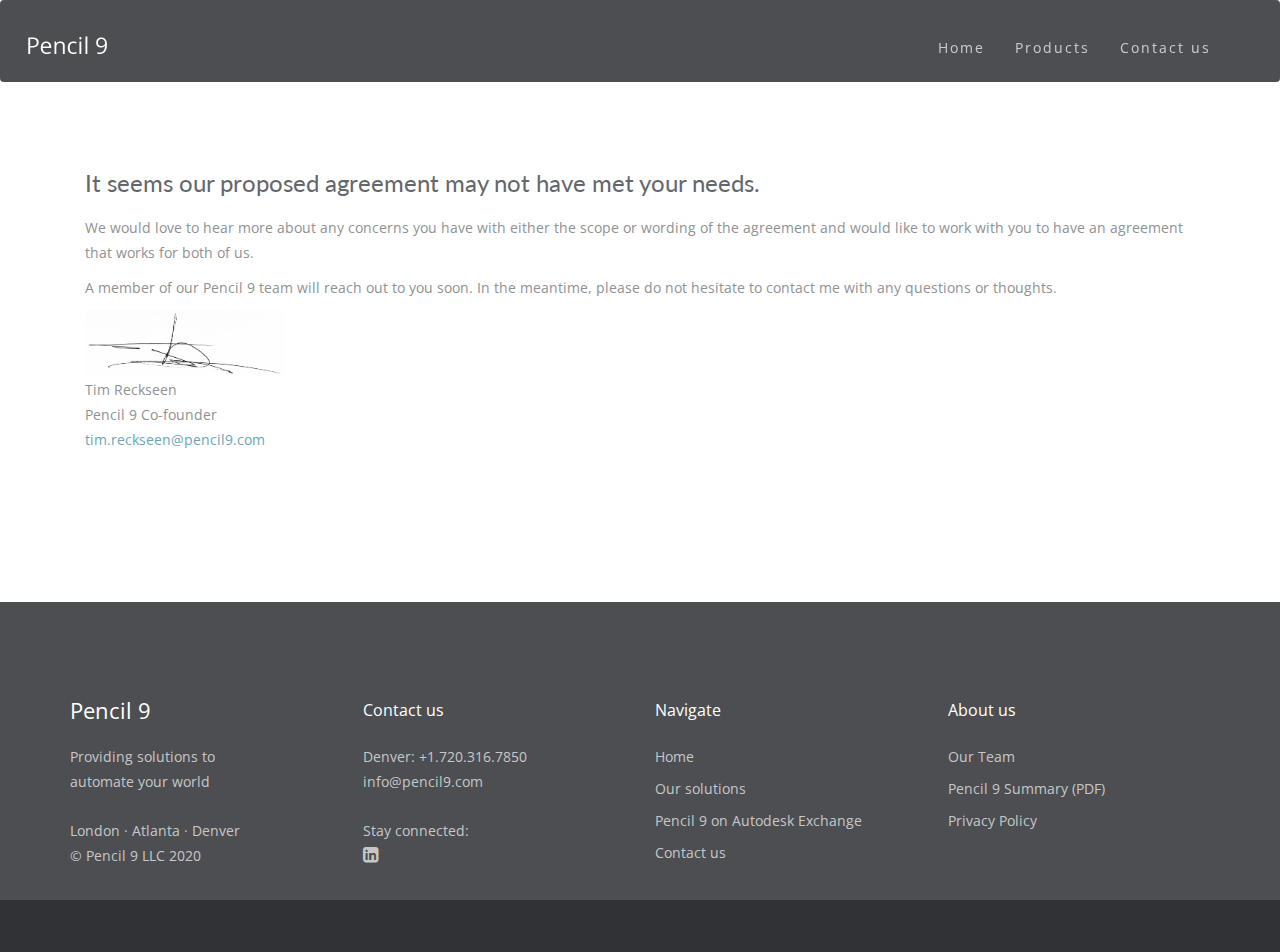
<file: Pencil 9/contract-decline.html>
<!DOCTYPE html>

<html lang="en">
 	<head>
		<title>Pencil 9 - Contract Decline</title>
		<meta charset="utf-8">
		<!--[if IE]><meta http-equiv="X-UA-Compatible" content="IE=edge"><![endif]-->
		<meta name="robots" content="index, follow" > 
		<meta name="keywords" content="HTML5 Template" > 
		<meta name="description" content="Pencil 9 - Contract Sign" > 
		<meta name="viewport" content="width=device-width, initial-scale=1, maximum-scale=1">
		
    <!-- FAVICONS -->
    <link rel="icon" href="https://www.pencil9.com/favicon.png">
		
<!-- CSS -->

    <!-- FLEXSLIDER SLIDER CSS -->
		<link rel="stylesheet" type="text/css" href="css/flexslider.css"  >

    <!-- BOOTSTRAP -->
		<link rel="stylesheet" href="css/bootstrap.min.css"> 
	
    <!-- GOOGLE FONT -->		
		<link href='https://fonts.googleapis.com/css?family=Lato:300,400,700%7COpen+Sans:400,300,700' rel='stylesheet' type='text/css'>
  
    <!-- ICONS ELEGANT FONT & FONT AWESOME & LINEA ICONS -->		
		<link rel="stylesheet" href="css/icons-fonts.css" >	
	
    <!-- CSS THEME -->		
		<link rel="stylesheet" href="css/style.css" >

    <!-- ANIMATE -->	
		<link rel='stylesheet' href="css/animate.min.css">
		
    <!-- IE Warning CSS -->
		<!--[if lte IE 8]><link rel="stylesheet" type="text/css" href="css/ie-warning.css" ><![endif]-->
		<!--[if lte IE 8]><link rel="stylesheet" type="text/css" href="css/ie8-fix.css" ><![endif]-->
    
    <!-- Magnific popup  in style.css	Owl Carousel Assets in style.css -->		
	
<!-- CSS end -->

<!-- JS begin some js files in bottom of file-->
		
		<!-- HTML5 Shim and Respond.js IE8 support of HTML5 elements and media queries -->
		<!-- WARNING: Respond.js doesn't work if you view the page via file:// -->
		<!--[if lt IE 9]>
		  <script src="https://oss.maxcdn.com/libs/html5shiv/3.7.0/html5shiv.js"></script>
		  <script src="https://oss.maxcdn.com/libs/respond.js/1.4.2/respond.min.js"></script>
		<![endif]-->
		
    <!-- Modernizr -->
    <!-- <script src="js/modernizr.js"></script> -->
		
	</head>
	<body>
	
		<!-- LOADER -->	
		<div id="loader-overflow">
      <div id="loader3">Please enable JS</div>
    </div>	

		<div id="wrap" class="boxed ">
			<div class="grey-bg"> <!-- Grey BG  -->	
				
				<!--[if lte IE 8]>
				<div id="ie-container">
					<div id="ie-cont-close">
						<a href='#' onclick='javascript&#058;this.parentNode.parentNode.style.display="none"; return false;'><img src='images/ie-warn/ie-warning-close.jpg' style='border: none;' alt='Close'></a>
					</div>
					<div id="ie-cont-content" >
						<div id="ie-cont-warning">
							<img src='images/ie-warn/ie-warning.jpg' alt='Warning!'>
						</div>
						<div id="ie-cont-text" >
							<div id="ie-text-bold">
								You are using an outdated browser
							</div>
							<div id="ie-text">
								For a better experience using this site, please upgrade to a modern web browser.
							</div>
						</div>
						<div id="ie-cont-brows" >
							<a href='http://www.firefox.com' target='_blank'><img src='images/ie-warn/ie-warning-firefox.jpg' alt='Download Firefox'></a>
							<a href='http://www.opera.com/download/' target='_blank'><img src='images/ie-warn/ie-warning-opera.jpg' alt='Download Opera'></a>
							<a href='http://www.apple.com/safari/download/' target='_blank'><img src='images/ie-warn/ie-warning-safari.jpg' alt='Download Safari'></a>
							<a href='http://www.google.com/chrome' target='_blank'><img src='images/ie-warn/ie-warning-chrome.jpg' alt='Download Google Chrome'></a>
						</div>
					</div>
				</div>
				<![endif]-->
				
				<!-- HEADER 1 BLACK MOBILE-NO-TRANSPARENT -->
				<header id="nav" class="header header-1 black-header mobile-no-transparent">
					<div class="header-wrapper">
						<div class="container-m-30 clearfix">
							<div class="logo-row">
				
								<!-- LOGO -->
								<div class="logo-container-2">
									<div class="logo-2">
										<a href="index.html" class="clearfix">
											<!--<img src="images/logo-white.png" class="logo-img" alt="Logo">-->
											<img src="images/pen9-logo-white-no-icon.png" class="logo-img" alt="Logo">
										</a>
									</div>
								</div>
								<!-- BUTTON -->
								<div class="menu-btn-respons-container">
									<button type="button" class="navbar-toggle btn-navbar collapsed" data-toggle="collapse"
										data-target="#main-menu .navbar-collapse">
										<span aria-hidden="true" class="icon_menu hamb-mob-icon"></span>
									</button>
								</div>
							</div>
						</div>
				
						<!-- MAIN MENU CONTAINER -->
						<div class="main-menu-container">
				
							<div class="container-m-30 clearfix">
				
								<!-- MAIN MENU -->
								<div id="main-menu">
									<div class="navbar navbar-default" role="navigation">
				
										<!-- MAIN MENU LIST -->
										<nav class="collapse collapsing navbar-collapse right-1024">
											<ul class="nav navbar-nav">
				
												<!-- MENU ITEM -->
												<li class="parent">
													<a href="index.html"><div class="main-menu-title">Home</div></a>
													<ul class="sub">
													<li><a href="index.html#products-development">Our solutions</a></li>
													<li><a href="index.html#about-us">Our team</a></li>
													<li><a href="index.html#contact">Contact us</a></li>
													</ul>
												</li>
							
													<!-- MENU ITEM -->
													<li class="parent">
													<a href=""><div class="main-menu-title">Products</div></a>
													<ul class="sub">
													<li><a href="harmony.html">Harmony</a></li>
													</ul>
												</li>
				
												<!-- CONTACT US MENU ITEM -->
												<li>
													<a href="index.html#contact">
													<div class="main-menu-title">Contact us</div>
													</a>
												</li>

											</ul>
				
										</nav>
				
									</div>
								</div>
								<!-- END main-menu -->
				
							</div>
							<!-- END container-m-30 -->
				
						</div>
						<!-- END main-menu-container -->
				
						<!-- SEARCH READ DOCUMENTATION
									  <ul class="cd-header-buttons">
										  <li><a class="cd-search-trigger" href="#cd-search"><span></span></a></li>
									  </ul>
									  <div id="cd-search" class="cd-search">
										  <form class="form-search" id="searchForm" action="page-search-results.html" method="get">
											  <input type="text" value="" name="q" id="q" placeholder="Search...">
										  </form>
							</div>
						  -->
				
					</div>
					<!-- END header-wrapper -->
				
				</header>

        <!-- PAGE TITLE SMALL
        <div class="page-title-cont page-title-small grey-light-bg">
          <div class="relative container align-left">
            <div class="row">
              
              <div class="col-md-8">
                <h1 class="page-title">Thank You <span class="fa fa-comments-o" style="color:#5097ac;"></span></h1>
              </div>
              
              <div class="col-md-4">
                <div class="breadcrumbs">
                  <a href="index.html">HOME</a><span class="slash-divider">/</span><span class="bread-current">CONTRACT DECLINE</span>
                </div>
              </div>
              
            </div>
          </div>
        </div>-->

        <!-- CONTAINER -->
        <div class="container p-140-cont">
            <div class="col-md-12">
              <h3>It seems our proposed agreement may not have met your needs.</h3>
              <p>We would love to hear more about any concerns you have with either the scope or wording of
				  the agreement and would like to work with you to have an agreement that works for both of us.</p>
				  A member of our Pencil 9 team will reach out to you soon. In the meantime, please do not hesitate to contact me with any questions or thoughts.
			  </p>
              <p>
                <img src="images/signature-reckseen.jpg" width="200px"><br />
                Tim Reckseen<br />
				Pencil 9 Co-founder<br />
				<a href="mailto:tim.reckseen@pencil9.com" style="color: #5097ac; text-decoration: none;">tim.reckseen@pencil9.com</a>
              </p>
            </div>
          </div>
        </div>

        <div id="footer-offset">  

          <!-- FOOTER -->
          <footer id="footer3" class="page-section pt-80 footer2-black">
        <div class="container">
          <div class="row">
          
          <div class="col-md-3 col-sm-3 widget">
            <h4 style="font-weight: normal; font-size: 22px;">Pencil 9</h4>
            <div class="footer-2-text-cont">
              <span class="footer-slogan">Providing solutions to<br />
              automate your world</span>
            </div>
            <div class="footer-2-text-cont">
            London &middot Atlanta &middot Denver<br />
            <span class="footer-text">&copy; Pencil 9 LLC 2020</span>
            </div>
          </div>
          
          <div class="col-md-3 col-sm-3 widget">
            <h4 style="font-weight: normal; font-size: 16px;">Contact us</h4>
            <div class="footer-2-text-cont">
            Denver: +1.720.316.7850<br />
            <a class="a-text" href="mailto:info@pencil9.com">info@pencil9.com</a>
            </div>
    
            <div class="footer-2-text-cont">
            Stay connected: <br />
            <a href="https://www.linkedin.com/company/pencil-9" title="LinkedIn" target="_blank"><i class="fa fa-linkedin-square" style="font-size: large;"></i></a>
            </div>
          </div>
          
          <div class="col-md-3 col-sm-3 widget">
            <h4 style="font-weight: normal; font-size: 16px;">Navigate</h4>
            <ul class="links-list a-text-cont">
            <li><a href="index.html">Home</a></li>
            <li><a href="index.html#products-services">Our solutions</a></li>
            <li><a href="https://apps.autodesk.com/All/en/List/Search?isAppSearch=True&searchboxstore=All&facet=&collection=&sort=&query=pencil+9" target="_blank">Pencil 9 on Autodesk Exchange</a></li>
			<li><a href="index.html#contact">Contact us</a></li>	
		</ul>
          </div>
          
          <div class="col-md-3 col-sm-3 widget">
            <h4 style="font-weight: normal; font-size: 16px;">About us</h4>
            <ul class="links-list a-text-cont" >
			<li><a href="index.html#about-us">Our Team</a></li>
			<li><a href="pencil9-summary.pdf" target="_blank">Pencil 9 Summary (PDF)</a></li>
            <li><a href="privacy.html">Privacy Policy</a></li>
            </ul>
          </div>
          </div>
        </div>
        </footer>
        <!-- END FOOTER -->
    
            <!-- BACK TO TOP -->
            <p id="back-top">
        <a href="#top" title="Back to Top"><span class="icon icon-arrows-up"></span></a>
        </p>
             
        </div><!-- End BG -->	
      </div><!-- End wrap -->	


			
<!-- JS begin -->

		<!-- jQuery  -->
		<script src="js/jquery-1.11.2.min.js"></script>

		<!-- Include all compiled plugins (below), or include individual files as needed -->
    <script src="js/bootstrap.min.js"></script>		

		<!-- MAGNIFIC POPUP -->
		<script src='js/jquery.magnific-popup.min.js'></script>
    
    <!-- PORTFOLIO SCRIPTS -->
    <script src="js/imagesloaded.pkgd.min.js"></script>
    
    <!-- COUNTER -->
    <script src="js/jquery.countTo.js"></script>
    
    <!-- APPEAR -->    
    <script src="js/jquery.appear.js"></script>
    
    <!-- OWL CAROUSEL -->    
    <script src="js/owl.carousel.min.js"></script>
    
    <!-- MAIN SCRIPT -->
		<script src="js/main.js"></script>
    
<!-- JS end -->	
	
	</body>
</html>
</file>
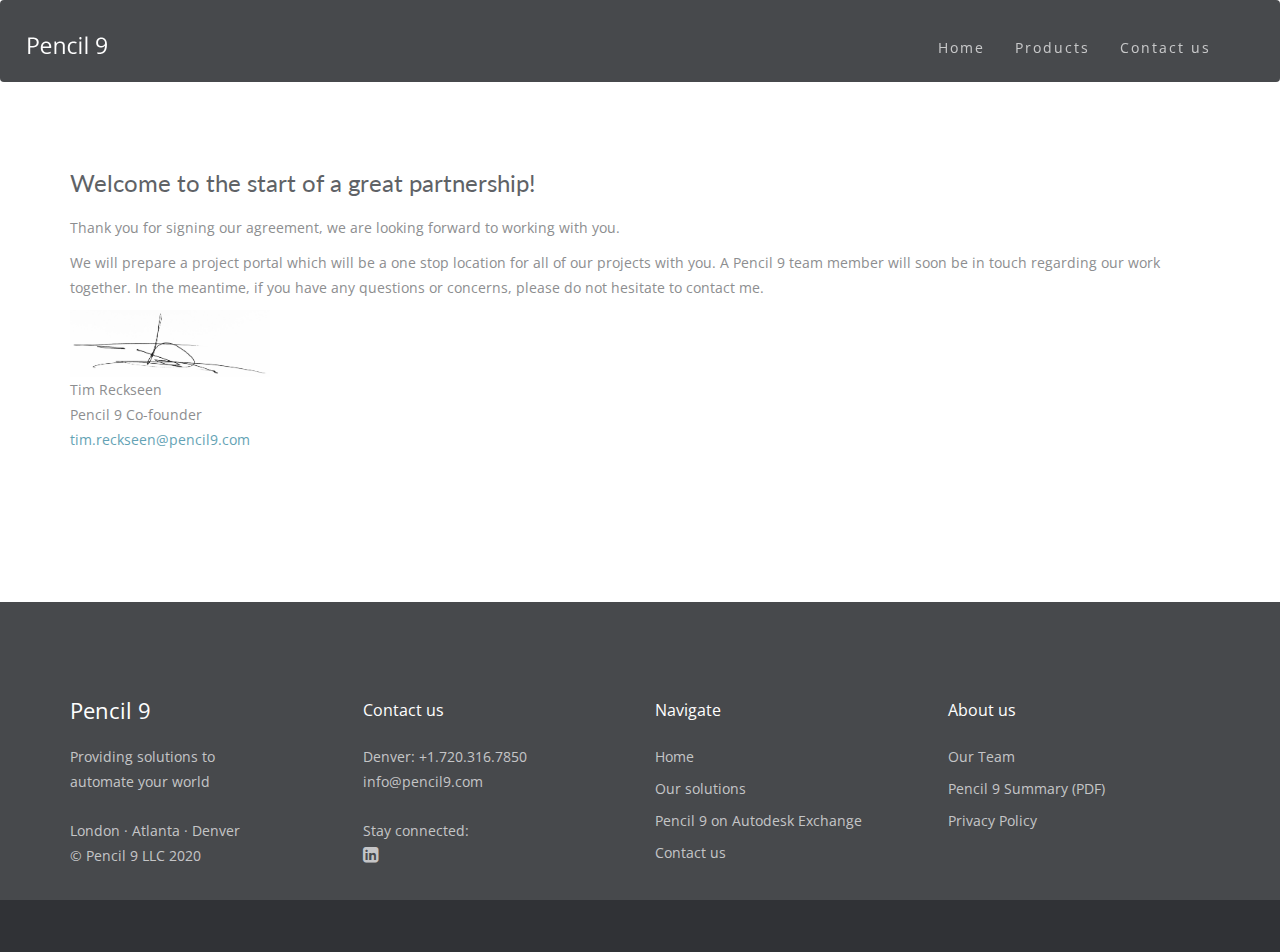
<file: Pencil 9/contract-sign.html>
<!DOCTYPE html>

<html lang="en">
 	<head>
		<title>Pencil 9 - Contract Sign</title>
		<meta charset="utf-8">
		<!--[if IE]><meta http-equiv="X-UA-Compatible" content="IE=edge"><![endif]-->
		<meta name="robots" content="index, follow" > 
		<meta name="keywords" content="HTML5 Template" > 
		<meta name="description" content="Pencil 9 - Contract Sign" > 
		<meta name="viewport" content="width=device-width, initial-scale=1, maximum-scale=1">
		
    <!-- FAVICONS -->
    <link rel="icon" href="https://www.pencil9.com/favicon.png">
		
<!-- CSS -->

    <!-- FLEXSLIDER SLIDER CSS -->
		<link rel="stylesheet" type="text/css" href="css/flexslider.css"  >

    <!-- BOOTSTRAP -->
		<link rel="stylesheet" href="css/bootstrap.min.css"> 
	
    <!-- GOOGLE FONT -->		
		<link href='https://fonts.googleapis.com/css?family=Lato:300,400,700%7COpen+Sans:400,300,700' rel='stylesheet' type='text/css'>
  
    <!-- ICONS ELEGANT FONT & FONT AWESOME & LINEA ICONS -->		
    <link rel="stylesheet" href="css/icons-fonts.css" >
    <link rel="stylesheet" href="https://cdnjs.cloudflare.com/ajax/libs/font-awesome/4.7.0/css/font-awesome.min.css">
	
    <!-- CSS THEME -->		
		<link rel="stylesheet" href="css/style.css" >

    <!-- ANIMATE -->	
		<link rel='stylesheet' href="css/animate.min.css">
		
    <!-- IE Warning CSS -->
		<!--[if lte IE 8]><link rel="stylesheet" type="text/css" href="css/ie-warning.css" ><![endif]-->
		<!--[if lte IE 8]><link rel="stylesheet" type="text/css" href="css/ie8-fix.css" ><![endif]-->
    
    <!-- Magnific popup  in style.css	Owl Carousel Assets in style.css -->		
	
<!-- CSS end -->

<!-- JS begin some js files in bottom of file-->
		
		<!-- HTML5 Shim and Respond.js IE8 support of HTML5 elements and media queries -->
		<!-- WARNING: Respond.js doesn't work if you view the page via file:// -->
		<!--[if lt IE 9]>
		  <script src="https://oss.maxcdn.com/libs/html5shiv/3.7.0/html5shiv.js"></script>
		  <script src="https://oss.maxcdn.com/libs/respond.js/1.4.2/respond.min.js"></script>
		<![endif]-->
		
    <!-- Modernizr -->
    <!-- <script src="js/modernizr.js"></script> -->
		
	</head>
	<body>
	
		<!-- LOADER -->	
		<div id="loader-overflow">
      <div id="loader3">Please enable JS</div>
    </div>	

		<div id="wrap" class="boxed ">
			<div class="grey-bg"> <!-- Grey BG  -->	
				
				<!--[if lte IE 8]>
				<div id="ie-container">
					<div id="ie-cont-close">
						<a href='#' onclick='javascript&#058;this.parentNode.parentNode.style.display="none"; return false;'><img src='images/ie-warn/ie-warning-close.jpg' style='border: none;' alt='Close'></a>
					</div>
					<div id="ie-cont-content" >
						<div id="ie-cont-warning">
							<img src='images/ie-warn/ie-warning.jpg' alt='Warning!'>
						</div>
						<div id="ie-cont-text" >
							<div id="ie-text-bold">
								You are using an outdated browser
							</div>
							<div id="ie-text">
								For a better experience using this site, please upgrade to a modern web browser.
							</div>
						</div>
						<div id="ie-cont-brows" >
							<a href='http://www.firefox.com' target='_blank'><img src='images/ie-warn/ie-warning-firefox.jpg' alt='Download Firefox'></a>
							<a href='http://www.opera.com/download/' target='_blank'><img src='images/ie-warn/ie-warning-opera.jpg' alt='Download Opera'></a>
							<a href='http://www.apple.com/safari/download/' target='_blank'><img src='images/ie-warn/ie-warning-safari.jpg' alt='Download Safari'></a>
							<a href='http://www.google.com/chrome' target='_blank'><img src='images/ie-warn/ie-warning-chrome.jpg' alt='Download Google Chrome'></a>
						</div>
					</div>
				</div>
				<![endif]-->
				
				<!-- HEADER 1 BLACK MOBILE-NO-TRANSPARENT -->
				<header id="nav" class="header header-1 black-header mobile-no-transparent">
					<div class="header-wrapper">
						<div class="container-m-30 clearfix">
							<div class="logo-row">
				
								<!-- LOGO -->
								<div class="logo-container-2">
									<div class="logo-2">
										<a href="index.html" class="clearfix">
											<!--<img src="images/logo-white.png" class="logo-img" alt="Logo">-->
											<img src="images/pen9-logo-white-no-icon.png" class="logo-img" alt="Logo">
										</a>
									</div>
								</div>
								<!-- BUTTON -->
								<div class="menu-btn-respons-container">
									<button type="button" class="navbar-toggle btn-navbar collapsed" data-toggle="collapse"
										data-target="#main-menu .navbar-collapse">
										<span aria-hidden="true" class="icon_menu hamb-mob-icon"></span>
									</button>
								</div>
							</div>
						</div>
				
						<!-- MAIN MENU CONTAINER -->
						<div class="main-menu-container">
				
							<div class="container-m-30 clearfix">
				
								<!-- MAIN MENU -->
								<div id="main-menu">
									<div class="navbar navbar-default" role="navigation">
				
										<!-- MAIN MENU LIST -->
										<nav class="collapse collapsing navbar-collapse right-1024">
											<ul class="nav navbar-nav">
				
												<!-- MENU ITEM -->
												<li class="parent">
													<a href="index.html"><div class="main-menu-title">Home</div></a>
													<ul class="sub">
													<li><a href="index.html#products-development">Our solutions</a></li>
													<li><a href="index.html#about-us">Our team</a></li>
													<li><a href="index.html#contact">Contact us</a></li>
													</ul>
												</li>
							
													<!-- MENU ITEM -->
													<li class="parent">
													<a href=""><div class="main-menu-title">Products</div></a>
													<ul class="sub">
													<li><a href="harmony.html">Harmony</a></li>
													</ul>
												</li>

												<!-- CONTACT US MENU ITEM -->
												<li>
												<a href="index.html#contact">
													<div class="main-menu-title">Contact us</div>
												</a>
												</li>
				
											</ul>
				
										</nav>
				
									</div>
								</div>
								<!-- END main-menu -->
				
							</div>
							<!-- END container-m-30 -->
				
						</div>
						<!-- END main-menu-container -->
				
						<!-- SEARCH READ DOCUMENTATION
									  <ul class="cd-header-buttons">
										  <li><a class="cd-search-trigger" href="#cd-search"><span></span></a></li>
									  </ul>
									  <div id="cd-search" class="cd-search">
										  <form class="form-search" id="searchForm" action="page-search-results.html" method="get">
											  <input type="text" value="" name="q" id="q" placeholder="Search...">
										  </form>
							</div>
						  -->
				
					</div>
					<!-- END header-wrapper -->
				
				</header>

        <!-- PAGE TITLE SMALL
        <div class="page-title-cont page-title-small grey-light-bg">
          <div class="relative container align-left">
            <div class="row">
              
              <div class="col-md-8">
                <h1 class="page-title">Thank You <span class="fa fa-handshake-o" style="color:#5097ac;"></span></h1>
              </div>
              
              <div class="col-md-4">
                <div class="breadcrumbs">
                  <a href="index.html">HOME</a><span class="slash-divider">/</span><span class="bread-current">CONTRACT SIGN</span>
                </div>
              </div>
              
            </div>
          </div>
        </div>-->

        <!-- CONTAINER -->
        <div class="container p-140-cont">
          <div class="row">
            <div class="col-md-12">
              <h3>Welcome to the start of a great partnership!</h3>
              <p>Thank you for signing our agreement, we are looking forward to working with you.</p>
              <p>We will prepare a project portal which will be a one stop location for all of our projects with you.
                A Pencil 9 team member will soon be in touch regarding our work together. In the meantime, if you have any questions or concerns, please do not hesitate to contact me.
              </p>
              <p>
                <img src="images/signature-reckseen.jpg" width="200px"><br />
                Tim Reckseen<br />
				Pencil 9 Co-founder<br />
				<a href="mailto:tim.reckseen@pencil9.com" style="color: #5097ac; text-decoration: none;">tim.reckseen@pencil9.com</a>
              </p>
            </div>
          </div>
        </div>

        <div id="footer-offset">  

          <!-- FOOTER -->
          <footer id="footer3" class="page-section pt-80 footer2-black">
        <div class="container">
          <div class="row">
          
          <div class="col-md-3 col-sm-3 widget">
            <h4 style="font-weight: normal; font-size: 22px;">Pencil 9</h4>
            <div class="footer-2-text-cont">
              <span class="footer-slogan">Providing solutions to<br />
              automate your world</span>
            </div>
            <div class="footer-2-text-cont">
            London &middot Atlanta &middot Denver<br />
            <span class="footer-text">&copy; Pencil 9 LLC 2020</span>
            </div>
          </div>
          
          <div class="col-md-3 col-sm-3 widget">
            <h4 style="font-weight: normal; font-size: 16px;">Contact us</h4>
            <div class="footer-2-text-cont">
            Denver: +1.720.316.7850<br />
            <a class="a-text" href="mailto:info@pencil9.com">info@pencil9.com</a>
            </div>
    
            <div class="footer-2-text-cont">
            Stay connected: <br />
            <a href="https://www.linkedin.com/company/pencil-9" title="LinkedIn" target="_blank"><i class="fa fa-linkedin-square" style="font-size: large;"></i></a>
            </div>
          </div>
          
          <div class="col-md-3 col-sm-3 widget">
            <h4 style="font-weight: normal; font-size: 16px;">Navigate</h4>
            <ul class="links-list a-text-cont">
            <li><a href="index.html">Home</a></li>
            <li><a href="index.html#products-services">Our solutions</a></li>
            <li><a href="https://apps.autodesk.com/All/en/List/Search?isAppSearch=True&searchboxstore=All&facet=&collection=&sort=&query=pencil+9" target="_blank">Pencil 9 on Autodesk Exchange</a></li>
			<li><a href="index.html#contact">Contact us</a></li>
		</ul>
          </div>
          
          <div class="col-md-3 col-sm-3 widget">
            <h4 style="font-weight: normal; font-size: 16px;">About us</h4>
            <ul class="links-list a-text-cont" >
			<li><a href="index.html#about-us">Our Team</a></li>
			<li><a href="pencil9-summary.pdf" target="_blank">Pencil 9 Summary (PDF)</a></li>
            <li><a href="privacy.html">Privacy Policy</a></li>
            </ul>
          </div>
          </div>
        </div>
        </footer>
        <!-- END FOOTER -->
    
            <!-- BACK TO TOP -->
            <p id="back-top">
        <a href="#top" title="Back to Top"><span class="icon icon-arrows-up"></span></a>
        </p>
             
        </div><!-- End BG -->	
      </div><!-- End wrap -->	


			
<!-- JS begin -->

		<!-- jQuery  -->
		<script src="js/jquery-1.11.2.min.js"></script>

		<!-- Include all compiled plugins (below), or include individual files as needed -->
    <script src="js/bootstrap.min.js"></script>		

		<!-- MAGNIFIC POPUP -->
		<script src='js/jquery.magnific-popup.min.js'></script>
    
    <!-- PORTFOLIO SCRIPTS -->
    <script src="js/imagesloaded.pkgd.min.js"></script>
    
    <!-- COUNTER -->
    <script src="js/jquery.countTo.js"></script>
    
    <!-- APPEAR -->    
    <script src="js/jquery.appear.js"></script>
    
    <!-- OWL CAROUSEL -->    
    <script src="js/owl.carousel.min.js"></script>
    
    <!-- MAIN SCRIPT -->
		<script src="js/main.js"></script>
    
<!-- JS end -->	
	
	</body>
</html>
</file>
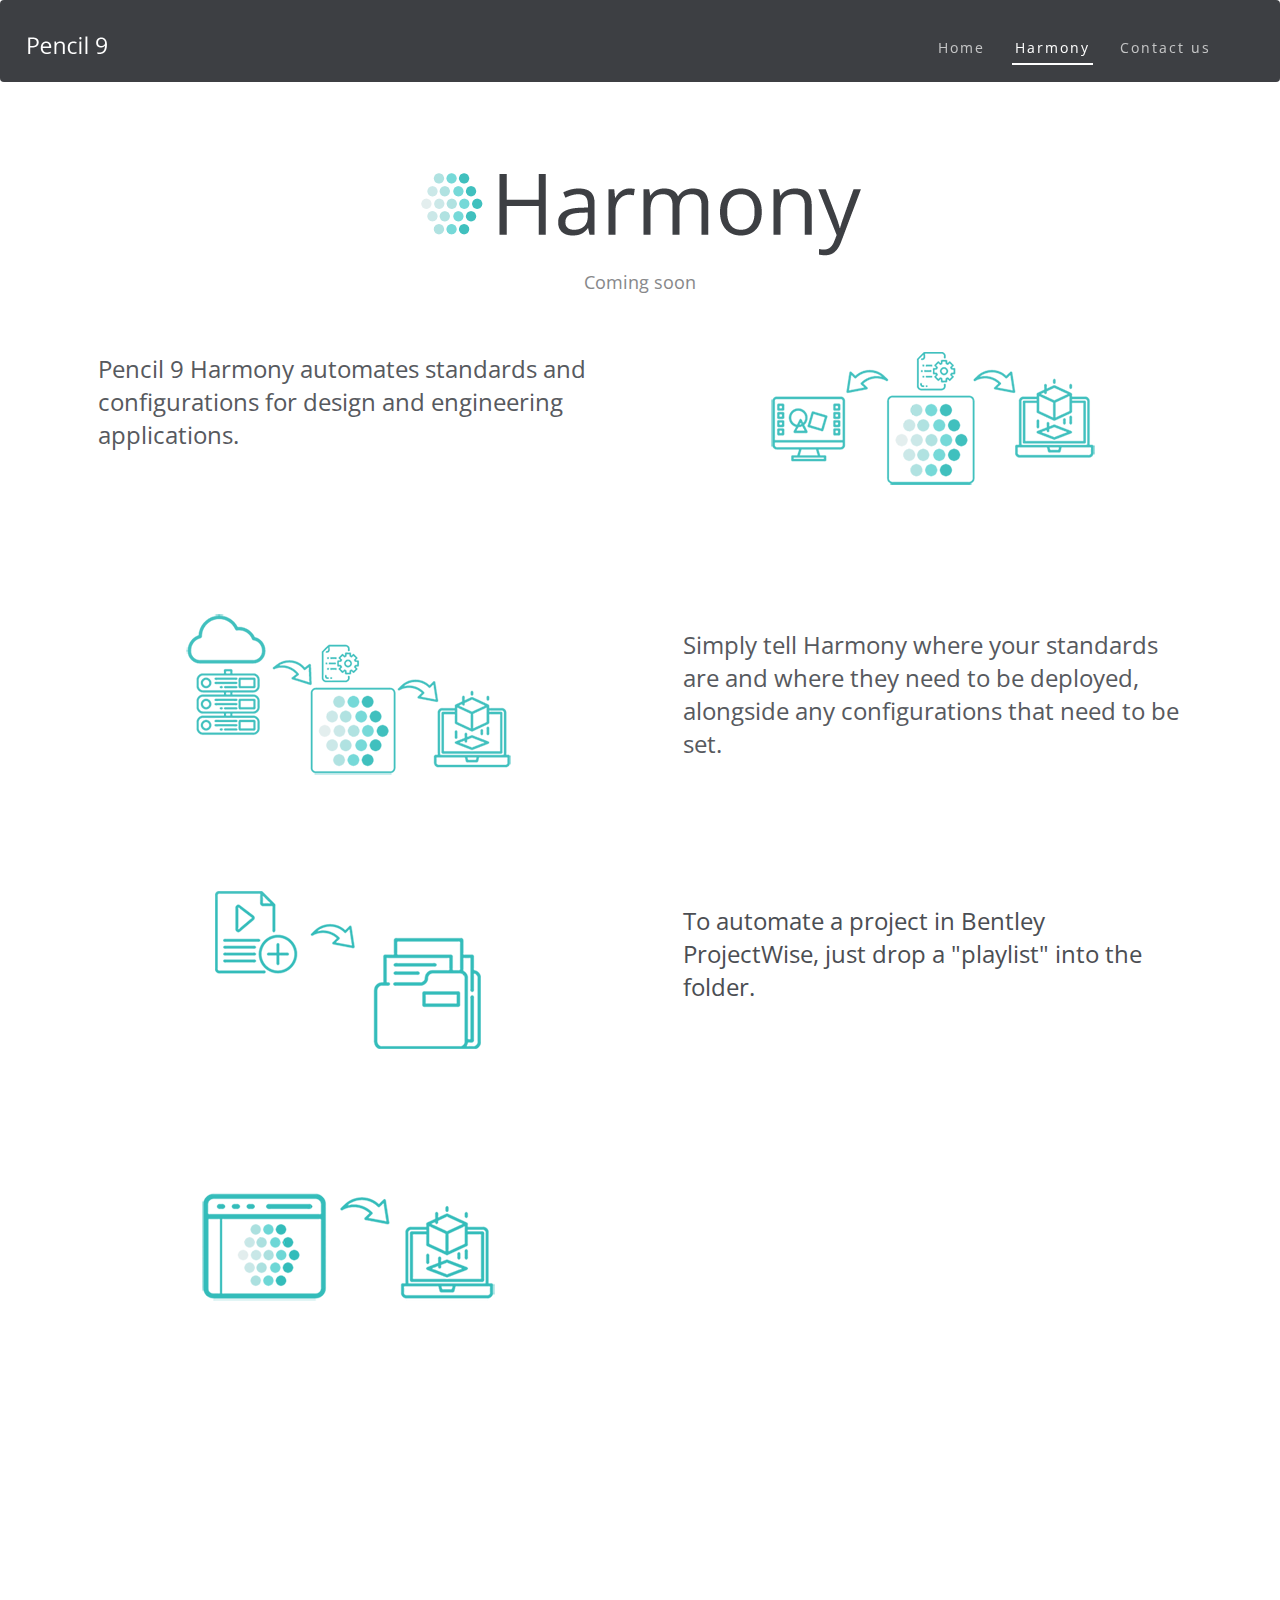
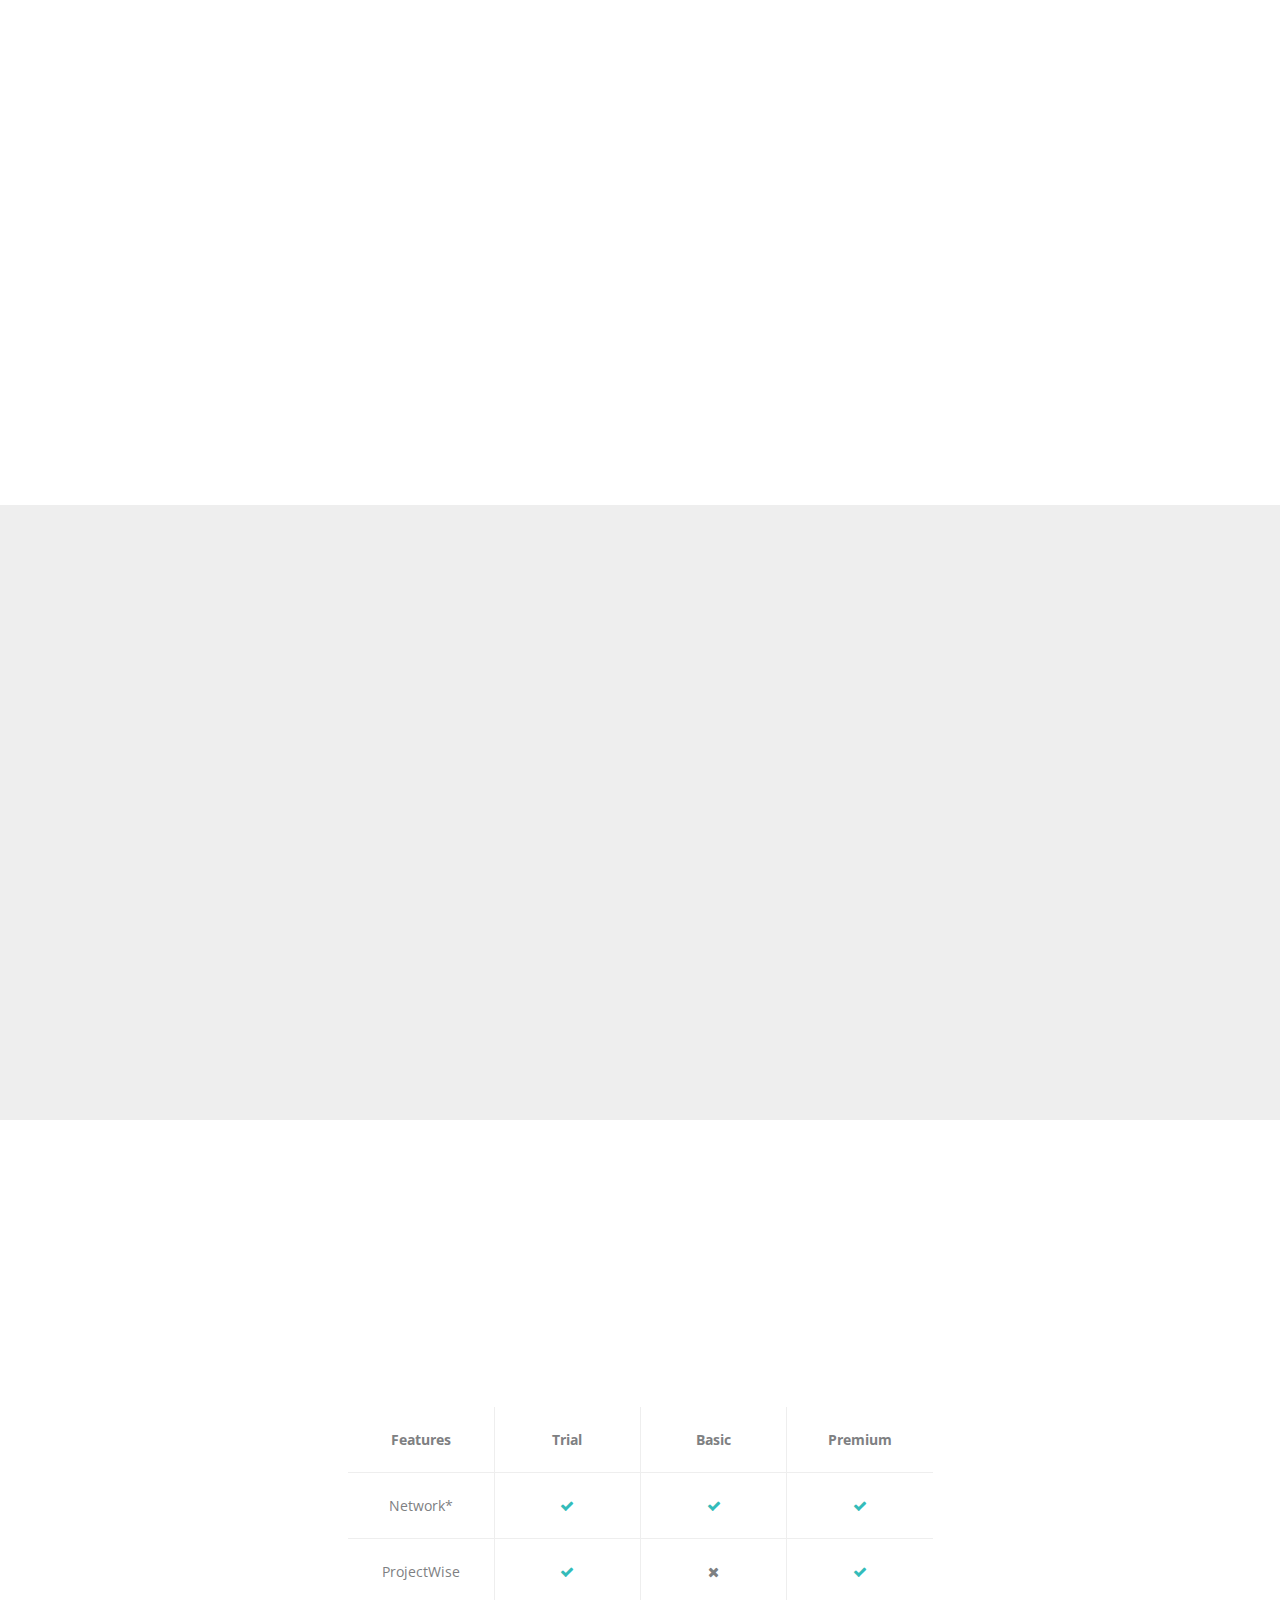
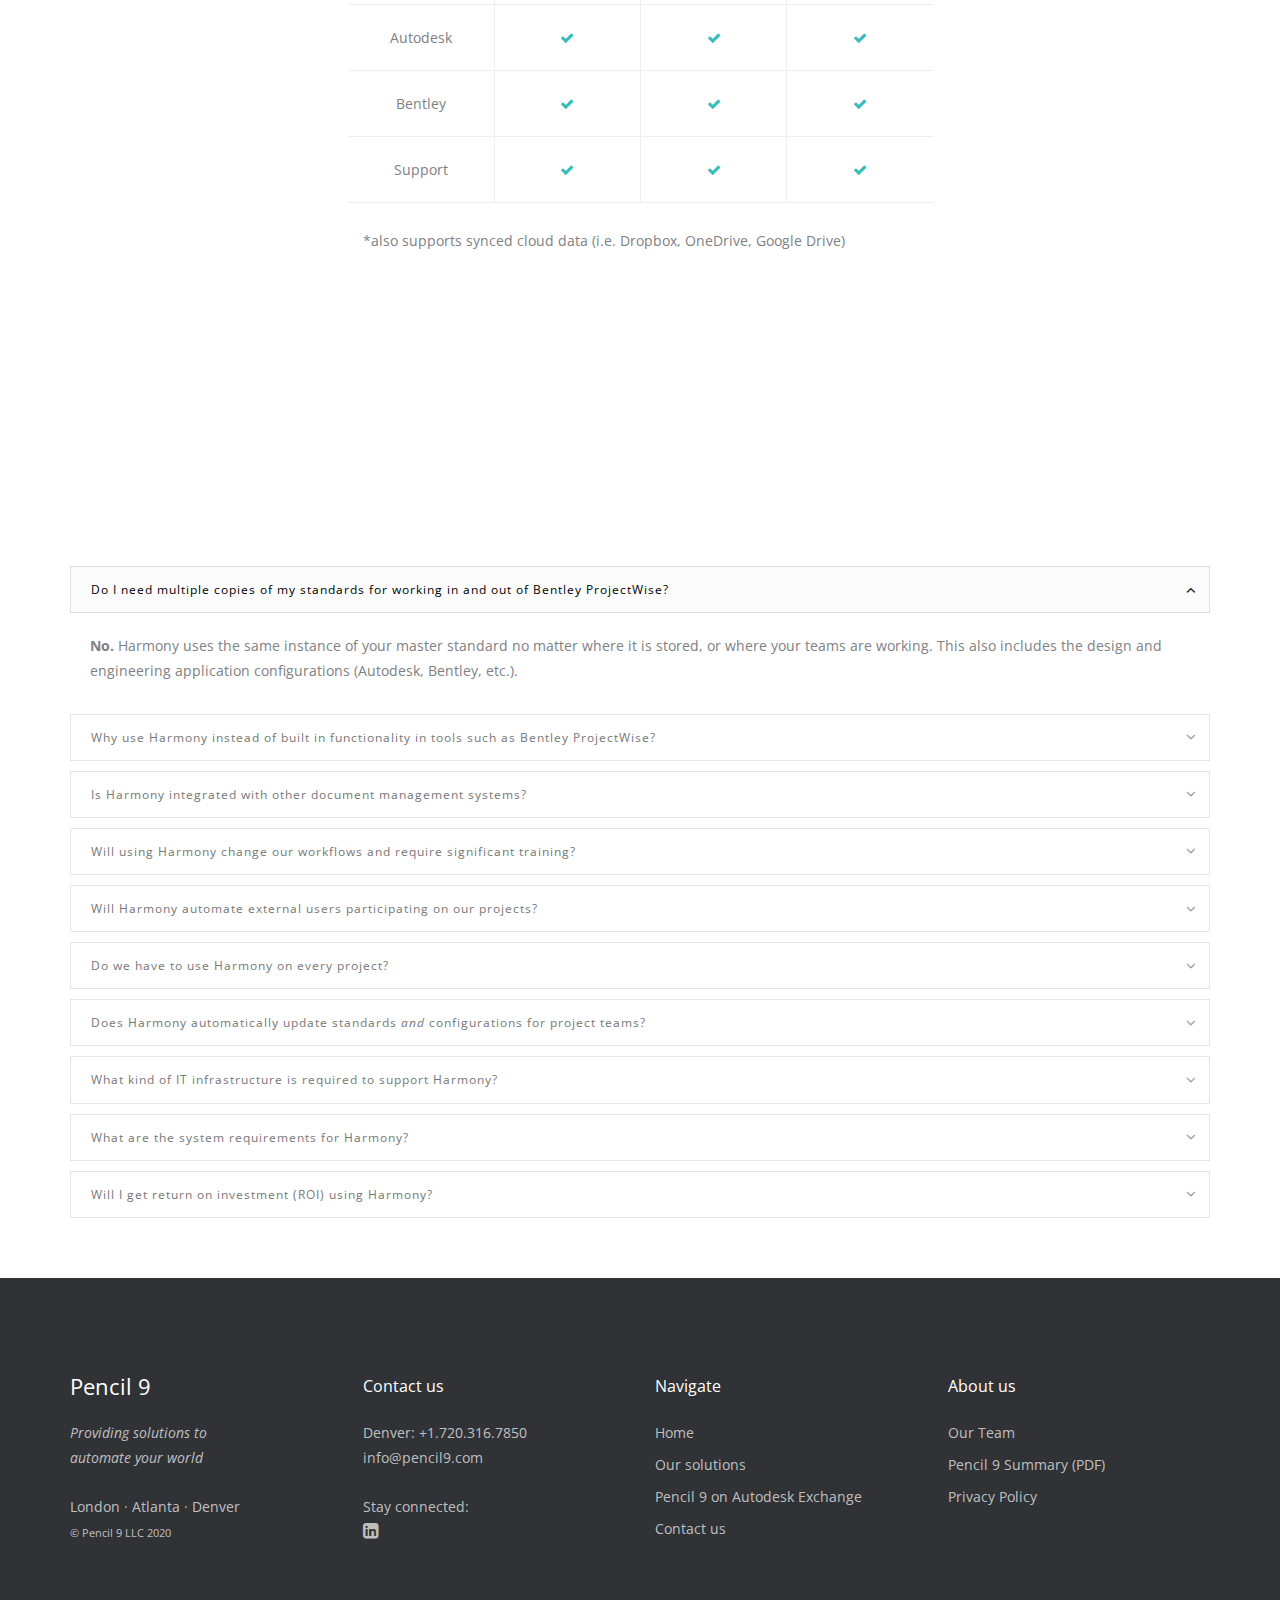
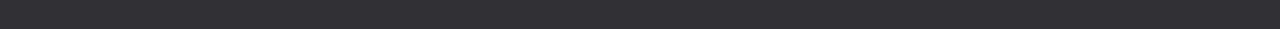
<file: Pencil 9/harmony.html>
<!DOCTYPE html>

<html lang="en">
 	<head>
		<title>Pencil 9 - Harmony</title>
		<meta charset="utf-8">
		<!--[if IE]><meta http-equiv="X-UA-Compatible" content="IE=edge"><![endif]-->
		<meta name="robots" content="index, follow" > 
		<meta name="keywords" content="CAD Standards automate" > 
		<meta name="description" content="Pencil 9 - Harmony" > 
		<meta name="viewport" content="width=device-width, initial-scale=1, maximum-scale=1">
		
		<!-- FAVICONS -->
    <link rel="icon" href="https://www.pencil9.com/favicon.png">

    <!-- OPEN GRAPH -->
    <meta property="og:title" content="Providing solutions to automate your world" />
    <meta property="og:url" content="https://www.pencil9.com" />
    <meta property="og:type" content="website" />
    <meta property="og:description" content="Consulting | Development | Support" />
    <meta property="og:image" content="images/pencil9-og-image.jpg" />

<!-- CSS -->
    <!-- FLEXSLIDER SLIDER CSS -->
		<link rel="stylesheet" type="text/css" href="css/flexslider.css"  >

    <!-- BOOTSTRAP -->
		<link rel="stylesheet" href="css/bootstrap.min.css"> 
	
    <!-- GOOGLE FONT -->		
		<link href='https://fonts.googleapis.com/css?family=Lato:300,400,700%7COpen+Sans:400,300,700' rel='stylesheet' type='text/css'>
  
    <!-- ICONS ELEGANT FONT & FONT AWESOME & LINEA ICONS -->		
		<link rel="stylesheet" href="css/icons-fonts.css" >	
	
    <!-- CSS THEME -->		
    <link rel="stylesheet" href="css/style.css" >
    <link rel="stylesheet" href="css/style-pen9.css" >

    <!-- ANIMATE -->	
		<link rel='stylesheet' href="css/animate.min.css">
		
    <!-- IE Warning CSS -->
		<!--[if lte IE 8]><link rel="stylesheet" type="text/css" href="css/ie-warning.css" ><![endif]-->
		<!--[if lte IE 8]><link rel="stylesheet" type="text/css" href="css/ie8-fix.css" ><![endif]-->
    
    <!-- Magnific popup  in style.css	Owl Carousel Assets in style.css -->		
	
<!-- CSS end -->

<!-- JS begin some js files in bottom of file-->
		
		<!-- HTML5 Shim and Respond.js IE8 support of HTML5 elements and media queries -->
		<!-- WARNING: Respond.js doesn't work if you view the page via file:// -->
		<!--[if lt IE 9]>
		  <script src="https://oss.maxcdn.com/libs/html5shiv/3.7.0/html5shiv.js"></script>
		  <script src="https://oss.maxcdn.com/libs/respond.js/1.4.2/respond.min.js"></script>
		<![endif]-->
		
    <!-- Modernizr -->
    <!-- <script src="js/modernizr.js"></script> -->
		
	</head>
	<body>
	
		<!-- LOADER -->	
		<div id="loader-overflow">
      <div id="loader3">Please enable JS</div>
    </div>	

		<div id="wrap" class="boxed ">
			<div class="grey-bg"> <!-- Grey BG  -->	
						
				<!-- HEADER 1 NO-TRANSPARENT -->
				<!--<header id="nav" class="header header-1 no-transparent mobile-no-transparent">-->
        <!-- HEADER 1 BLACK MOBILE-NO-TRANSPARENT -->
        <header id="nav" class="header header-1 black-header mobile-no-transparent">
				<div class="header-wrapper">
					<div class="container-m-30 clearfix">
					  <div class="logo-row">
              <!-- LOGO --> 
              <div class="logo-container-2">
                <div class="logo-2">
                  <a href="index.html" class="clearfix">
                    <img src="images/pen9-logo-white-no-icon.png" class="logo-img" alt="Logo">
                  </a>
                </div>
              </div>
              <!-- BUTTON --> 
              <div class="menu-btn-respons-container">
                <button type="button" class="navbar-toggle btn-navbar collapsed" data-toggle="collapse" data-target="#main-menu .navbar-collapse">
                  <span aria-hidden="true" class="icon_menu hamb-mob-icon"></span>
                </button>
              </div>
            </div>
					</div>
          
					<!-- MAIN MENU CONTAINER -->
					<div class="main-menu-container">
					  <div class="container-m-30 clearfix">
							<!-- MAIN MENU -->
							<div id="main-menu">
							  <div class="navbar navbar-default" role="navigation">
									<!-- MAIN MENU LIST -->
									<nav class="collapse collapsing navbar-collapse right-1024">
                    <ul class="nav navbar-nav">
                      
                      <!-- HOME MENU ITEM -->
                      <li class="parent">
                        <a href="index.html"><div class="main-menu-title">Home</div></a>
                        <ul class="sub">
                        <li><a href="index.html#products-development">Our solutions</a></li>
                        <li><a href="index.html#about-us">Our team</a></li>
                        <li><a href="index.html#contact">Contact us</a></li>
                        </ul>
                      </li>
                      
                      <!-- HARMONY MENU ITEM -->
                      <li class="parent current">
                        <a href="">
                          <div class="main-menu-title">Harmony</div>
                        </a>
                        <ul class="sub">
                          <li><a href="#features">Features</a></li>
                          <li><a href="#solutions">Solutions</a></li>
                          <li><a href="#pricing">Pricing</a></li>
                          <li><a href="#faq">FAQ's</a></li>
                        </ul>
                      </li>
      
                      <!-- CONTACT US MENU ITEM -->
                      <li>
                        <a href="index.html#contact">
                          <div class="main-menu-title">Contact us</div>
                        </a>
                      </li>
      
                      <!-- MENU ITEM
                      <li>
                        <a href="harmony.html#howitworks">
                          <div class="main-menu-title">SUPPORT</div>
                        </a>
                      </li>-->
      
                      <!-- MENU ITEM
                      <li>
                        <a href="harmony.html#features">
                          <div class="main-menu-title">FEATURES</div>
                        </a>
                      </li>-->
                      
                      <!-- MENU ITEM
                      <li>
                        <a href="harmony.html#solutions">
                          <div class="main-menu-title">SOLUTIONS</div>
                        </a>
                      </li>-->

                      <!-- MENU ITEM
                      <li>
                        <a href="harmony.html#pricing">
                          <div class="main-menu-title">PRICING</div>
                        </a>
                      </li>-->
                      
                      <!-- MENU ITEM
                      <li>
                        <a href="harmony.html#faq">
                          <div class="main-menu-title">FAQs</div>
                        </a>
                      </li>-->
                    </ul>
									</nav>
								</div>
							</div>
							<!-- END main-menu -->
						</div>
						<!-- END container-m-30 -->
					</div>
					<!-- END main-menu-container -->
				</div>
				<!-- END header-wrapper -->
        </header>
        
        <!--TO ACCOUNT FOR BANNER -->
        <div class="page-section hide-0-1025">
          <div class="container">
            <div class="row">
              <div class="col-md-12 pt-140"></div>
            </div>
          </div>
        </div>

        <!-- Harmony banner -->
        <div class="page-section">
          <div class="container">
            <div class="row">
              <div class="col-md-12 text-center">
                <img src="images/harmony-banner.png" style="max-height:130px;">
              </div>
              <div class="harmony-coming-soon col-md-12 text-center">
                Coming soon
              </div>
            </div>
          </div>
        </div>

        <!-- OVERVIEW -->
				<div class="page-section">
					<div class="container">
						<div class="row" id="overview">

							<div class="harmony-overview col-md-6 wow fadeInLeft">
								<div class="harmony-main-text-cont">
                    <h3>Pencil 9 Harmony automates standards and configurations for design and engineering applications.</h3>
								</div>
							</div>
              
							<div class="col-md-6">
								<div class="row">
                  <div class="harmony-img equal-height"></div>
								</div>
							</div>
              
						</div>
					</div>
        </div>
        <!-- END OVERVIEW -->
        
        <!-- DIVIDER -->
        <div class="mt-30 mb-30"></div>
          
        <!-- HOW IT WORKS -->
				<div class="page-section">
					<div class="container">
						<div class="row" id="howitworks">
            
							<div class="harmony-overview col-md-6 left-50 wow fadeInRight equal-height">
									<div class="harmony-main-text-cont">
											<h3>Simply tell Harmony where your standards are and where they need to be deployed, alongside any configurations that need to be set.</h3>
									</div>
							</div>
              
              <div class="col-md-6 right-50">
								<div class="row">
									<div class="harmony-01-img equal-height"></div>
								</div>
							</div>
            </div>
            
            <!-- DIVIDER -->
            <div class="mt-30 mb-30"></div>

            <div class="row">
							
							<div class="harmony-overview col-md-6 left-50 wow fadeInRight equal-height">
									<div class="harmony-main-text-cont">
											<h3>To automate a project in Bentley ProjectWise, just drop a "playlist" into the folder.</h3>
									</div>
							</div>
              
              <div class="col-md-6 right-50">
								<div class="row">
									<div class="harmony-02-img equal-height"></div>
								</div>
							</div>
              
            </div>
            
            <!-- DIVIDER -->
            <div class="mt-30 mb-30">

            <div class="row">
							
							<div class="harmony-overview col-md-6 left-50 wow fadeInRight equal-height">
									<div class="harmony-main-text-cont">
                      <h3>If working outside Bentley ProjectWise, simply launch Harmony, set your Standard and open your application.
									</div>
							</div>
              
              <div class="col-md-6 right-50">
								<div class="row">
									<div class="harmony-03-img equal-height" ></div>
								</div>
							</div>
              
						</div>
					</div>
        </div>
        <!-- END HOW IT WORKS -->
        
        <!-- DIVIDER -->
        <div class="mt-0 mb-0" id="features"></div>
        
        <!-- FEATURES -->
				<div class="page-section fes4-cont">
					<div class="container">
            <div class="row">
              <div class="col-xs-12 col-sm-4 col-md-4">
                <div class="fes4-box wow fadeIn">
								  <h2 class="section-title"><span class="bold">Features</span></h2>
								</div>
							</div>            
							<div class="col-xs-12 col-sm-4 col-md-4">
                <div class="fes4-box wow fadeIn" data-wow-delay="200ms">
								  <div class="fes4-title-cont" >
								  	<div class="harmony-box-icon">
								  		<div class="fa fa-group"></div>
								  	</div>
								  	<h3><span class="bold">Simple</span></h3>
								  	<!--<p>For end users</p>-->
								  </div>
								  <div>
                    For users in Bentley ProjectWise - there’s no interaction required as Harmony does everything in the background.
                    For users outside Bentley ProjectWise, Harmony is simple to use and it’s 2 clicks to set a standard.
								  </div>
								</div>
							</div>
              <div class="col-xs-12 col-sm-4 col-md-4">
                <div class="fes4-box wow fadeIn" data-wow-delay="400ms">
								  <div class="fes4-title-cont" >
								  	<div class="harmony-box-icon">
								  		<div class="fa fa-cog"></div>
								  	</div>
								  	<h3><span class="bold">Easy administration</span></h3>
								  	<!--<p>For CAD & BIM Administrators</p>-->
								  </div>
								  <div>
                    Our intuitive process for setting standards means it's a breeze to get started and manage all your Standards and design applications.
                    Onboarding internal and external users couldn't be easier. Reduces setup, confusion and gives back hours each week to the project leads.
								  </div>
								</div>
							</div>
						</div>
						<div class="row">
              <div class="col-xs-12 col-sm-4 col-md-4">
                <div class="fes4-box wow fadeIn" data-wow-delay="600ms">
								  <div class="fes4-title-cont" >
								  	<div class="harmony-box-icon">
								  		<div class="fa fa-magic"></div>
								  	</div>
								  	<h3><span class="bold">Auto-updates</span></h3>
								  	<!--<p>For Standards</p>-->
								  </div>
								  <div>
                    If the contents of a Standard change, Harmony will ensure all end users are up-to-date. For the end user, they can simply continue working knowing they have the latest standards and settings applied.
                    No more emailing zip files or manual transfers.
								  </div>
								</div>
              </div>
              
              <!--
							<div class="col-xs-12 col-sm-4 col-md-4">
                <div class="fes4-box wow fadeIn" data-wow-delay="800ms" >
								  <div class="fes4-title-cont" >
								  	<div class="harmony-box-icon">
								  		<div class="fa fa-gears"></div>
								  	</div>
								  	<h3><span class="bold">CAD Configurations</span></h3>
								  </div>
								  <div>
								    Harmony automates Autodesk and Bentley applications setting everything before the application loads, specific to that project! This makes working across different projects a breeze, you’ll love working 'in Harmony'! 
								  </div>
								</div>
              </div>
            -->

            <div class="col-xs-12 col-sm-4 col-md-4">
              <div class="fes4-box wow fadeIn" data-wow-delay="1000ms">
                <div class="fes4-title-cont" >
                  <div class="harmony-box-icon">
                    <!--<div class="icon icon-basic-picture"></div>-->
                    <div class="fa fa-lock"></div>
                  </div>
                  <h3><span class="bold">Security</span></h3>
                  <!--<p>For your content</p>-->
                </div>
                <div>
                  Harmony does not access any of your content - which protects your Intellectual Property. Your standards are your own. You have full control of the source and end destinations.
                </div>
              </div>
            </div> 
              
              <div class="col-xs-12 col-sm-4 col-md-4">
                <div class="fes4-box wow fadeIn" data-wow-delay="600ms">
								  <div class="fes4-title-cont" >
								  	<div class="harmony-box-icon">
								  		<div class="fa fa-line-chart"></div>
								  	</div>
								  	<h3><span class="bold">Easy adoption</span></h3>
								  	<!--<p>For your organization</p>-->
								  </div>
								  <div>
                    This solution adapts to your infrastructure, standards and workflow. Harmony is a lightweight endpoint application and does not require IT Infrastructure or server side configurations.
                    This keeps implementation light and easy, perfect for any size organization.
								  </div>
								</div>
							</div>             
            </div>
					</div>
        </div>
        <!-- END FEATURES -->

        <!-- DIVIDER -->
        <div class="mt-0 mb-0" id="solutions"></div>

        <!-- SOLUTION BUTTONS -->
				<div class="page-section fes4-cont grey-light-bg">
					<div class="container">
            <!-- SOLUTIONS ROW 1 -->
            <div class="row">
              <div class="col-xs-12 col-sm-4 col-md-4">
                <div class="fes4-box wow fadeIn">
								  <h2 class="section-title"><span class="bold">Harmony</span></h2>
								</div>
              </div>

              <!-- ITEM 1: ...is control -->
              <div class="col-xs-12 col-sm-4 col-md-4">

                <div class="fes4-box wow fadeIn" data-wow-delay="1000ms">
                    <h4><span class="bold">...is control</span></h4>
                    Take control of your standards to ensure the quality of your projects stays consistent.<br>
                    <button class="harmony-btn" data-toggle="modal" data-target=".bs-example-modal-lg1">Learn more...</button>
                </div>

                <!-- Modal -->
                <div class="modal fade bs-example-modal-lg1 bootstrap-modal" tabindex="-1" role="dialog" aria-labelledby="myLargeModalLabel1" aria-hidden="true">
                  <div class="modal-dialog modal-lg">
                    <div class="modal-body">
                      <div class="modal-content">
                        <div class="modal-header">
                          <button type="button" class="close" data-dismiss="modal" aria-hidden="true">&times;</button>
                          <h4 class="modal-title" id="myLargeModalLabel1">Harmony is control</h4>
                        </div>
                        <div class="modal-body">
                          <p>Harmony overlays on top of your existing content so no changes are required. Just tell Harmony where your standards are and Harmony will fetch them for you.
                            The standards don’t even have to reside on the same platform; users in Bentley ProjectWise can utilize Standards on a network drive or vice versa, it’s all in your control.</p>
                          <p class="nobottommargin">Ensure the quality of your projects stays consistent. If a Standard is updated, all users receive the changes the next time they access the content. 
                            For CAD and BIM managers, our easy interface will make managing standards a breeze. As a self contained application, Harmony gives you full control over how your design and engineering applications are configured.
                            </p>
                        </div>
                      </div>
                    </div>
                  </div>
                </div>
              </div>

              <!-- ITEM 2: CONNECT YOUR PROJECT TEAM -->
              <div class="col-xs-12 col-sm-4 col-md-4">

                <div class="fes4-box wow fadeIn" data-wow-delay="1000ms">
                    <h4><span class="bold">...is being connected</span></h4>
                    With Harmony, you can connect your teams with the same content, regardless of their location.<br>
                    <button class="harmony-btn" data-toggle="modal" data-target=".bs-example-modal-lg3">Learn more...</button>
                </div>

                <!-- Modal -->
                <div class="modal fade bs-example-modal-lg3 bootstrap-modal" tabindex="-1" role="dialog" aria-labelledby="myLargeModalLabel3" aria-hidden="true">
                  <div class="modal-dialog modal-lg">
                    <div class="modal-body">
                      <div class="modal-content">
                        <div class="modal-header">
                          <button type="button" class="close" data-dismiss="modal" aria-hidden="true">&times;</button>
                          <h4 class="modal-title" id="myLargeModalLabel3">Harmony is being connected</h4>
                        </div>
                        <div class="modal-body">
                          <p class="nobottommargin">With Harmony, you can connect your teams together with the same content, regardless of their location. This works for those working from home and external companies that you partner with. Just install the application to get started.
                            Working on a file server or network drive, including Google Drive for desktop is easy. Just launch Harmony and set your standard. The final step is to navigate to your files and launch them. The Harmony application has already set the content and configuration leaving you to continue working.
                            </p>
                        </div>
                      </div>
                    </div>
                  </div>
                </div>
              </div>

            </div>
            <!-- END ROW 1 -->

            <!-- SOLUTIONS ROW 2 -->
            <div class="row">
              
              <!-- ITEM 3: HARMONY WITH PROJECTWISE -->
              <div class="col-xs-12 col-sm-4 col-md-4">

                <div class="fes4-box wow fadeIn" data-wow-delay="1000ms">
                    <h4><span class="bold">...with Bentley ProjectWise</span></h4>
                    This couldn't be simpler. Once you drop a "playlist" into your project, it's fully automated.<br>
                    <button class="harmony-btn" data-toggle="modal" data-target=".bs-example-modal-lg4">Learn more...</button>
                </div>

                <!-- Modal -->
                <div class="modal fade bs-example-modal-lg4 bootstrap-modal" tabindex="-1" role="dialog" aria-labelledby="myLargeModalLabel4" aria-hidden="true">
                  <div class="modal-dialog modal-lg">
                    <div class="modal-body">
                      <div class="modal-content">
                        <div class="modal-header">
                          <button type="button" class="close" data-dismiss="modal" aria-hidden="true">&times;</button>
                          <h4 class="modal-title" id="myLargeModalLabel4">Harmony with Bentley ProjectWise</h4>
                        </div>
                        <div class="modal-body">
                          <p class="nobottommargin">This couldn’t be simpler. Once you drop a “playlist” into your project, it's configured and ready to use. For end users, simply open the file and Harmony will automate the rest. There is no training or user input required for Autodesk or Bentley applications. Standards are managed individually for each ProjectWise work area which removes the possibility of using the wrong standards.</p>
                        </div>
                      </div>
                    </div>
                  </div>
                </div>
              </div>
      
              <!-- ITEM 4: HARMONY WITH AUTODESK -->
							<div class="col-xs-12 col-sm-4 col-md-4">

                <div class="fes4-box wow fadeIn" data-wow-delay="1000ms">
                    <h4><span class="bold">...with Autodesk applications</span></h4>
                    Autodesk configurations are automated for teams in any location, whether working inside or outside of Bentley ProjectWise.<br>
                    <button class="harmony-btn" data-toggle="modal" data-target=".bs-example-modal-lg5">Learn more...</button>
                </div>

                <!-- Modal -->
                <div class="modal fade bs-example-modal-lg5 bootstrap-modal" tabindex="-1" role="dialog" aria-labelledby="myLargeModalLabel5" aria-hidden="true">
                  <div class="modal-dialog modal-lg">
                    <div class="modal-body">
                      <div class="modal-content">
                        <div class="modal-header">
                          <button type="button" class="close" data-dismiss="modal" aria-hidden="true">&times;</button>
                          <h4 class="modal-title" id="myLargeModalLabel5">Harmony with Autodesk applications</h4>
                        </div>
                        <div class="modal-body">
                          <p class="nobottommargin">Harmony automates managing Autodesk user profiles and associated content, dynamically updating this as end users go from one project to another. Harmony streamlines the creation and management of AutoCAD and Civil 3D profiles for administrators by allowing them to only set the configurations they want to manage. All other “user preference” settings can be set as desired by end users, and won’t be overwritten by Harmony.</p>
                        </div>
                      </div>
                    </div>
                  </div>
                </div>
              </div>
              
              <!-- ITEM 5: HARMONY WITH BENTLEY -->
              <div class="col-xs-12 col-sm-4 col-md-4">

                <div class="fes4-box wow fadeIn" data-wow-delay="1000ms">
                    <h4><span class="bold">...with Bentley applications</span></h4>
                    Bentley configurations are automated for teams in any location, whether working inside or outside of Bentley ProjectWise.<br>
                    <button class="harmony-btn" data-toggle="modal" data-target=".bs-example-modal-lg6">Learn more...</button>
                </div>
  
                <!-- Modal -->
                <div class="modal fade bs-example-modal-lg6 bootstrap-modal" tabindex="-1" role="dialog" aria-labelledby="myLargeModalLabel6" aria-hidden="true">
                  <div class="modal-dialog modal-lg">
                    <div class="modal-body">
                      <div class="modal-content">
                        <div class="modal-header">
                          <button type="button" class="close" data-dismiss="modal" aria-hidden="true">&times;</button>
                          <h4 class="modal-title" id="myLargeModalLabel6">Harmony with Bentley applications</h4>
                        </div>
                        <div class="modal-body">
                          <p class="nobottommargin">Harmony dynamically sets the configuration for V8i and CONNECT Edition Bentley applications such as Microstation, OpenBuildings and OpenRoads to ensure the correct configuration and variables are set.
                            When working outside Bentley ProjectWise, only the specific standard being set is available to the end user, eliminating the risk of setting an incorrect Workspace, and thus incorrect standard.                         
                          </p>
                        </div>
                      </div>
                    </div>
                  </div>
                </div>
              </div>

            </div>
            <!-- END ROW 2 -->

          </div>
          <!-- END CONTAINER -->
        </div>
        <!-- END SOLUTIONS -->
  
        <!-- DIVIDER -->
        <div class="mt-0 mb-0" id="pricing"></div>

        <!-- PRICING -->    
        <div class="container">     
          <div class=" row pt-80-b-50-cont">
            
            <div class="col-md-12">
              <div class="fes4-box wow fadeIn">
                <h2 class="section-title"><span class="bold">Pricing</span></h2>
                <br/>Pencil 9 has created a flexible pricing strategy suitable for any size organization.
                Pencil 9 Harmony is offered in Basic and Premium and is available for a per user/per month cost or
                an Enterprise subscription. <a href="index.html#contact" style="color: #5097ac; text-decoration: none;">Contact us</a> to get a quote.
              </div>
            </div>

            <div class="col-md-3"></div>

            <div class="col-md-6">
              <div class="row client-row border-bot">
                <div class="col-xs-3 col-sm-3 text-center">
                  <span class="bold">Features</span>
                </div>
                <div class="col-xs-3 col-sm-3 text-center">
                  <span class="bold">Trial</span>
                </div>
                <div class="col-xs-3 col-sm-3 text-center">
                  <span class="bold">Basic</span>
                </div>
                <div class="col-xs-3 col-sm-3 text-center">
                  <span class="bold">Premium</span>
                </div>
              </div>

              <div class="row client-row border-bot">
                <div class="col-xs-3 col-sm-3 text-center">
                  Network*
                </div>
                <div class="harmony-pricing-icon col-xs-3 col-sm-3 text-center">
                  <span class="fa fa-check"></span>
                </div>
                <div class="harmony-pricing-icon col-xs-3 col-sm-3 text-center">
                  <span class="fa fa-check"></span>
                </div>
                <div class="harmony-pricing-icon col-xs-3 col-sm-3 text-center">
                  <span class="fa fa-check"></span>
                </div>
              </div>

              <div class="row client-row border-bot">
                <div class="col-xs-3 col-sm-3 text-center">
                  ProjectWise
                </div>
                <div class="harmony-pricing-icon col-xs-3 col-sm-3 text-center">
                  <span class="fa fa-check"></span>
                </div>
                <div class="col-xs-3 col-sm-3 text-center">
                  <span class="fa fa-close"></span>
                </div>
                <div class="harmony-pricing-icon col-xs-3 col-sm-3 text-center">
                  <span class="fa fa-check"></span>
                </div>
              </div>

              <div class="row client-row border-bot">
                <div class="col-xs-3 col-sm-3 text-center">
                  Autodesk
                </div>
                <div class="harmony-pricing-icon col-xs-3 col-sm-3 text-center">
                  <span class="fa fa-check"></span>
                </div>
                <div class="harmony-pricing-icon col-xs-3 col-sm-3 text-center">
                  <span class="fa fa-check"></span>
                </div>
                <div class="harmony-pricing-icon col-xs-3 col-sm-3 text-center">
                  <span class="fa fa-check"></span>
                </div>
              </div>

              <div class="row client-row border-bot">
                <div class="col-xs-3 col-sm-3 text-center">
                  Bentley
                </div>
                <div class="harmony-pricing-icon col-xs-3 col-sm-3 text-center">
                  <span class="fa fa-check"></span>
                </div>
                <div class="harmony-pricing-icon col-xs-3 col-sm-3 text-center">
                  <span class="fa fa-check"></span>
                </div>
                <div class="harmony-pricing-icon col-xs-3 col-sm-3 text-center">
                  <span class="fa fa-check"></span>
                </div>
              </div>

              <div class="row client-row border-bot">
                <div class="col-xs-3 col-sm-3 text-center">
                  Support
                </div>
                <div class="harmony-pricing-icon col-xs-3 col-sm-3 text-center">
                  <span class="fa fa-check"></span>
                </div>
                <div class="harmony-pricing-icon col-xs-3 col-sm-3 text-center">
                  <span class="fa fa-check"></span>
                </div>
                <div class="harmony-pricing-icon col-xs-3 col-sm-3 text-center">
                  <span class="fa fa-check"></span>
                </div>
              </div>

              <br>*also supports synced cloud data (i.e. Dropbox, OneDrive, Google Drive)

              <div class="col-md-3"></div>
            </div>
          </div>
        </div>
        <!-- END PRICING -->

        <!-- DIVIDER -->
        <div class="mt-0 mb-0" id="faq"></div>

        <!-- FAQ -->
        <div class="container">     
          <div class="row pt-80-b-50-cont">
            <div class="col-md-12">
              <div class="fes4-box wow fadeIn">
                <h2 class="section-title" id="overview"><span class="bold">FAQ's</span></h2>
                <br/>Our FAQ's will help answer some of the most common questions we receive about Harmony. If you don't see your question, please feel free to <a href="mailto:support@pencil9.com" style="color: #5097ac; text-decoration: none;">shoot us an email</a>.
              </div>
               <dl class="accordion">
                 <dt>
                   <a href="#">Do I need multiple copies of my standards for working in and out of Bentley ProjectWise?</a>
                 </dt>
                 <dd>
                   <b>No.</b> Harmony uses the same instance of your master standard no matter where it is stored, or where your teams are working. This also includes the design and engineering application configurations (Autodesk, Bentley, etc.).
                 </dd>
                 <dt>
                   <a href="#">Why use Harmony instead of built in functionality in tools such as Bentley ProjectWise?</a>
                 </dt>
                 <dd>
                   1. Harmony offers more flexibility and automation than commercial document management systems.<br />
                   2. Harmony allows CAD & BIM Administrators to fully manage and automate their projects without needing to change Bentley ProjectWise Administrator settings.<br/>
                   3. Harmony allows you to store your standards where it works for you.<br />
                   4. Harmony allows you to work in the document management system that is right for you. (Network, Cloud, Bentley ProjectWise, Other)
                 </dd>
                 <dt>
                  <a href="#">Is Harmony integrated with other document management systems?</a>
                </dt>
                <dd>
                   Currently, Harmony integrates with Bentley ProjectWise, synchronized cloud services such as Google Drive and One Drive, as well as on networked servers. Other systems are being added and will be available in future releases.
                </dd>
                 <dt>
                   <a href="#">Will using Harmony change our workflows and require significant training?</a>
                 </dt>
                 <dd>
                   One of the best features of Harmony is its ease of use. For teams working in Bentley ProjectWise, Harmony fully automates delivering standards and configurations, so no user interaction is required.<br />
                   For teams working outside of systems such as Bentley ProjectWise, Harmony provides an intuitive interface that allows users to simply choose a standard and Harmony takes care of the rest.<br />
                   CAD & BIM Administrators will love the ease of Harmony's adminstrative capabilities which streamlines managing Autodesk user profiles, Bentley workspaces, and Standards definitions.
                 </dd>
                 <dt>
                  <a href="#">Will Harmony automate external users participating on our projects?</a>
                </dt>
                <dd>
                   Yes. Any team member (internal or external) with access to your project data can use Harmony to automate their environment.
                </dd>
                 <dt>
                   <a href="#">Do we have to use Harmony on every project?</a>
                 </dt>
                 <dd>
                    No. Harmony is flexible and can be turned on/off at the project level simply by adding or removing the "playlist". Also, Harmony can be used to manage either Autodesk configurations, Bentley configurations, or both.
                 </dd>
                 <dt>
                   <a href="#">Does Harmony automatically update standards <i>and</i> configurations for project teams?</a>
                 </dt>
                 <dd>
                   <b>Yes.</b> No matter where your project teams are located (at home, different offices, different countries) Harmony will make sure each project team member is always working with the most current version of a standard and up to date configurations for their design and engineering applications.
                 </dd>
                 <dt>
                  <a href="#">What kind of IT infrastructure is required to support Harmony?</a>
                 </dt>
                 <dd>
                  <b>None.</b> Harmony is a lightweight self-contained application which is installed on endpoints. There is a plug-in for Bentley ProjectWise desktop and no other software or hardware is required.
                 </dd>
                 <dt>
                  <a href="#">What are the system requirements for Harmony?</a>
                 </dt>
                 <dd>
                  Harmony can run on any endpoint with Windows 10 operating system.
                 </dd>
                 <dt>
                   <a href="#">Will I get return on investment (ROI) using Harmony?</a>
                 </dt>
                 <dd>
                   <b>Absolutely.</b> Harmony will save time for both CAD & BIM Designers as well as CAD & BIM Administrators. The cost of Harmony is a fraction of this time saved. And what's more, one of greatest values of Harmony is the improved quality recognized by project teams ensuring they are always working with the correct standards.
                 </dd>
               </dl>
            </div>          
          </div>
        </div>
        <!-- END FAQ -->
        

        <!-- FOOTER -->
        <!--<footer id="footer3" class="page-section pt-80 footer2-black" style="background: #5097ac !important;">-->
        <footer id="footer3" class="page-section pt-80 footer2-black">
          <div class="container">
            <div class="row">
            
              <div class="col-md-3 col-sm-3 widget">
                <h4 style="font-weight: normal; font-size: 22px;">Pencil 9</h4>
                <div class="footer-2-text-cont">
                  <span class="footer-slogan">Providing solutions to<br />
                  automate your world</span>
                </div>
                <div class="footer-2-text-cont">
                London &middot Atlanta &middot Denver<br />
                <span class="footer-text">&copy; Pencil 9 LLC 2020</span>
                </div>
              </div>
              
              <div class="col-md-3 col-sm-3 widget">
                <h4 style="font-weight: normal; font-size: 16px;">Contact us</h4>
                <div class="footer-2-text-cont">
                Denver: +1.720.316.7850<br />
                <a class="a-text" href="mailto:info@pencil9.com">info@pencil9.com</a>
                </div>
        
                <div class="footer-2-text-cont">
                Stay connected: <br />
                <a href="https://www.linkedin.com/company/pencil-9" title="LinkedIn" target="_blank"><i class="fa fa-linkedin-square" style="font-size: large;"></i></a>
                </div>
              </div>
              
              <div class="col-md-3 col-sm-3 widget">
                <h4 style="font-weight: normal; font-size: 16px;">Navigate</h4>
                <ul class="links-list a-text-cont">
                <li><a href="index.html">Home</a></li>
                <li><a href="index.html#products-services">Our solutions</a></li>
                <li><a href="https://apps.autodesk.com/All/en/List/Search?isAppSearch=True&searchboxstore=All&facet=&collection=&sort=&query=pencil+9" target="_blank">Pencil 9 on Autodesk Exchange</a></li>
                <li><a href="index.html#contact">Contact us</a></li>
              </ul>
              </div>
              
              <div class="col-md-3 col-sm-3 widget">
                <h4 style="font-weight: normal; font-size: 16px;">About us</h4>
                <ul class="links-list a-text-cont" >
                <li><a href="index.html#about-us">Our Team</a></li>
                <li><a href="pencil9-summary.pdf" target="_blank">Pencil 9 Summary (PDF)</a></li>
                <li><a href="privacy.html">Privacy Policy</a></li>
                </ul>
              </div>
            </div>
          </div>
        </footer>
          <!-- END FOOTER -->

				<!-- BACK TO TOP -->
				<p id="back-top">
          <a href="#top" title="Back to Top"><span class="icon icon-arrows-up"></span></a>
        </p>
        
			</div><!-- End BG -->	
		</div><!-- End wrap -->	
			
<!-- JS begin -->

		<!-- jQuery  -->
		<script src="js/jquery-1.11.2.min.js"></script>

		<!-- Include all compiled plugins (below), or include individual files as needed -->
    <script src="js/bootstrap.min.js"></script>		

		<!-- MAGNIFIC POPUP -->
		<script src='js/jquery.magnific-popup.min.js'></script>
    
    <!-- PORTFOLIO SCRIPTS -->
    <script src="js/isotope.pkgd.min.js"></script>
    <script src="js/imagesloaded.pkgd.min.js"></script>
    <script src="js/masonry.pkgd.min.js"></script>
    
    <!-- COUNTER -->
    <script src="js/jquery.countTo.js"></script>
    
    <!-- APPEAR -->    
    <script src="js/jquery.appear.js"></script>
    
    <!-- OWL CAROUSEL -->    
    <script src="js/owl.carousel.min.js"></script>
    
    <!-- MAIN SCRIPT -->
		<script src="js/main.js"></script>
    
<!-- JS end -->	
	
	</body>
</html>
</file>
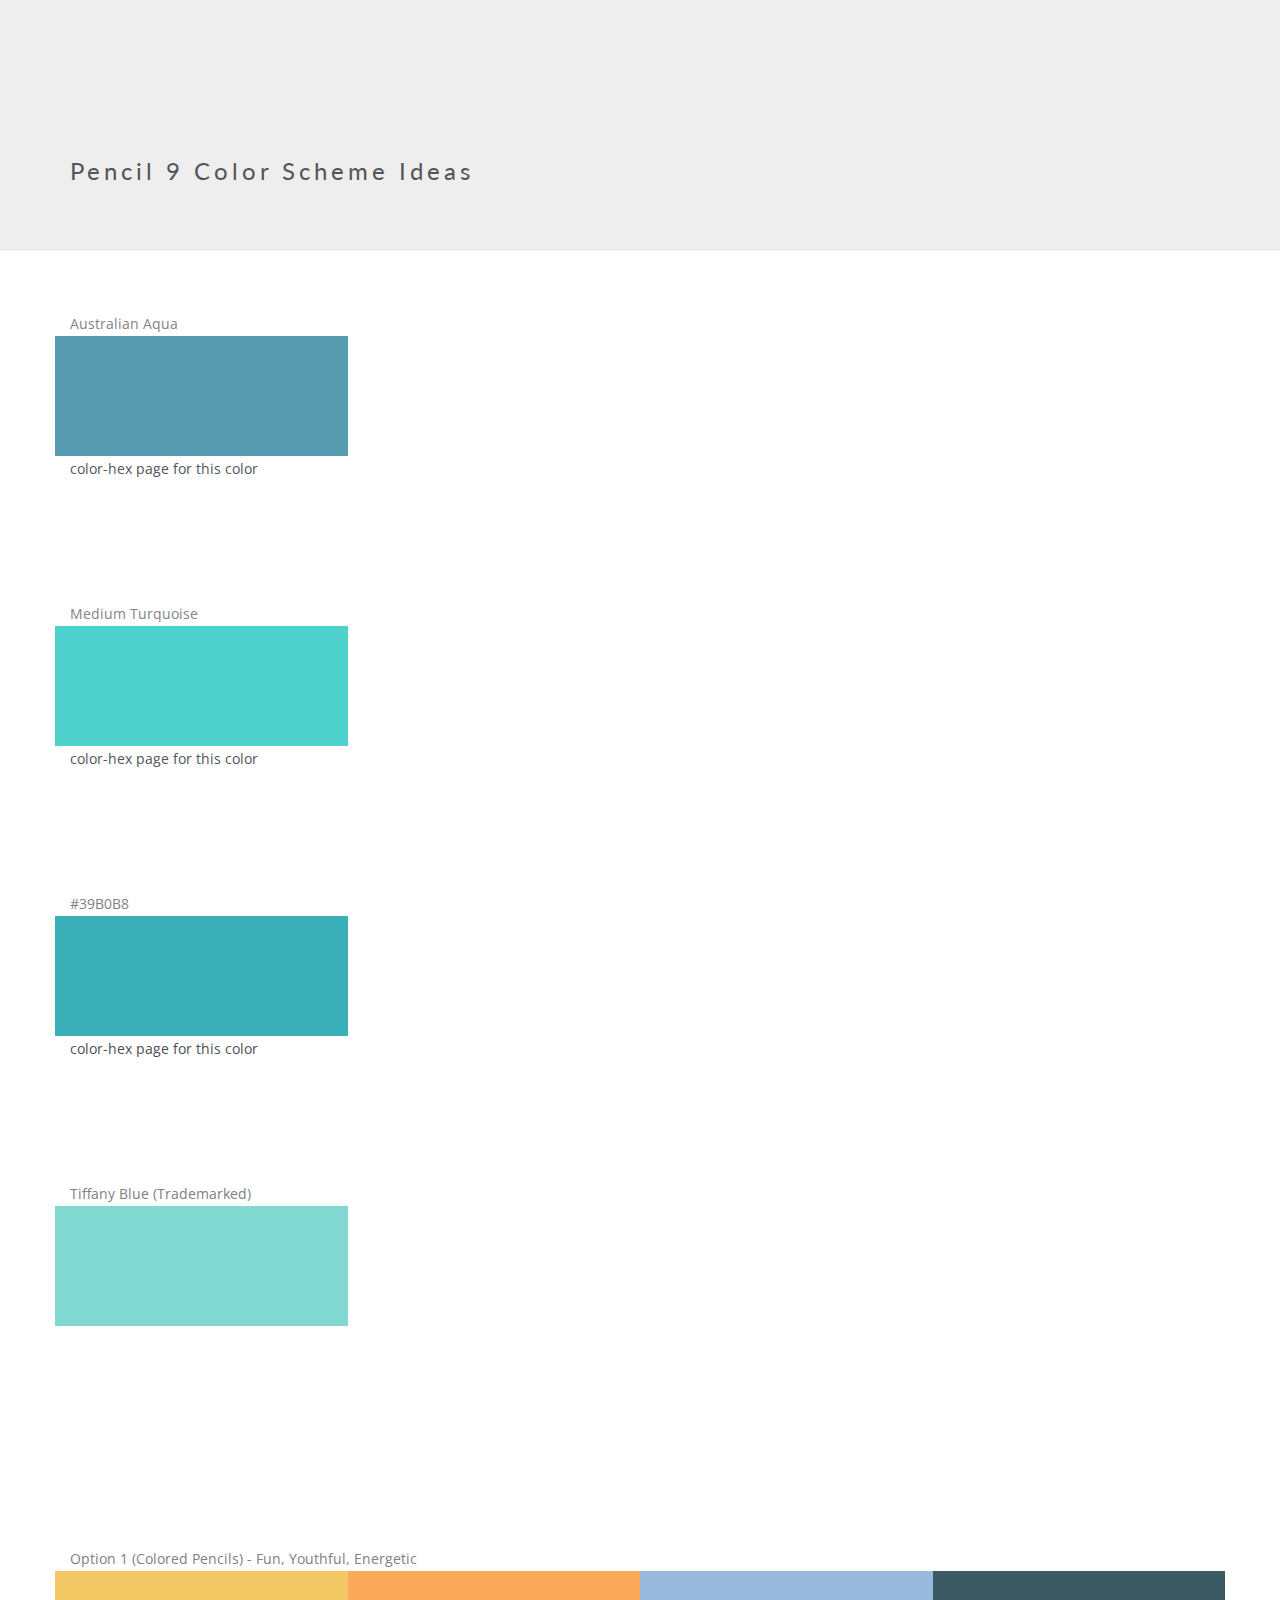
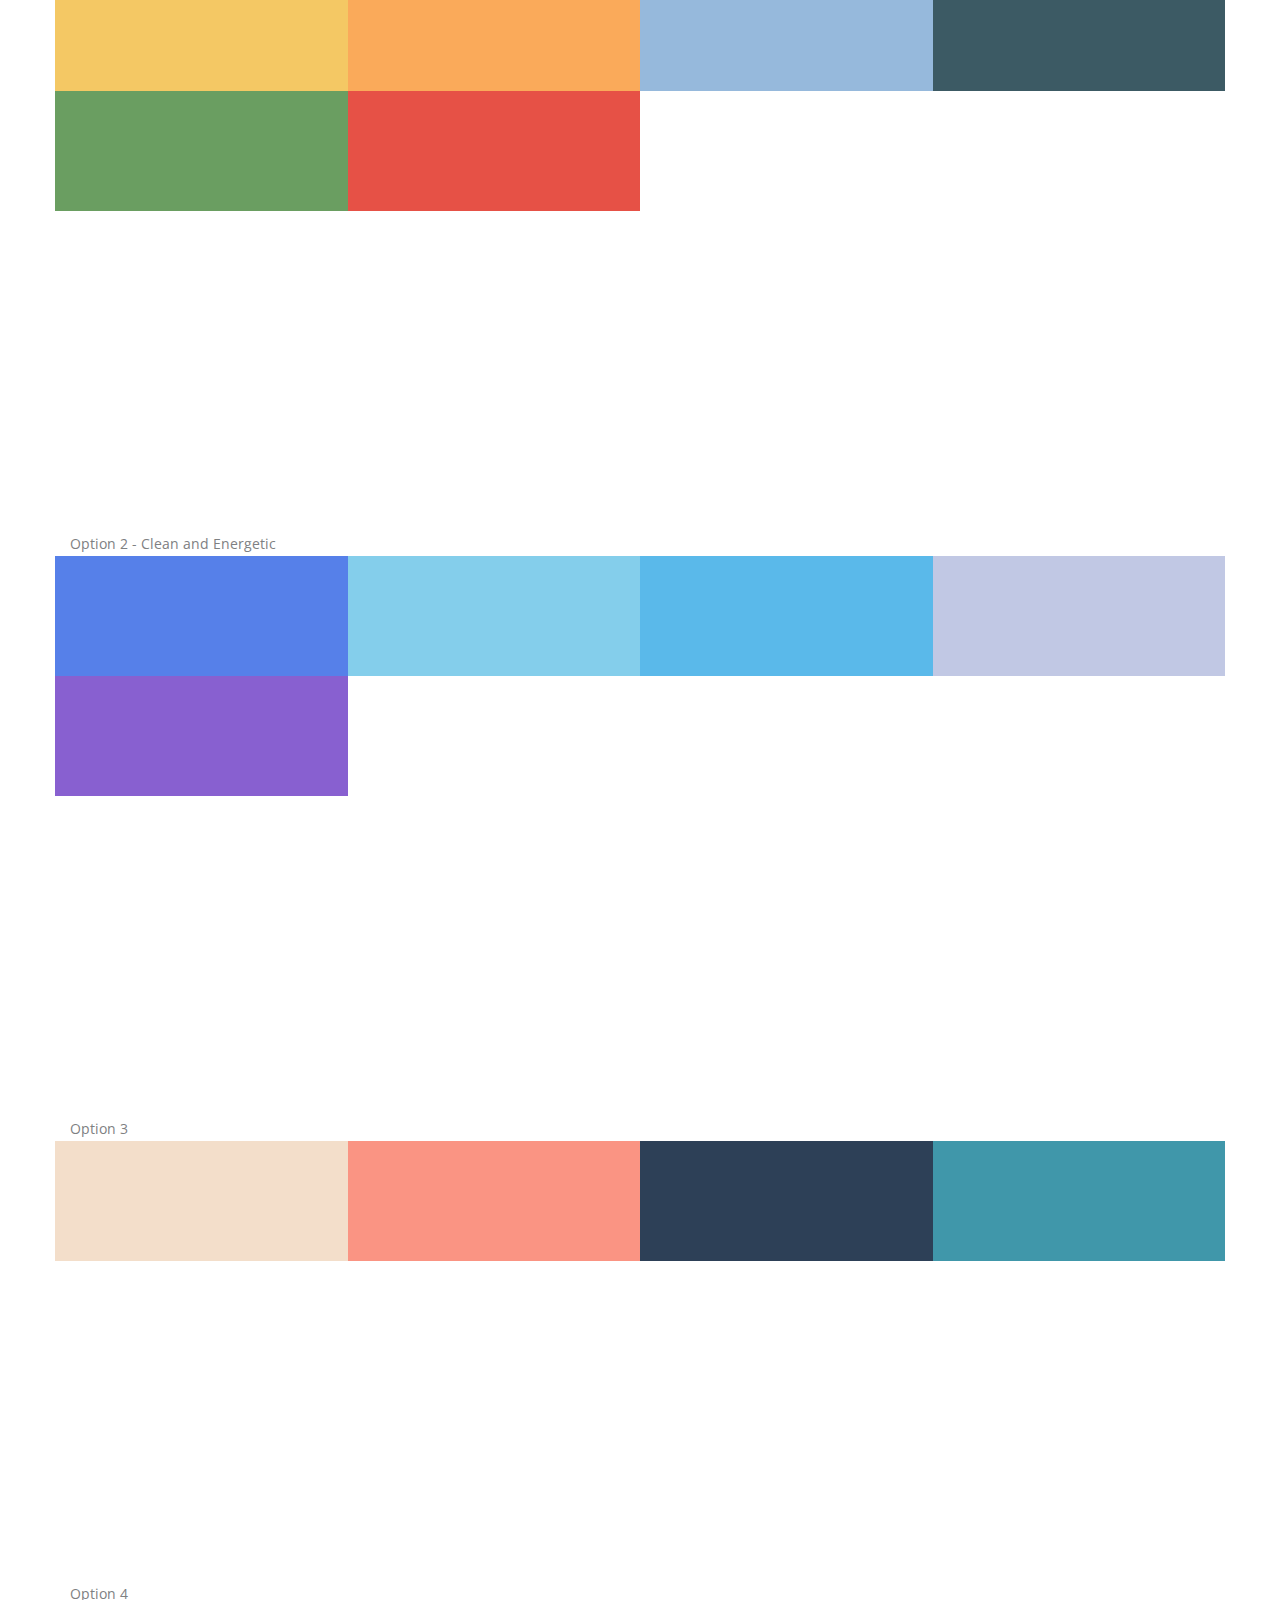
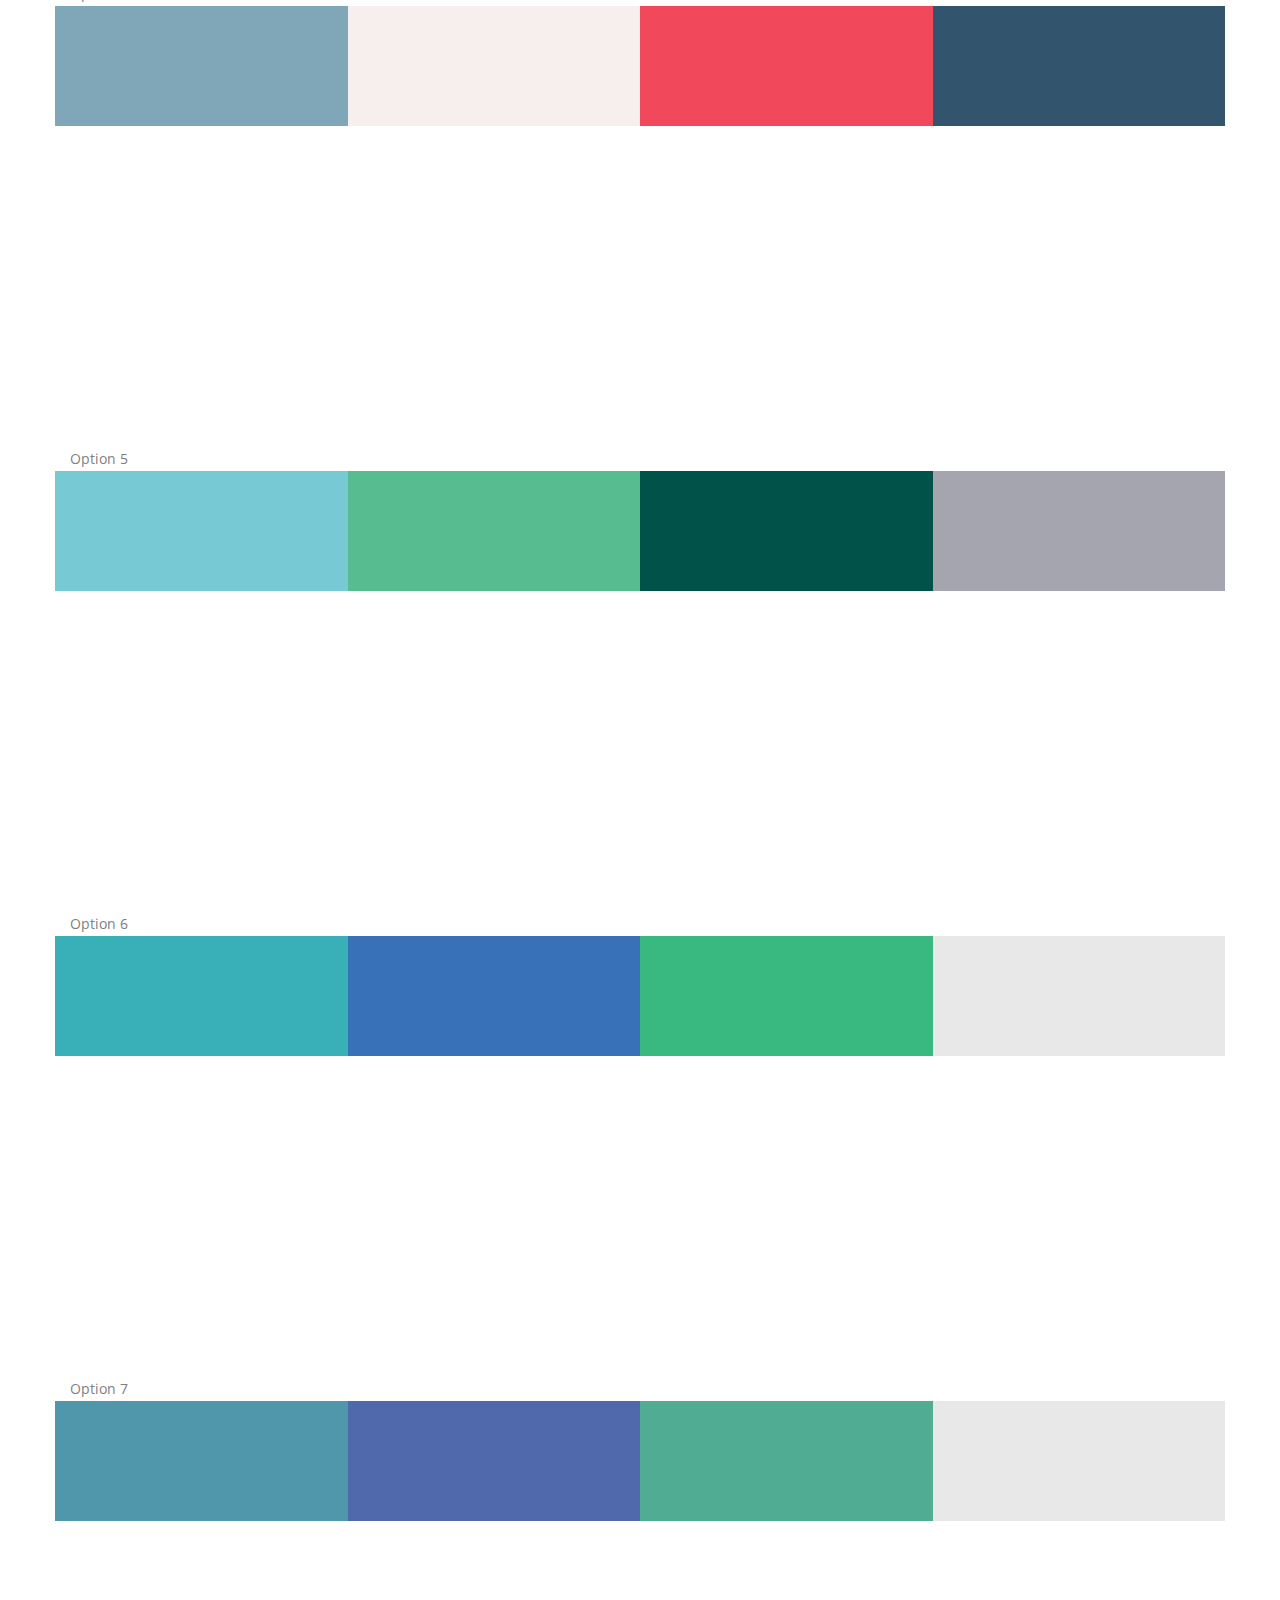
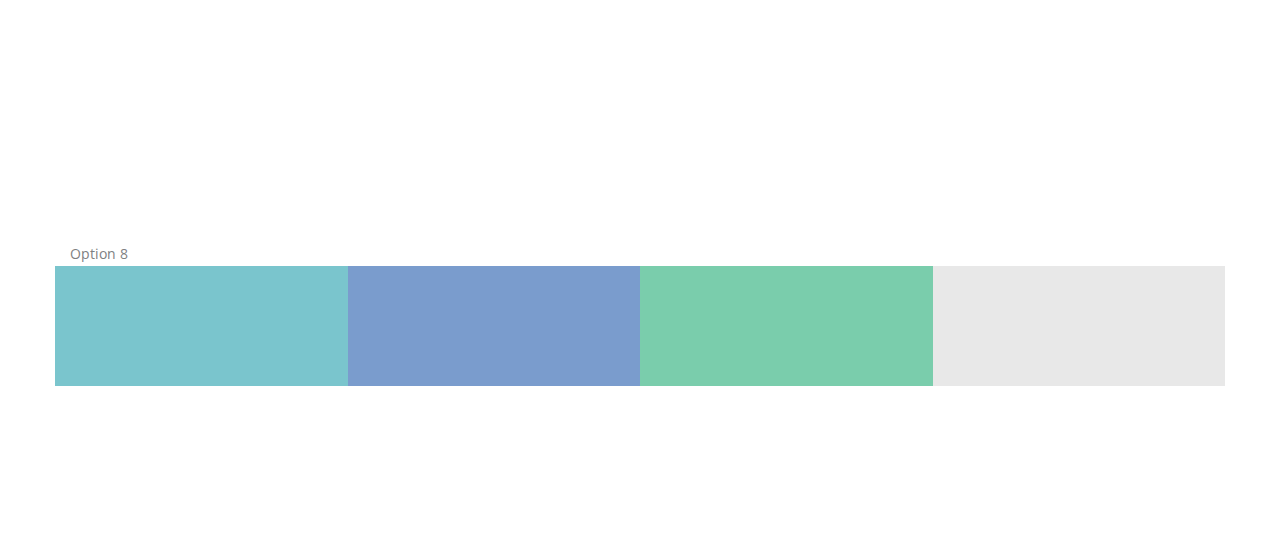
<file: Pencil 9/pen9-colors-round2.html>
<!DOCTYPE html>
<!--

Pencil 9 color scheme ideas
	
-->

<html lang="en">
 	<head>
		<title>Pencil 9 - Color Scheme Ideas</title>


		<meta name="viewport" content="width=device-width, initial-scale=1, maximum-scale=1">
		
		<!-- FAVICONS -->
    <link rel="shortcut icon" href="images/favicon/favicon.png">
    <link rel="apple-touch-icon" href="images/favicon/apple-touch-icon.png">
    <link rel="apple-touch-icon" sizes="72x72" href="images/favicon/apple-touch-icon-72x72.png">
    <link rel="apple-touch-icon" sizes="114x114" href="images/favicon/apple-touch-icon-114x114.png">
		
<!-- CSS -->

    <!-- FLEXSLIDER SLIDER CSS -->
		<link rel="stylesheet" type="text/css" href="css/flexslider.css"  >

    <!-- BOOTSTRAP -->
		<link rel="stylesheet" href="css/bootstrap.min.css"> 
	
    <!-- GOOGLE FONT -->		
		<link href='https://fonts.googleapis.com/css?family=Lato:300,400,700%7COpen+Sans:400,300,700' rel='stylesheet' type='text/css'>
  
    <!-- ICONS ELEGANT FONT & FONT AWESOME & LINEA ICONS -->		
		<link rel="stylesheet" href="css/icons-fonts.css" >	
	
    <!-- CSS THEME -->		
		<link rel="stylesheet" href="css/style.css" >

    <!-- ANIMATE -->	
		<link rel='stylesheet' href="css/animate.min.css">
		
	</head>
	<body>
	
		<!-- LOADER -->	
		<div id="loader-overflow">
      <div id="loader3">Please enable JS</div>
    </div>	

		<div id="wrap" class="boxed ">
			<div class="grey-bg"> <!-- Grey BG  -->	
				
				
				<!-- HEADER 1 NO-TRANSPARENT -->
				<header id="nav" class="header header-1 no-transparent mobile-no-transparent">
 
				</header>

        <!-- PAGE TITLE -->
        <div class="page-title-cont page-title-small grey-light-bg">
          <div class="relative container align-left">
            <div class="row">
              
              <div class="col-md-8">
                <h1 class="page-title">Pencil 9 Color Scheme Ideas</h1>
              </div>
              
            </div>
          </div>
        </div>

        <div class="page-section p-60-cont">
          <div class="container">
              Australian Aqua
            <div class="row">
              <div class="col-md-3 col-sm-6" style="height: 120px; background-color: #5097ac;"></div>
            </div>
            <a href="https://color-hex.org/color/5097ac" target="_blank">color-hex page for this color</a>
          </div>
        </div>

        <div class="page-section p-60-cont">
          <div class="container">
              Medium Turquoise
            <div class="row">
              <div class="col-md-3 col-sm-6" style="height: 120px; background-color: #48d1cc;"></div>
            </div>
            <a href="https://color-hex.org/color/48d1cc" target="_blank">color-hex page for this color</a>
          </div>
        </div>

        <div class="page-section p-60-cont">
          <div class="container">
            #39B0B8
            <div class="row">
              <div class="col-md-3 col-sm-6" style="height: 120px; background-color: #39B0B8;"></div>
            </div>
            <a href="https://color-hex.org/color/39b0b8" target="_blank">color-hex page for this color</a>
          </div>
        </div>

        <div class="page-section p-60-cont">
          <div class="container">
            Tiffany Blue (Trademarked)
            <div class="row">
              <div class="col-md-3 col-sm-6" style="height: 120px; background-color: #81d8d0;"></div>
            </div>
          </div>
        </div>

        <!--
        <div class="page-section p-60-cont">
          <div class="container">
            Australian Aqua (AS2700)
            <div class="row">
              <div class="col-md-3 col-sm-6" style="height: 120px; background-color: #5096ab;"></div>
            </div>
          </div>
        </div>
        -->

        <div class="page-section p-160-cont">
          <div class="container">
            Option 1 (Colored Pencils) - Fun, Youthful, Energetic 
            <div class="row">
            
              <div class="col-md-3 col-sm-6" style="height: 120px; background-color: #f4c864;"></div>

              <div class="col-md-3 col-sm-6" style="height: 120px; background-color: #faaa5a;"></div>

              <div class="col-md-3 col-sm-6" style="height: 120px; background-color: #96b9dc;"></div>

              <div class="col-md-3 col-sm-6" style="height: 120px; background-color: #3c5a64;"></div>

              <div class="col-md-3 col-sm-6" style="height: 120px; background-color: #6a9e61;"></div>

              <div class="col-md-3 col-sm-6" style="height: 120px; background-color: #e65146;"></div>
            
            </div>
          </div>        
        </div>

        <div class="page-section p-160-cont">
          <div class="container">
            Option 2 - Clean and Energetic
            <div class="row">
            
              <div class="col-md-3 col-sm-6" style="height: 120px; background-color: #5680e9;"></div>

              <div class="col-md-3 col-sm-6" style="height: 120px; background-color: #84ceeb;"></div>

              <div class="col-md-3 col-sm-6" style="height: 120px; background-color: #5ab9ea;"></div>

              <div class="col-md-3 col-sm-6" style="height: 120px; background-color: #c1c8e4;"></div>

              <div class="col-md-3 col-sm-6" style="height: 120px; background-color: #8860d0;"></div>
            
            </div>
          </div>        
        </div>

          <div class="page-section p-160-cont">
            <div class="container">
              Option 3
              <div class="row">
              
                <div class="col-md-3 col-sm-6" style="height: 120px; background-color: #F3DECA;">

                </div>
                <div class="col-md-3 col-sm-6" style="height: 120px; background-color: #FA9483;">

                </div>
                <div class="col-md-3 col-sm-6" style="height: 120px; background-color: #2D4057;">

                </div>
                <div class="col-md-3 col-sm-6" style="height: 120px; background-color: #4097AA;">

                </div>
              
              </div>
            </div>
          </div>  

          <div class="page-section p-160-cont">
            <div class="container">
              Option 4
              <div class="row">
              
                <div class="col-md-3 col-sm-6" style="height: 120px; background-color: #7FA7B8;">

                </div>
                <div class="col-md-3 col-sm-6" style="height: 120px; background-color: #F7EFED;">

                </div>
                <div class="col-md-3 col-sm-6" style="height: 120px; background-color: #F1485B;">

                </div>
                <div class="col-md-3 col-sm-6" style="height: 120px; background-color: #33546D;">

                </div>
              
              </div>
            </div>        
          </div>

          <div class="page-section p-160-cont">
            <div class="container">
              Option 5
              <div class="row">
              
                <div class="col-md-3 col-sm-6" style="height: 120px; background-color: #77C9D4;">

                </div>
                <div class="col-md-3 col-sm-6" style="height: 120px; background-color: #57BC90;">

                </div>
                <div class="col-md-3 col-sm-6" style="height: 120px; background-color: #015249;">

                </div>
                <div class="col-md-3 col-sm-6" style="height: 120px; background-color: #a5a5af;">

                </div>
              
              </div>
            </div>        
          </div> 

          <div class="page-section p-160-cont">
            <div class="container">
              Option 6
              <div class="row">
              
                <div class="col-md-3 col-sm-6" style="height: 120px; background-color: #39B0B8;">

                </div>
                <div class="col-md-3 col-sm-6" style="height: 120px; background-color: #3971B8;">

                </div>
                <div class="col-md-3 col-sm-6" style="height: 120px; background-color: #39B880;">

                </div>
                <div class="col-md-3 col-sm-6" style="height: 120px; background-color: #E8E8E8;">

                </div>
              
              </div>
            </div>        
          </div>

          <div class="page-section p-160-cont">
            <div class="container">
              Option 7
              <div class="row">
              
                <div class="col-md-3 col-sm-6" style="height: 120px; background-color: #5097AC;"> <!--Australian Aqua-->

                </div>
                <div class="col-md-3 col-sm-6" style="height: 120px; background-color: #5069AC;">

                </div>
                <div class="col-md-3 col-sm-6" style="height: 120px; background-color: #50AC93;">

                </div>
                <div class="col-md-3 col-sm-6" style="height: 120px; background-color: #E8E8E8;">

                </div>
              
              </div>
            </div>        
          </div>

          <div class="page-section p-160-cont">
            <div class="container">
              Option 8
              <div class="row">
              
                <div class="col-md-3 col-sm-6" style="height: 120px; background-color: #7AC5CD;"> <!--MIT Cadet Blue 3-->

                </div>
                <div class="col-md-3 col-sm-6" style="height: 120px; background-color: #7A9CCD;">

                </div>
                <div class="col-md-3 col-sm-6" style="height: 120px; background-color: #7ACDAC;">

                </div>
                <div class="col-md-3 col-sm-6" style="height: 120px; background-color: #E8E8E8;">

                </div>
              
              </div>
            </div>        
          </div>




        
			</div><!-- End BG -->	
		</div><!-- End wrap -->	
			
<!-- JS begin -->

		<!-- jQuery  -->
		<script src="js/jquery-1.11.2.min.js"></script>

		<!-- Include all compiled plugins (below), or include individual files as needed -->
    <script src="js/bootstrap.min.js"></script>		

		<!-- MAGNIFIC POPUP -->
		<script src='js/jquery.magnific-popup.min.js'></script>
    
    <!-- PORTFOLIO SCRIPTS -->
    <script src="js/imagesloaded.pkgd.min.js"></script>
    
    <!-- COUNTER -->
    <script src="js/jquery.countTo.js"></script>
    
    <!-- APPEAR -->    
    <script src="js/jquery.appear.js"></script>
    
    <!-- OWL CAROUSEL -->    
    <script src="js/owl.carousel.min.js"></script>
    
    <!-- GOOLE MAP --> 
    <script src="https://maps.google.com/maps/api/js?key=INSERT-YOUR-API-KEY-HERE"></script>
    <script src="js/gmap3.min.js"></script>
    
    <!-- FORMS VALIDATION	-->
		<script src="js/jquery.validate.min.js"></script>
		<script src="js/contact-form-validation.min.js"></script>    
    
    <!-- MAIN SCRIPT -->
		<script src="js/main.js"></script>
    
<!-- JS end -->	
	
	</body>
</html>
</file>
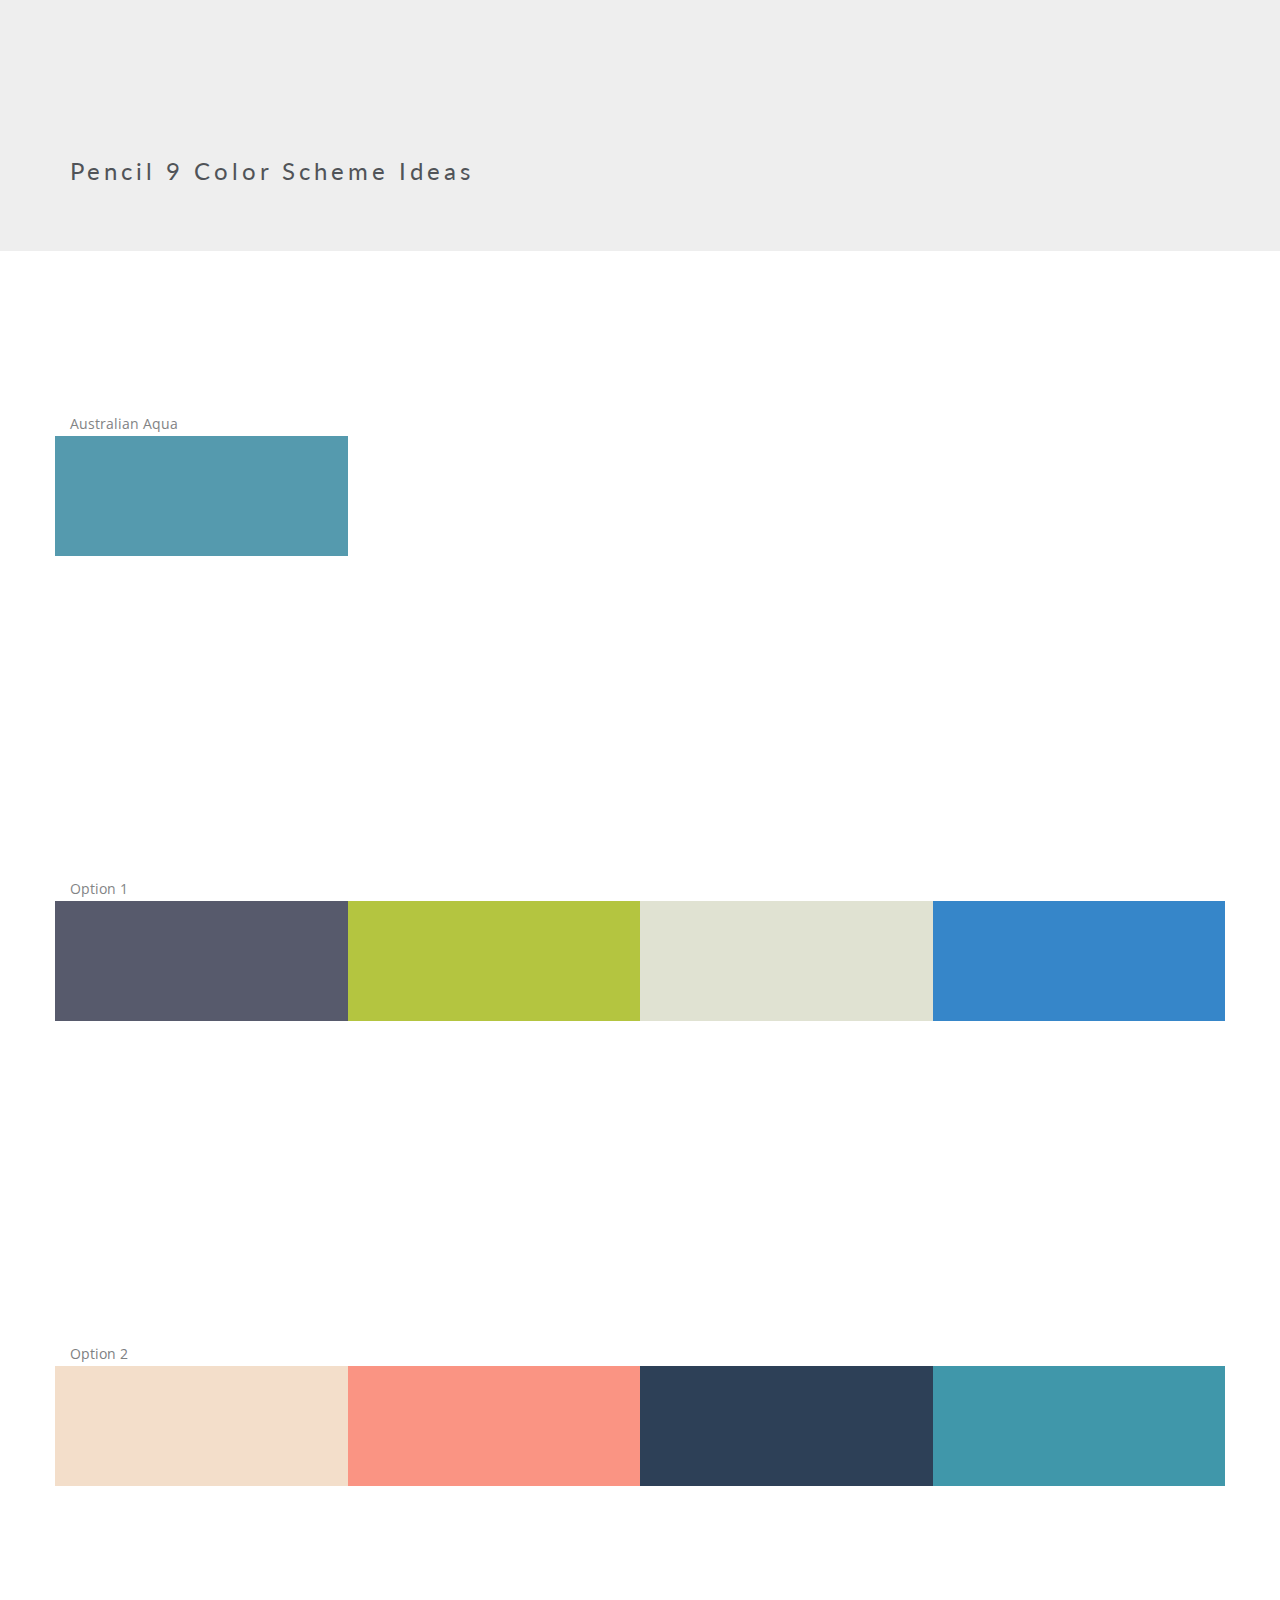
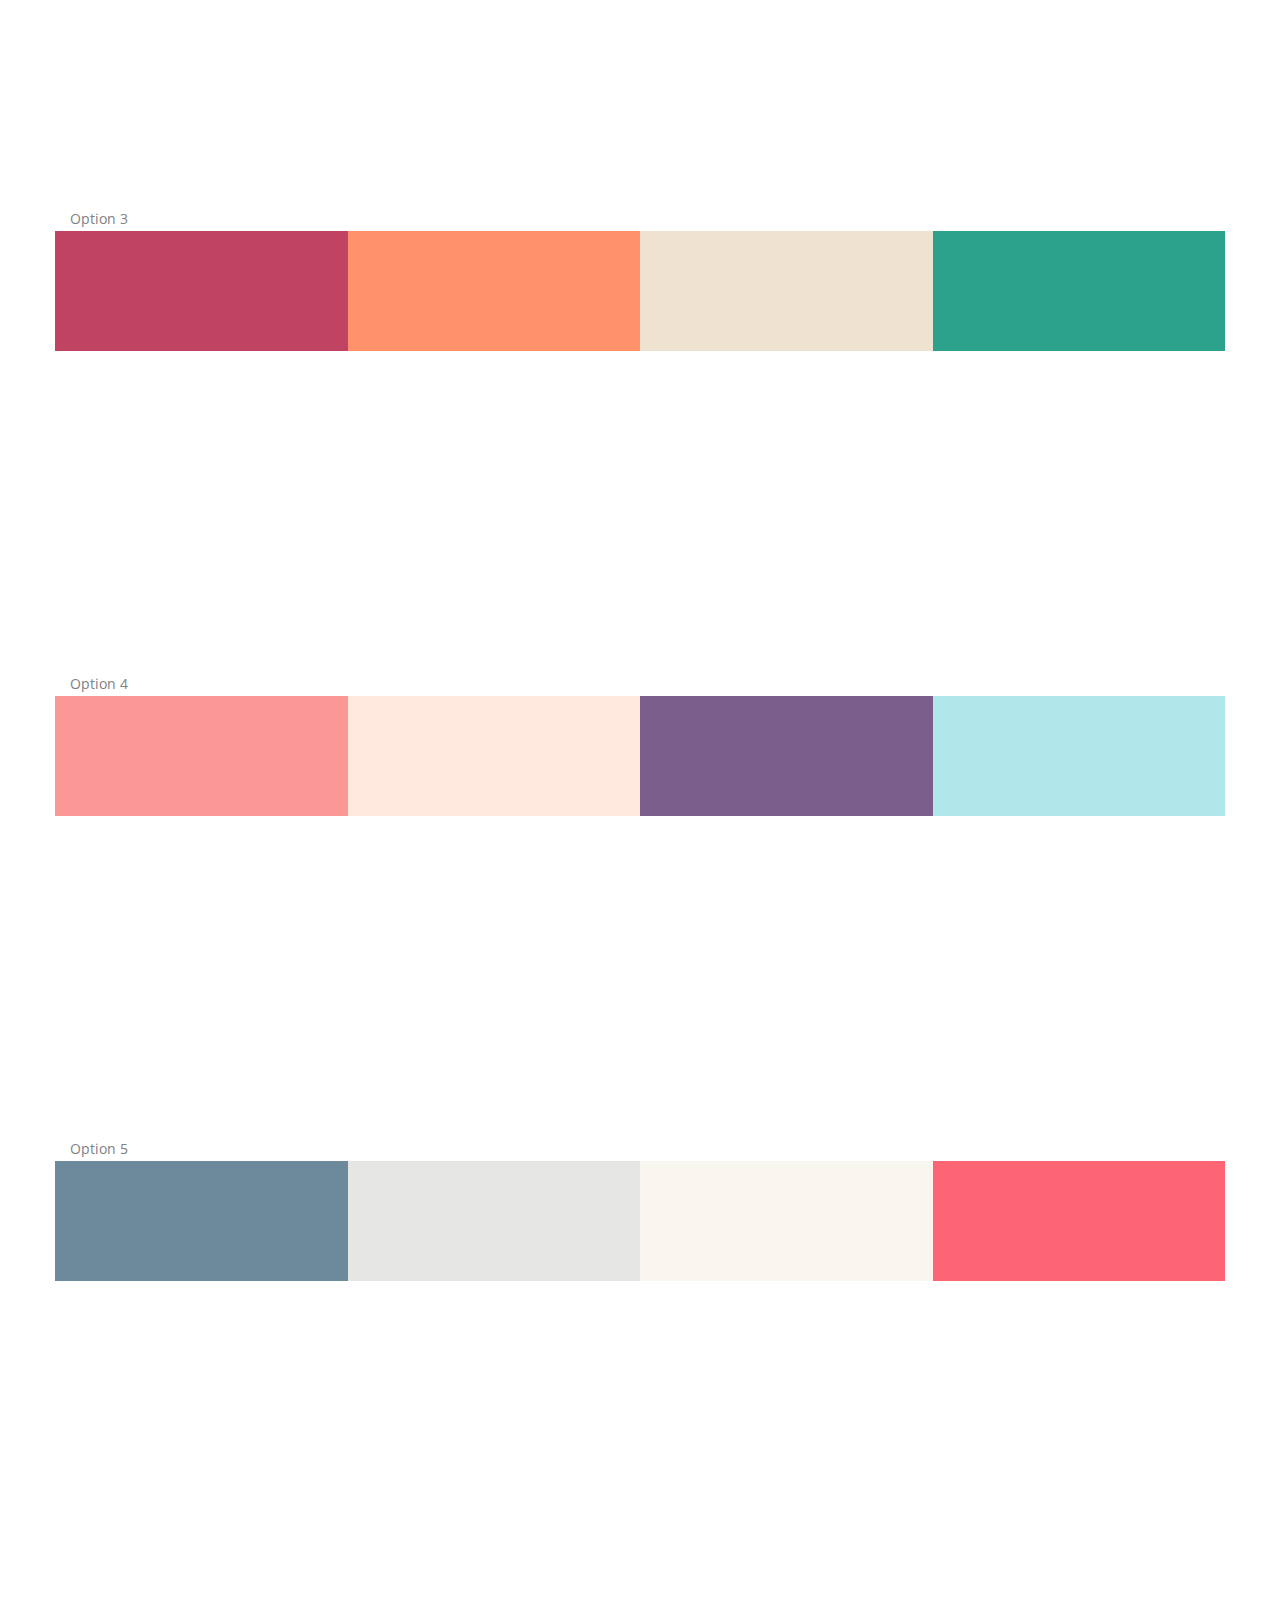
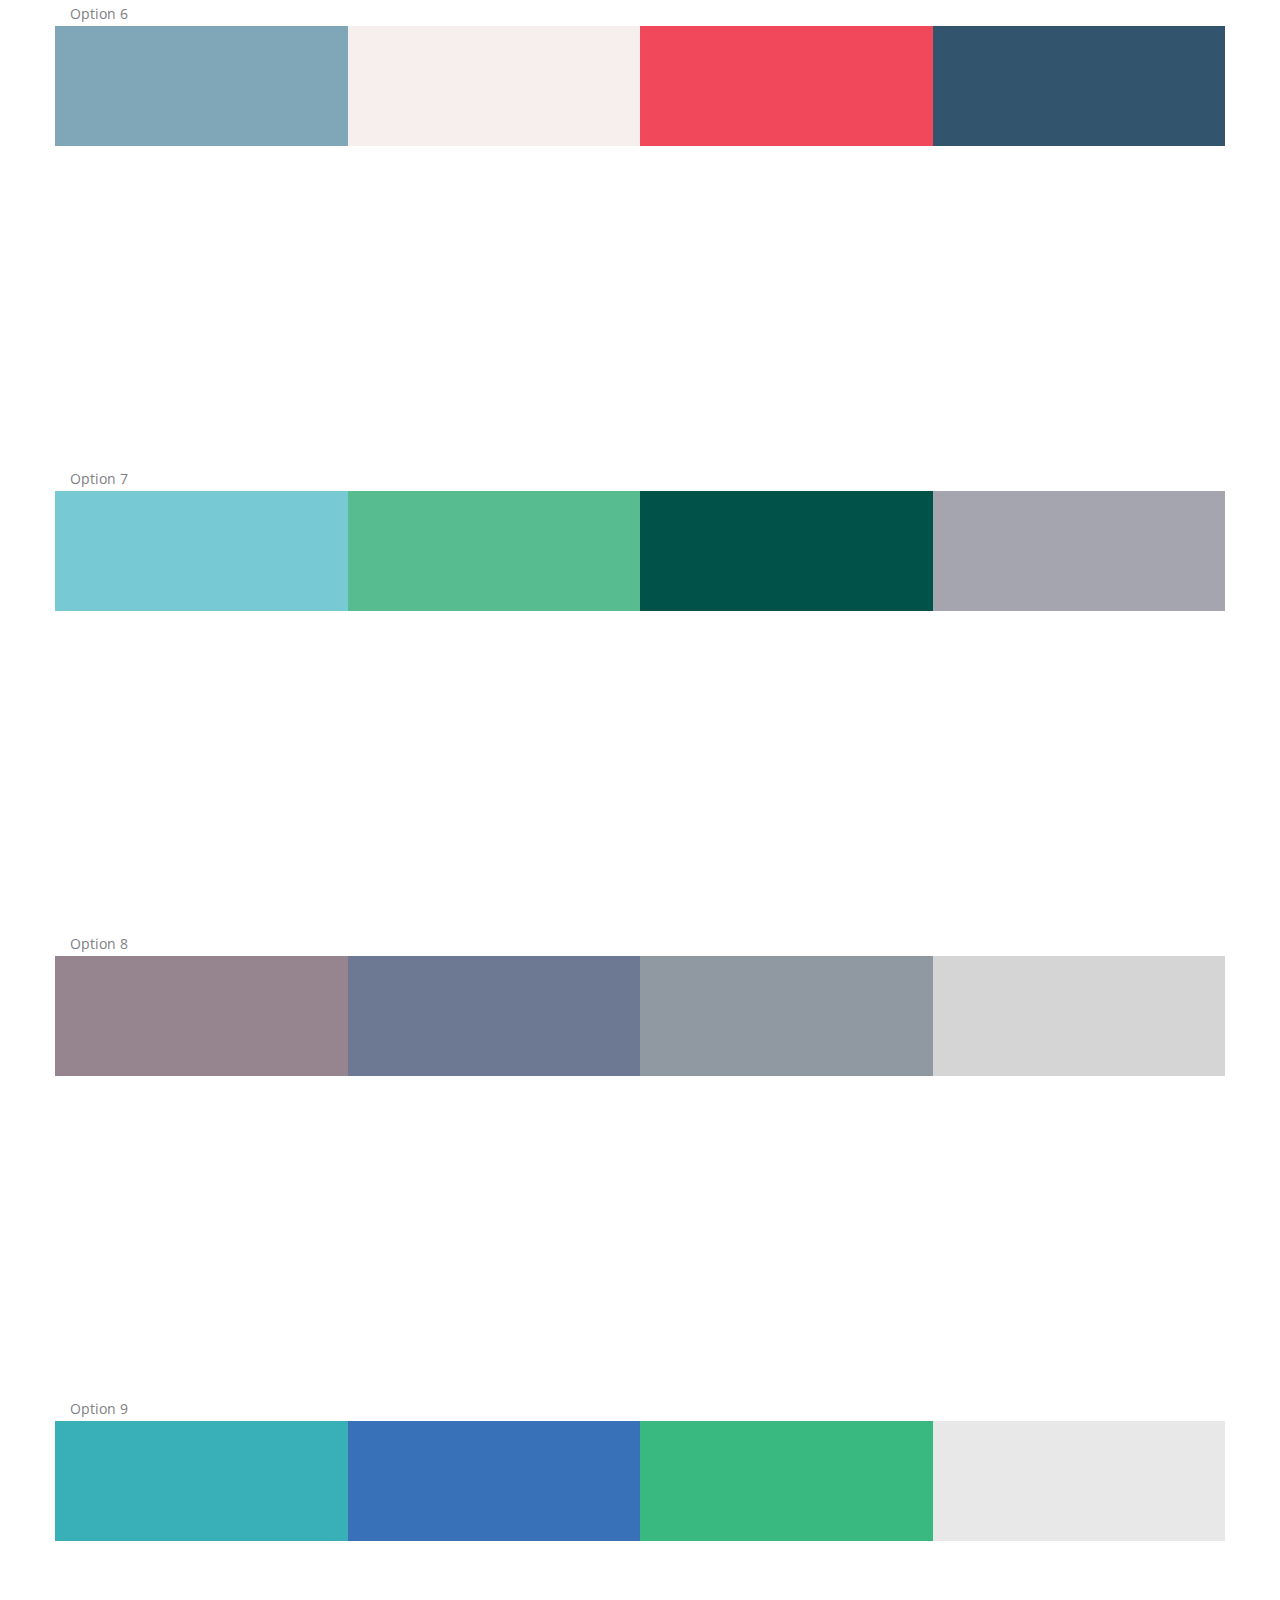
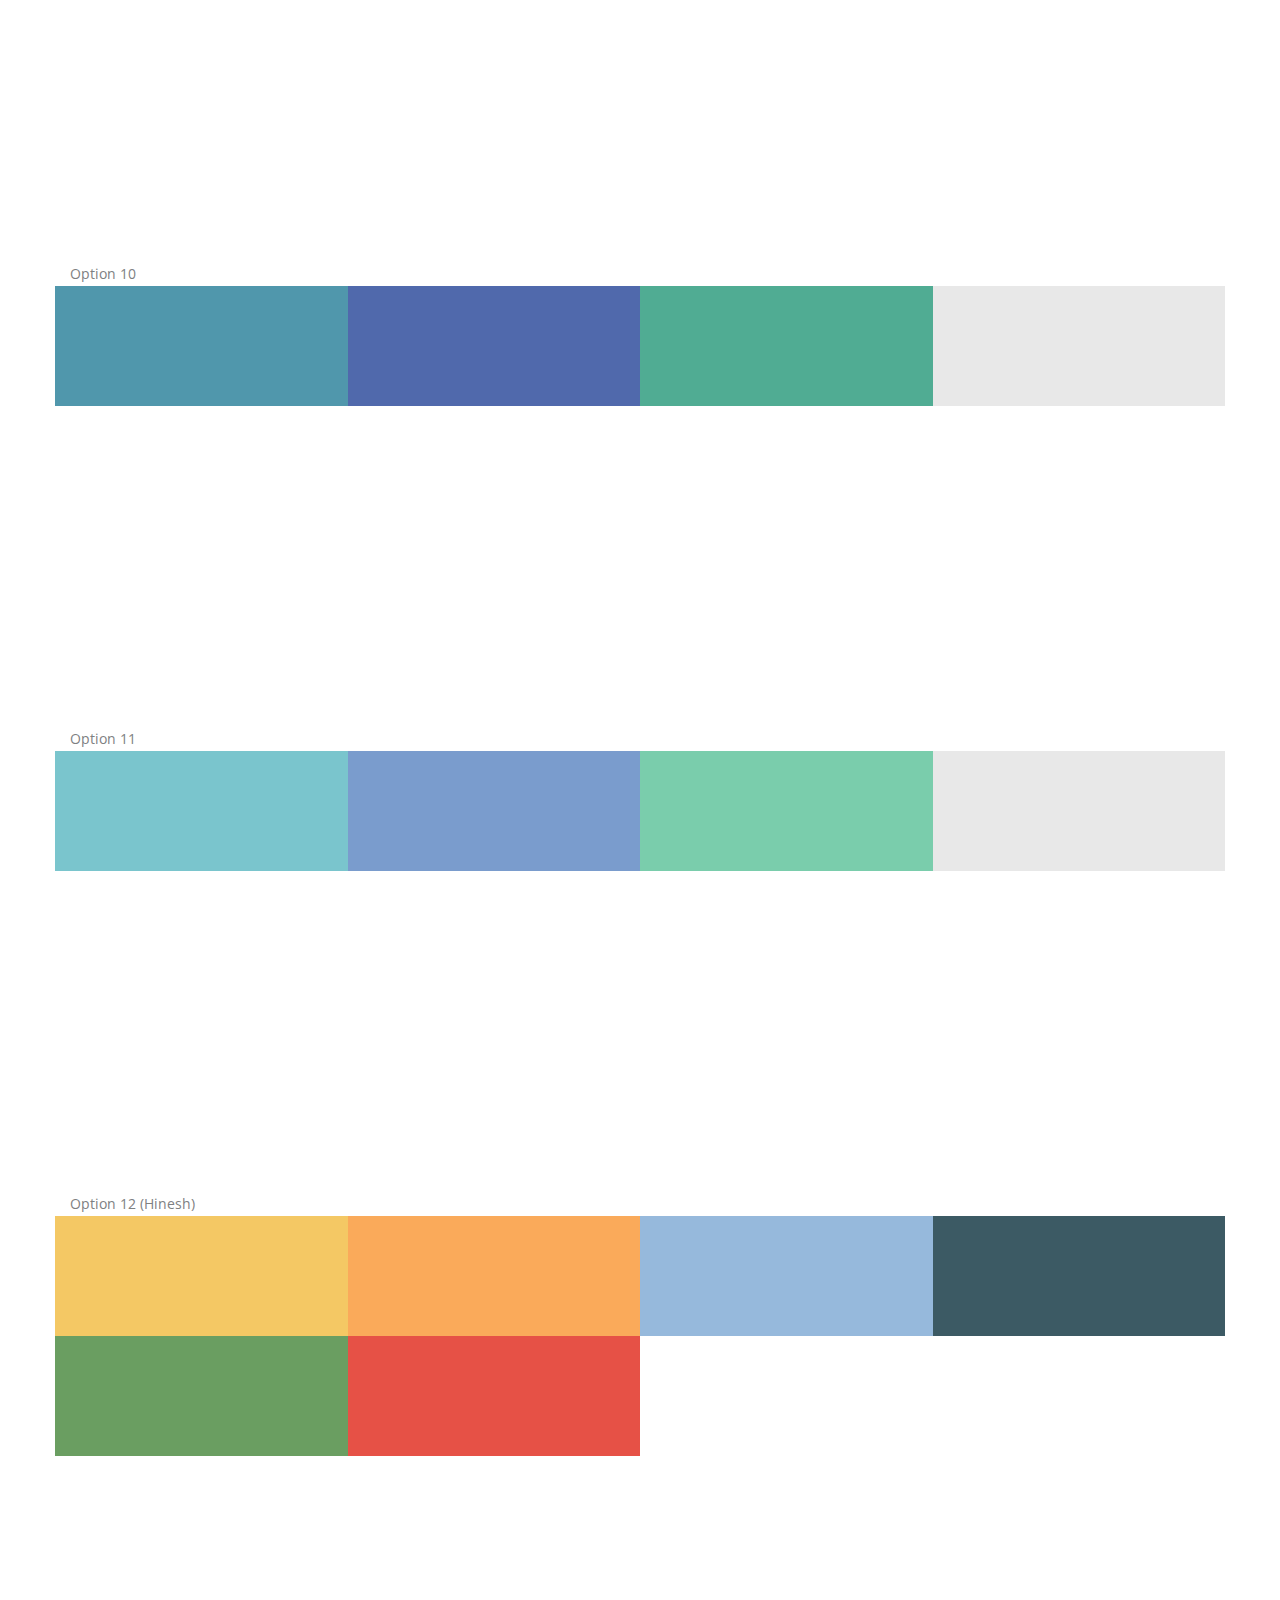
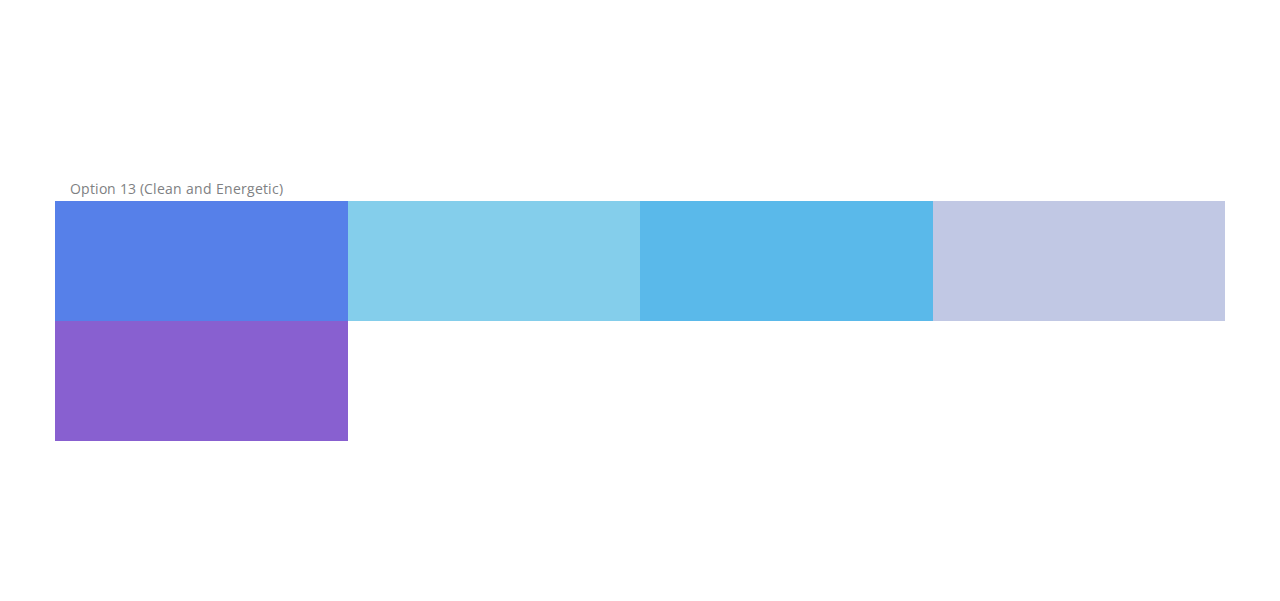
<file: Pencil 9/pen9-colors.html>
<!DOCTYPE html>
<!--

Pencil 9 color scheme ideas
	
-->

<html lang="en">
 	<head>
		<title>Pencil 9 - Color Scheme Ideas</title>


		<meta name="viewport" content="width=device-width, initial-scale=1, maximum-scale=1">
		
		<!-- FAVICONS -->
    <link rel="shortcut icon" href="images/favicon/favicon.png">
    <link rel="apple-touch-icon" href="images/favicon/apple-touch-icon.png">
    <link rel="apple-touch-icon" sizes="72x72" href="images/favicon/apple-touch-icon-72x72.png">
    <link rel="apple-touch-icon" sizes="114x114" href="images/favicon/apple-touch-icon-114x114.png">
		
<!-- CSS -->

    <!-- FLEXSLIDER SLIDER CSS -->
		<link rel="stylesheet" type="text/css" href="css/flexslider.css"  >

    <!-- BOOTSTRAP -->
		<link rel="stylesheet" href="css/bootstrap.min.css"> 
	
    <!-- GOOGLE FONT -->		
		<link href='https://fonts.googleapis.com/css?family=Lato:300,400,700%7COpen+Sans:400,300,700' rel='stylesheet' type='text/css'>
  
    <!-- ICONS ELEGANT FONT & FONT AWESOME & LINEA ICONS -->		
		<link rel="stylesheet" href="css/icons-fonts.css" >	
	
    <!-- CSS THEME -->		
		<link rel="stylesheet" href="css/style.css" >

    <!-- ANIMATE -->	
		<link rel='stylesheet' href="css/animate.min.css">
		
	</head>
	<body>
	
		<!-- LOADER -->	
		<div id="loader-overflow">
      <div id="loader3">Please enable JS</div>
    </div>	

		<div id="wrap" class="boxed ">
			<div class="grey-bg"> <!-- Grey BG  -->	
				
				
				<!-- HEADER 1 NO-TRANSPARENT -->
				<header id="nav" class="header header-1 no-transparent mobile-no-transparent">
 
				</header>

        <!-- PAGE TITLE -->
        <div class="page-title-cont page-title-small grey-light-bg">
          <div class="relative container align-left">
            <div class="row">
              
              <div class="col-md-8">
                <h1 class="page-title">Pencil 9 Color Scheme Ideas</h1>
              </div>
              
            </div>
          </div>
        </div>
        
          <div class="page-section p-160-cont">
            <div class="container">
              Australian Aqua
              <div class="row">
              
                <div class="col-md-3 col-sm-6" style="height: 120px; background-color: #5097ac;"></div>
              
              </div>
            </div>
          </div>

          <div class="page-section p-160-cont">
            <div class="container">
              Option 1
              <div class="row">
              
                <div class="col-md-3 col-sm-6" style="height: 120px; background-color: #575A6C;">

                </div>
                <div class="col-md-3 col-sm-6" style="height: 120px; background-color: #B4C540;">

                </div>
                <div class="col-md-3 col-sm-6" style="height: 120px; background-color: #E0E2D2;">

                </div>
                <div class="col-md-3 col-sm-6" style="height: 120px; background-color: #3686C9;">

                </div>
              
              </div>
            </div>
          </div>

          <div class="page-section p-160-cont">
            <div class="container">
              Option 2
              <div class="row">
              
                <div class="col-md-3 col-sm-6" style="height: 120px; background-color: #F3DECA;">

                </div>
                <div class="col-md-3 col-sm-6" style="height: 120px; background-color: #FA9483;">

                </div>
                <div class="col-md-3 col-sm-6" style="height: 120px; background-color: #2D4057;">

                </div>
                <div class="col-md-3 col-sm-6" style="height: 120px; background-color: #4097AA;">

                </div>
              
              </div>
            </div>
          </div>

          <div class="page-section p-160-cont">
            <div class="container">
              Option 3
              <div class="row">
              
                <div class="col-md-3 col-sm-6" style="height: 120px; background-color: #C14364;">

                </div>
                <div class="col-md-3 col-sm-6" style="height: 120px; background-color: #FF916B;">

                </div>
                <div class="col-md-3 col-sm-6" style="height: 120px; background-color: #EEE2D1;">

                </div>
                <div class="col-md-3 col-sm-6" style="height: 120px; background-color: #2CA18C;">

                </div>
              
              </div>
            </div>        
          </div>   
   
          <div class="page-section p-160-cont">
            <div class="container">
              Option 4
              <div class="row">
              
                <div class="col-md-3 col-sm-6" style="height: 120px; background-color: #FB9795;">

                </div>
                <div class="col-md-3 col-sm-6" style="height: 120px; background-color: #FFE9DF;">

                </div>
                <div class="col-md-3 col-sm-6" style="height: 120px; background-color: #7C5E8C;">

                </div>
                <div class="col-md-3 col-sm-6" style="height: 120px; background-color: #B0E7EA;">

                </div>
              
              </div>
            </div>        
          </div>

          <div class="page-section p-160-cont">
            <div class="container">
              Option 5
              <div class="row">
              
                <div class="col-md-3 col-sm-6" style="height: 120px; background-color: #6C8A9B;">

                </div>
                <div class="col-md-3 col-sm-6" style="height: 120px; background-color: #E6E6E4;">

                </div>
                <div class="col-md-3 col-sm-6" style="height: 120px; background-color: #F9F5EF;">

                </div>
                <div class="col-md-3 col-sm-6" style="height: 120px; background-color: #FD6574;">

                </div>
              
              </div>
            </div>        
          </div>

          <div class="page-section p-160-cont">
            <div class="container">
              Option 6
              <div class="row">
              
                <div class="col-md-3 col-sm-6" style="height: 120px; background-color: #7FA7B8;">

                </div>
                <div class="col-md-3 col-sm-6" style="height: 120px; background-color: #F7EFED;">

                </div>
                <div class="col-md-3 col-sm-6" style="height: 120px; background-color: #F1485B;">

                </div>
                <div class="col-md-3 col-sm-6" style="height: 120px; background-color: #33546D;">

                </div>
              
              </div>
            </div>        
          </div>

          <div class="page-section p-160-cont">
            <div class="container">
              Option 7
              <div class="row">
              
                <div class="col-md-3 col-sm-6" style="height: 120px; background-color: #77C9D4;">

                </div>
                <div class="col-md-3 col-sm-6" style="height: 120px; background-color: #57BC90;">

                </div>
                <div class="col-md-3 col-sm-6" style="height: 120px; background-color: #015249;">

                </div>
                <div class="col-md-3 col-sm-6" style="height: 120px; background-color: #a5a5af;">

                </div>
              
              </div>
            </div>        
          </div> 

          <div class="page-section p-160-cont">
            <div class="container">
              Option 8
              <div class="row">
              
                <div class="col-md-3 col-sm-6" style="height: 120px; background-color: #96858F;">

                </div>
                <div class="col-md-3 col-sm-6" style="height: 120px; background-color: #6D7993;">

                </div>
                <div class="col-md-3 col-sm-6" style="height: 120px; background-color: #9099A2;">

                </div>
                <div class="col-md-3 col-sm-6" style="height: 120px; background-color: #D5D5D5;">

                </div>
              
              </div>
            </div>        
          </div>

          <div class="page-section p-160-cont">
            <div class="container">
              Option 9
              <div class="row">
              
                <div class="col-md-3 col-sm-6" style="height: 120px; background-color: #39B0B8;">

                </div>
                <div class="col-md-3 col-sm-6" style="height: 120px; background-color: #3971B8;">

                </div>
                <div class="col-md-3 col-sm-6" style="height: 120px; background-color: #39B880;">

                </div>
                <div class="col-md-3 col-sm-6" style="height: 120px; background-color: #E8E8E8;">

                </div>
              
              </div>
            </div>        
          </div>

          <div class="page-section p-160-cont">
            <div class="container">
              Option 10
              <div class="row">
              
                <div class="col-md-3 col-sm-6" style="height: 120px; background-color: #5097AC;"> <!--Australian Aqua-->

                </div>
                <div class="col-md-3 col-sm-6" style="height: 120px; background-color: #5069AC;">

                </div>
                <div class="col-md-3 col-sm-6" style="height: 120px; background-color: #50AC93;">

                </div>
                <div class="col-md-3 col-sm-6" style="height: 120px; background-color: #E8E8E8;">

                </div>
              
              </div>
            </div>        
          </div>

          <div class="page-section p-160-cont">
            <div class="container">
              Option 11
              <div class="row">
              
                <div class="col-md-3 col-sm-6" style="height: 120px; background-color: #7AC5CD;"> <!--MIT Cadet Blue 3-->

                </div>
                <div class="col-md-3 col-sm-6" style="height: 120px; background-color: #7A9CCD;">

                </div>
                <div class="col-md-3 col-sm-6" style="height: 120px; background-color: #7ACDAC;">

                </div>
                <div class="col-md-3 col-sm-6" style="height: 120px; background-color: #E8E8E8;">

                </div>
              
              </div>
            </div>        
          </div>

          <div class="page-section p-160-cont">
            <div class="container">
              Option 12 (Hinesh)
              <div class="row">
              
                <div class="col-md-3 col-sm-6" style="height: 120px; background-color: #f4c864;"></div>

                <div class="col-md-3 col-sm-6" style="height: 120px; background-color: #faaa5a;"></div>

                <div class="col-md-3 col-sm-6" style="height: 120px; background-color: #96b9dc;"></div>

                <div class="col-md-3 col-sm-6" style="height: 120px; background-color: #3c5a64;"></div>

                <div class="col-md-3 col-sm-6" style="height: 120px; background-color: #6a9e61;"></div>

                <div class="col-md-3 col-sm-6" style="height: 120px; background-color: #e65146;"></div>
              
              </div>
            </div>        
          </div>

          <div class="page-section p-160-cont">
            <div class="container">
              Option 13 (Clean and Energetic)
              <div class="row">
              
                <div class="col-md-3 col-sm-6" style="height: 120px; background-color: #5680e9;"></div>

                <div class="col-md-3 col-sm-6" style="height: 120px; background-color: #84ceeb;"></div>

                <div class="col-md-3 col-sm-6" style="height: 120px; background-color: #5ab9ea;"></div>

                <div class="col-md-3 col-sm-6" style="height: 120px; background-color: #c1c8e4;"></div>

                <div class="col-md-3 col-sm-6" style="height: 120px; background-color: #8860d0;"></div>
              
              </div>
            </div>        
          </div>


        
			</div><!-- End BG -->	
		</div><!-- End wrap -->	
			
<!-- JS begin -->

		<!-- jQuery  -->
		<script src="js/jquery-1.11.2.min.js"></script>

		<!-- Include all compiled plugins (below), or include individual files as needed -->
    <script src="js/bootstrap.min.js"></script>		

		<!-- MAGNIFIC POPUP -->
		<script src='js/jquery.magnific-popup.min.js'></script>
    
    <!-- PORTFOLIO SCRIPTS -->
    <script src="js/imagesloaded.pkgd.min.js"></script>
    
    <!-- COUNTER -->
    <script src="js/jquery.countTo.js"></script>
    
    <!-- APPEAR -->    
    <script src="js/jquery.appear.js"></script>
    
    <!-- OWL CAROUSEL -->    
    <script src="js/owl.carousel.min.js"></script>
    
    <!-- GOOLE MAP --> 
    <script src="https://maps.google.com/maps/api/js?key=INSERT-YOUR-API-KEY-HERE"></script>
    <script src="js/gmap3.min.js"></script>
    
    <!-- FORMS VALIDATION	-->
		<script src="js/jquery.validate.min.js"></script>
		<script src="js/contact-form-validation.min.js"></script>    
    
    <!-- MAIN SCRIPT -->
		<script src="js/main.js"></script>
    
<!-- JS end -->	
	
	</body>
</html>
</file>
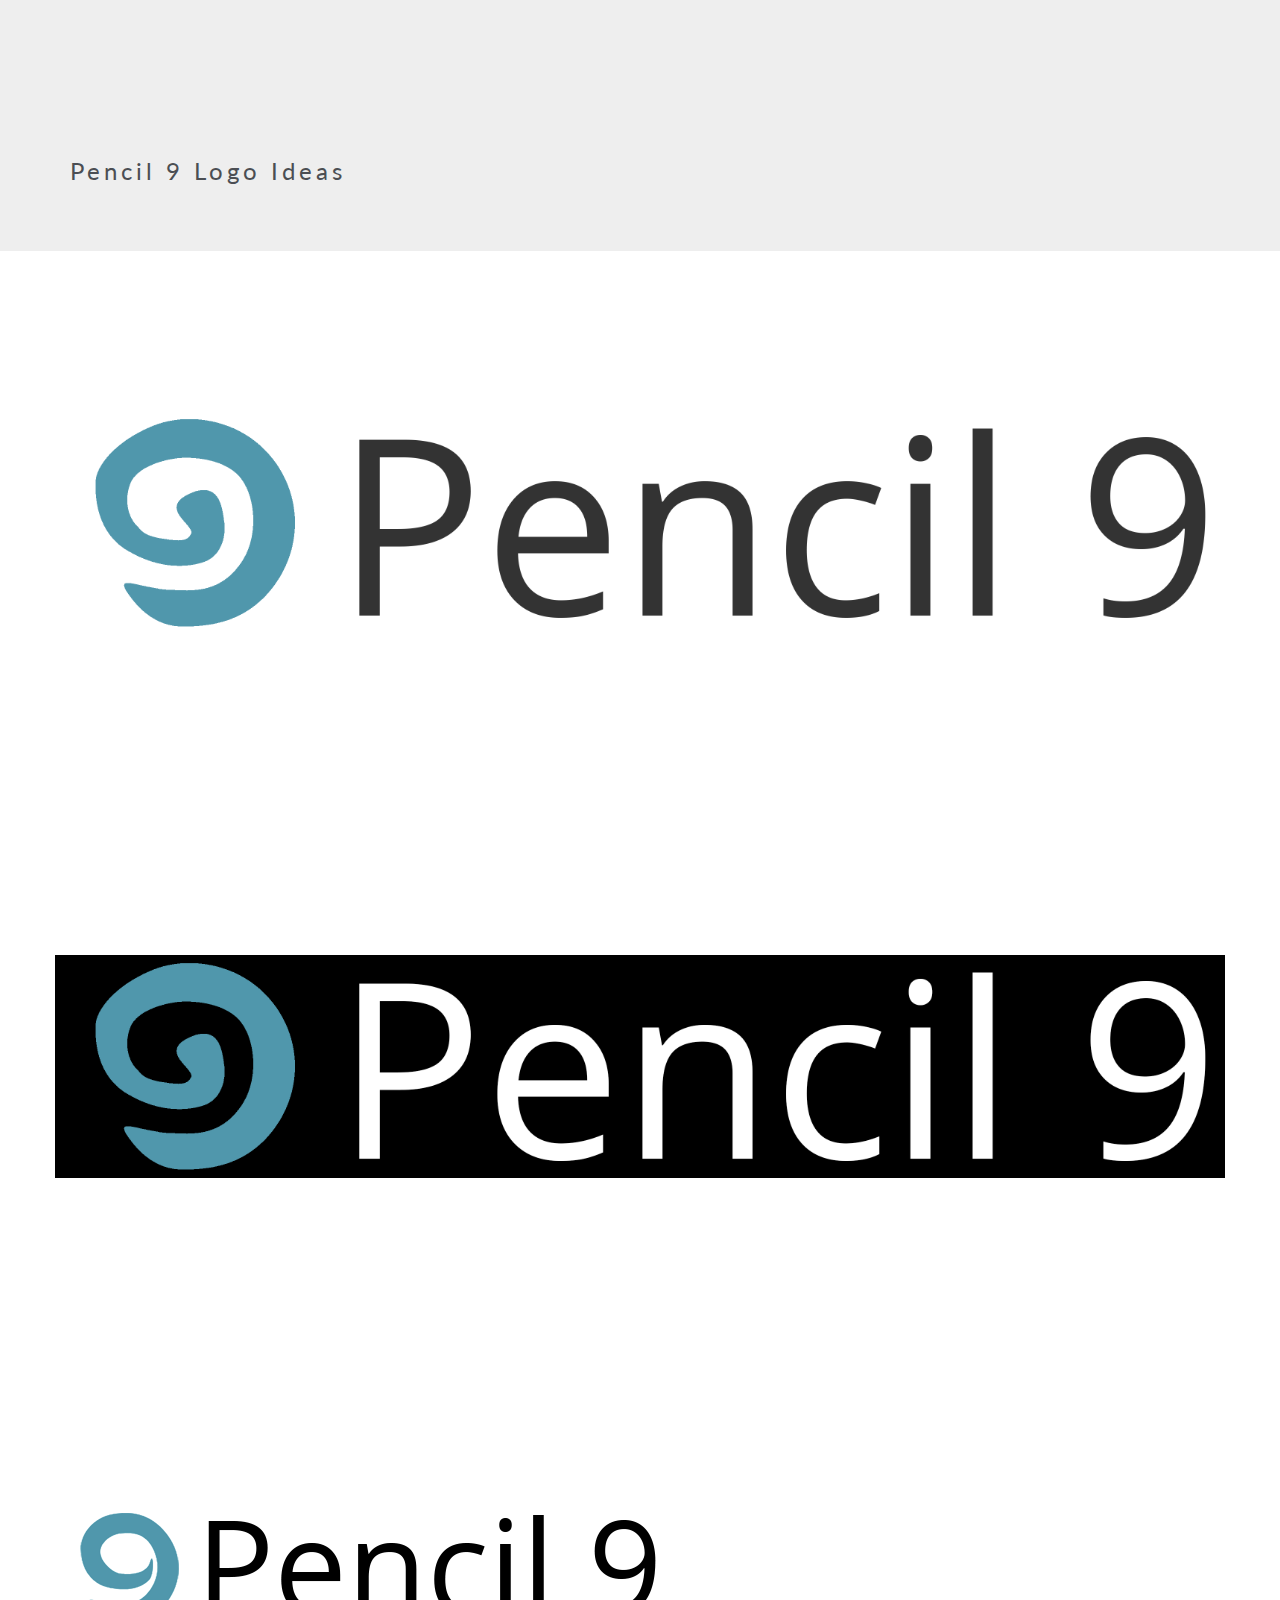
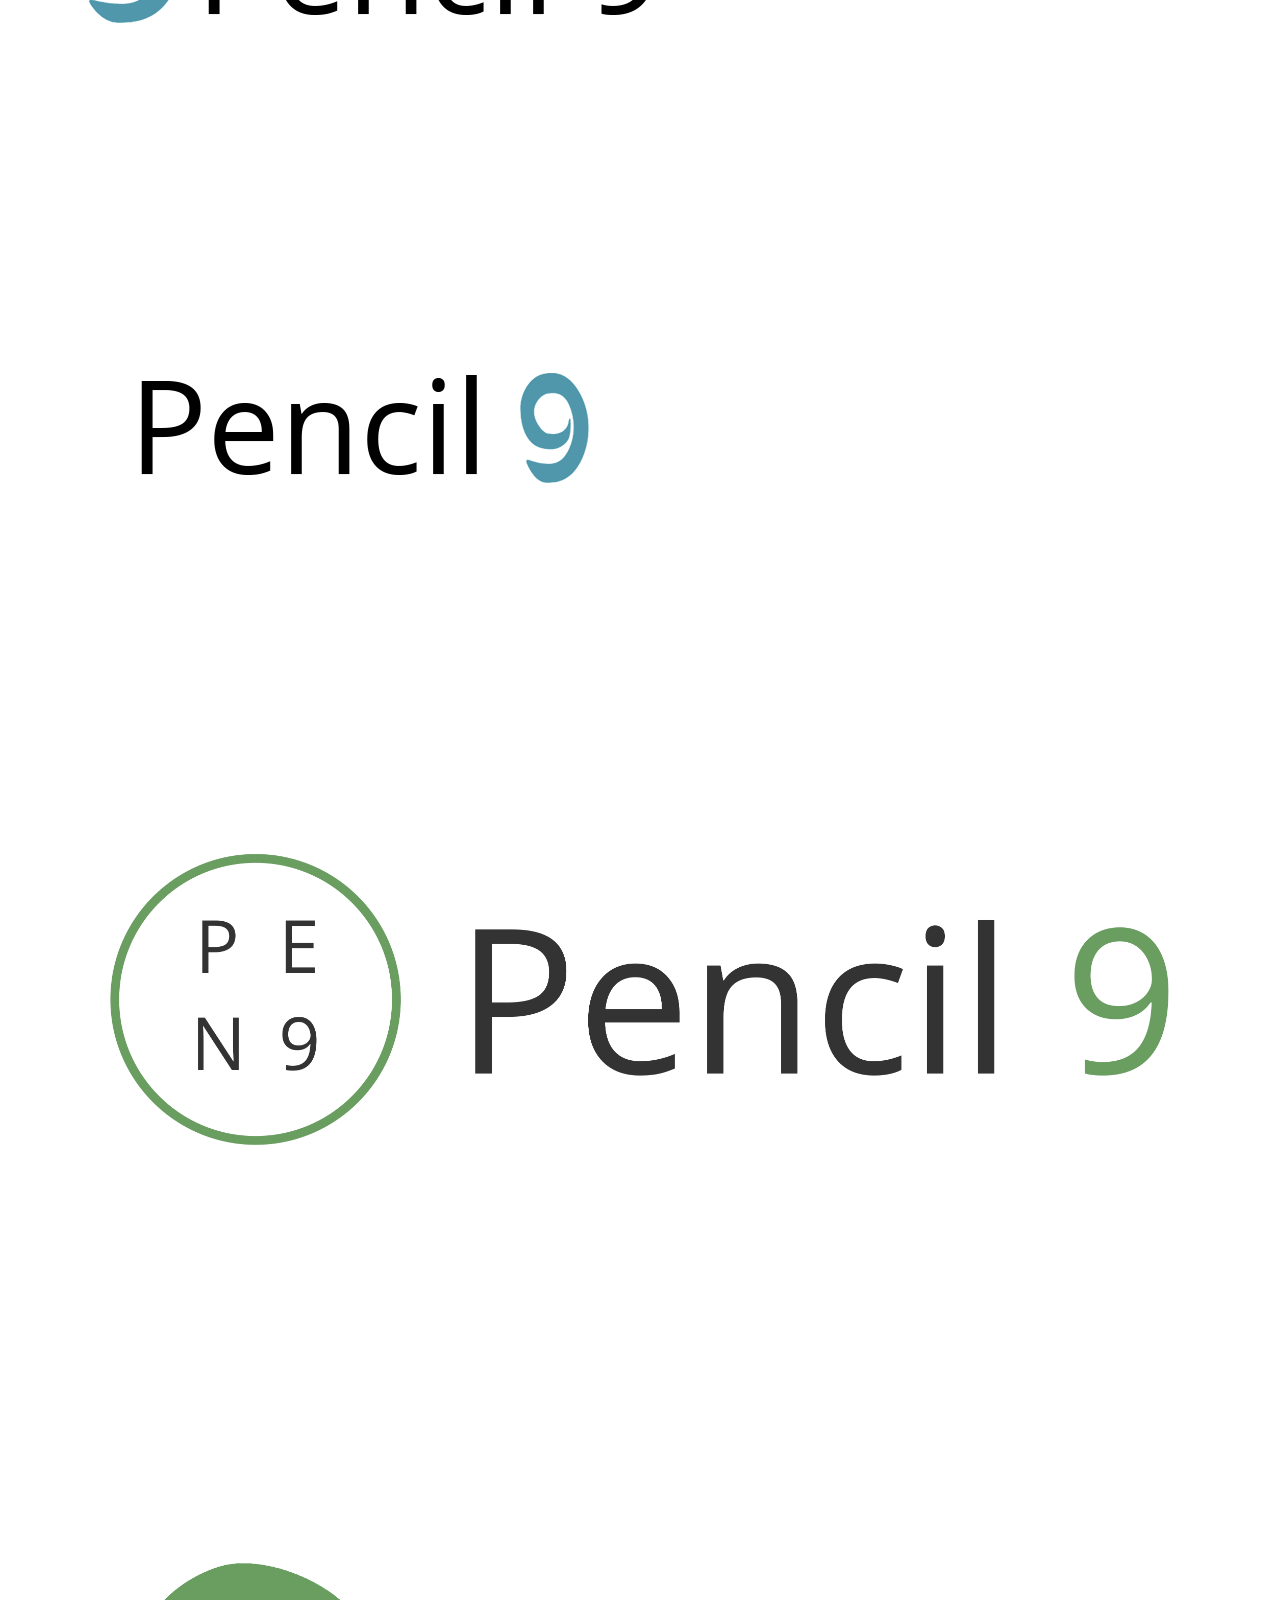
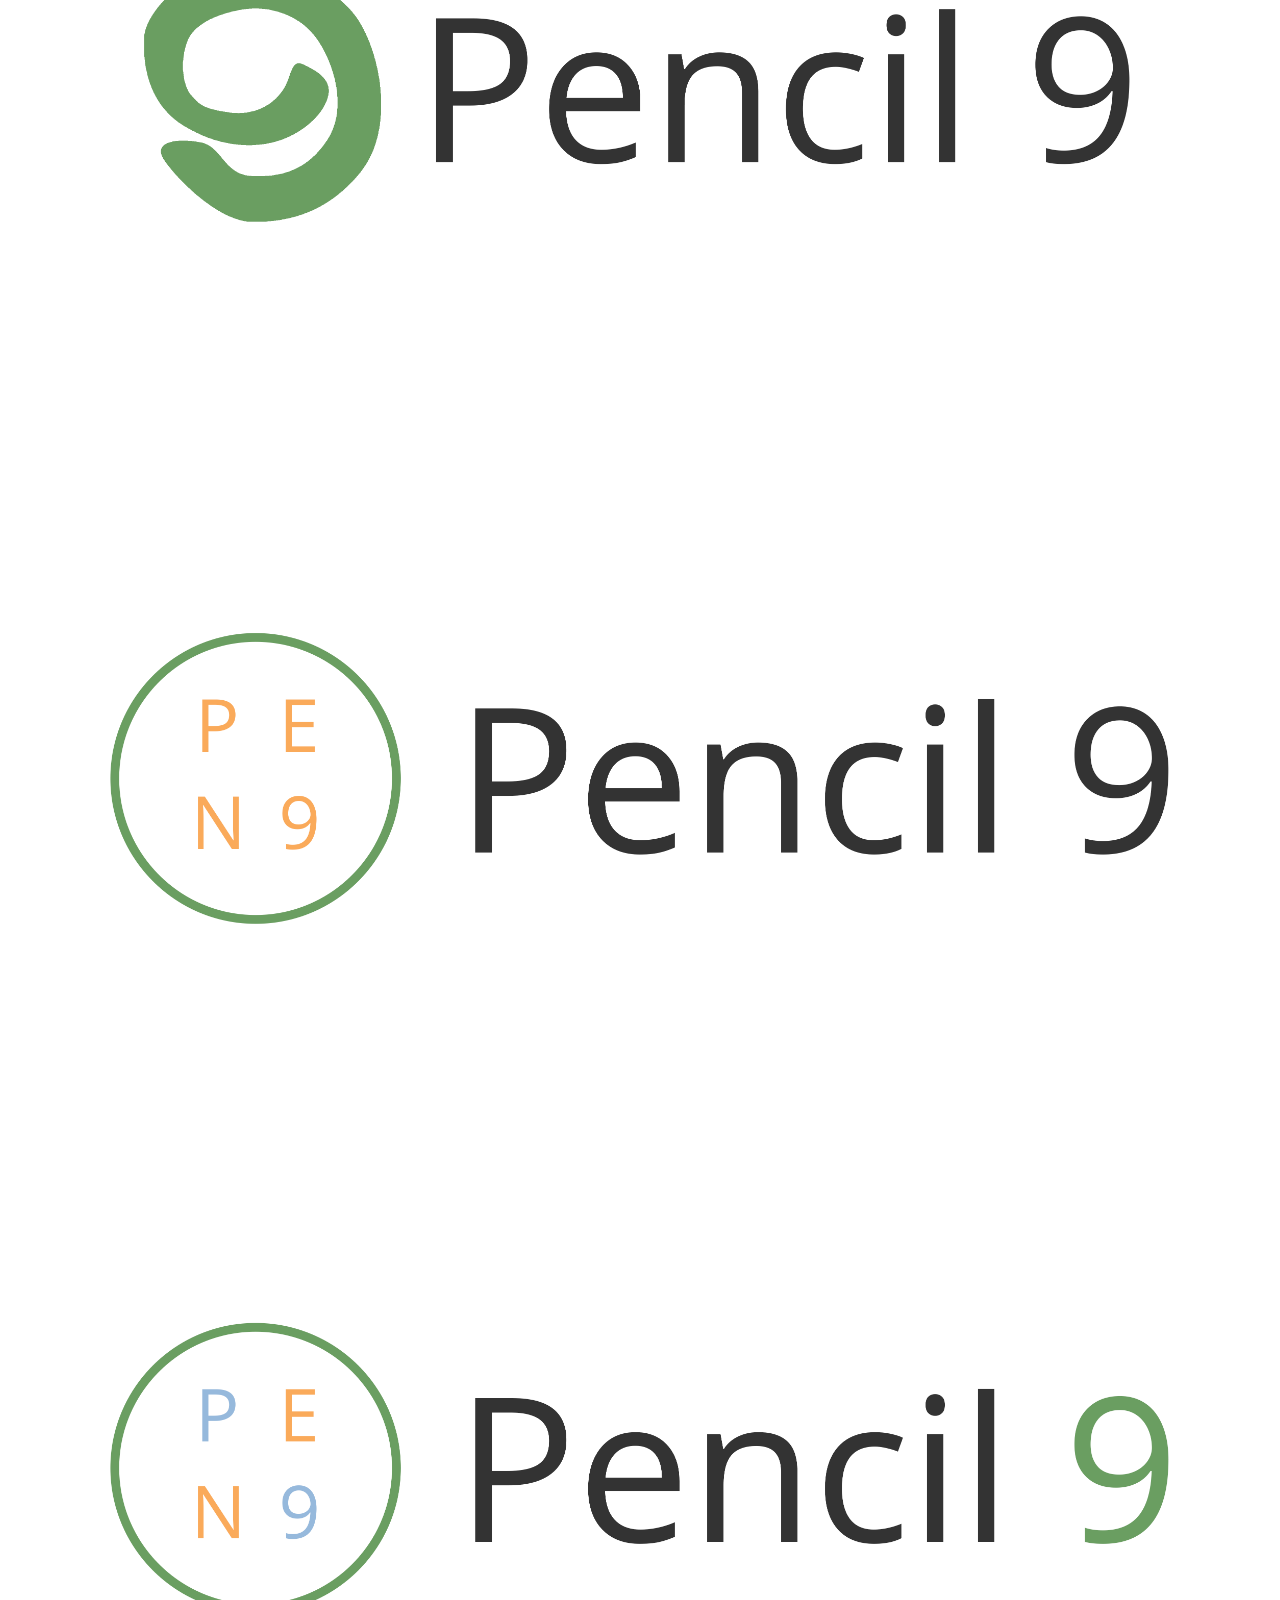
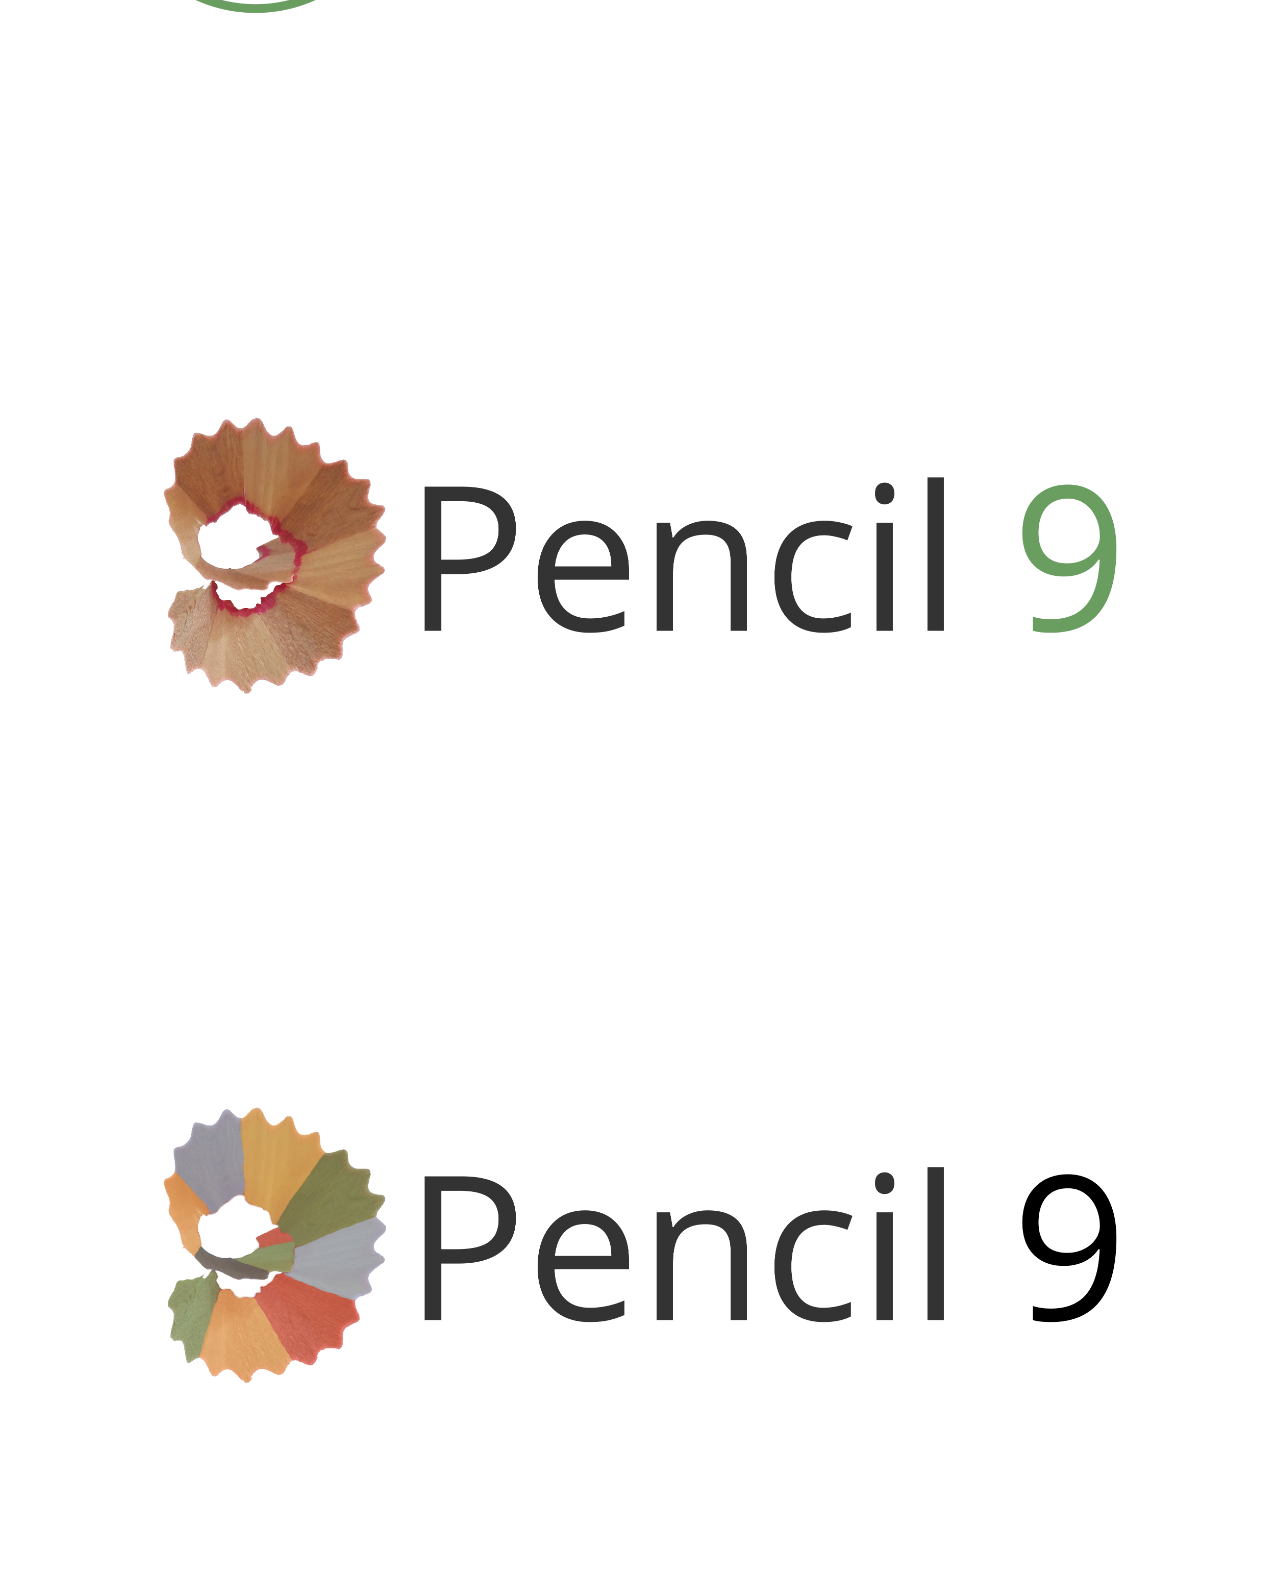
<file: Pencil 9/pen9-logos.html>
<!DOCTYPE html>
<!--

Pencil 9 logo ideas
	
-->

<html lang="en">
 	<head>
		<title>Pencil 9 - Logo Ideas</title>

		<meta name="viewport" content="width=device-width, initial-scale=1, maximum-scale=1">
		
		<!-- FAVICONS -->
    <link rel="shortcut icon" href="images/favicon/favicon.png">
    <link rel="apple-touch-icon" href="images/favicon/apple-touch-icon.png">
    <link rel="apple-touch-icon" sizes="72x72" href="images/favicon/apple-touch-icon-72x72.png">
    <link rel="apple-touch-icon" sizes="114x114" href="images/favicon/apple-touch-icon-114x114.png">
		
<!-- CSS -->

    <!-- FLEXSLIDER SLIDER CSS -->
		<link rel="stylesheet" type="text/css" href="css/flexslider.css"  >

    <!-- BOOTSTRAP -->
		<link rel="stylesheet" href="css/bootstrap.min.css"> 
	
    <!-- GOOGLE FONT -->		
		<link href='https://fonts.googleapis.com/css?family=Lato:300,400,700%7COpen+Sans:400,300,700' rel='stylesheet' type='text/css'>
  
    <!-- ICONS ELEGANT FONT & FONT AWESOME & LINEA ICONS -->		
		<link rel="stylesheet" href="css/icons-fonts.css" >	
	
    <!-- CSS THEME -->		
		<link rel="stylesheet" href="css/style.css" >

    <!-- ANIMATE -->	
		<link rel='stylesheet' href="css/animate.min.css">
		
	</head>
	<body>
	
		<!-- LOADER -->	
		<div id="loader-overflow">
      <div id="loader3">Please enable JS</div>
    </div>	

		<div id="wrap" class="boxed ">
			<div class="grey-bg"> <!-- Grey BG  -->	
				
				
				<!-- HEADER 1 NO-TRANSPARENT -->
				<header id="nav" class="header header-1 no-transparent mobile-no-transparent">
 
				</header>

        <!-- PAGE TITLE -->
        <div class="page-title-cont page-title-small grey-light-bg">
          <div class="relative container align-left">
            <div class="row">
              
              <div class="col-md-8">
                <h1 class="page-title">Pencil 9 Logo Ideas</h1>
              </div>
              
            </div>
          </div>
        </div>
        <!-- END PAGE TITLE -->

        <!-- SWIRL LOGO AUSTRALIAN AQUA ON WHITE -->
        <div class="page-section p-160-cont">
          <div class="container">
            <div class="row">
              <img src="images/sample/Australian-Aqua-Swirl-Black.png">
            </div>
          </div>
        </div>

        <!-- SWIRL LOGO AUSTRALIAN AQUA ON BLACK -->
        <div class="page-section p-160-cont">
          <div class="container">
            <div class="row">
              <img src="images/sample/Australian-Aqua-Swirl-White.png">
            </div>
          </div>
        </div>

        <!-- SMOOTHER SWIRL 9ish LOGO AUSTRALIAN AQUA ON WHITE -->
        <div class="page-section p-160-cont">
          <div class="container">
            <div class="row">
              <img src="images/sample/pen9-logo-swirl-9.png">
            </div>
          </div>
        </div>

        <!-- SMOOTHER SWIRL 9ish LOGO AUSTRALIAN AQUA ON WHITE -->
        <div class="page-section p-160-cont">
          <div class="container">
            <div class="row">
              <img src="images/sample/pen9-logo-logo-as-nine.png">
            </div>
          </div>
        </div>

        <!-- CIRCLE LOGO GREEN -->
        <div class="page-section p-160-cont">
          <div class="container">
            <div class="row">
              <img src="images/sample/pen9-logo-grey-green-circle.png">
            </div>
          </div>
        </div>

        <!-- SWIRL LOGO GREEN -->
        <div class="page-section p-160-cont">
          <div class="container">
            <div class="row">
              <img src="images/sample/pen9-logo-grey-green-swirl.png">
            </div>
          </div>
        </div>

        <!-- CIRCLE LOGO GREEN & ORANGE -->
        <div class="page-section p-160-cont">
          <div class="container">
            <div class="row">
              <img src="images/sample/pen9-logo-grey-green-orange.png">
            </div>
          </div>
        </div>

        <!-- CIRCLE LOGO GREEN ORANGE BLUE -->
        <div class="page-section p-160-cont">
          <div class="container">
            <div class="row">
              <img src="images/sample/pen9-logo-grey-green-orange-blue.png">
            </div>
          </div>
        </div>

        <!-- LOGO WITH PENCIL SHAVINGS -->
        <div class="page-section p-160-cont">
          <div class="container">
            <div class="row">
              <img src="images/sample/pen9-logo-grey-with-flower.png">
            </div>
          </div>
        </div>
          
          <!-- LOGO WITH COLORED PENCIL SHAVINGS -->
          <div class="page-section p-160-cont">
            <div class="container">
              <div class="row">
                <img src="images/sample/pen9-logo-black-with-multi-color-flower.png">
              </div>
            </div>
          </div>


        
			</div><!-- End BG -->	
		</div><!-- End wrap -->	
			
<!-- JS begin -->

		<!-- jQuery  -->
		<script src="js/jquery-1.11.2.min.js"></script>

		<!-- Include all compiled plugins (below), or include individual files as needed -->
    <script src="js/bootstrap.min.js"></script>		

		<!-- MAGNIFIC POPUP -->
		<script src='js/jquery.magnific-popup.min.js'></script>
    
    <!-- PORTFOLIO SCRIPTS -->
    <script src="js/imagesloaded.pkgd.min.js"></script>
    
    <!-- COUNTER -->
    <script src="js/jquery.countTo.js"></script>
    
    <!-- APPEAR -->    
    <script src="js/jquery.appear.js"></script>
    
    <!-- OWL CAROUSEL -->    
    <script src="js/owl.carousel.min.js"></script>
    
    <!-- GOOLE MAP --> 
    <script src="https://maps.google.com/maps/api/js?key=INSERT-YOUR-API-KEY-HERE"></script>
    <script src="js/gmap3.min.js"></script>
    
    <!-- FORMS VALIDATION	-->
		<script src="js/jquery.validate.min.js"></script>
		<script src="js/contact-form-validation.min.js"></script>    
    
    <!-- MAIN SCRIPT -->
		<script src="js/main.js"></script>
    
<!-- JS end -->	
	
	</body>
</html>
</file>
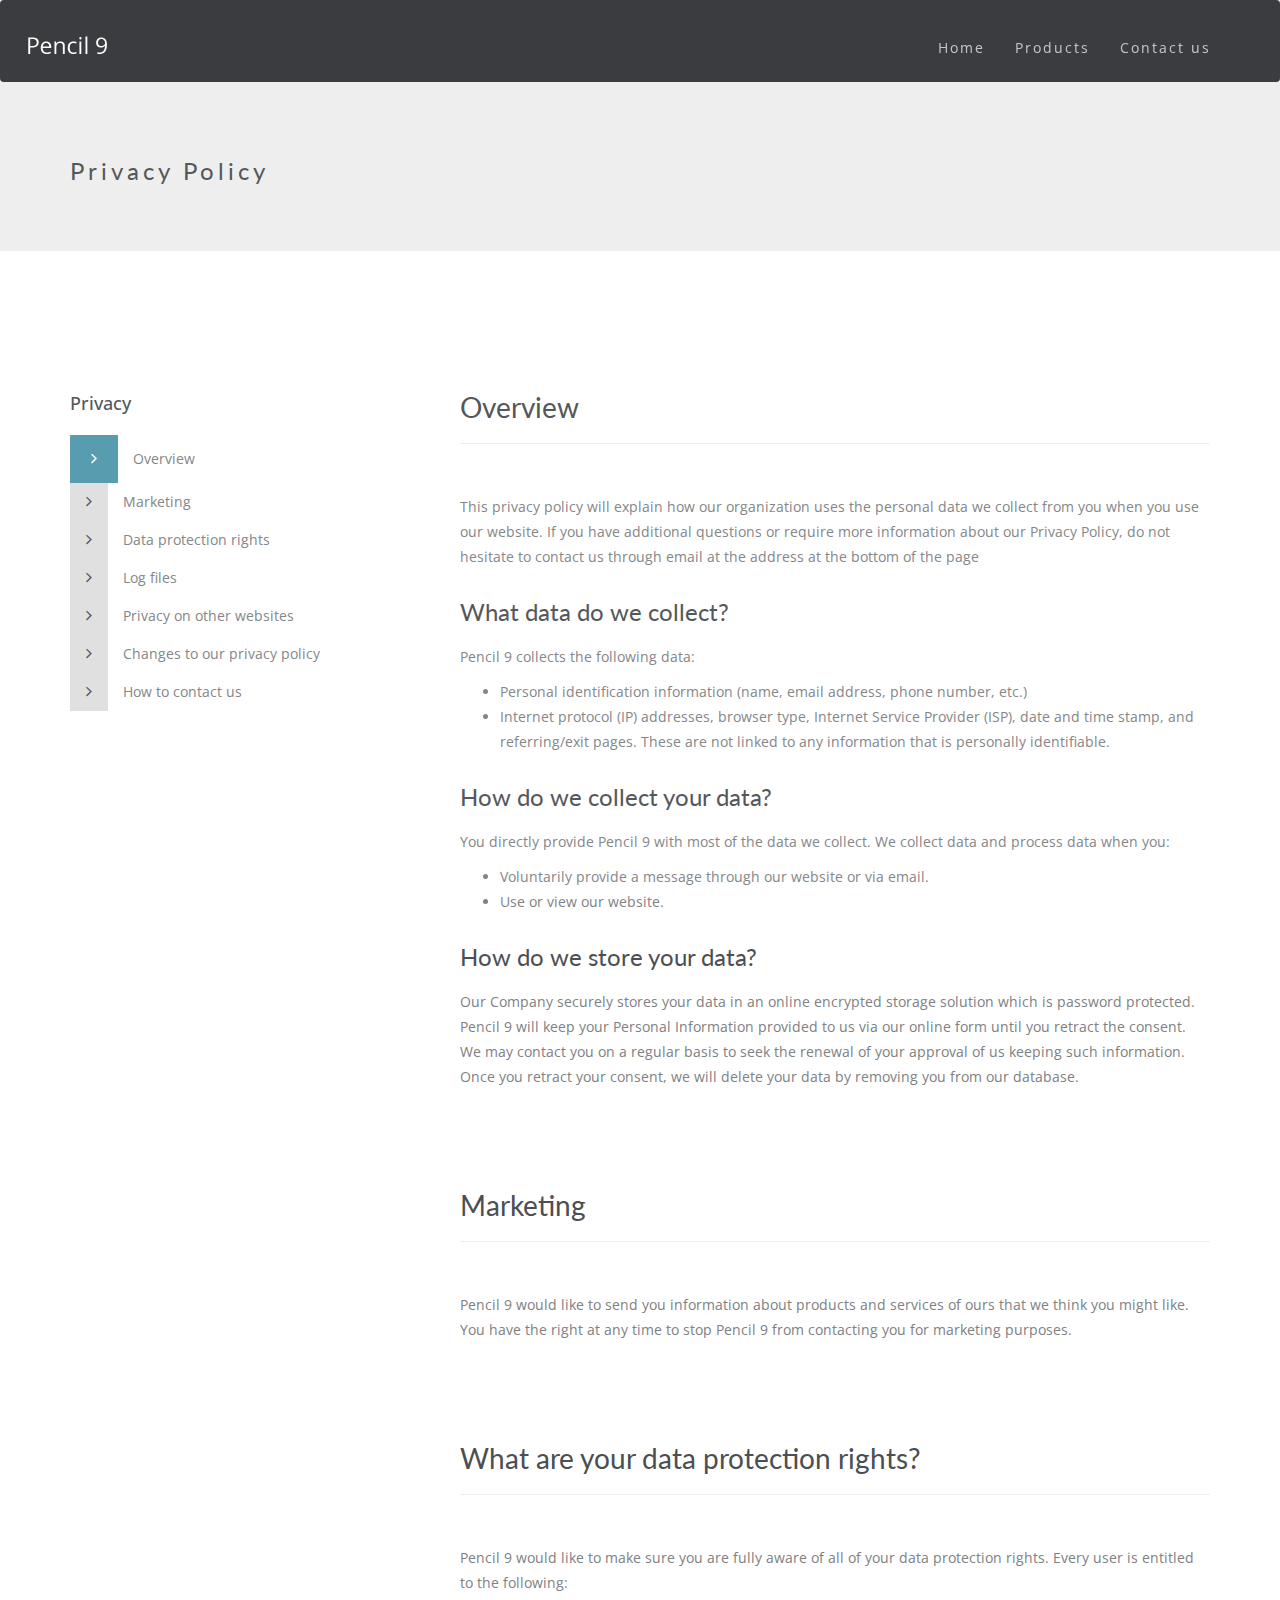
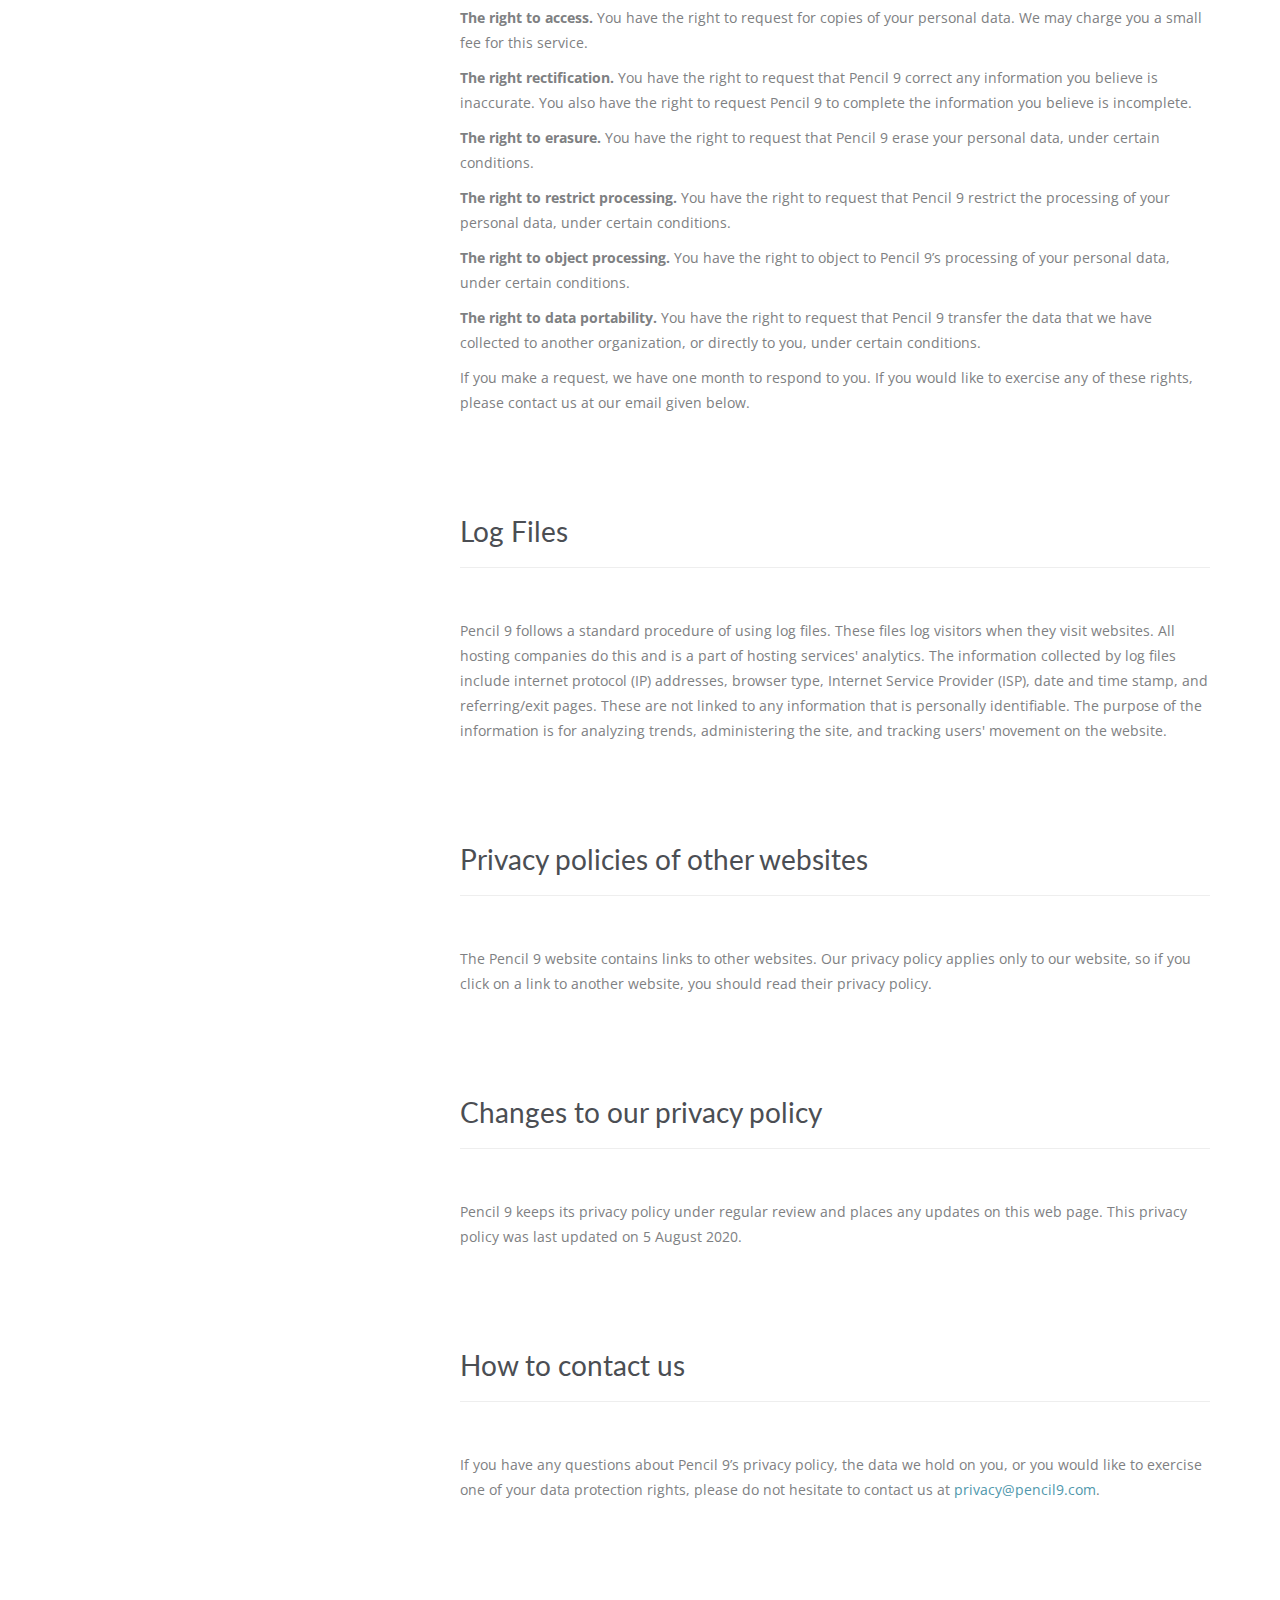
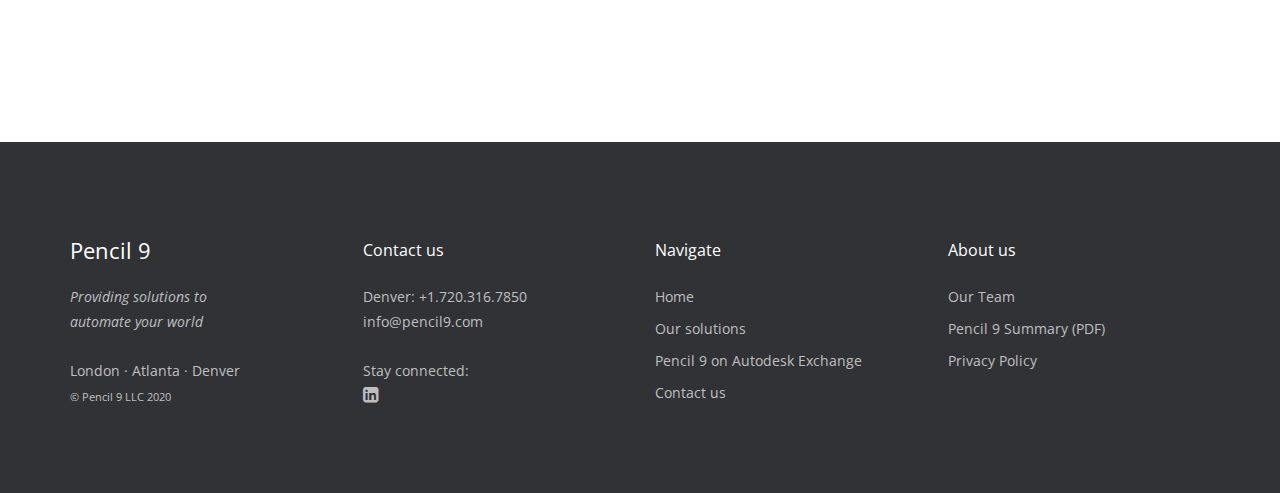
<file: Pencil 9/privacy.html>
<!DOCTYPE html>

<html lang="en">
 	<head>
		<title>Pencil 9 - Privacy</title>
		<meta charset="utf-8">
		<!--[if IE]><meta http-equiv="X-UA-Compatible" content="IE=edge"><![endif]-->
		<meta name="robots" content="index, follow" > 
		<meta name="keywords" content="data privacy" > 
		<meta name="description" content="Pencil 9 - Privacy" > 
		<meta name="viewport" content="width=device-width, initial-scale=1, maximum-scale=1">
		
    <!-- FAVICONS -->
    <link rel="icon" href="https://www.pencil9.com/favicon.png">
		
<!-- CSS -->

    <!-- FLEXSLIDER SLIDER CSS -->
		<link rel="stylesheet" type="text/css" href="css/flexslider.css"  >

    <!-- BOOTSTRAP -->
		<link rel="stylesheet" href="css/bootstrap.min.css"> 
	
    <!-- GOOGLE FONT -->		
		<link href='https://fonts.googleapis.com/css?family=Lato:300,400,700%7COpen+Sans:400,300,700' rel='stylesheet' type='text/css'>
  
    <!-- ICONS ELEGANT FONT & FONT AWESOME & LINEA ICONS -->		
		<link rel="stylesheet" href="css/icons-fonts.css" >	
	
    <!-- CSS THEME -->		
		<link rel="stylesheet" href="css/style.css" >
		<link rel="stylesheet" href="css/style-pen9.css" >

    <!-- ANIMATE -->	
		<link rel='stylesheet' href="css/animate.min.css">
		
    <!-- IE Warning CSS -->
		<!--[if lte IE 8]><link rel="stylesheet" type="text/css" href="css/ie-warning.css" ><![endif]-->
		<!--[if lte IE 8]><link rel="stylesheet" type="text/css" href="css/ie8-fix.css" ><![endif]-->
    
    <!-- Magnific popup  in style.css	Owl Carousel Assets in style.css -->		
	
<!-- CSS end -->

<!-- JS begin some js files in bottom of file-->
		
		<!-- HTML5 Shim and Respond.js IE8 support of HTML5 elements and media queries -->
		<!-- WARNING: Respond.js doesn't work if you view the page via file:// -->
		<!--[if lt IE 9]>
		  <script src="https://oss.maxcdn.com/libs/html5shiv/3.7.0/html5shiv.js"></script>
		  <script src="https://oss.maxcdn.com/libs/respond.js/1.4.2/respond.min.js"></script>
		<![endif]-->
		
    <!-- Modernizr -->
    <!-- <script src="js/modernizr.js"></script> -->
		
	</head>
	<body>
	
	<!-- LOADER -->	
	<div id="loader-overflow">
      <div id="loader3">Please enable JS</div>
    </div>	

		<div id="wrap" class="boxed ">
			<div class="grey-bg"> <!-- Grey BG  -->	
				
				<!--[if lte IE 8]>
				<div id="ie-container">
					<div id="ie-cont-close">
						<a href='#' onclick='javascript&#058;this.parentNode.parentNode.style.display="none"; return false;'><img src='images/ie-warn/ie-warning-close.jpg' style='border: none;' alt='Close'></a>
					</div>
					<div id="ie-cont-content" >
						<div id="ie-cont-warning">
							<img src='images/ie-warn/ie-warning.jpg' alt='Warning!'>
						</div>
						<div id="ie-cont-text" >
							<div id="ie-text-bold">
								You are using an outdated browser
							</div>
							<div id="ie-text">
								For a better experience using this site, please upgrade to a modern web browser.
							</div>
						</div>
						<div id="ie-cont-brows" >
							<a href='http://www.firefox.com' target='_blank'><img src='images/ie-warn/ie-warning-firefox.jpg' alt='Download Firefox'></a>
							<a href='http://www.opera.com/download/' target='_blank'><img src='images/ie-warn/ie-warning-opera.jpg' alt='Download Opera'></a>
							<a href='http://www.apple.com/safari/download/' target='_blank'><img src='images/ie-warn/ie-warning-safari.jpg' alt='Download Safari'></a>
							<a href='http://www.google.com/chrome' target='_blank'><img src='images/ie-warn/ie-warning-chrome.jpg' alt='Download Google Chrome'></a>
						</div>
					</div>
				</div>
				<![endif]-->
				
				<!-- HEADER 1 BLACK MOBILE-NO-TRANSPARENT -->
				<header id="nav" class="header header-1 black-header mobile-no-transparent">
					<div class="header-wrapper">
						<div class="container-m-30 clearfix">
							<div class="logo-row">
				
								<!-- LOGO -->
								<div class="logo-container-2">
									<div class="logo-2">
										<a href="index.html" class="clearfix">
											<!--<img src="images/logo-white.png" class="logo-img" alt="Logo">-->
											<img src="images/pen9-logo-white-no-icon.png" class="logo-img" alt="Logo">
										</a>
									</div>
								</div>
								<!-- BUTTON -->
								<div class="menu-btn-respons-container">
									<button type="button" class="navbar-toggle btn-navbar collapsed" data-toggle="collapse"
										data-target="#main-menu .navbar-collapse">
										<span aria-hidden="true" class="icon_menu hamb-mob-icon"></span>
									</button>
								</div>
							</div>
						</div>
				
						<!-- MAIN MENU CONTAINER -->
						<div class="main-menu-container">
				
							<div class="container-m-30 clearfix">
				
								<!-- MAIN MENU -->
								<div id="main-menu">
									<div class="navbar navbar-default" role="navigation">
				
										<!-- MAIN MENU LIST -->
										<nav class="collapse collapsing navbar-collapse right-1024">
											<ul class="nav navbar-nav">
				


												<!-- MENU ITEM -->
												<li class="parent">
												<a href="index.html"><div class="main-menu-title">Home</div></a>
												<ul class="sub">
												<li><a href="index.html#products-development">Our solutions</a></li>
												<li><a href="index.html#about-us">Our team</a></li>
												<li><a href="index.html#contact">Contact us</a></li>
												</ul>
												</li>
						
												<!-- MENU ITEM -->
												<li class="parent">
												<a href=""><div class="main-menu-title">Products</div></a>
												<ul class="sub">
												<li><a href="harmony.html">Harmony</a></li>
												</ul>
												</li>

												<!-- CONTACT US MENU ITEM -->
												<li>
												<a href="index.html#contact">
													<div class="main-menu-title">Contact us</div>
												</a>
												</li>
				
												<!-- MENU ITEM - PRODUCTS & SERVICES
										<li>
										  <a href="#products-services"><div class="main-menu-title">PRODUCTS & SERVICES</div></a>
										</li>
										-->
				
											</ul>
				
										</nav>
				
									</div>
								</div>
								<!-- END main-menu -->
				
							</div>
							<!-- END container-m-30 -->
				
						</div>
						<!-- END main-menu-container -->
				
						<!-- SEARCH READ DOCUMENTATION
									  <ul class="cd-header-buttons">
										  <li><a class="cd-search-trigger" href="#cd-search"><span></span></a></li>
									  </ul>
									  <div id="cd-search" class="cd-search">
										  <form class="form-search" id="searchForm" action="page-search-results.html" method="get">
											  <input type="text" value="" name="q" id="q" placeholder="Search...">
										  </form>
							</div>
						  -->
				
					</div>
					<!-- END header-wrapper -->
				
				</header>

		<!-- PAGE TITLE SMALL -->
		<div class="page-title-cont page-title-small grey-light-bg">
        <!--<div class="page-title-cont page-title-small australian-aqua-bg">-->
          <div class="relative container align-left">
            <div class="row">
              
              <div class="col-md-8">
                <h1 class="page-title">Privacy Policy</h1>
              </div>
              <!--
              <div class="col-md-4">
                <div class="breadcrumbs">
                  <a href="index.html">Home</a><span class="slash-divider">/</span><span class="bread-current">Privacy</span>
                </div>
			  </div>
			-->
              
            </div>
          </div>
        </div>

  <!-- COTENT CONTAINER -->
	<div class="container bs-docs-container p-140-cont">
		<div class="row">
		
			<!-- SIDENAV HIDE -->			
			<div class="col-md-4">
				<div id="sidebar-stiky"  class="bs-sidebar hidden-xs hidden-sm clearfix" role="complementary" >
					<h4 class="mt-0">Privacy</h4>
					<ul id="nav-sidebar" class="nav bs-sidenav blog-categories">
						<li  class="current"><a href="#overview"><span class="blog-cat-icon"><i class="fa fa-angle-right"></i></span>Overview</a></li>
						<li><a href="#marketing"><span class="blog-cat-icon"><i class="fa fa-angle-right"></i></span>Marketing</a></li>
						<li><a href="#data-protection-rights"><span class="blog-cat-icon"><i class="fa fa-angle-right"></i></span>Data protection rights</a></li>
						<li><a href="#log-files"><span class="blog-cat-icon"><i class="fa fa-angle-right"></i></span>Log files</a></li>
						<li><a href="#privacy-on-other-sites"><span class="blog-cat-icon"><i class="fa fa-angle-right"></i></span>Privacy on other websites</a></li>
						<li><a href="#changes-to-policy"><span class="blog-cat-icon"><i class="fa fa-angle-right"></i></span>Changes to our privacy policy</a></li>
						<li><a href="#contact-us"><span class="blog-cat-icon"><i class="fa fa-angle-right"></i></span>How to contact us</a></li>
					</ul>
					
				</div>
			</div>
			
			<!-- CONTENT  -->
			<div class="col-md-8">
		
				<!-- OVERVIEW  -->	
				<div id="overview" class="bs-docs-section mb-100">
					<div class="heading-underline h3-line">
						<h2 class="mt-0 mb-50">Overview</h2>
					</div>
					<p>
						This privacy policy will explain how our organization uses the personal data we collect from you when you use our website. If you have additional questions or require more information about our Privacy Policy, do not hesitate to contact us through email at the address at the bottom of the page
					</p>
					<h3>What data do we collect?</h3>
					<p>Pencil 9 collects the following data:
						<ul>
							<li>Personal identification information (name, email address, phone number, etc.)</li>
							<li>Internet protocol (IP) addresses, browser type, Internet Service Provider (ISP), date and time stamp, and referring/exit pages. These are not linked to any information that is personally identifiable.</li>
						</ul>
					</p>

					<h3>How do we collect your data?</h3>
					<p>You directly provide Pencil 9 with most of the data we collect. We collect data and process data when you:
						<ul>
							<li>Voluntarily provide a message through our website or via email.</li>
							<li>Use or view our website.</li>
						</ul>
					</p>

					<h3>How do we store your data?</h3>
					<p>
						Our Company securely stores your data in an online encrypted storage solution which is password protected. Pencil 9 will keep your Personal Information provided to us via our online form until you retract the consent. We may contact you on a regular basis to seek the renewal of your approval of us keeping such information. Once you retract your consent, we will delete your data by removing you from our database.
					</p>
		
				</div>
				<!-- END OVERVIEW -->

				<!-- MARKETING  -->	
				<div id="marketing" class="bs-docs-section mb-100">
					<div class="heading-underline h3-line">
						<h2 class="mt-0 mb-50">Marketing</h2>
					</div>
					<p>
						Pencil 9 would like to send you information about products and services of ours that we think you might like. You have the right at any time to stop Pencil 9 from contacting you for marketing purposes.
					</p>		
				</div>
				<!-- END MARKETING -->

				<!-- DATA PROTECTION RIGHTS  -->	
				<div id="data-protection-rights" class="bs-docs-section mb-100">
					<div class="heading-underline h3-line">
						<h2 class="mt-0 mb-50">What are your data protection rights?</h2>
					</div>
					<p>
						Pencil 9 would like to make sure you are fully aware of all of your data protection rights. Every user is entitled to the following:
					</p>

					<p><span class="bold">The right to access.</span> You have the right to request for copies of your personal data. We may charge you a small fee for this service.</p>
					
					<p><span class="bold">The right rectification.</span> You have the right to request that Pencil 9 correct any information you believe is inaccurate. You also have the right to request Pencil 9 to complete the information you believe is incomplete.</p>

					<p><span class="bold">The right to erasure.</span> You have the right to request that Pencil 9 erase your personal data, under certain conditions.</p>

					<p><span class="bold">The right to restrict processing.</span> You have the right to request that Pencil 9 restrict the processing of your personal data, under certain conditions.</p>

					<p><span class="bold">The right to object processing.</span> You have the right to object to Pencil 9’s processing of your personal data, under certain conditions.</p>

					<p><span class="bold">The right to data portability.</span>  You have the right to request that Pencil 9 transfer the data that we have collected to another organization, or directly to you, under certain conditions.</p>

					<p>If you make a request, we have one month to respond to you. If you would like to exercise any of these rights, please contact us at our email given below.</p>
				</div>
				<!-- END DATA PROTECTION -->

				<!-- LOG FILES  -->	
				<div id="log-files" class="bs-docs-section mb-100">
					<div class="heading-underline h3-line">
						<h2 class="mt-0 mb-50">Log Files</h2>
					</div>
					<p>
						Pencil 9 follows a standard procedure of using log files. These files log visitors when they visit websites. All hosting companies do this and is a part of hosting services' analytics. The information collected by log files include internet protocol (IP) addresses, browser type, Internet Service Provider (ISP), date and time stamp, and referring/exit pages. These are not linked to any information that is personally identifiable. The purpose of the information is for analyzing trends, administering the site, and tracking users' movement on the website.
					</p>		
				</div>
				<!-- END LOG FILES -->

				<!-- PRIVACY ON OTHER SITES  -->	
				<div id="privacy-on-other-sites" class="bs-docs-section mb-100">
					<div class="heading-underline h3-line">
						<h2 class="mt-0 mb-50">Privacy policies of other websites</h2>
					</div>
					<p>
						The Pencil 9 website contains links to other websites. Our privacy policy applies only to our website, so if you click on a link to another website, you should read their privacy policy.
					</p>		
				</div>
				<!-- END PRIVACY ON OTHER SITES -->

				<!-- CHANGES TO OUR PRIVACY POLICY  -->	
				<div id="changes-to-policy" class="bs-docs-section mb-100">
					<div class="heading-underline h3-line">
						<h2 class="mt-0 mb-50">Changes to our privacy policy</h2>
					</div>
					<p>
						Pencil 9 keeps its privacy policy under regular review and places any updates on this web page. This privacy policy was last updated on 5 August 2020.
					</p>		
				</div>
				<!-- END CHANGES TO OUR PRIVACY POLICY -->

				<!-- HOW TO CONTACT US  -->	
				<div id="contact-us" class="bs-docs-section mb-100">
					<div class="heading-underline h3-line">
						<h2 class="mt-0 mb-50">How to contact us</h2>
					</div>
					<p>
						If you have any questions about Pencil 9’s privacy policy, the data we hold on you, or you would like to exercise one of your data protection rights, please do not hesitate to contact us at <a href="mailto:privacy@pencil9.com" style="color: #5097ac; text-decoration: none;">privacy@pencil9.com</a>.
					</p>		
				</div>
				<!-- HOW TO CONTACT US -->

			</div>
			<!-- END CONTENT -->
		</div>
		<!-- END ROW -->
	</div>
	<!-- END CONTENT CONTAINER-->      
      
    <div id="footer-offset">  

        <!-- FOOTER -->
        <!--<footer id="footer3" class="page-section pt-80 footer2-black" style="background: #5097ac !important;">-->
		<footer id="footer3" class="page-section pt-80 footer2-black">
			<div class="container">
			  <div class="row">
			  
				<div class="col-md-3 col-sm-3 widget">
				  <h4 style="font-weight: normal; font-size: 22px;">Pencil 9</h4>
				  <div class="footer-2-text-cont">
					  <span class="footer-slogan">Providing solutions to<br />
					  automate your world</span>
				  </div>
				  <div class="footer-2-text-cont">
					London &middot Atlanta &middot Denver<br />
					<span class="footer-text">&copy; Pencil 9 LLC 2020</span>
				  </div>
				</div>
				
				<div class="col-md-3 col-sm-3 widget">
				  <h4 style="font-weight: normal; font-size: 16px;">Contact us</h4>
				  <div class="footer-2-text-cont">
					Denver: +1.720.316.7850<br />
					<a class="a-text" href="mailto:info@pencil9.com">info@pencil9.com</a>
				  </div>
  
				  <div class="footer-2-text-cont">
					Stay connected: <br />
					<a href="https://www.linkedin.com/company/pencil-9" title="LinkedIn" target="_blank"><i class="fa fa-linkedin-square" style="font-size: large;"></i></a>
				  </div>
				</div>
				
				<div class="col-md-3 col-sm-3 widget">
				  <h4 style="font-weight: normal; font-size: 16px;">Navigate</h4>
				  <ul class="links-list a-text-cont">
					<li><a href="index.html">Home</a></li>
					<li><a href="index.html#products-services">Our solutions</a></li>
					<li><a href="https://apps.autodesk.com/All/en/List/Search?isAppSearch=True&searchboxstore=All&facet=&collection=&sort=&query=pencil+9" target="_blank">Pencil 9 on Autodesk Exchange</a></li>
					<li><a href="index.html#contact">Contact us</a></li>
				  </ul>
				</div>
				
				<div class="col-md-3 col-sm-3 widget">
				  <h4 style="font-weight: normal; font-size: 16px;">About us</h4>
				  <ul class="links-list a-text-cont" >
					<li><a href="index.html#about-us">Our Team</a></li>
					<li><a href="pencil9-summary.pdf" target="_blank">Pencil 9 Summary (PDF)</a></li>
					<li><a href="privacy.html">Privacy Policy</a></li>
				  </ul>
				</div>
			  </div>
			</div>
		  </footer>
		  <!-- END FOOTER -->
	
				  <!-- BACK TO TOP -->
				  <p id="back-top">
			<a href="#top" title="Back to Top"><span class="icon icon-arrows-up"></span></a>
		  </p>
           
			</div><!-- End BG -->	
		</div><!-- End wrap -->	
			
<!-- JS begin -->

		<!-- jQuery  -->
		<script src="js/jquery-1.11.2.min.js"></script>

		<!-- Include all compiled plugins (below), or include individual files as needed -->
    <script src="js/bootstrap.min.js"></script>		

		<!-- MAGNIFIC POPUP -->
		<script src='js/jquery.magnific-popup.min.js'></script>
    
    <!-- PORTFOLIO SCRIPTS -->
    <script src="js/imagesloaded.pkgd.min.js"></script>
    
    <!-- APPEAR -->    
    <script src="js/jquery.appear.js"></script>
    
    <!-- OWL CAROUSEL -->    
    <script src="js/owl.carousel.min.js"></script>
    
    <!-- NAV SIDEBAR -->
		<script src="js/jquery.nav.js"></script>
    <script>
			$(document).ready(function() {
			
			//NAV SIDEBAR------------------------------------------------------------------
				var top_offset = $('header').height() - 1;  // get height of fixed navbar

				$('#nav-sidebar').onePageNav({
					currentClass: 'current',
					changeHash: false,
					scrollSpeed: 700,
					scrollOffset: top_offset,
					scrollThreshold: 0.5,
					filter: '',
					easing: 'swing',
					begin: function() {
						//I get fired when the animation is starting
					},
					end: function() {
						//I get fired when the animation is ending
					},
					scrollChange: function($currentListItem) {
						//I get fired when you enter a section and I pass the list item of the section
					}
				});

			//SIDEBAR STICKY---------------------------------------------	  
				var //offsetSb = $('.page-title-bg').height(),
					offsetFooter = $('#footer-offset').height()+30;
					// DM Menu
				jQuery('#sidebar-stiky').affix({
					offset: { top: 300, //top offset for header 1 for others headers it will have other value
						bottom: offsetFooter		
					}
				});
        
      }); 
    </script>
    
    <!-- MAIN SCRIPT -->
		<script src="js/main.js"></script>
    
<!-- JS end -->	
	
	</body>
</html>
</file>
<file: Pencil 9/css/icons-fonts.css>
@charset "UTF-8";
@font-face{font-family:"linea-icons";src:url(../fonts/linea-icons.eot);src:url(../fonts/linea-icons.eot?#iefix) format("embedded-opentype"),url(../fonts/linea-icons.woff) format("woff"),url(../fonts/linea-icons.ttf) format("truetype"),url(../fonts/linea-icons.svg#linea-icons) format("svg");font-weight:400;font-style:normal}[data-icon]:before{font-family:"linea-icons"!important;content:attr(data-icon);font-style:normal!important;font-weight:400!important;font-variant:normal!important;text-transform:none!important;speak:none;line-height:1;-webkit-font-smoothing:antialiased;-moz-osx-font-smoothing:grayscale}[class^="icon-"]:before,[class*=" icon-"]:before{font-family:"linea-icons"!important;font-style:normal!important;font-weight:400!important;font-variant:normal!important;text-transform:none!important;speak:none;line-height:1;-webkit-font-smoothing:antialiased;-moz-osx-font-smoothing:grayscale}.icon-arrows-anticlockwise:before{content:"a"}.icon-music-bell:before{content:"\e05d"}.icon-music-cd:before{content:"\e05e"}.icon-music-headphones:before{content:"\e063"}.icon-music-ipod:before{content:"\e064"}.icon-music-loudspeaker:before{content:"\e065"}.icon-music-microphone-old:before{content:"\e067"}.icon-music-mixer:before{content:"\e068"}.icon-music-mute:before{content:"\e069"}.icon-music-note-multiple:before{content:"\e06a"}.icon-music-note-single:before{content:"\e06b"}.icon-music-pause-button:before{content:"\e06c"}.icon-music-play-button:before{content:"\e06d"}.icon-music-record:before{content:"\e071"}.icon-music-repeat-button:before{content:"\e073"}.icon-music-rewind-button:before{content:"\e074"}.icon-music-shuffle-button:before{content:"\e075"}.icon-music-stop-button:before{content:"\e076"}.icon-music-tape:before{content:"\e077"}.icon-music-volume-down:before{content:"\e078"}.icon-music-volume-up:before{content:"\e079"}.icon-ecommerce-bag:before{content:"\e07a"}.icon-ecommerce-bag-check:before{content:"\e07b"}.icon-ecommerce-bag-download:before{content:"\e07d"}.icon-ecommerce-bag-minus:before{content:"\e07e"}.icon-ecommerce-bag-plus:before{content:"\e07f"}.icon-ecommerce-bag-refresh:before{content:"\e080"}.icon-ecommerce-bag-remove:before{content:"\e081"}.icon-ecommerce-bag-search:before{content:"\e082"}.icon-ecommerce-bag-upload:before{content:"\e083"}.icon-ecommerce-banknote:before{content:"\e084"}.icon-ecommerce-banknotes:before{content:"\e085"}.icon-ecommerce-creditcard:before{content:"\e09e"}.icon-ecommerce-diamond:before{content:"\e09f"}.icon-ecommerce-dollar:before{content:"\e0a0"}.icon-ecommerce-gift:before{content:"\e0a3"}.icon-ecommerce-graph1:before{content:"\e0a4"}.icon-ecommerce-graph2:before{content:"\e0a5"}.icon-ecommerce-graph3:before{content:"\e0a6"}.icon-ecommerce-graph-decrease:before{content:"\e0a7"}.icon-ecommerce-graph-increase:before{content:"\e0a8"}.icon-ecommerce-megaphone:before{content:"\e0ac"}.icon-ecommerce-money:before{content:"\e0ad"}.icon-ecommerce-receipt:before{content:"\e0b1"}.icon-ecommerce-sale:before{content:"\e0c7"}.icon-ecommerce-sales:before{content:"\e0c8"}.icon-ecommerce-ticket:before{content:"\e0c9"}.icon-ecommerce-wallet:before{content:"\e0cb"}.icon-basic-accelerator:before{content:"\e160"}.icon-basic-alarm:before{content:"\e161"}.icon-basic-anchor:before{content:"\e162"}.icon-basic-anticlockwise:before{content:"\e163"}.icon-basic-archive:before{content:"\e164"}.icon-basic-archive-full:before{content:"\e165"}.icon-basic-ban:before{content:"\e166"}.icon-basic-bolt:before{content:"\e16b"}.icon-basic-book:before{content:"\e16c"}.icon-basic-book-pencil:before{content:"\e16e"}.icon-basic-bookmark:before{content:"\e16f"}.icon-basic-calculator:before{content:"\e170"}.icon-basic-case:before{content:"\e174"}.icon-basic-chronometer:before{content:"\e175"}.icon-basic-clessidre:before{content:"\e176"}.icon-basic-clock:before{content:"\e177"}.icon-basic-clockwise:before{content:"\e178"}.icon-basic-cloud:before{content:"\e179"}.icon-basic-compass:before{content:"\e17b"}.icon-basic-cup:before{content:"\e17c"}.icon-basic-display:before{content:"\e17e"}.icon-basic-download:before{content:"\e17f"}.icon-basic-exclamation:before{content:"\e180"}.icon-basic-eye:before{content:"\e181"}.icon-basic-eye-closed:before{content:"\e182"}.icon-basic-flag1:before{content:"\e184"}.icon-basic-flag2:before{content:"\e185"}.icon-basic-floppydisk:before{content:"\e186"}.icon-basic-folder:before{content:"\e187"}.icon-basic-folder-multiple:before{content:"\e188"}.icon-basic-gear:before{content:"\e189"}.icon-basic-geolocalize-01:before{content:"\e18a"}.icon-basic-geolocalize-05:before{content:"\e18b"}.icon-basic-globe:before{content:"\e18c"}.icon-basic-gunsight:before{content:"\e18d"}.icon-basic-hammer:before{content:"\e18e"}.icon-basic-headset:before{content:"\e18f"}.icon-basic-heart:before{content:"\e190"}.icon-basic-heart-broken:before{content:"\e191"}.icon-basic-helm:before{content:"\e192"}.icon-basic-home:before{content:"\e193"}.icon-basic-info:before{content:"\e194"}.icon-basic-ipod:before{content:"\e195"}.icon-basic-joypad:before{content:"\e196"}.icon-basic-key:before{content:"\e197"}.icon-basic-keyboard:before{content:"\e198"}.icon-basic-laptop:before{content:"\e199"}.icon-basic-life-buoy:before{content:"\e19a"}.icon-basic-lightbulb:before{content:"\e19b"}.icon-basic-link:before{content:"\e19c"}.icon-basic-lock:before{content:"\e19d"}.icon-basic-lock-open:before{content:"\e19e"}.icon-basic-magic-mouse:before{content:"\e19f"}.icon-basic-magnifier:before{content:"\e1a0"}.icon-basic-magnifier-minus:before{content:"\e1a1"}.icon-basic-magnifier-plus:before{content:"\e1a2"}.icon-basic-mail:before{content:"\e1a3"}.icon-basic-mail-multiple:before{content:"\e1a4"}.icon-basic-mail-open:before{content:"\e1a5"}.icon-basic-mail-open-text:before{content:"\e1a6"}.icon-basic-male:before{content:"\e1a7"}.icon-basic-map:before{content:"\e1a8"}.icon-basic-message:before{content:"\e1a9"}.icon-basic-message-multiple:before{content:"\e1aa"}.icon-basic-message-txt:before{content:"\e1ab"}.icon-basic-mixer2:before{content:"\e1ac"}.icon-basic-mouse:before{content:"\e1ad"}.icon-basic-notebook:before{content:"\e1ae"}.icon-basic-notebook-pen:before{content:"\e1af"}.icon-basic-notebook-pencil:before{content:"\e1b0"}.icon-basic-paperplane:before{content:"\e1b1"}.icon-basic-pencil-ruler:before{content:"\e1b2"}.icon-basic-pencil-ruler-pen:before{content:"\e1b3"}.icon-basic-photo:before{content:"\e1b4"}.icon-basic-picture:before{content:"\e1b5"}.icon-basic-picture-multiple:before{content:"\e1b6"}.icon-basic-pin1:before{content:"\e1b7"}.icon-basic-pin2:before{content:"\e1b8"}.icon-basic-postcard:before{content:"\e1b9"}.icon-basic-postcard-multiple:before{content:"\e1ba"}.icon-basic-printer:before{content:"\e1bb"}.icon-basic-question:before{content:"\e1bc"}.icon-basic-rss:before{content:"\e1bd"}.icon-basic-server:before{content:"\e1be"}.icon-basic-server2:before{content:"\e1bf"}.icon-basic-server-cloud:before{content:"\e1c0"}.icon-basic-server-download:before{content:"\e1c1"}.icon-basic-server-upload:before{content:"\e1c2"}.icon-basic-settings:before{content:"\e1c3"}.icon-basic-share:before{content:"\e1c4"}.icon-basic-sheet:before{content:"\e1c5"}.icon-basic-sheet-multiple:before{content:"\e1c6"}.icon-basic-sheet-pen:before{content:"\e1c7"}.icon-basic-sheet-pencil:before{content:"\e1c8"}.icon-basic-sheet-txt:before{content:"\e1c9"}.icon-basic-signs:before{content:"\e1ca"}.icon-basic-smartphone:before{content:"\e1cb"}.icon-basic-spread:before{content:"\e1cd"}.icon-basic-spread-bookmark:before{content:"\e1ce"}.icon-basic-spread-text:before{content:"\e1cf"}.icon-basic-spread-text-bookmark:before{content:"\e1d0"}.icon-basic-star:before{content:"\e1d1"}.icon-basic-tablet:before{content:"\e1d2"}.icon-basic-target:before{content:"\e1d3"}.icon-basic-todo:before{content:"\e1d4"}.icon-basic-todo-pen:before{content:"\e1d5"}.icon-basic-todo-pencil:before{content:"\e1d6"}.icon-basic-todo-txt:before{content:"\e1d7"}.icon-basic-todolist-pen:before{content:"\e1d8"}.icon-basic-todolist-pencil:before{content:"\e1d9"}.icon-basic-trashcan:before{content:"\e1da"}.icon-basic-trashcan-full:before{content:"\e1db"}.icon-basic-trashcan-refresh:before{content:"\e1dc"}.icon-basic-trashcan-remove:before{content:"\e1dd"}.icon-basic-upload:before{content:"\e1de"}.icon-basic-usb:before{content:"\e1df"}.icon-basic-video:before{content:"\e1e0"}.icon-basic-watch:before{content:"\e1e1"}.icon-basic-webpage:before{content:"\e1e2"}.icon-basic-webpage-img-txt:before{content:"\e1e3"}.icon-basic-webpage-multiple:before{content:"\e1e4"}.icon-basic-webpage-txt:before{content:"\e1e5"}.icon-basic-world:before{content:"\e1e6"}.icon-arrows-anticlockwise-1:before{content:"\e1e7"}.icon-arrows-anticlockwise-dashed:before{content:"\e1e8"}.icon-arrows-button-down:before{content:"\e1e9"}.icon-arrows-button-off:before{content:"\e1ea"}.icon-arrows-button-on:before{content:"\e1eb"}.icon-arrows-button-up:before{content:"\e1ec"}.icon-arrows-check:before{content:"\e1ed"}.icon-arrows-circle-check:before{content:"\e1ee"}.icon-arrows-circle-down:before{content:"\e1ef"}.icon-arrows-circle-downleft:before{content:"\e1f0"}.icon-arrows-circle-downright:before{content:"\e1f1"}.icon-arrows-circle-left:before{content:"\e1f2"}.icon-arrows-circle-minus:before{content:"\e1f3"}.icon-arrows-circle-plus:before{content:"\e1f4"}.icon-arrows-circle-remove:before{content:"\e1f5"}.icon-arrows-circle-right:before{content:"\e1f6"}.icon-arrows-circle-up:before{content:"\e1f7"}.icon-arrows-circle-upleft:before{content:"\e1f8"}.icon-arrows-circle-upright:before{content:"\e1f9"}.icon-arrows-clockwise:before{content:"\e1fa"}.icon-arrows-clockwise-dashed:before{content:"\e1fb"}.icon-arrows-compress:before{content:"\e1fc"}.icon-arrows-deny:before{content:"\e1fd"}.icon-arrows-diagonal:before{content:"\e1fe"}.icon-arrows-diagonal2:before{content:"\e1ff"}.icon-arrows-down:before{content:"\e200"}.icon-arrows-down-double-34:before{content:"\e201"}.icon-arrows-downleft:before{content:"\e202"}.icon-arrows-downright:before{content:"\e203"}.icon-arrows-drag-horiz:before{content:"\e206"}.icon-arrows-drag-left:before{content:"\e207"}.icon-arrows-drag-left-dashed:before{content:"\e208"}.icon-arrows-drag-right:before{content:"\e209"}.icon-arrows-drag-right-dashed:before{content:"\e20a"}.icon-arrows-drag-up:before{content:"\e20b"}.icon-arrows-drag-up-dashed:before{content:"\e20c"}.icon-arrows-drag-vert:before{content:"\e20d"}.icon-arrows-exclamation:before{content:"\e20e"}.icon-arrows-expand:before{content:"\e20f"}.icon-arrows-expand-diagonal1:before{content:"\e210"}.icon-arrows-expand-horizontal1:before{content:"\e211"}.icon-arrows-expand-vertical1:before{content:"\e212"}.icon-arrows-fit-horizontal:before{content:"\e213"}.icon-arrows-fit-vertical:before{content:"\e214"}.icon-arrows-glide:before{content:"\e215"}.icon-arrows-glide-horizontal:before{content:"\e216"}.icon-arrows-glide-vertical:before{content:"\e217"}.icon-arrows-hamburger1:before{content:"\e218"}.icon-arrows-hamburger-2:before{content:"\e219"}.icon-arrows-horizontal:before{content:"\e21a"}.icon-arrows-info:before{content:"\e21b"}.icon-arrows-keyboard-alt:before{content:"\e21c"}.icon-arrows-keyboard-cmd-29:before{content:"\e21d"}.icon-arrows-keyboard-delete:before{content:"\e21e"}.icon-arrows-keyboard-down-28:before{content:"\e21f"}.icon-arrows-keyboard-left:before{content:"\e220"}.icon-arrows-keyboard-return:before{content:"\e221"}.icon-arrows-keyboard-right:before{content:"\e222"}.icon-arrows-keyboard-shift:before{content:"\e223"}.icon-arrows-keyboard-tab:before{content:"\e224"}.icon-arrows-keyboard-up:before{content:"\e225"}.icon-arrows-left:before{content:"\e226"}.icon-arrows-left-double-32:before{content:"\e227"}.icon-arrows-minus:before{content:"\e228"}.icon-arrows-move:before{content:"\e229"}.icon-arrows-move2:before{content:"\e22a"}.icon-arrows-move-bottom:before{content:"\e22b"}.icon-arrows-move-left:before{content:"\e22c"}.icon-arrows-move-right:before{content:"\e22d"}.icon-arrows-move-top:before{content:"\e22e"}.icon-arrows-plus:before{content:"\e22f"}.icon-arrows-remove:before{content:"\e231"}.icon-arrows-right:before{content:"\e232"}.icon-arrows-right-double-31:before{content:"\e233"}.icon-arrows-rotate:before{content:"\e234"}.icon-arrows-shrink:before{content:"\e238"}.icon-arrows-shrink-diagonal1:before{content:"\e239"}.icon-arrows-shrink-diagonal2:before{content:"\e23a"}.icon-arrows-shrink-horizonal2:before{content:"\e23b"}.icon-arrows-shrink-horizontal1:before{content:"\e23c"}.icon-arrows-shrink-vertical1:before{content:"\e23d"}.icon-arrows-shrink-vertical2:before{content:"\e23e"}.icon-arrows-sign-down:before{content:"\e23f"}.icon-arrows-sign-left:before{content:"\e240"}.icon-arrows-sign-right:before{content:"\e241"}.icon-arrows-sign-up:before{content:"\e242"}.icon-arrows-slide-down1:before{content:"\e243"}.icon-arrows-slide-down2:before{content:"\e244"}.icon-arrows-slide-left1:before{content:"\e245"}.icon-arrows-slide-left2:before{content:"\e246"}.icon-arrows-slide-right1:before{content:"\e247"}.icon-arrows-slide-right2:before{content:"\e248"}.icon-arrows-slide-up1:before{content:"\e249"}.icon-arrows-slide-up2:before{content:"\e24a"}.icon-arrows-slim-down:before{content:"\e24b"}.icon-arrows-slim-down-dashed:before{content:"\e24c"}.icon-arrows-slim-left:before{content:"\e24d"}.icon-arrows-slim-left-dashed:before{content:"\e24e"}.icon-arrows-slim-right:before{content:"\e24f"}.icon-arrows-slim-right-dashed:before{content:"\e250"}.icon-arrows-slim-up:before{content:"\e251"}.icon-arrows-slim-up-dashed:before{content:"\e252"}.icon-arrows-square-check:before{content:"\e253"}.icon-arrows-square-down:before{content:"\e254"}.icon-arrows-square-downleft:before{content:"\e255"}.icon-arrows-square-downright:before{content:"\e256"}.icon-arrows-square-left:before{content:"\e257"}.icon-arrows-square-minus:before{content:"\e258"}.icon-arrows-square-plus:before{content:"\e259"}.icon-arrows-square-remove:before{content:"\e25a"}.icon-arrows-square-right:before{content:"\e25b"}.icon-arrows-square-up:before{content:"\e25c"}.icon-arrows-square-upleft:before{content:"\e25d"}.icon-arrows-square-upright:before{content:"\e25e"}.icon-arrows-squares:before{content:"\e25f"}.icon-arrows-stretch-diagonal1:before{content:"\e260"}.icon-arrows-stretch-diagonal2:before{content:"\e261"}.icon-arrows-stretch-diagonal3:before{content:"\e262"}.icon-arrows-stretch-diagonal4:before{content:"\e263"}.icon-arrows-stretch-horizontal1:before{content:"\e264"}.icon-arrows-stretch-horizontal2:before{content:"\e265"}.icon-arrows-stretch-vertical1:before{content:"\e266"}.icon-arrows-switch-horizontal:before{content:"\e268"}.icon-arrows-switch-vertical:before{content:"\e269"}.icon-arrows-up:before{content:"\e26a"}.icon-arrows-up-double-33:before{content:"\e26b"}.icon-arrows-upleft:before{content:"\e26c"}.icon-arrows-upright:before{content:"\e26d"}.icon-arrows-vertical:before{content:"\e26e"}.icon-software-font-smallcaps:before{content:"b"}.icon-software-horizontal-align-center:before{content:"c"}.icon-software-pencil:before{content:"d"}.icon-software-paintroller:before{content:"e"}.icon-ecommerce-bag-cloud:before{content:"f"}.icon-ecommerce-euro:before{content:"g"}.icon-arrows-stretch-vertical2:before{content:"i"}.icon-ecommerce-cent:before{content:"h"}.icon-arrows-rotate-dashed:before{content:"j"}.icon-arrows-drag-down-dashed:before{content:"k"}.icon-arrows-drag-down:before{content:"l"}
/* ELEGANT ICONS*/
@font-face{font-family:ElegantIcons;src:url(../fonts/ElegantIcons.eot);src:url(../fonts/ElegantIcons.eot?#iefix) format('embedded-opentype'),url(../fonts/ElegantIcons.woff) format('woff'),url(../fonts/ElegantIcons.ttf) format('truetype'),url(../fonts/ElegantIcons.svg#ElegantIcons) format('svg');font-weight:400;font-style:normal}[data-icon]:before{font-family:ElegantIcons;content:attr(data-icon);speak:none;font-weight:400;font-variant:normal;text-transform:none;line-height:1;-webkit-font-smoothing:antialiased;-moz-osx-font-smoothing:grayscale}.arrow-up-down,.arrow_back,.arrow_carrot-2down,.arrow_carrot-2down_alt2,.arrow_carrot-2dwnn_alt,.arrow_carrot-2left,.arrow_carrot-2left_alt,.arrow_carrot-2left_alt2,.arrow_carrot-2right,.arrow_carrot-2right_alt,.arrow_carrot-2right_alt2,.arrow_carrot-2up,.arrow_carrot-2up_alt,.arrow_carrot-2up_alt2,.arrow_carrot-down,.arrow_carrot-down_alt,.arrow_carrot-down_alt2,.arrow_carrot-left,.arrow_carrot-left_alt,.arrow_carrot-left_alt2,.arrow_carrot-right,.arrow_carrot-right_alt,.arrow_carrot-right_alt2,.arrow_carrot-up,.arrow_carrot-up_alt2,.arrow_carrot_up_alt,.arrow_condense,.arrow_condense_alt,.arrow_down,.arrow_down_alt,.arrow_expand,.arrow_expand_alt,.arrow_expand_alt2,.arrow_expand_alt3,.arrow_left,.arrow_left-down,.arrow_left-down_alt,.arrow_left-right,.arrow_left-right_alt,.arrow_left-up,.arrow_left-up_alt,.arrow_left_alt,.arrow_move,.arrow_right,.arrow_right-down,.arrow_right-down_alt,.arrow_right-up,.arrow_right-up_alt,.arrow_right_alt,.arrow_triangle-down,.arrow_triangle-down_alt,.arrow_triangle-down_alt2,.arrow_triangle-left,.arrow_triangle-left_alt,.arrow_triangle-left_alt2,.arrow_triangle-right,.arrow_triangle-right_alt,.arrow_triangle-right_alt2,.arrow_triangle-up,.arrow_triangle-up_alt,.arrow_triangle-up_alt2,.arrow_up,.arrow_up-down_alt,.arrow_up_alt,.icon_adjust-horiz,.icon_adjust-vert,.icon_archive,.icon_archive_alt,.icon_bag,.icon_bag_alt,.icon_balance,.icon_blocked,.icon_book,.icon_book_alt,.icon_box-checked,.icon_box-empty,.icon_box-selected,.icon_briefcase,.icon_briefcase_alt,.icon_building,.icon_building_alt,.icon_calculator_alt,.icon_calendar,.icon_calulator,.icon_camera,.icon_camera_alt,.icon_cart,.icon_cart_alt,.icon_chat,.icon_chat_alt,.icon_check,.icon_check_alt,.icon_check_alt2,.icon_circle-empty,.icon_circle-slelected,.icon_clipboard,.icon_clock,.icon_clock_alt,.icon_close,.icon_close_alt,.icon_close_alt2,.icon_cloud,.icon_cloud-download,.icon_cloud-download_alt,.icon_cloud-upload,.icon_cloud-upload_alt,.icon_cloud_alt,.icon_cog,.icon_cogs,.icon_comment,.icon_comment_alt,.icon_compass,.icon_compass_alt,.icon_cone,.icon_cone_alt,.icon_contacts,.icon_contacts_alt,.icon_creditcard,.icon_currency,.icon_currency_alt,.icon_cursor,.icon_cursor_alt,.icon_datareport,.icon_datareport_alt,.icon_desktop,.icon_dislike,.icon_dislike_alt,.icon_document,.icon_document_alt,.icon_documents,.icon_documents_alt,.icon_download,.icon_drawer,.icon_drawer_alt,.icon_drive,.icon_drive_alt,.icon_easel,.icon_easel_alt,.icon_error-circle,.icon_error-circle_alt,.icon_error-oct,.icon_error-oct_alt,.icon_error-triangle,.icon_error-triangle_alt,.icon_film,.icon_floppy,.icon_floppy_alt,.icon_flowchart,.icon_flowchart_alt,.icon_folder,.icon_folder-add,.icon_folder-add_alt,.icon_folder-alt,.icon_folder-open,.icon_folder-open_alt,.icon_folder_download,.icon_folder_upload,.icon_genius,.icon_gift,.icon_gift_alt,.icon_globe,.icon_globe-2,.icon_globe_alt,.icon_grid-2x2,.icon_grid-3x3,.icon_group,.icon_headphones,.icon_heart,.icon_heart_alt,.icon_hourglass,.icon_house,.icon_house_alt,.icon_id,.icon_id-2,.icon_id-2_alt,.icon_id_alt,.icon_image,.icon_images,.icon_info,.icon_info_alt,.icon_key,.icon_key_alt,.icon_laptop,.icon_lifesaver,.icon_lightbulb,.icon_lightbulb_alt,.icon_like,.icon_like_alt,.icon_link,.icon_link_alt,.icon_loading,.icon_lock,.icon_lock-open,.icon_lock-open_alt,.icon_lock_alt,.icon_mail,.icon_mail_alt,.icon_map,.icon_map_alt,.icon_menu,.icon_menu-circle_alt,.icon_menu-circle_alt2,.icon_menu-square_alt,.icon_menu-square_alt2,.icon_mic,.icon_mic_alt,.icon_minus-06,.icon_minus-box,.icon_minus_alt,.icon_minus_alt2,.icon_mobile,.icon_mug,.icon_mug_alt,.icon_music,.icon_ol,.icon_paperclip,.icon_pause,.icon_pause_alt,.icon_pause_alt2,.icon_pencil,.icon_pencil-edit,.icon_pencil-edit_alt,.icon_pencil_alt,.icon_pens,.icon_pens_alt,.icon_percent,.icon_percent_alt,.icon_phone,.icon_piechart,.icon_pin,.icon_pin_alt,.icon_plus,.icon_plus-box,.icon_plus_alt,.icon_plus_alt2,.icon_printer,.icon_printer-alt,.icon_profile,.icon_pushpin,.icon_pushpin_alt,.icon_puzzle,.icon_puzzle_alt,.icon_question,.icon_question_alt,.icon_question_alt2,.icon_quotations,.icon_quotations_alt,.icon_quotations_alt2,.icon_refresh,.icon_ribbon,.icon_ribbon_alt,.icon_rook,.icon_search,.icon_search-2,.icon_search_alt,.icon_shield,.icon_shield_alt,.icon_star,.icon_star-half,.icon_star-half_alt,.icon_star_alt,.icon_stop,.icon_stop_alt,.icon_stop_alt2,.icon_table,.icon_tablet,.icon_tag,.icon_tag_alt,.icon_tags,.icon_tags_alt,.icon_target,.icon_tool,.icon_toolbox,.icon_toolbox_alt,.icon_tools,.icon_trash,.icon_trash_alt,.icon_ul,.icon_upload,.icon_vol-mute,.icon_vol-mute_alt,.icon_volume-high,.icon_volume-high_alt,.icon_volume-low,.icon_volume-low_alt,.icon_wallet,.icon_wallet_alt,.icon_zoom-in,.icon_zoom-in_alt,.icon_zoom-out,.icon_zoom-out_alt,.social_blogger,.social_blogger_circle,.social_blogger_square,.social_delicious,.social_delicious_circle,.social_delicious_square,.social_deviantart,.social_deviantart_circle,.social_deviantart_square,.social_dribbble,.social_dribbble_circle,.social_dribbble_square,.social_facebook,.social_facebook_circle,.social_facebook_square,.social_flickr,.social_flickr_circle,.social_flickr_square,.social_googledrive,.social_googledrive_alt2,.social_googledrive_square,.social_googleplus,.social_googleplus_circle,.social_googleplus_square,.social_instagram,.social_instagram_circle,.social_instagram_square,.social_linkedin,.social_linkedin_circle,.social_linkedin_square,.social_myspace,.social_myspace_circle,.social_myspace_square,.social_picassa,.social_picassa_circle,.social_picassa_square,.social_pinterest,.social_pinterest_circle,.social_pinterest_square,.social_rss,.social_rss_circle,.social_rss_square,.social_share,.social_share_circle,.social_share_square,.social_skype,.social_skype_circle,.social_skype_square,.social_spotify,.social_spotify_circle,.social_spotify_square,.social_stumbleupon_circle,.social_stumbleupon_square,.social_tumbleupon,.social_tumblr,.social_tumblr_circle,.social_tumblr_square,.social_twitter,.social_twitter_circle,.social_twitter_square,.social_vimeo,.social_vimeo_circle,.social_vimeo_square,.social_wordpress,.social_wordpress_circle,.social_wordpress_square,.social_youtube,.social_youtube_circle,.social_youtube_square{font-family:ElegantIcons;speak:none;font-style:normal;font-weight:400;font-variant:normal;text-transform:none;line-height:1;-webkit-font-smoothing:antialiased}.arrow_up:before{content:"\21"}.arrow_down:before{content:"\22"}.arrow_left:before{content:"\23"}.arrow_right:before{content:"\24"}.arrow_left-up:before{content:"\25"}.arrow_right-up:before{content:"\26"}.arrow_right-down:before{content:"\27"}.arrow_left-down:before{content:"\28"}.arrow-up-down:before{content:"\29"}.arrow_up-down_alt:before{content:"\2a"}.arrow_left-right_alt:before{content:"\2b"}.arrow_left-right:before{content:"\2c"}.arrow_expand_alt2:before{content:"\2d"}.arrow_expand_alt:before{content:"\2e"}.arrow_condense:before{content:"\2f"}.arrow_expand:before{content:"\30"}.arrow_move:before{content:"\31"}.arrow_carrot-up:before{content:"\32"}.arrow_carrot-down:before{content:"\33"}.arrow_carrot-left:before{content:"\34"}.arrow_carrot-right:before{content:"\35"}.arrow_carrot-2up:before{content:"\36"}.arrow_carrot-2down:before{content:"\37"}.arrow_carrot-2left:before{content:"\38"}.arrow_carrot-2right:before{content:"\39"}.arrow_carrot-up_alt2:before{content:"\3a"}.arrow_carrot-down_alt2:before{content:"\3b"}.arrow_carrot-left_alt2:before{content:"\3c"}.arrow_carrot-right_alt2:before{content:"\3d"}.arrow_carrot-2up_alt2:before{content:"\3e"}.arrow_carrot-2down_alt2:before{content:"\3f"}.arrow_carrot-2left_alt2:before{content:"\40"}.arrow_carrot-2right_alt2:before{content:"\41"}.arrow_triangle-up:before{content:"\42"}.arrow_triangle-down:before{content:"\43"}.arrow_triangle-left:before{content:"\44"}.arrow_triangle-right:before{content:"\45"}.arrow_triangle-up_alt2:before{content:"\46"}.arrow_triangle-down_alt2:before{content:"\47"}.arrow_triangle-left_alt2:before{content:"\48"}.arrow_triangle-right_alt2:before{content:"\49"}.arrow_back:before{content:"\4a"}.icon_minus-06:before{content:"\4b"}.icon_plus:before{content:"\4c"}.icon_close:before{content:"\4d"}.icon_check:before{content:"\4e"}.icon_minus_alt2:before{content:"\4f"}.icon_plus_alt2:before{content:"\50"}.icon_close_alt2:before{content:"\51"}.icon_check_alt2:before{content:"\52"}.icon_zoom-out_alt:before{content:"\53"}.icon_zoom-in_alt:before{content:"\54"}.icon_search:before{content:"\55"}.icon_box-empty:before{content:"\56"}.icon_box-selected:before{content:"\57"}.icon_minus-box:before{content:"\58"}.icon_plus-box:before{content:"\59"}.icon_box-checked:before{content:"\5a"}.icon_circle-empty:before{content:"\5b"}.icon_circle-slelected:before{content:"\5c"}.icon_stop_alt2:before{content:"\5d"}.icon_stop:before{content:"\5e"}.icon_pause_alt2:before{content:"\5f"}.icon_pause:before{content:"\60"}.icon_menu:before{content:"\61"}.icon_menu-square_alt2:before{content:"\62"}.icon_menu-circle_alt2:before{content:"\63"}.icon_ul:before{content:"\64"}.icon_ol:before{content:"\65"}.icon_adjust-horiz:before{content:"\66"}.icon_adjust-vert:before{content:"\67"}.icon_document_alt:before{content:"\68"}.icon_documents_alt:before{content:"\69"}.icon_pencil:before{content:"\6a"}.icon_pencil-edit_alt:before{content:"\6b"}.icon_pencil-edit:before{content:"\6c"}.icon_folder-alt:before{content:"\6d"}.icon_folder-open_alt:before{content:"\6e"}.icon_folder-add_alt:before{content:"\6f"}.icon_info_alt:before{content:"\70"}.icon_error-oct_alt:before{content:"\71"}.icon_error-circle_alt:before{content:"\72"}.icon_error-triangle_alt:before{content:"\73"}.icon_question_alt2:before{content:"\74"}.icon_question:before{content:"\75"}.icon_comment_alt:before{content:"\76"}.icon_chat_alt:before{content:"\77"}.icon_vol-mute_alt:before{content:"\78"}.icon_volume-low_alt:before{content:"\79"}.icon_volume-high_alt:before{content:"\7a"}.icon_quotations:before{content:"\7b"}.icon_quotations_alt2:before{content:"\7c"}.icon_clock_alt:before{content:"\7d"}.icon_lock_alt:before{content:"\7e"}.icon_lock-open_alt:before{content:"\e000"}.icon_key_alt:before{content:"\e001"}.icon_cloud_alt:before{content:"\e002"}.icon_cloud-upload_alt:before{content:"\e003"}.icon_cloud-download_alt:before{content:"\e004"}.icon_image:before{content:"\e005"}.icon_images:before{content:"\e006"}.icon_lightbulb_alt:before{content:"\e007"}.icon_gift_alt:before{content:"\e008"}.icon_house_alt:before{content:"\e009"}.icon_genius:before{content:"\e00a"}.icon_mobile:before{content:"\e00b"}.icon_tablet:before{content:"\e00c"}.icon_laptop:before{content:"\e00d"}.icon_desktop:before{content:"\e00e"}.icon_camera_alt:before{content:"\e00f"}.icon_mail_alt:before{content:"\e010"}.icon_cone_alt:before{content:"\e011"}.icon_ribbon_alt:before{content:"\e012"}.icon_bag_alt:before{content:"\e013"}.icon_creditcard:before{content:"\e014"}.icon_cart_alt:before{content:"\e015"}.icon_paperclip:before{content:"\e016"}.icon_tag_alt:before{content:"\e017"}.icon_tags_alt:before{content:"\e018"}.icon_trash_alt:before{content:"\e019"}.icon_cursor_alt:before{content:"\e01a"}.icon_mic_alt:before{content:"\e01b"}.icon_compass_alt:before{content:"\e01c"}.icon_pin_alt:before{content:"\e01d"}.icon_pushpin_alt:before{content:"\e01e"}.icon_map_alt:before{content:"\e01f"}.icon_drawer_alt:before{content:"\e020"}.icon_toolbox_alt:before{content:"\e021"}.icon_book_alt:before{content:"\e022"}.icon_calendar:before{content:"\e023"}.icon_film:before{content:"\e024"}.icon_table:before{content:"\e025"}.icon_contacts_alt:before{content:"\e026"}.icon_headphones:before{content:"\e027"}.icon_lifesaver:before{content:"\e028"}.icon_piechart:before{content:"\e029"}.icon_refresh:before{content:"\e02a"}.icon_link_alt:before{content:"\e02b"}.icon_link:before{content:"\e02c"}.icon_loading:before{content:"\e02d"}.icon_blocked:before{content:"\e02e"}.icon_archive_alt:before{content:"\e02f"}.icon_heart_alt:before{content:"\e030"}.icon_star_alt:before{content:"\e031"}.icon_star-half_alt:before{content:"\e032"}.icon_star:before{content:"\e033"}.icon_star-half:before{content:"\e034"}.icon_tools:before{content:"\e035"}.icon_tool:before{content:"\e036"}.icon_cog:before{content:"\e037"}.icon_cogs:before{content:"\e038"}.arrow_up_alt:before{content:"\e039"}.arrow_down_alt:before{content:"\e03a"}.arrow_left_alt:before{content:"\e03b"}.arrow_right_alt:before{content:"\e03c"}.arrow_left-up_alt:before{content:"\e03d"}.arrow_right-up_alt:before{content:"\e03e"}.arrow_right-down_alt:before{content:"\e03f"}.arrow_left-down_alt:before{content:"\e040"}.arrow_condense_alt:before{content:"\e041"}.arrow_expand_alt3:before{content:"\e042"}.arrow_carrot_up_alt:before{content:"\e043"}.arrow_carrot-down_alt:before{content:"\e044"}.arrow_carrot-left_alt:before{content:"\e045"}.arrow_carrot-right_alt:before{content:"\e046"}.arrow_carrot-2up_alt:before{content:"\e047"}.arrow_carrot-2dwnn_alt:before{content:"\e048"}.arrow_carrot-2left_alt:before{content:"\e049"}.arrow_carrot-2right_alt:before{content:"\e04a"}.arrow_triangle-up_alt:before{content:"\e04b"}.arrow_triangle-down_alt:before{content:"\e04c"}.arrow_triangle-left_alt:before{content:"\e04d"}.arrow_triangle-right_alt:before{content:"\e04e"}.icon_minus_alt:before{content:"\e04f"}.icon_plus_alt:before{content:"\e050"}.icon_close_alt:before{content:"\e051"}.icon_check_alt:before{content:"\e052"}.icon_zoom-out:before{content:"\e053"}.icon_zoom-in:before{content:"\e054"}.icon_stop_alt:before{content:"\e055"}.icon_menu-square_alt:before{content:"\e056"}.icon_menu-circle_alt:before{content:"\e057"}.icon_document:before{content:"\e058"}.icon_documents:before{content:"\e059"}.icon_pencil_alt:before{content:"\e05a"}.icon_folder:before{content:"\e05b"}.icon_folder-open:before{content:"\e05c"}.icon_folder-add:before{content:"\e05d"}.icon_folder_upload:before{content:"\e05e"}.icon_folder_download:before{content:"\e05f"}.icon_info:before{content:"\e060"}.icon_error-circle:before{content:"\e061"}.icon_error-oct:before{content:"\e062"}.icon_error-triangle:before{content:"\e063"}.icon_question_alt:before{content:"\e064"}.icon_comment:before{content:"\e065"}.icon_chat:before{content:"\e066"}.icon_vol-mute:before{content:"\e067"}.icon_volume-low:before{content:"\e068"}.icon_volume-high:before{content:"\e069"}.icon_quotations_alt:before{content:"\e06a"}.icon_clock:before{content:"\e06b"}.icon_lock:before{content:"\e06c"}.icon_lock-open:before{content:"\e06d"}.icon_key:before{content:"\e06e"}.icon_cloud:before{content:"\e06f"}.icon_cloud-upload:before{content:"\e070"}.icon_cloud-download:before{content:"\e071"}.icon_lightbulb:before{content:"\e072"}.icon_gift:before{content:"\e073"}.icon_house:before{content:"\e074"}.icon_camera:before{content:"\e075"}.icon_mail:before{content:"\e076"}.icon_cone:before{content:"\e077"}.icon_ribbon:before{content:"\e078"}.icon_bag:before{content:"\e079"}.icon_cart:before{content:"\e07a"}.icon_tag:before{content:"\e07b"}.icon_tags:before{content:"\e07c"}.icon_trash:before{content:"\e07d"}.icon_cursor:before{content:"\e07e"}.icon_mic:before{content:"\e07f"}.icon_compass:before{content:"\e080"}.icon_pin:before{content:"\e081"}.icon_pushpin:before{content:"\e082"}.icon_map:before{content:"\e083"}.icon_drawer:before{content:"\e084"}.icon_toolbox:before{content:"\e085"}.icon_book:before{content:"\e086"}.icon_contacts:before{content:"\e087"}.icon_archive:before{content:"\e088"}.icon_heart:before{content:"\e089"}.icon_profile:before{content:"\e08a"}.icon_group:before{content:"\e08b"}.icon_grid-2x2:before{content:"\e08c"}.icon_grid-3x3:before{content:"\e08d"}.icon_music:before{content:"\e08e"}.icon_pause_alt:before{content:"\e08f"}.icon_phone:before{content:"\e090"}.icon_upload:before{content:"\e091"}.icon_download:before{content:"\e092"}.social_facebook:before{content:"\e093"}.social_twitter:before{content:"\e094"}.social_pinterest:before{content:"\e095"}.social_googleplus:before{content:"\e096"}.social_tumblr:before{content:"\e097"}.social_tumbleupon:before{content:"\e098"}.social_wordpress:before{content:"\e099"}.social_instagram:before{content:"\e09a"}.social_dribbble:before{content:"\e09b"}.social_vimeo:before{content:"\e09c"}.social_linkedin:before{content:"\e09d"}.social_rss:before{content:"\e09e"}.social_deviantart:before{content:"\e09f"}.social_share:before{content:"\e0a0"}.social_myspace:before{content:"\e0a1"}.social_skype:before{content:"\e0a2"}.social_youtube:before{content:"\e0a3"}.social_picassa:before{content:"\e0a4"}.social_googledrive:before{content:"\e0a5"}.social_flickr:before{content:"\e0a6"}.social_blogger:before{content:"\e0a7"}.social_spotify:before{content:"\e0a8"}.social_delicious:before{content:"\e0a9"}.social_facebook_circle:before{content:"\e0aa"}.social_twitter_circle:before{content:"\e0ab"}.social_pinterest_circle:before{content:"\e0ac"}.social_googleplus_circle:before{content:"\e0ad"}.social_tumblr_circle:before{content:"\e0ae"}.social_stumbleupon_circle:before{content:"\e0af"}.social_wordpress_circle:before{content:"\e0b0"}.social_instagram_circle:before{content:"\e0b1"}.social_dribbble_circle:before{content:"\e0b2"}.social_vimeo_circle:before{content:"\e0b3"}.social_linkedin_circle:before{content:"\e0b4"}.social_rss_circle:before{content:"\e0b5"}.social_deviantart_circle:before{content:"\e0b6"}.social_share_circle:before{content:"\e0b7"}.social_myspace_circle:before{content:"\e0b8"}.social_skype_circle:before{content:"\e0b9"}.social_youtube_circle:before{content:"\e0ba"}.social_picassa_circle:before{content:"\e0bb"}.social_googledrive_alt2:before{content:"\e0bc"}.social_flickr_circle:before{content:"\e0bd"}.social_blogger_circle:before{content:"\e0be"}.social_spotify_circle:before{content:"\e0bf"}.social_delicious_circle:before{content:"\e0c0"}.social_facebook_square:before{content:"\e0c1"}.social_twitter_square:before{content:"\e0c2"}.social_pinterest_square:before{content:"\e0c3"}.social_googleplus_square:before{content:"\e0c4"}.social_tumblr_square:before{content:"\e0c5"}.social_stumbleupon_square:before{content:"\e0c6"}.social_wordpress_square:before{content:"\e0c7"}.social_instagram_square:before{content:"\e0c8"}.social_dribbble_square:before{content:"\e0c9"}.social_vimeo_square:before{content:"\e0ca"}.social_linkedin_square:before{content:"\e0cb"}.social_rss_square:before{content:"\e0cc"}.social_deviantart_square:before{content:"\e0cd"}.social_share_square:before{content:"\e0ce"}.social_myspace_square:before{content:"\e0cf"}.social_skype_square:before{content:"\e0d0"}.social_youtube_square:before{content:"\e0d1"}.social_picassa_square:before{content:"\e0d2"}.social_googledrive_square:before{content:"\e0d3"}.social_flickr_square:before{content:"\e0d4"}.social_blogger_square:before{content:"\e0d5"}.social_spotify_square:before{content:"\e0d6"}.social_delicious_square:before{content:"\e0d7"}.icon_printer:before{content:"\e103"}.icon_calulator:before{content:"\e0ee"}.icon_building:before{content:"\e0ef"}.icon_floppy:before{content:"\e0e8"}.icon_drive:before{content:"\e0ea"}.icon_search-2:before{content:"\e101"}.icon_id:before{content:"\e107"}.icon_id-2:before{content:"\e108"}.icon_puzzle:before{content:"\e102"}.icon_like:before{content:"\e106"}.icon_dislike:before{content:"\e0eb"}.icon_mug:before{content:"\e105"}.icon_currency:before{content:"\e0ed"}.icon_wallet:before{content:"\e100"}.icon_pens:before{content:"\e104"}.icon_easel:before{content:"\e0e9"}.icon_flowchart:before{content:"\e109"}.icon_datareport:before{content:"\e0ec"}.icon_briefcase:before{content:"\e0fe"}.icon_shield:before{content:"\e0f6"}.icon_percent:before{content:"\e0fb"}.icon_globe:before{content:"\e0e2"}.icon_globe-2:before{content:"\e0e3"}.icon_target:before{content:"\e0f5"}.icon_hourglass:before{content:"\e0e1"}.icon_balance:before{content:"\e0ff"}.icon_rook:before{content:"\e0f8"}.icon_printer-alt:before{content:"\e0fa"}.icon_calculator_alt:before{content:"\e0e7"}.icon_building_alt:before{content:"\e0fd"}.icon_floppy_alt:before{content:"\e0e4"}.icon_drive_alt:before{content:"\e0e5"}.icon_search_alt:before{content:"\e0f7"}.icon_id_alt:before{content:"\e0e0"}.icon_id-2_alt:before{content:"\e0fc"}.icon_puzzle_alt:before{content:"\e0f9"}.icon_like_alt:before{content:"\e0dd"}.icon_dislike_alt:before{content:"\e0f1"}.icon_mug_alt:before{content:"\e0dc"}.icon_currency_alt:before{content:"\e0f3"}.icon_wallet_alt:before{content:"\e0d8"}.icon_pens_alt:before{content:"\e0db"}.icon_easel_alt:before{content:"\e0f0"}.icon_flowchart_alt:before{content:"\e0df"}.icon_datareport_alt:before{content:"\e0f2"}.icon_briefcase_alt:before{content:"\e0f4"}.icon_shield_alt:before{content:"\e0d9"}.icon_percent_alt:before{content:"\e0da"}.icon_globe_alt:before{content:"\e0de"}.icon_clipboard:before{content:"\e0e6"}.glyph{float:left;text-align:center;padding:.75em;margin:.4em 1.5em .75em 0;width:6em;text-shadow:none}.glyph_big{font-size:128px;color:#59c5dc;float:left;margin-right:20px}.glyph div{padding-bottom:10px}.glyph input{font-family:consolas,monospace;font-size:12px;width:100%;text-align:center;border:0;box-shadow:0 0 0 1px #ccc;padding:.2em;-moz-border-radius:5px;-webkit-border-radius:5px}.centered{margin-left:auto;margin-right:auto}.glyph .fs1{font-size:2em}
/* Font Awesome 4.2.0 by @davegandy - http://fontawesome.io - @fontawesome
 *  License - http://fontawesome.io/license (Font: SIL OFL 1.1, CSS: MIT License)
 */@font-face{font-family:'FontAwesome';src:url('../fonts/fontawesome-webfont.eot?v=4.2.0');src:url('../fonts/fontawesome-webfont.eot?#iefix&v=4.2.0') format('embedded-opentype'),url('../fonts/fontawesome-webfont.woff?v=4.2.0') format('woff'),url('../fonts/fontawesome-webfont.ttf?v=4.2.0') format('truetype'),url('../fonts/fontawesome-webfont.svg?v=4.2.0#fontawesomeregular') format('svg');font-weight:normal;font-style:normal}.fa{display:inline-block;font:normal normal normal 14px/1 FontAwesome;font-size:inherit;text-rendering:auto;-webkit-font-smoothing:antialiased;-moz-osx-font-smoothing:grayscale}.fa-lg{font-size:1.33333333em;line-height:.75em;vertical-align:-15%}.fa-2x{font-size:2em}.fa-3x{font-size:3em}.fa-4x{font-size:4em}.fa-5x{font-size:5em}.fa-fw{width:1.28571429em;text-align:center}.fa-ul{padding-left:0;margin-left:2.14285714em;list-style-type:none}.fa-ul>li{position:relative}.fa-li{position:absolute;left:-2.14285714em;width:2.14285714em;top:.14285714em;text-align:center}.fa-li.fa-lg{left:-1.85714286em}.fa-border{padding:.2em .25em .15em;border:solid .08em #eee;border-radius:.1em}.pull-right{float:right}.pull-left{float:left}.fa.pull-left{margin-right:.3em}.fa.pull-right{margin-left:.3em}.fa-spin{-webkit-animation:fa-spin 2s infinite linear;animation:fa-spin 2s infinite linear}@-webkit-keyframes fa-spin{0%{-webkit-transform:rotate(0deg);transform:rotate(0deg)}100%{-webkit-transform:rotate(359deg);transform:rotate(359deg)}}@keyframes fa-spin{0%{-webkit-transform:rotate(0deg);transform:rotate(0deg)}100%{-webkit-transform:rotate(359deg);transform:rotate(359deg)}}.fa-rotate-90{filter:progid:DXImageTransform.Microsoft.BasicImage(rotation=1);-webkit-transform:rotate(90deg);-ms-transform:rotate(90deg);transform:rotate(90deg)}.fa-rotate-180{filter:progid:DXImageTransform.Microsoft.BasicImage(rotation=2);-webkit-transform:rotate(180deg);-ms-transform:rotate(180deg);transform:rotate(180deg)}.fa-rotate-270{filter:progid:DXImageTransform.Microsoft.BasicImage(rotation=3);-webkit-transform:rotate(270deg);-ms-transform:rotate(270deg);transform:rotate(270deg)}.fa-flip-horizontal{filter:progid:DXImageTransform.Microsoft.BasicImage(rotation=0, mirror=1);-webkit-transform:scale(-1, 1);-ms-transform:scale(-1, 1);transform:scale(-1, 1)}.fa-flip-vertical{filter:progid:DXImageTransform.Microsoft.BasicImage(rotation=2, mirror=1);-webkit-transform:scale(1, -1);-ms-transform:scale(1, -1);transform:scale(1, -1)}:root .fa-rotate-90,:root .fa-rotate-180,:root .fa-rotate-270,:root .fa-flip-horizontal,:root .fa-flip-vertical{filter:none}.fa-stack{position:relative;display:inline-block;width:2em;height:2em;line-height:2em;vertical-align:middle}.fa-stack-1x,.fa-stack-2x{position:absolute;left:0;width:100%;text-align:center}.fa-stack-1x{line-height:inherit}.fa-stack-2x{font-size:2em}.fa-inverse{color:#fff}.fa-glass:before{content:"\f000"}.fa-music:before{content:"\f001"}.fa-search:before{content:"\f002"}.fa-envelope-o:before{content:"\f003"}.fa-heart:before{content:"\f004"}.fa-star:before{content:"\f005"}.fa-star-o:before{content:"\f006"}.fa-user:before{content:"\f007"}.fa-film:before{content:"\f008"}.fa-th-large:before{content:"\f009"}.fa-th:before{content:"\f00a"}.fa-th-list:before{content:"\f00b"}.fa-check:before{content:"\f00c"}.fa-remove:before,.fa-close:before,.fa-times:before{content:"\f00d"}.fa-search-plus:before{content:"\f00e"}.fa-search-minus:before{content:"\f010"}.fa-power-off:before{content:"\f011"}.fa-signal:before{content:"\f012"}.fa-gear:before,.fa-cog:before{content:"\f013"}.fa-trash-o:before{content:"\f014"}.fa-home:before{content:"\f015"}.fa-file-o:before{content:"\f016"}.fa-clock-o:before{content:"\f017"}.fa-road:before{content:"\f018"}.fa-download:before{content:"\f019"}.fa-arrow-circle-o-down:before{content:"\f01a"}.fa-arrow-circle-o-up:before{content:"\f01b"}.fa-inbox:before{content:"\f01c"}.fa-play-circle-o:before{content:"\f01d"}.fa-rotate-right:before,.fa-repeat:before{content:"\f01e"}.fa-refresh:before{content:"\f021"}.fa-list-alt:before{content:"\f022"}.fa-lock:before{content:"\f023"}.fa-flag:before{content:"\f024"}.fa-headphones:before{content:"\f025"}.fa-volume-off:before{content:"\f026"}.fa-volume-down:before{content:"\f027"}.fa-volume-up:before{content:"\f028"}.fa-qrcode:before{content:"\f029"}.fa-barcode:before{content:"\f02a"}.fa-tag:before{content:"\f02b"}.fa-tags:before{content:"\f02c"}.fa-book:before{content:"\f02d"}.fa-bookmark:before{content:"\f02e"}.fa-print:before{content:"\f02f"}.fa-camera:before{content:"\f030"}.fa-font:before{content:"\f031"}.fa-bold:before{content:"\f032"}.fa-italic:before{content:"\f033"}.fa-text-height:before{content:"\f034"}.fa-text-width:before{content:"\f035"}.fa-align-left:before{content:"\f036"}.fa-align-center:before{content:"\f037"}.fa-align-right:before{content:"\f038"}.fa-align-justify:before{content:"\f039"}.fa-list:before{content:"\f03a"}.fa-dedent:before,.fa-outdent:before{content:"\f03b"}.fa-indent:before{content:"\f03c"}.fa-video-camera:before{content:"\f03d"}.fa-photo:before,.fa-image:before,.fa-picture-o:before{content:"\f03e"}.fa-pencil:before{content:"\f040"}.fa-map-marker:before{content:"\f041"}.fa-adjust:before{content:"\f042"}.fa-tint:before{content:"\f043"}.fa-edit:before,.fa-pencil-square-o:before{content:"\f044"}.fa-share-square-o:before{content:"\f045"}.fa-check-square-o:before{content:"\f046"}.fa-arrows:before{content:"\f047"}.fa-step-backward:before{content:"\f048"}.fa-fast-backward:before{content:"\f049"}.fa-backward:before{content:"\f04a"}.fa-play:before{content:"\f04b"}.fa-pause:before{content:"\f04c"}.fa-stop:before{content:"\f04d"}.fa-forward:before{content:"\f04e"}.fa-fast-forward:before{content:"\f050"}.fa-step-forward:before{content:"\f051"}.fa-eject:before{content:"\f052"}.fa-chevron-left:before{content:"\f053"}.fa-chevron-right:before{content:"\f054"}.fa-plus-circle:before{content:"\f055"}.fa-minus-circle:before{content:"\f056"}.fa-times-circle:before{content:"\f057"}.fa-check-circle:before{content:"\f058"}.fa-question-circle:before{content:"\f059"}.fa-info-circle:before{content:"\f05a"}.fa-crosshairs:before{content:"\f05b"}.fa-times-circle-o:before{content:"\f05c"}.fa-check-circle-o:before{content:"\f05d"}.fa-ban:before{content:"\f05e"}.fa-arrow-left:before{content:"\f060"}.fa-arrow-right:before{content:"\f061"}.fa-arrow-up:before{content:"\f062"}.fa-arrow-down:before{content:"\f063"}.fa-mail-forward:before,.fa-share:before{content:"\f064"}.fa-expand:before{content:"\f065"}.fa-compress:before{content:"\f066"}.fa-plus:before{content:"\f067"}.fa-minus:before{content:"\f068"}.fa-asterisk:before{content:"\f069"}.fa-exclamation-circle:before{content:"\f06a"}.fa-gift:before{content:"\f06b"}.fa-leaf:before{content:"\f06c"}.fa-fire:before{content:"\f06d"}.fa-eye:before{content:"\f06e"}.fa-eye-slash:before{content:"\f070"}.fa-warning:before,.fa-exclamation-triangle:before{content:"\f071"}.fa-plane:before{content:"\f072"}.fa-calendar:before{content:"\f073"}.fa-random:before{content:"\f074"}.fa-comment:before{content:"\f075"}.fa-magnet:before{content:"\f076"}.fa-chevron-up:before{content:"\f077"}.fa-chevron-down:before{content:"\f078"}.fa-retweet:before{content:"\f079"}.fa-shopping-cart:before{content:"\f07a"}.fa-folder:before{content:"\f07b"}.fa-folder-open:before{content:"\f07c"}.fa-arrows-v:before{content:"\f07d"}.fa-arrows-h:before{content:"\f07e"}.fa-bar-chart-o:before,.fa-bar-chart:before{content:"\f080"}.fa-twitter-square:before{content:"\f081"}.fa-facebook-square:before{content:"\f082"}.fa-camera-retro:before{content:"\f083"}.fa-key:before{content:"\f084"}.fa-gears:before,.fa-cogs:before{content:"\f085"}.fa-comments:before{content:"\f086"}.fa-thumbs-o-up:before{content:"\f087"}.fa-thumbs-o-down:before{content:"\f088"}.fa-star-half:before{content:"\f089"}.fa-heart-o:before{content:"\f08a"}.fa-sign-out:before{content:"\f08b"}.fa-linkedin-square:before{content:"\f08c"}.fa-thumb-tack:before{content:"\f08d"}.fa-external-link:before{content:"\f08e"}.fa-sign-in:before{content:"\f090"}.fa-trophy:before{content:"\f091"}.fa-github-square:before{content:"\f092"}.fa-upload:before{content:"\f093"}.fa-lemon-o:before{content:"\f094"}.fa-phone:before{content:"\f095"}.fa-square-o:before{content:"\f096"}.fa-bookmark-o:before{content:"\f097"}.fa-phone-square:before{content:"\f098"}.fa-twitter:before{content:"\f099"}.fa-facebook:before{content:"\f09a"}.fa-github:before{content:"\f09b"}.fa-unlock:before{content:"\f09c"}.fa-credit-card:before{content:"\f09d"}.fa-rss:before{content:"\f09e"}.fa-hdd-o:before{content:"\f0a0"}.fa-bullhorn:before{content:"\f0a1"}.fa-bell:before{content:"\f0f3"}.fa-certificate:before{content:"\f0a3"}.fa-hand-o-right:before{content:"\f0a4"}.fa-hand-o-left:before{content:"\f0a5"}.fa-hand-o-up:before{content:"\f0a6"}.fa-hand-o-down:before{content:"\f0a7"}.fa-arrow-circle-left:before{content:"\f0a8"}.fa-arrow-circle-right:before{content:"\f0a9"}.fa-arrow-circle-up:before{content:"\f0aa"}.fa-arrow-circle-down:before{content:"\f0ab"}.fa-globe:before{content:"\f0ac"}.fa-wrench:before{content:"\f0ad"}.fa-tasks:before{content:"\f0ae"}.fa-filter:before{content:"\f0b0"}.fa-briefcase:before{content:"\f0b1"}.fa-arrows-alt:before{content:"\f0b2"}.fa-group:before,.fa-users:before{content:"\f0c0"}.fa-chain:before,.fa-link:before{content:"\f0c1"}.fa-cloud:before{content:"\f0c2"}.fa-flask:before{content:"\f0c3"}.fa-cut:before,.fa-scissors:before{content:"\f0c4"}.fa-copy:before,.fa-files-o:before{content:"\f0c5"}.fa-paperclip:before{content:"\f0c6"}.fa-save:before,.fa-floppy-o:before{content:"\f0c7"}.fa-square:before{content:"\f0c8"}.fa-navicon:before,.fa-reorder:before,.fa-bars:before{content:"\f0c9"}.fa-list-ul:before{content:"\f0ca"}.fa-list-ol:before{content:"\f0cb"}.fa-strikethrough:before{content:"\f0cc"}.fa-underline:before{content:"\f0cd"}.fa-table:before{content:"\f0ce"}.fa-magic:before{content:"\f0d0"}.fa-truck:before{content:"\f0d1"}.fa-pinterest:before{content:"\f0d2"}.fa-pinterest-square:before{content:"\f0d3"}.fa-google-plus-square:before{content:"\f0d4"}.fa-google-plus:before{content:"\f0d5"}.fa-money:before{content:"\f0d6"}.fa-caret-down:before{content:"\f0d7"}.fa-caret-up:before{content:"\f0d8"}.fa-caret-left:before{content:"\f0d9"}.fa-caret-right:before{content:"\f0da"}.fa-columns:before{content:"\f0db"}.fa-unsorted:before,.fa-sort:before{content:"\f0dc"}.fa-sort-down:before,.fa-sort-desc:before{content:"\f0dd"}.fa-sort-up:before,.fa-sort-asc:before{content:"\f0de"}.fa-envelope:before{content:"\f0e0"}.fa-linkedin:before{content:"\f0e1"}.fa-rotate-left:before,.fa-undo:before{content:"\f0e2"}.fa-legal:before,.fa-gavel:before{content:"\f0e3"}.fa-dashboard:before,.fa-tachometer:before{content:"\f0e4"}.fa-comment-o:before{content:"\f0e5"}.fa-comments-o:before{content:"\f0e6"}.fa-flash:before,.fa-bolt:before{content:"\f0e7"}.fa-sitemap:before{content:"\f0e8"}.fa-umbrella:before{content:"\f0e9"}.fa-paste:before,.fa-clipboard:before{content:"\f0ea"}.fa-lightbulb-o:before{content:"\f0eb"}.fa-exchange:before{content:"\f0ec"}.fa-cloud-download:before{content:"\f0ed"}.fa-cloud-upload:before{content:"\f0ee"}.fa-user-md:before{content:"\f0f0"}.fa-stethoscope:before{content:"\f0f1"}.fa-suitcase:before{content:"\f0f2"}.fa-bell-o:before{content:"\f0a2"}.fa-coffee:before{content:"\f0f4"}.fa-cutlery:before{content:"\f0f5"}.fa-file-text-o:before{content:"\f0f6"}.fa-building-o:before{content:"\f0f7"}.fa-hospital-o:before{content:"\f0f8"}.fa-ambulance:before{content:"\f0f9"}.fa-medkit:before{content:"\f0fa"}.fa-fighter-jet:before{content:"\f0fb"}.fa-beer:before{content:"\f0fc"}.fa-h-square:before{content:"\f0fd"}.fa-plus-square:before{content:"\f0fe"}.fa-angle-double-left:before{content:"\f100"}.fa-angle-double-right:before{content:"\f101"}.fa-angle-double-up:before{content:"\f102"}.fa-angle-double-down:before{content:"\f103"}.fa-angle-left:before{content:"\f104"}.fa-angle-right:before{content:"\f105"}.fa-angle-up:before{content:"\f106"}.fa-angle-down:before{content:"\f107"}.fa-desktop:before{content:"\f108"}.fa-laptop:before{content:"\f109"}.fa-tablet:before{content:"\f10a"}.fa-mobile-phone:before,.fa-mobile:before{content:"\f10b"}.fa-circle-o:before{content:"\f10c"}.fa-quote-left:before{content:"\f10d"}.fa-quote-right:before{content:"\f10e"}.fa-spinner:before{content:"\f110"}.fa-circle:before{content:"\f111"}.fa-mail-reply:before,.fa-reply:before{content:"\f112"}.fa-github-alt:before{content:"\f113"}.fa-folder-o:before{content:"\f114"}.fa-folder-open-o:before{content:"\f115"}.fa-smile-o:before{content:"\f118"}.fa-frown-o:before{content:"\f119"}.fa-meh-o:before{content:"\f11a"}.fa-gamepad:before{content:"\f11b"}.fa-keyboard-o:before{content:"\f11c"}.fa-flag-o:before{content:"\f11d"}.fa-flag-checkered:before{content:"\f11e"}.fa-terminal:before{content:"\f120"}.fa-code:before{content:"\f121"}.fa-mail-reply-all:before,.fa-reply-all:before{content:"\f122"}.fa-star-half-empty:before,.fa-star-half-full:before,.fa-star-half-o:before{content:"\f123"}.fa-location-arrow:before{content:"\f124"}.fa-crop:before{content:"\f125"}.fa-code-fork:before{content:"\f126"}.fa-unlink:before,.fa-chain-broken:before{content:"\f127"}.fa-question:before{content:"\f128"}.fa-info:before{content:"\f129"}.fa-exclamation:before{content:"\f12a"}.fa-superscript:before{content:"\f12b"}.fa-subscript:before{content:"\f12c"}.fa-eraser:before{content:"\f12d"}.fa-puzzle-piece:before{content:"\f12e"}.fa-microphone:before{content:"\f130"}.fa-microphone-slash:before{content:"\f131"}.fa-shield:before{content:"\f132"}.fa-calendar-o:before{content:"\f133"}.fa-fire-extinguisher:before{content:"\f134"}.fa-rocket:before{content:"\f135"}.fa-maxcdn:before{content:"\f136"}.fa-chevron-circle-left:before{content:"\f137"}.fa-chevron-circle-right:before{content:"\f138"}.fa-chevron-circle-up:before{content:"\f139"}.fa-chevron-circle-down:before{content:"\f13a"}.fa-html5:before{content:"\f13b"}.fa-css3:before{content:"\f13c"}.fa-anchor:before{content:"\f13d"}.fa-unlock-alt:before{content:"\f13e"}.fa-bullseye:before{content:"\f140"}.fa-ellipsis-h:before{content:"\f141"}.fa-ellipsis-v:before{content:"\f142"}.fa-rss-square:before{content:"\f143"}.fa-play-circle:before{content:"\f144"}.fa-ticket:before{content:"\f145"}.fa-minus-square:before{content:"\f146"}.fa-minus-square-o:before{content:"\f147"}.fa-level-up:before{content:"\f148"}.fa-level-down:before{content:"\f149"}.fa-check-square:before{content:"\f14a"}.fa-pencil-square:before{content:"\f14b"}.fa-external-link-square:before{content:"\f14c"}.fa-share-square:before{content:"\f14d"}.fa-compass:before{content:"\f14e"}.fa-toggle-down:before,.fa-caret-square-o-down:before{content:"\f150"}.fa-toggle-up:before,.fa-caret-square-o-up:before{content:"\f151"}.fa-toggle-right:before,.fa-caret-square-o-right:before{content:"\f152"}.fa-euro:before,.fa-eur:before{content:"\f153"}.fa-gbp:before{content:"\f154"}.fa-dollar:before,.fa-usd:before{content:"\f155"}.fa-rupee:before,.fa-inr:before{content:"\f156"}.fa-cny:before,.fa-rmb:before,.fa-yen:before,.fa-jpy:before{content:"\f157"}.fa-ruble:before,.fa-rouble:before,.fa-rub:before{content:"\f158"}.fa-won:before,.fa-krw:before{content:"\f159"}.fa-bitcoin:before,.fa-btc:before{content:"\f15a"}.fa-file:before{content:"\f15b"}.fa-file-text:before{content:"\f15c"}.fa-sort-alpha-asc:before{content:"\f15d"}.fa-sort-alpha-desc:before{content:"\f15e"}.fa-sort-amount-asc:before{content:"\f160"}.fa-sort-amount-desc:before{content:"\f161"}.fa-sort-numeric-asc:before{content:"\f162"}.fa-sort-numeric-desc:before{content:"\f163"}.fa-thumbs-up:before{content:"\f164"}.fa-thumbs-down:before{content:"\f165"}.fa-youtube-square:before{content:"\f166"}.fa-youtube:before{content:"\f167"}.fa-xing:before{content:"\f168"}.fa-xing-square:before{content:"\f169"}.fa-youtube-play:before{content:"\f16a"}.fa-dropbox:before{content:"\f16b"}.fa-stack-overflow:before{content:"\f16c"}.fa-instagram:before{content:"\f16d"}.fa-flickr:before{content:"\f16e"}.fa-adn:before{content:"\f170"}.fa-bitbucket:before{content:"\f171"}.fa-bitbucket-square:before{content:"\f172"}.fa-tumblr:before{content:"\f173"}.fa-tumblr-square:before{content:"\f174"}.fa-long-arrow-down:before{content:"\f175"}.fa-long-arrow-up:before{content:"\f176"}.fa-long-arrow-left:before{content:"\f177"}.fa-long-arrow-right:before{content:"\f178"}.fa-apple:before{content:"\f179"}.fa-windows:before{content:"\f17a"}.fa-android:before{content:"\f17b"}.fa-linux:before{content:"\f17c"}.fa-dribbble:before{content:"\f17d"}.fa-skype:before{content:"\f17e"}.fa-foursquare:before{content:"\f180"}.fa-trello:before{content:"\f181"}.fa-female:before{content:"\f182"}.fa-male:before{content:"\f183"}.fa-gittip:before{content:"\f184"}.fa-sun-o:before{content:"\f185"}.fa-moon-o:before{content:"\f186"}.fa-archive:before{content:"\f187"}.fa-bug:before{content:"\f188"}.fa-vk:before{content:"\f189"}.fa-weibo:before{content:"\f18a"}.fa-renren:before{content:"\f18b"}.fa-pagelines:before{content:"\f18c"}.fa-stack-exchange:before{content:"\f18d"}.fa-arrow-circle-o-right:before{content:"\f18e"}.fa-arrow-circle-o-left:before{content:"\f190"}.fa-toggle-left:before,.fa-caret-square-o-left:before{content:"\f191"}.fa-dot-circle-o:before{content:"\f192"}.fa-wheelchair:before{content:"\f193"}.fa-vimeo-square:before{content:"\f194"}.fa-turkish-lira:before,.fa-try:before{content:"\f195"}.fa-plus-square-o:before{content:"\f196"}.fa-space-shuttle:before{content:"\f197"}.fa-slack:before{content:"\f198"}.fa-envelope-square:before{content:"\f199"}.fa-wordpress:before{content:"\f19a"}.fa-openid:before{content:"\f19b"}.fa-institution:before,.fa-bank:before,.fa-university:before{content:"\f19c"}.fa-mortar-board:before,.fa-graduation-cap:before{content:"\f19d"}.fa-yahoo:before{content:"\f19e"}.fa-google:before{content:"\f1a0"}.fa-reddit:before{content:"\f1a1"}.fa-reddit-square:before{content:"\f1a2"}.fa-stumbleupon-circle:before{content:"\f1a3"}.fa-stumbleupon:before{content:"\f1a4"}.fa-delicious:before{content:"\f1a5"}.fa-digg:before{content:"\f1a6"}.fa-pied-piper:before{content:"\f1a7"}.fa-pied-piper-alt:before{content:"\f1a8"}.fa-drupal:before{content:"\f1a9"}.fa-joomla:before{content:"\f1aa"}.fa-language:before{content:"\f1ab"}.fa-fax:before{content:"\f1ac"}.fa-building:before{content:"\f1ad"}.fa-child:before{content:"\f1ae"}.fa-paw:before{content:"\f1b0"}.fa-spoon:before{content:"\f1b1"}.fa-cube:before{content:"\f1b2"}.fa-cubes:before{content:"\f1b3"}.fa-behance:before{content:"\f1b4"}.fa-behance-square:before{content:"\f1b5"}.fa-steam:before{content:"\f1b6"}.fa-steam-square:before{content:"\f1b7"}.fa-recycle:before{content:"\f1b8"}.fa-automobile:before,.fa-car:before{content:"\f1b9"}.fa-cab:before,.fa-taxi:before{content:"\f1ba"}.fa-tree:before{content:"\f1bb"}.fa-spotify:before{content:"\f1bc"}.fa-deviantart:before{content:"\f1bd"}.fa-soundcloud:before{content:"\f1be"}.fa-database:before{content:"\f1c0"}.fa-file-pdf-o:before{content:"\f1c1"}.fa-file-word-o:before{content:"\f1c2"}.fa-file-excel-o:before{content:"\f1c3"}.fa-file-powerpoint-o:before{content:"\f1c4"}.fa-file-photo-o:before,.fa-file-picture-o:before,.fa-file-image-o:before{content:"\f1c5"}.fa-file-zip-o:before,.fa-file-archive-o:before{content:"\f1c6"}.fa-file-sound-o:before,.fa-file-audio-o:before{content:"\f1c7"}.fa-file-movie-o:before,.fa-file-video-o:before{content:"\f1c8"}.fa-file-code-o:before{content:"\f1c9"}.fa-vine:before{content:"\f1ca"}.fa-codepen:before{content:"\f1cb"}.fa-jsfiddle:before{content:"\f1cc"}.fa-life-bouy:before,.fa-life-buoy:before,.fa-life-saver:before,.fa-support:before,.fa-life-ring:before{content:"\f1cd"}.fa-circle-o-notch:before{content:"\f1ce"}.fa-ra:before,.fa-rebel:before{content:"\f1d0"}.fa-ge:before,.fa-empire:before{content:"\f1d1"}.fa-git-square:before{content:"\f1d2"}.fa-git:before{content:"\f1d3"}.fa-hacker-news:before{content:"\f1d4"}.fa-tencent-weibo:before{content:"\f1d5"}.fa-qq:before{content:"\f1d6"}.fa-wechat:before,.fa-weixin:before{content:"\f1d7"}.fa-send:before,.fa-paper-plane:before{content:"\f1d8"}.fa-send-o:before,.fa-paper-plane-o:before{content:"\f1d9"}.fa-history:before{content:"\f1da"}.fa-circle-thin:before{content:"\f1db"}.fa-header:before{content:"\f1dc"}.fa-paragraph:before{content:"\f1dd"}.fa-sliders:before{content:"\f1de"}.fa-share-alt:before{content:"\f1e0"}.fa-share-alt-square:before{content:"\f1e1"}.fa-bomb:before{content:"\f1e2"}.fa-soccer-ball-o:before,.fa-futbol-o:before{content:"\f1e3"}.fa-tty:before{content:"\f1e4"}.fa-binoculars:before{content:"\f1e5"}.fa-plug:before{content:"\f1e6"}.fa-slideshare:before{content:"\f1e7"}.fa-twitch:before{content:"\f1e8"}.fa-yelp:before{content:"\f1e9"}.fa-newspaper-o:before{content:"\f1ea"}.fa-wifi:before{content:"\f1eb"}.fa-calculator:before{content:"\f1ec"}.fa-paypal:before{content:"\f1ed"}.fa-google-wallet:before{content:"\f1ee"}.fa-cc-visa:before{content:"\f1f0"}.fa-cc-mastercard:before{content:"\f1f1"}.fa-cc-discover:before{content:"\f1f2"}.fa-cc-amex:before{content:"\f1f3"}.fa-cc-paypal:before{content:"\f1f4"}.fa-cc-stripe:before{content:"\f1f5"}.fa-bell-slash:before{content:"\f1f6"}.fa-bell-slash-o:before{content:"\f1f7"}.fa-trash:before{content:"\f1f8"}.fa-copyright:before{content:"\f1f9"}.fa-at:before{content:"\f1fa"}.fa-eyedropper:before{content:"\f1fb"}.fa-paint-brush:before{content:"\f1fc"}.fa-birthday-cake:before{content:"\f1fd"}.fa-area-chart:before{content:"\f1fe"}.fa-pie-chart:before{content:"\f200"}.fa-line-chart:before{content:"\f201"}.fa-lastfm:before{content:"\f202"}.fa-lastfm-square:before{content:"\f203"}.fa-toggle-off:before{content:"\f204"}.fa-toggle-on:before{content:"\f205"}.fa-bicycle:before{content:"\f206"}.fa-bus:before{content:"\f207"}.fa-ioxhost:before{content:"\f208"}.fa-angellist:before{content:"\f209"}.fa-cc:before{content:"\f20a"}.fa-shekel:before,.fa-sheqel:before,.fa-ils:before{content:"\f20b"}.fa-meanpath:before{content:"\f20c"}
</file>
<file: Pencil 9/css/style.css>
/*------------------------------------------------------------------
Project:    Haswell
Version:    2.4
Last change:    10.04.2020
Author: Abcgomel
Site: https://themeforest.net/user/abcgomel/portfolio
-------------------------------------------------------------------*/

/*------------------------------------------------------------------
Project:      Pencil 9
Version:      1.0
Last change:  2020.07.12
Author:       Tim Reckseen

For Pencil 9 changes search for Pencil 9 in the comments near each change
-------------------------------------------------------------------*/

/*    GLOBAL STYLES
===================================================================*/
/*=== CONTENT OF CSS FILE =========================================

	#PRELOADER
	#CSS RESET
  #SEARCH
  #REVO #SLIDER custom
	#IMAGES
	#HEADER
  #FEATURES 1
  #FEATURES 2-3
  #FEATURES 4
  #FEATURES 5
  #FEATURES 6
  #FEATURES 7
  #FEATURES 8
  #FEATURES 9
  #FEATURES 10
  #SHOP
  #SHOP #DEPARTMENT
  #SHOP #ITEMS
  #SHOP #INFO
  #PORTFOLIO 1 GRID
  #PORTFOLIO 1
  #PORTFOLIO SINGLE
  #CLIENTS 1
  #TESTIMONIALS 1
  #TESTIMONIALS 2
  #WORK PROCESS 1
  #ABOUT US 1
  #ABOUT US 2
  #COUNTERS 1
  #ADS 1 & 2
  #VIDEO ADS 1
  #BLOG SECTION 1
  #BLOG SECTION 2
  #BLOG #WIDGETS
  #CONTACT INFO SECTION 1
  #GMAPS 1
  #STATICK MEDIA
  #PAGE TITLE
  #CONTACT MENU
  #CONTACT FORM
  #FOOTER 1
  #FOOTER 2
  #FOOTER 2 BLACK
  #MENU	
		#MAIN-MENU MENU
		#INDENT MAIN CONTAINER	( responsive in "media query" section)
		#STICKY ICON BUTTON ANIMATION
		#ANIMATION FOR SUB MENU
	#MEGAMENU
	#PRIMARY MENU
  #HEADER FIX
  #LOGO
  #BREADCRUMB 
  #CAROUSEL
  #NEWSLETTER
  #OUR CLIENTS
  #TABS
  #BLOCKQUOTES
  #TESTIMONIALS
  #PAGE TITLE
  #404
  #COMING SOON
  #ALERT BOXES
  #SHORTCODES #DEMO
  #BLOG
  #COMMENTS 
  #WORK NAV
  #RELATED POSTS
  #PROGRESS BAR
  #MAINTENANCE
  #PORTFOLIO
  #ELEMENTS
  #FOOTER
  #TYPOGRAPHY
  #BUTTONS
  #MARGINS #PADDINGS
  #BACK TO TOP BUTTON
  #FAQ
  #COUNTER
  #ACCORDION-CUSTOM
  #ACCORDION 3
  #ACCORDION
  #TOGGLE
  #PRICING TABLE
  #TIMELINE
  #CLEARFIX
   
  === #RESPONSIVE STYLES =======================================
  
	#PORTFOLIO FILTER
	
	Max Width "600px"
		#TESTIMONIALS
		
	Max Width "640px"

	Max Width "767px"

	Max Width "875px"

	Max Width "991px" - Min Width "768px"
		#SERVICES
		
	Max Width "991px"  PHONE
		#MARGINS MOBILE
		#PAGE TITLE
		#GOOGLE MAP
		#NEWSLETTER
		#HEADER
		#SLIDER 1
		#TWITTER
		#TESTIMONIALS
		#SERVICES
		#TIMELINE 
		#MAINTENANCE
		#HEADER MENU
		#INDENT MAIN CONTAINER
		#FOOTER
		#FOOTER 2
		#PRICING TABLE
	
	Min Width "992px" DESKTOP
		
	Max Width "1199px" - Min Width "992px"

	Max Width "1024px" TABLET
		#BOXES 2 
		#FOOTER
		#FOOTER 2
		#TWITTER
		#FOOTER CONTACT INFO
		
	Max Width "1200px"	
	
	Max Width "479px"
	
===	#Core Owl Carousel CSS File 
===	#Owl Carousel Owl Demo THEME CSS File 
===	#Magnific Popup CSS File

  #INDEX-PORTFOLOLIO 2 NEW
  #TRAVEL NEW
  #SIDE MENU NEW 
  #FULL SCREEN MENU NEW
  #TWITTER FEEDS NEW
  #FLICKR FEEDS NEW
  #TOP BAR NEW
  #CONSTRUCTION 2 NEW
  #CAFE NEW

*/

/* #PRELOADER  ============================================== */
/* This only works with JavaScript, 
if it's not present, don't show loader */

#loader-overflow{
  display:block;
  width: 100%;
  height: 100%;
  position: fixed;
  top: 0;
  left: 0;
  background: #fefefe;
  z-index: 99999;	
}
#loader3 {
  will-change: transform;
  width: 40px;
  height: 40px;
  position: absolute;
  top: 50%;
  left: 50%;
  margin: -20px 0 0 -20px;
  background-color: #b6b6b7;
  border-radius: 50%;  
  -webkit-animation: scaleout 1.1s infinite ease-in-out;
  animation: scaleout 1.1s infinite ease-in-out;
  
  text-indent: -99999px;
  z-index: 999991;
}
@-webkit-keyframes scaleout {
  0% { 
    transform: scale(0);
    -webkit-transform: scale(0);
  }
  100% {
    transform: scale(1.0);
    -webkit-transform: scale(1.0);
    opacity: 0;
  }
}
@keyframes scaleout {
  0% { 
    -webkit-transform: scale(0);
    -ms-transform: scale(0);
    transform: scale(0);
    opacity: 0;
  }
  40% {
    opacity: 1;
  }
  100% {
    -webkit-transform: scale(1.0);
    -ms-transform: scale(1.0);
    transform: scale(1.0);
    opacity: 0;
  }
}

/* #CSS RESET
 ===================================================================*/
html, body, div, span, applet, object, iframe, a, abbr, acronym, address, big, cite, code, del, dfn, em, font, img, ins, kbd, q, s, samp, small, strike, strong, sub, sup, tt, var, b, u, i, center, dl, dt, dd, fieldset, form, label, legend, caption, tbody, tfoot, thead, tr, th, td {
margin: 0;
padding: 0;
border: 0;
outline: 0;
}
:focus {
outline: 0;
}

/* HTML5 display-role reset for older browsers */
article, aside, details, figcaption, figure, 
footer, header, hgroup, menu, nav, section {
	display: block;
}
table {
	border-collapse: collapse;
	border-spacing: 0;
}
html,body{
	margin:0;
	padding:0;
}
table {
	border-collapse:collapse;
	border-spacing:0;
}
fieldset,img { 
	border:0;
}
input{
	border:1px solid #b0b0b0;
	padding:3px 5px 4px;
	color:#979797;
}
address,caption,cite,code,dfn,th,var {
	font-style:normal;
	font-weight:normal;
}
caption,th {
	text-align:left;
}
q:before,q:after {
	content:'';
}
abbr,acronym { border:0;
} 
body {
  border: 0 none;
  font-size: 100%;
  margin: 0;
  outline: 0 none;
  padding: 0;
  vertical-align: baseline;
	font-size: 14px;
	line-height: 25px;
	font-family: 'Open Sans', Arial, Helvetica, sans-serif; 
	font-weight: normal;
	color: #7e8082;
	background-color: #fff;
	-webkit-font-smoothing: antialiased !important;
	-webkit-text-size-adjust: 100% !important;
}
.bold {
	font-weight:bold !important;
}
.font-light {
	font-weight:100 !important;
}
.font-norm {
	font-weight:normal !important;
}
::-moz-selection
{
	background-color: #ffea00;
  color:#4b4e53;
}
::selection
{
	background-color: #ffea00;
  color:#4b4e53;
}
::-moz-selection  
{
	background-color: #ffea00;
  color:#4b4e53;
}
.relative {
  position: relative;
}

/* #SEARCH NEW
================================================== */
.gsc-selected-option-container.gsc-inline-block {
  width: auto !important;
}
/***** MAIN COMPONENTS  *****/
.cd-main-content, .cd-main-header {
  position: relative;
  -webkit-transition: -webkit-transform .3s;
  transition: -webkit-transform .3s;
  -o-transition: transform .3s;
  transition: transform .3s;
  transition: transform .3s, -webkit-transform .3s;
  /* Force Hardware Acceleration in WebKit */
  -webkit-transform: translateZ(0);
  -ms-transform: translateZ(0);
  transform: translateZ(0);
  will-change: transform;
}
@media only screen and (max-width: 1169px) {
  .cd-main-content.nav-is-visible, .cd-main-header.nav-is-visible {
    -webkit-transform: translateX(-260px);
    -ms-transform: translateX(-260px);
    transform: translateX(-260px);
  }
  .nav-on-left .cd-main-content.nav-is-visible, .nav-on-left .cd-main-header.nav-is-visible {
    -webkit-transform: translateX(260px);
    -ms-transform: translateX(260px);
    transform: translateX(260px);
  }
}
.cd-main-content {
  background: #e2e3df;
  min-height: 100vh;
  z-index: 2;
}
.cd-main-header {
  height: 50px;
  background: #ffffff;
  z-index: 3;
}
.nav-is-fixed .cd-main-header {
  /* add .nav-is-fixed class to body if you want a fixed navigation on > 1170px */
  position: fixed;
  top: 0;
  left: 0;
  width: 100%;
}
@media only screen and (min-width: 1170px) {
  .cd-main-header {
    height: 80px;
  }
  .cd-main-header:after {
    content: "";
    display: table;
    clear: both;
  }
}
.cd-logo {
  position: absolute;
  top: 12px;
  left: 5%;
}
.cd-logo img {
  display: block;
}
@media only screen and (max-width: 1169px) {
  .nav-on-left .cd-logo {
    left: auto;
    right: 5%;
  }
}
@media only screen and (min-width: 1170px) {
  .cd-logo {
    top: 26px;
    left: 4em;
  }
}
.cd-header-buttons {
  position: absolute;
  display: inline-block;
  padding:0;
  top: 26px;
  right: 35px;
  z-index:29;
  -webkit-transition: top .4s ease 0s;
  -o-transition: top .4s ease 0s;
  transition: top .4s ease 0s; 
  -webkit-transform: translateZ(0);
  -ms-transform: translateZ(0);
  transform: translateZ(0);
}
.affix .cd-header-buttons {
  top: 10px;
  color:#8b8c8e;
  -webkit-transition: top .4s ease 0s;
  -o-transition: top .4s ease 0s;
  transition: top .4s ease 0s; 
  -webkit-transform: translateZ(0);
  -ms-transform: translateZ(0);
  transform: translateZ(0);
}
.cd-header-buttons li {
  display: inline-block;
}
@media only screen and (max-width: 1169px) {
  .nav-on-left .cd-header-buttons {
    right: auto;
    left: 5%;
  }
  .nav-on-left .cd-header-buttons li {
    float: right;
  }
}
.cd-search-trigger, .cd-nav-trigger {
  position: relative;
  display: block;
  width: 44px;
  height: 44px;
  overflow: hidden;
  white-space: nowrap;
  /* hide text */
  color: transparent;
  z-index: 3;
}
.cd-search-trigger::before, .cd-search-trigger::after {
  /* search icon */
  content: '';
  position: absolute;
  -webkit-transition: opacity .3s;
  -o-transition: opacity .3s;
  transition: opacity .3s;
  /* Force Hardware Acceleration in WebKit */
  -webkit-transform: translateZ(0);
  -ms-transform: translateZ(0);
  transform: translateZ(0);
  -webkit-backface-visibility: hidden;
  backface-visibility: hidden;
}
.cd-search-trigger::before {
  /* lens */
  top: 11px;
  left: 11px;
  width: 16px;
  height: 16px;
  border-radius: 50%;
  border: 1px solid #4b4e53;
}
.header-black-white .cd-search-trigger::before {
	border-color: rgba(255,255,255, .8);
}
.affix.header-black-white .cd-search-trigger::before {
	border-color: #4b4e53;
}
.black-header .cd-search-trigger::before{
  border: 2px solid rgba(255,255,255, .8);
}
.cd-search-trigger::after {
  /* handle */
  height: 1px;
  width: 8px;
  background: #4b4e53;
  bottom: 16px;
  right: 13px;
  -webkit-transform: rotate(45deg);
  -ms-transform: rotate(45deg);
  transform: rotate(45deg);
}
.header-black-white .cd-search-trigger::after {
	background: rgba(255,255,255, .8);
}
.affix.header-black-white .cd-search-trigger::after {
	background: #4b4e53;
}
.black-header .cd-search-trigger::after {
  background: rgba(255,255,255, .8);
  height: 2px;
}
.cd-search-trigger span {
  /* container for the X icon */
  position: absolute;
  height: 100%;
  width: 100%;
  top: 0;
  left: 0;
}
.cd-search-trigger span::before, .cd-search-trigger span::after {
  /* close icon */
  content: '';
  position: absolute;
  display: inline-block;
  height: 2px;
  width: 22px;
  top: 50%;
  margin-top: -2px;
  left: 50%;
  margin-left: -11px;
  background: #4b4e53;
  opacity: 0;
  /* Force Hardware Acceleration in WebKit */
  -webkit-transform: translateZ(0);
  -ms-transform: translateZ(0);
  transform: translateZ(0);
  -webkit-backface-visibility: hidden;
  backface-visibility: hidden;
  -webkit-transition: opacity .3s, -webkit-transform .3s;
  transition: opacity .3s, -webkit-transform .3s;
  -o-transition: opacity .3s, transform .3s;
  transition: opacity .3s, transform .3s;
  transition: opacity .3s, transform .3s, -webkit-transform .3s;
}
.cd-search-trigger span::before {
  -webkit-transform: rotate(45deg);
  -ms-transform: rotate(45deg);
  transform: rotate(45deg);
}
.cd-search-trigger span::after {
  -webkit-transform: rotate(-45deg);
  -ms-transform: rotate(-45deg);
  transform: rotate(-45deg);
}
.cd-search-trigger.search-is-visible::before, .cd-search-trigger.search-is-visible::after {
  /* hide search icon */
  opacity: 0;
}
.cd-search-trigger.search-is-visible span::before, .cd-search-trigger.search-is-visible span::after {
  /* show close icon */
  opacity: 1;
}
.cd-search-trigger.search-is-visible span::before {
  -webkit-transform: rotate(135deg);
  -ms-transform: rotate(135deg);
  transform: rotate(135deg);
}
.cd-search-trigger.search-is-visible span::after {
  -webkit-transform: rotate(45deg);
  -ms-transform: rotate(45deg);
  transform: rotate(45deg);
}
.cd-search {
  position: absolute;
  height: 50px;
  width: 100%;
  top: 50px;
  left: 0;
  z-index: 3;
  opacity: 0;
  visibility: hidden;
  -webkit-transition: opacity .3s 0s, visibility 0s .3s, height 0.4s ease 0s;
  -o-transition: opacity .3s 0s, visibility 0s .3s, height 0.4s ease 0s;
  transition: opacity .3s 0s, visibility 0s .3s, height 0.4s ease 0s;
  -webkit-transform: translateZ(0);
  -ms-transform: translateZ(0);
  transform: translateZ(0);
}
.cd-search form {
  height: 100%;
  width: 100%;
}
.cd-search input {
  border-radius: 0;
  border: none;
  background: #ffffff;
  height: 100%;
  width: 100%;
  padding: 0 40px;
  -webkit-box-shadow: inset 0 1px 0 #e2e3df, 0 3px 6px rgba(0, 0, 0, .05);
          box-shadow: inset 0 1px 0 #e2e3df, 0 3px 6px rgba(0, 0, 0, .05);
  -webkit-appearance: none;
  -moz-appearance: none;
  -ms-appearance: none;
  -o-appearance: none;
  appearance: none;
}
.cd-search input::-webkit-input-placeholder, .cd-search input::-moz-placeholder, .cd-search input:-ms-input-placeholder{
  color: #7f7f7f;
}
.cd-search input:focus {
  outline: none;
}
.cd-search.is-visible {
  opacity: 1;
  visibility: visible;
  -webkit-transition: opacity .3s 0s, visibility 0s 0s, height 0.4s ease 0s;
  -o-transition: opacity .3s 0s, visibility 0s 0s, height 0.4s ease 0s;
  transition: opacity .3s 0s, visibility 0s 0s, height 0.4s ease 0s;
  -webkit-transform: translateZ(0);
  -ms-transform: translateZ(0);
  transform: translateZ(0);
  z-index:28;
}
.nav-is-fixed .cd-search {
  position: fixed;
}
.cd-search {
  height: 100px;
  top: 0px;
}
.affix .cd-search {
  height: 60px;
}
.cd-search input {
  font-size: 24px;
  line-height:28px;
  font-weight: 300;
}
.cd-overlay {
  /* shadow layer visible when navigation is active */
  position: fixed;
  z-index: 2;
  height: 100%;
  width: 100%;
  top: 0;
  left: 0;
  cursor: pointer;
  background-color: rgba(105, 170, 111, .8);
  visibility: hidden;
  opacity: 0;
  -webkit-backface-visibility: hidden;
  backface-visibility: hidden;
  -webkit-transition: opacity .3s 0s, visibility 0s .3s, -webkit-transform .3s 0s;
  transition: opacity .3s 0s, visibility 0s .3s, -webkit-transform .3s 0s;
  -o-transition: opacity .3s 0s, visibility 0s .3s, transform .3s 0s;
  transition: opacity .3s 0s, visibility 0s .3s, transform .3s 0s;
  transition: opacity .3s 0s, visibility 0s .3s, transform .3s 0s, -webkit-transform .3s 0s;
}
.cd-overlay.is-visible {
  opacity: 1;
  visibility: visible;
  -webkit-transition: opacity .3s 0s, visibility 0s 0s, -webkit-transform .3s 0s;
  transition: opacity .3s 0s, visibility 0s 0s, -webkit-transform .3s 0s;
  -o-transition: opacity .3s 0s, visibility 0s 0s, transform .3s 0s;
  transition: opacity .3s 0s, visibility 0s 0s, transform .3s 0s;
  transition: opacity .3s 0s, visibility 0s 0s, transform .3s 0s, -webkit-transform .3s 0s;
}
@media only screen and (max-width: 1169px) {
  .cd-overlay.is-visible {
    -webkit-transform: translateX(-260px);
    -ms-transform: translateX(-260px);
    transform: translateX(-260px);
  }
  .nav-on-left .cd-overlay.is-visible {
    -webkit-transform: translateX(260px);
    -ms-transform: translateX(260px);
    transform: translateX(260px);
  }
  .cd-overlay.is-visible.search-is-visible, .nav-on-left .cd-overlay.is-visible.search-is-visible {
    -webkit-transform: translateX(0);
    -ms-transform: translateX(0);
    transform: translateX(0);
  }
}

/* -------------------------------- 
support for no js 
-------------------------------- */
.no-js .cd-primary-nav {
  position: relative;
  height: auto;
  width: 100%;
  overflow: visible;
  visibility: visible;
  z-index: 2;
}
.no-js .cd-search {
  position: relative;
  top: 0;
  opacity: 1;
  visibility: visible;
}
@media only screen and (min-width: 1170px) {
  .no-js .cd-primary-nav {
    position: absolute;
    z-index: 3;
    display: inline-block;
    width: auto;
    top: 0;
    right: 150px;
    padding: 0;
  }
  .no-js .nav-is-fixed .cd-primary-nav {
    position: fixed;
  }
}

/* #REVO #SLIDER custom 
================================================== */
.tp-banner{
	width:100%;
	position:relative;
}
.dark-bg {
  /* Pencil 9 - changed color to Australian Aqua */
  background:#303236;
  /*background: #5097ac;*/
}
.tp-banner-fullscreen-container {
	width:100%;
	position:relative;
	padding:0;
}
.rs-fullscr-container .tp-leftarrow, .rs-fullscr-container .tp-rightarrow{
	z-index: 27;
} 
.tparrows.preview4 .tp-arr-titleholder {
	font-weight:normal;
}
.rs-fullscr-container {
  width: 100%;
  display: block;
  position: relative;
  overflow: hidden;
  width: 100%;
  position: relative;
  padding: 0;
}
.page-section  {
  width: 100%;
  display: block;
  position: relative;
  overflow: hidden;
}
/******   CAPTIONS   ******/
.tp-caption.dark-light-32 {
	color:#4b4e53;
	font-family: 'Lato',Arial,Helvetica,sans-serif;
	font-size: 32px;
	line-height: 32px;
	font-weight: 300;
}
.tp-caption.dark-black-100 {
	color:#4b4e53;
	font-family: 'Lato',Arial,Helvetica,sans-serif;
	font-size: 100px;
	line-height: 100px;
	font-weight: 900;
}
.tp-caption.dark-light-100 {
	color:#4b4e53;
	font-family: 'Lato',Arial,Helvetica,sans-serif;
	font-size: 100px;
	line-height: 100px;
	font-weight: 300;
}
.slider-1-cap-line {
	height:3px;
	width:100px;
	background-color: #4b4e53;
}
.slider-bg-white-cap {
	display:none;
	visibility: hidden;
}
/******   CAPTIONS REVO FULL WIDTH  ******/
.font-white, .font-white a{
  color:#fff !important;
}

/* Pencil 9 - adding larger font for title, also increase font-weight */
.norm-108-wide{
	font-family: 'Open Sans',Arial,Helvetica,sans-serif;
	font-size: 108px;
	line-height: 108px;
	font-weight: 400;
  letter-spacing:24px;
  color:#4b4e53;
}
/* Pencil 9 - adding larger font for title slides in Open Sans */
.light-82-wide{
	font-family: 'Open Sans',Arial,Helvetica,sans-serif;
	font-size: 82px;
	line-height: 82px;
	font-weight: 300;
  letter-spacing:24px;
  color:#4b4e53;
}
/* Pencil 9 - adding larger font for title slides in Open Sans */
.light-74-wide{
	font-family: 'Open Sans',Arial,Helvetica,sans-serif;
	font-size: 74px;
	line-height: 74px;
	font-weight: 300;
  letter-spacing:24px;
  color:#4b4e53;
}

.light-73-wide{
	font-family: 'Lato',Arial,Helvetica,sans-serif;
	font-size: 73px;
	line-height: 73px;
	font-weight: 300;
  letter-spacing:24px;
  color:#4b4e53;
}

.light-72-wide{
	font-family: 'Lato',Arial,Helvetica,sans-serif;
	font-size: 72px;
	line-height: 72px;
	font-weight: 300;
  letter-spacing:25px;
  color:#4b4e53;
}

.light-70-wide{
	font-family: 'Lato',Arial,Helvetica,sans-serif;
	font-size: 70px;
	line-height: 70px;
	font-weight: 300;
  letter-spacing:24px;
  color:#4b4e53;
}

.light-69-wide{
	font-family: 'Lato',Arial,Helvetica,sans-serif;
	font-size: 69px;
	line-height: 69px;
	font-weight: 300;
  letter-spacing:20px;
  color:#4b4e53;
}
.light-60-wide{
	font-family: 'Lato',Arial,Helvetica,sans-serif;
	font-size: 60px;
	line-height: 60px;
	font-weight: 300;
  letter-spacing:15px;
  color:#4b4e53;
}
.light-60{
	font-family: 'Lato',Arial,Helvetica,sans-serif;
	font-size: 60px;
	line-height: 60px;
	font-weight: 300;
  color:#4b4e53;
}
.light-56-wide{
	font-family: 'Lato',Arial,Helvetica,sans-serif;
	font-size: 56px;
	line-height: 56px;
	font-weight: 300;
  letter-spacing:25px;
  color:#4b4e53;
}
.light-52-wide{
	font-family: 'Lato',Arial,Helvetica,sans-serif;
	font-size: 54px;
	line-height: 56px;
	font-weight: 300;
  letter-spacing:10px;
  color:#4b4e53;
}
.light-50-wide{
	font-family: 'Lato',Arial,Helvetica,sans-serif;
	font-size: 50px;
	line-height: 64px;
	font-weight: 300;
  letter-spacing:3px;
  color:#4b4e53;
}
.light-42-wide{
	font-family: 'Lato',Arial,Helvetica,sans-serif;
	font-size: 42px;
	line-height: 46px;
	font-weight: 300;
  letter-spacing:2px;
  color:#4b4e53;
}
.norm-42-wide{
	font-family: 'Lato',Arial,Helvetica,sans-serif;
	font-size: 42px;
	line-height: 46px;
  letter-spacing:2px;
  color:#4b4e53;
}
.norm-40-wide{
	font-family: 'Lato',Arial,Helvetica,sans-serif;
	font-size: 40px;
	line-height: 46px;
  letter-spacing:2px;
  color:#4b4e53;
}
/* Pencil 9 - Adding a larger regular font */
.norm-36-wide{
	font-family: 'Open Sans',Arial,Helvetica,sans-serif;
	font-size: 36px;
	line-height: 36px;
	font-weight: 400;
  letter-spacing:3px;
  color:#4b4e53;
}

.norm-16-wide{
	font-family: 'Lato',Arial,Helvetica,sans-serif;
	font-size: 16px;
	line-height: 18px;
	font-weight: 300;
  letter-spacing:3px;
  color:#4b4e53;
}
.norm-16{
	font-family: 'Lato',Arial,Helvetica,sans-serif;
	font-size: 16px;
	line-height: 25px;
	font-weight: 400;
  color:#4b4e53;
}
.w-50{
  width:50%;
}
.a-100, .a-100 span{
  font-size:100px;
  line-height:100px;
}


/*==========  Mobile  ==========*/
@media only screen and (max-width : 478px) {
	.slider-bg-white-cap {
		display:block;
		visibility:visible;
		height:240px;
		width:1500px;
		background-color: rgba(255,255,255,.9);
	}
	.tp-left{
		left:60px !important;
	}
	.tp-caption.center-0-478{
		left: 50% !important;
		-webkit-transform: translateX(-50%) !important;
		-ms-transform: translateX(-50%) !important;
		transform: translateX(-50%) !important;
		-transform: translateZ(0);
  }
	.hide-0-736 {
		display:none;
		visibility: hidden;
	}
	/***** SLIDE 2 Captions	*****/
	.dark-light-61.tp-resp-24 {
		top:44%!important;
	}
	.dark-light-54.tp-resp-24 {
		top:49%!important;
	}
	.dark-black-63.tp-resp-24 {
		top:54%!important;
	}
	/***** SLIDE 3 Captions	*****/
	.dark-light-60.tp-resp-24 {
		top:42%!important;
	}
	.dark-black-60.tp-resp-24 {
		top:47%!important;
	}
}

@media only screen and (max-width : 736px){ 
	.fs16-when-0-736{
		font-size: 16px !important;
		line-height: 16px !important;
	}
	.fs24-when-0-736 {
		font-size: 24px !important;
		line-height: 24px !important;
	}
}
@media only screen and (min-width : 479px) and (max-width : 736px){ 
	.hide-0-736, .hide-479-736 {
		display:none !important;
		visibility: hidden;
	}
}

/*Pencil 9 - Hide software dev image at 767*/
@media only screen and (max-width : 767px){
  .hide-0-767 {
    display: none !important;
    visibility: hidden;
  }
}

/*Pencil 9 - Hide at 1025*/
@media only screen and (max-width : 1025px){
  .hide-0-1025 {
    display: none !important;
    visibility: hidden;
  }
}

/*****  SLIDE 2   *****/
.tp-caption.dark-light-61 {
	color:#4b4e53;
	font-family: 'Lato',Arial,Helvetica,sans-serif;
	font-size: 61px;
	font-weight: 300;
	letter-spacing:7px;
}
.tp-caption.dark-black-63 {
	color:#4b4e53;
	font-family: 'Lato',Arial,Helvetica,sans-serif;
	font-size: 63px;
	font-weight: 900;
	letter-spacing:5px;
}
.tp-caption.dark-light-54 {
	color:#4b4e53;
	font-family: 'Lato',Arial,Helvetica,sans-serif;
	font-size: 54px;
	font-weight: 300;
	letter-spacing:7px;
}

/*****  SLIDE 3   *****/
.tp-caption.dark-light-60 {
	color:#4b4e53;
	font-family: 'Lato',Arial,Helvetica,sans-serif;
	font-size: 75px;
	line-height: 85px;
	font-weight: 300;
}
.tp-caption.dark-black-60 {
	color:#4b4e53;
	font-family: 'Lato',Arial,Helvetica,sans-serif;
	font-size: 75px;
	line-height: 85px;
	font-weight: 900;
}
.local-scroll-cont {
	width: 40px;
	height: 40px;
	position:absolute;
	bottom: 0;
	left: 50%;
	margin-left: -20px;
	text-align: center;
	z-index: 20;
	
	-webkit-animation: scroll-down-anim ease-in-out 1s infinite;
  animation: scroll-down-anim ease-in-out 1s infinite; 
}
.scroll-down {
  color: #4b4e53;
	font-size: 32px;
}

@-webkit-keyframes scroll-down-anim {
    0%{ -webkit-transform: translateY(-8px); transform: translateY(-8px); }
    50%{ -webkit-transform: translateY(0px); transform: translateY(0px); }
    100%{ -webkit-transform: translateY(-8px); transform: translateY(-8px); }
}
@keyframes scroll-down-anim {
    0%{ -webkit-transform: translateY(-8px); transform: translateY(-8px); }
    50%{ -webkit-transform: translateY(0px); transform: translateY(0px); }
    100%{ -webkit-transform: translateY(-8px); transform: translateY(-8px); }
}

/* #IMAGES
================================================== */
	img.scale-with-grid {
		max-width: 100%;
		height: auto; }
	img, video {
		max-width: 100%;
		height: auto;
	}	

/*	#HEADER
=====================================================*/
.logo-row {
	position:relative;
	width:133px;
	z-index:1;
}
/* Pencil 9 - typo below, was transporant */
.header-transparent-bg-black{
  background:#303236;
}

/* #FEATURES 1 #NEW
=====================================================*/
.fes1-cont {
	padding-top:130px;
	padding-bottom:110px;
}
.fes1-img-cont {
	text-align:center;
}
.fes1-main-title-cont{
	margin:30px 0 40px 0;
}
.title-fs-60 {
	color:#4b4e53;
	font-family: 'Lato',Arial,Helvetica,sans-serif;
	font-size: 60px;
	line-height: 60px;
	font-weight: 300;
}
.line-3-100{
	margin-top:15px;
	height:3px;
	width:100px;
	background:#4b4e53;
}
.fes1-box{
  position:relative;
	padding-left: 55px;
	padding-bottom: 10px;
}
.fes1-box-icon{
	position:absolute;
	top: 0;
	left: 0;
	color:#4b4e53;
	font-size: 35px;
}
.fes1-box h3 {
	color:#4b4e53;
  font-family: 'Open Sans', Arial, Helvetica, sans-serif;
	font-weight: bold;
	font-size:18px;
	margin-bottom:10px;
	margin-top:10px;
}

/* #FEATURES 2-3 #NEW
=====================================================*/

@media only screen and (min-width: 992px) {
  .left-50{
    left:50%;
  }
  .right-50{
    right:50%;
  }
}
.fes2-main-text-cont {
  margin: 0 auto;
  /*padding: 145px 50px 140px 50px;*/
  padding: 90px 0px 90px 0px;
  max-width:500px;
}
/* Pencil 9 - Harmony */
.harmony-main-text-cont {
  margin: 0 auto;
  padding: 50px 0px 50px 0px;
  max-width:500px;
}
.fes2-text-cont{
	margin-top:30px;
}
.fes2-img {
  /*background: url(../images/fes2.jpg) 50% 50% no-repeat;*/
  background: url(../images/480x231.jpg) 50% 50% no-repeat;
  
  width: 100%;
  display: block;	
  position: relative;
  background-size: cover;
     
  -webkit-box-sizing: border-box;
  box-sizing: border-box;
  overflow: hidden;

  background-repeat: no-repeat;
  background-position: center center;
}

/*Pencil 9 harmony image definitions*/
.harmony-img {
  background: url(../images/harmony-main.png) 50% 50% no-repeat;

  width: 100%;
  display: block;
  position: relative;
  object-fit: cover;
  /*background-size: cover;*/
     
  -webkit-box-sizing: border-box;
  box-sizing: border-box;
  overflow: hidden;

  background-repeat: no-repeat;
  background-position: center center;
}

.harmony-01-img {
  background: url(../images/harmony-hiw-01.png) 50% 50% no-repeat;
  
  width: 100%;
  display: block;	
  position: relative;
  object-fit: cover;
  /*background-size: cover;*/
     
  -webkit-box-sizing: border-box;
  box-sizing: border-box;
  overflow: hidden;

  background-repeat: no-repeat;
  background-position: center center;
}

.harmony-02-img {
  background: url(../images/harmony-hiw-02.png) 50% 50% no-repeat;
  
  width: 100%;
  display: block;	
  position: relative;
  object-fit: cover;
  /*background-size: cover;*/
     
  -webkit-box-sizing: border-box;
  box-sizing: border-box;
  overflow: hidden;

  background-repeat: no-repeat;
  background-position: center center;
}

.harmony-03-img {
  background: url(../images/harmony-hiw-03.png) 50% 50% no-repeat;
  
  width: 100%;
  display: block;	
  position: relative;
  object-fit: cover;
  /*background-size: cover;*/
     
  -webkit-box-sizing: border-box;
  box-sizing: border-box;
  overflow: hidden;

  background-repeat: no-repeat;
  background-position: center center;
}
/************************************/

/*Pencil 9: new sizes added to offer slightly smaller*/
.title-fs-25 {
	color:#4b4e53;
	font-family: 'Lato',Arial,Helvetica,sans-serif;
	font-size: 25px;
	line-height: 25px;
	font-weight: 300;
}

.title-fs-35 {
	color:#4b4e53;
	font-family: 'Lato',Arial,Helvetica,sans-serif;
	font-size: 35px;
	line-height: 35px;
	font-weight: 300;
}
/*End Pencil 9*/

.title-fs-45 {
	color:#4b4e53;
	font-family: 'Lato',Arial,Helvetica,sans-serif;
	font-size: 45px;
	line-height: 45px;
	font-weight: 300;
}
.fes3-img {
  background: url(../images/fes3.jpg) 50% 50% no-repeat;
  background-size: cover;
  
  width: 100%;
  display: block;	
  position: relative;
  background-size: cover;
     
  -webkit-box-sizing: border-box;
  box-sizing: border-box;
  overflow: hidden;
  background-repeat: no-repeat;
  background-position: center center;
}
.line-3-70{
	margin-top:11px;
	height:3px;
	width:70px;
	background:#4b4e53;
}

/* #FEATURES 4 #NEW
=====================================================*/
.fes4-cont{
  padding-top:130px;
	padding-bottom:80px;
}
.fes4-box{
  margin-bottom:50px;
}
.fes4-title-cont {
  position: relative;
  padding-left: 70px;
  padding-bottom: 15px;
}

/* Original definition
.fes4-box-icon{
  position: absolute;
  top: 7px;
  left: 0;
  color: #4b4e53;
  font-size: 45px;
}*/

/* Pencil 9 Override for placing over circle icon defined in style-pen9.css
.fes4-box-icon {
  position: absolute;
  top: 10px;
  left: 10px;
  color: rgba(255, 255, 255, 1);
  font-size: 30px;
}*/

.fes4-box-icon{
  position: absolute;
  top: 7px;
  left: 0;
  color: #5097ac;
  font-size: 30px;
}

.harmony-box-icon{
  position: absolute;
  top: 7px;
  left: 0;
  color: #33bcba;
  font-size: 30px;
}

.harmony-pricing-icon{
  color: #33bcba;
}
/* End Pencil 9*/

.fes4-title-cont h3, .title-18 {
  font-family: 'Open Sans', Arial, Helvetica, sans-serif;
  color: #4b4e53;
  font-weight: 300;
  font-size: 18px;
  margin: 0;
}
.section-title {
  margin:0;
  padding:22px 25px 24px 25px;
  font-family: 'Open Sans', Arial, Helvetica, sans-serif;
	font-weight:300;
	font-size:30px;
	line-height:36px;
  color:#4b4e53;
  border-left:#4b4e53 2px solid;
  /* Pencil 9 - leaving border lines grey
  border-left: #5097ac 2px solid;*/
}
.section-title-2 {
  margin:0;
  padding:25px 25px 27px 25px;
  font-family: 'Open Sans', Arial, Helvetica, sans-serif;
	font-weight:300;
	font-size:30px;
	line-height:30px;
	color:#4b4e53; 
}
.section-title-3 {
  margin:0;
  padding:15px 20px 17px 23px;
  font-family: 'Open Sans', Arial, Helvetica, sans-serif;
	font-weight:300;
	font-size:23px;
  font-weight:400;
  letter-spacing:3px;
	line-height:32px;
	color:#4b4e53; 
  border-left:#4b4e53 2px solid;
}

.p-50-cont{ padding-top:50px; padding-bottom:50px;}
.p-60-cont{ padding-top:60px; padding-bottom:60px;}
.p-80-cont{ padding-top:80px; padding-bottom:80px;}
.p-110-cont{ padding-top:110px; padding-bottom:110px;}
.p-140-cont{ padding-top:140px; padding-bottom:140px;}
.pt-110-cont{ padding-top:110px;}
.pt-100-cont{ padding-top:100px;}
.pt-80-b-50-cont { padding-top:80px; padding-bottom:50px;}
.pt-100-b-80-cont { padding-top:100px; padding-bottom:80px;}
.pt-110-b-80-cont { padding-top:110px; padding-bottom:80px;}
.pt-110-b-30-cont{ padding-top:110px; padding-bottom:30px;}
.pt-110-b-40-cont{ padding-top:110px; padding-bottom:40px;}
.pt-110-b-50-cont{ padding-top:110px; padding-bottom:50px;}
.pt-110-b-60-cont{ padding-top:110px; padding-bottom:60px;}
.pt-110-b-80-cont{ padding-top:110px; padding-bottom:80px;}
.pt-120-b-100-cont{ padding-top:120px; padding-bottom:100px;}
.pt-150-b-110-cont{ padding-top:150px; padding-bottom:110px;}

@media only screen and (max-width : 1024px) {
  .p-140-cont{ padding-top:120px; padding-bottom:120px;}
}

@media only screen and (max-width: 991px) {
    /* Pencil 9 - Harmony */
    .harmony-main-text-cont{
      padding:35px 30px 35px 30px;
    }
  }

@media only screen and (max-width : 768px) {
  .container {
    padding-left:20px;
    padding-right:20px;
  }
  .row-sm-fix {
		margin-right: -20px;
    margin-left: -20px; 
	}
	.fes1-cont {
		padding-top:80px;
		padding-bottom:50px; 
	}
  .fes4-cont{
    padding-top:80px;
    padding-bottom:30px;
  }
  .p-110-cont{ padding-top:80px; padding-bottom:80px;}
  .p-140-cont{ padding-top:80px; padding-bottom:80px;}
  .pt-110-cont, .pt-100-cont{ padding-top:80px;}
  .pt-100-b-80-cont { padding-top:80px; padding-bottom:60px;}
  .pt-110-b-80-cont { padding-top:80px; padding-bottom:50px;}
  .pt-110-b-30-cont{ padding-top:80px; padding-bottom:10px;}
  .pt-110-b-40-cont{ padding-top:80px; padding-bottom:20px;}
  .pt-110-b-50-cont{ padding-top:80px; padding-bottom:20px;}
  .pt-110-b-60-cont{ padding-top:80px; padding-bottom:40px;}
  .pt-110-b-80-cont{ padding-top:80px; padding-bottom:40px;}
  .pt-120-b-100-cont{ padding-top:80px; padding-bottom:50px;}
  .pt-150-b-110-cont{ padding-top:80px; padding-bottom:40px;}
	.title-fs-60 {
		font-size: 40px;
		line-height: 40px;
	}
	.title-fs-45 {
		font-size: 30px;
		line-height: 30px;
	}
	.line-3-100{
		margin-top:10px;
	}
	.fes1-img-cont img{
		height:250px;
  }
	.fes2-main-text-cont{
		padding:70px 30px 70px 30px;
  }
  /* Pencil 9 - Harmony */
  .harmony-main-text-cont{
    padding:35px 30px 0px 30px;
  }
}

@media only screen and (max-width : 480px) {
  .p-140-cont{ padding-top:60px; padding-bottom:60px;}
}

/* #FEATURES 5 #NEW
=====================================================*/
.fes5-box h3 {
  color: #4b4e53;
  font-family: 'Open Sans', Arial, Helvetica, sans-serif;
  font-weight: bold;
  font-size: 18px;
  margin-bottom: 7px;
  margin-top: 7px;
}

.harmony-overview h3 {
  color: #4b4e53;
  font-family: 'Open Sans', Arial, Helvetica, sans-serif;
  /*font-weight: bold;*/
  font-size: 24px;
  margin-bottom: 7px;
  margin-top: 7px;
}

.harmony-coming-soon{
  font-size: 18px;
}

/* #FEATURES 6 #NEW
=====================================================*/
.fes6-box{
  margin-top:25px;
  margin-bottom:40px;
}
.fes6-box h3 {
  color: #4b4e53;
  font-family: 'Open Sans', Arial, Helvetica, sans-serif;
  font-weight: normal;
  font-size: 18px;
  margin: 0;
}
.fes6-box .icon {
  color: #4b4e53;
  font-size: 65px;
  line-height:64px;
}
@media (max-width: 767px) {
  .fes6-box{
    text-align:center;
  }
}

/* #FEATURES 7 #NEW
=====================================================*/
.fes7-box {
  position: relative;
  padding-left: 47px;
  padding-bottom: 10px;

}

/* Original
.fes7-box-icon {
  position: absolute;
  top: 2px;
  left: 0;
  color: #4b4e53;
  font-size: 30px;
}
*/

/* Pencil 9 Override to place over circle icons
.fes7-box-icon {
  position: absolute;
  top: 8px;
  left: 8px;
  color: rgba(255, 255, 255, 1);
  font-size: 24px;
  text-align: center;
  vertical-align: middle;
}*/

.fes7-box-icon {
  position: absolute;
  top: 2px;
  left: 0;
  color: #5097ac;
  font-size: 30px;
}

.fes7-box h3 {
  color: #4b4e53;
  font-family: 'Open Sans', Arial, Helvetica, sans-serif;
  font-weight: bold;
  font-size: 16px;
  margin-bottom: 5px;
  margin-top: 5px;
}
.fes7-text-cont h1 {
  margin-top: 0px;
  margin-bottom: 40px;
}
.fes7-img-cont {
  overflow: hidden;
  position: absolute;
  height: 100%;
  padding: 0;
  top: 0; 
}
.fes7-img {
  position: absolute;
  top: 0;
  left: 0;
  width: 100%;
  height: 100%;
  background-position: 50% 50%;
  background-size: cover;
  z-index: 0;
  
  width: 100%;
  display: block;
  background-size: cover;
     
  -webkit-box-sizing: border-box;
  box-sizing: border-box;
  overflow: hidden;
  background-repeat: no-repeat;
  background-position: center center;
}
.fes7-img-constr {
  position: absolute;
  top: 0;
  left: 0;
  width: 100%;
  height: 100%;
  z-index: 0;
  background-size: cover;
  background-position: 50% 50%;
  z-index: 0;
  
  width: 100%;
  display: block;
  background-size: cover;
     
  -webkit-box-sizing: border-box;
  box-sizing: border-box;
  overflow: hidden;
  background-repeat: no-repeat;
  background-position: center center;  
}
.white-bg{
	background-color:#fff;
}
.grey-light-bg{
	background-color:#eee;
}
.grey-dark-bg, .header.no-transparent .header-wrapper.grey-dark-bg{
  background-color:#303236;
  /* Pencil 9 - staged change background-color: #5097ac;
  25 Jan 2021 - changed back to dark grey */
}
.yellow-bg{
	background-color:#ffea00 !important;
}

.font-black {
  color:#4b4e53 !important;
}
.font-dark {
  color:#101010;
}
.font-text {
  color:#7e8082;
}

@media (max-width: 992px) {
  .fes7-img-cont {
    position: relative;
  }
  .fes7-img {
    position: relative;
    height: 390px;
  }
}

/* #FEATURES 8 #NEW
=====================================================*/
.fes8-title-cont {
  position: relative;
  padding-left: 52px;
  padding-bottom: 15px;
}
.fes8-title-cont h3 {
  font-family: 'Open Sans', Arial, Helvetica, sans-serif;
  color: #4b4e53;
  font-weight: normal;
  font-size: 16px;
  margin: 0;
}
.fes8-box {
  margin-bottom: 50px;
}
.fes8-box-icon {
  position: absolute;
  top: 0px;
  left: 0;
  color: #4b4e53;
  font-size: 30px;
}

/* #FEATURES 9 #NEW
=====================================================*/
.fes9-img-cont img{
  position:absolute;
  top:0;
  left:0;
}
.fes9-img-center {
  width:416px;
  height:300px;
  margin:0 auto;
  position:relative;
}

@media (max-width: 480px) {
  .fes9-img-center {
    width:280px;
    height:280px;
  }
}

/* #FEATURES 10 CAR #NEW
=====================================================*/
.fes10-container{
  padding: 100px 100px 70px 100px;
	margin-right: auto;
	margin-left: auto;
	position:relative;
	width:100%;
}

@media (max-width: 767px) {
  .fes10-container {
    padding: 80px 20px 50px 20px;
  }
}

/* #SHOP #NEW
=====================================================*/
.container-p-75 {
  padding:0 75px 75px 75px;
  margin-right: auto;
  margin-left: auto;
  position: relative;
  width: 100%;
}
#menu-cart .icon_cart{
  margin-right:9px;
  font-size:14px;
}
.select-md {
  font-size:12px;
  text-transform:uppercase;
}
.font-12 {
  font-size:12px !important;
}
.item-price{
  font-size:24px;
  color:#4b4e53;
}
.lh-19 {
  line-height:19px;
}
.lh-20 {
  line-height:20px;
}
.uppercase {
  text-transform:uppercase;
}
.add-rating {
  font-size:18px;
}
.add-rating i {
  margin-left:2px;
}
.rating {
  float:left;
  font-weight:normal;
}
table.shopping-cart-table tr th, table.shopping-cart-table tr td {
  vertical-align: middle;
}
.shopping-cart-table th{
  color:#4b4e53;
  font-weight:600;
}
.shopping-cart-table .icon-close{
  font-size:24px;
}
.form input[type="text"]:focus, .form input[type="email"]:focus, .form input[type="number"]:focus, .form input[type="url"]:focus, .form input[type="search"]:focus, .form input[type="tel"]:focus, .form input[type="password"]:focus, .form input[type="date"]:focus, .form input[type="color"]:focus, .form select:focus {
  color: #111;
  border-color: rgba(0,0,0, .7);
  outline: none;
}

@media (max-width: 1200px) {
  .container-p-75 {
    padding:0;
  }
}

/* #SHOP #DEPARTMENT #NEW
=====================================================*/
#shop-dep .row{
  margin-left:-5px;
  margin-right:-5px;
}
#shop-dep img{
  width:100%;
}
.shop-dep-text-cont {
  position:absolute;
  left:24px;
  bottom:20px;
  background:#fff;
  padding:17px 20px 15px 20px;
  min-width:160px;
}
.shop-dep-text-cont h4{
  margin:0;
  padding:0;
  font-family: 'Open Sans', Arial, Helvetica, sans-serif;
}
.shop-dep-item  a{
  display:block;
  overflow: hidden;
}
.shop-dep-item  a span{
  color:#7e8082;
}
.shop-dep-item  a span.sale-bold {
  color:#4b4e53;
  font-weight:bold;
}
.shop-dep-item img {
  -webkit-transition: all .3s cubic-bezier(0.300, 0.100, 0.580, 1.000);
  -o-transition: all .3s cubic-bezier(0.300, 0.100, 0.580, 1.000);
  transition: all .3s cubic-bezier(0.300, 0.100, 0.580, 1.000);
}
.shop-dep-item a:hover img{
  -webkit-transform: scale(1.3) translateZ(0);
	-ms-transform: scale(1.3) translateZ(0);
	transform: scale(1.3) translateZ(0);
}
.shop-dep-item {
  padding-left:5px;
  padding-right:5px;
  position:relative;
}

.light-34 {
  font-weight:100;
  font-size:34px;
  line-height:40px;
}
.block-inline-bg-white {
  display:inline-block;
  background:#fff;
}
.shop-ad-img {
  position:relative;
}
.shop-ad-img img {
  position:absolute;
  bottom:0;
}
.text-middle {
  position: absolute;
  top: 50%;
  -webkit-transform: translateY(-50%);
  -ms-transform: translateY(-50%);
  transform: translateY(-50%);
}

@media (max-width: 767px) {
  .block-center-x-767 {
    position: absolute;
    left: 50%;
    -webkit-transform: translateX(-50%);
    -ms-transform: translateX(-50%);
    transform: translateX(-50%); 
  }
}

/* #SHOP #ITEMS #NEW
=====================================================*/
.shop-add-btn-cont {
  margin-right:65px;
}
.shop-sub-btn-cont {
  margin-top:-33px;
  float:right;
}
.shop-sub-btn-cont .post-prev-count {
  margin-left:15px;
}
.shop-price-cont {
  font-size:16px;
  color:#4b4e53;
  margin-bottom:20px;
}
.sale-label-cont {
  position: absolute;
  top: -20px;
  right: 3px;
  font-size: 13px;
}
.sale-label {
  display:inline-block;
  padding-top: 17px;
  height:60px;
  width:60px;
  text-align:center;
  border-radius:50%;
  background:#ffea00;
  color:#4b4e53;
}
.shop-add-btn {
  display:block;
  width:100%;
  padding-left:0 !important;
  padding-right:0 !important;
  text-align:center;
}

/* #SHOP #INFO #NEW
=====================================================*/
.shop-info h6{
  color:#fff;
  text-transform:uppercase;
  margin-bottom:30px;
}
.shop-info .icon{
  font-size:40px;
  line-height:40px;
}

/* #PORTFOLIO 1 GRID #NEW
=====================================================*/
.port-filter{
	list-style: none;
	padding: 0;
	margin: 0 0 45px 0;
	font-size: 13px;
	text-transform: uppercase;
	/* text-align: center; */
	letter-spacing: 2px;
	color: #555;
	cursor: default;
}
.port-filter a{
	display: inline-block;
	margin: 0 21px;
  margin-bottom:5px;
	color: #999;
	text-decoration: none;
  border-bottom: 1px solid transparent;
	
	-webkit-transition: all 0.37s cubic-bezier(0.000, 0.000, 0.580, 1.000); 
    -o-transition: all 0.27s cubic-bezier(0.000, 0.000, 0.580, 1.000); 
    -webkit-transition: all 0.27s cubic-bezier(0.000, 0.000, 0.580, 1.000); 
    transition: all 0.27s cubic-bezier(0.000, 0.000, 0.580, 1.000);
	
	cursor: pointer;
}
.port-filter a:hover{
	color: #101010;
	text-decoration: none;
}
.port-filter a.active{
	color: #101010;
  border-color:#101010;
	cursor: default;
}
.port-filter a.active:hover{
	color: #101010;
}
 
/******************************************************************************/ 
.port-grid{
	list-style: none;
	margin: 0;
	padding: 0;
}
.port-item{
	width: 25%;
	float: left;
	margin: 0;
	-webkit-box-sizing: border-box;
	box-sizing: border-box;
}
.port-item.port-item-width-2{
	width: 50%;
}
.port-grid-2 .port-item{
	width: 50%;
}
.port-grid-3 .port-item{
	width: 33.333%;
}
.container .port-grid-3 .port-item{
	width: 33.2%;
}
.port-grid-5 .port-item{
	width: 20%;
}
.port-grid.port-grid-gut{
  margin: 0 0 0 -15px;
}
.port-grid.port-grid-gut .port-item{
  padding: 0 0 15px 15px;
}
.port-grid .port-item > a{
	display: block;	
	overflow: hidden;	
	padding: 0;
  margin:0;
}
.block-center-y {
  position: absolute;
  top: 50%;
  -webkit-transform: translateY(-50%);
  -ms-transform: translateY(-50%);
  transform: translateY(-50%); 
}
.block-center-xy {
  position: absolute;
  top: 50%;
  left: 50%;
  -webkit-transform: translate(-50%, -50%);
  -ms-transform: translate(-50%, -50%);
  transform: translate(-50%, -50%);
}
.title-fs-45-wide {
  color: #4b4e53;
  font-family: 'Lato',Arial,Helvetica,sans-serif;
  font-size: 45px;
  line-height: 58px;
  font-weight: 300;
  letter-spacing: 10px;
}
.w-100 {
  width:100%;
}

@media only screen and (max-width: 1200px) {
  .port-grid-5 .port-item {
      width: 25%;
  }
  .port-text-cont .title-fs-45-wide {
    font-size: 35px;
    line-height: 47px;
    letter-spacing: 5px;
  }
}

/* ==============================
   Tablet landskape
   ============================== */
  
@media only screen and (max-width: 992px) {
	.port-item, .port-grid-3 .port-item, .container .port-grid-3 .port-item, .port-grid-5 .port-item, .port-item.port-item-width-2{
    width: 50%;
  }
  .port-item.port-item-width-2{
    width: 100%;
  }
  #counter-1 .row > div {
     border: none;
  }
}

/* ==============================
   Phone
   ============================== */
  
@media only screen and (max-width: 480px) {
	.port-item, .port-grid-2 .port-item,	.port-grid-3 .port-item, .container .port-grid-3 .port-item, .port-grid-5 .port-item , .port-item.port-item-width-2{
    width: 100%;
  }	
  .port-text-cont .title-fs-45-wide {
    font-size: 25px;
    line-height: 38px;
    letter-spacing: 1px;
  } 
  .port-filter a {
    width:100%;
    display: block;
  }

}

/* #PORTFOLIO 1 #NEW 
=====================================================*/
.port-main-img {
  width: 100%;
  display: block;
  overflow: hidden;
}
.port-overlay-cont {
  position: absolute;
  top: 0;
  left: 0;
  width: 100%;
  height: 100%;
  opacity: 0;
  z-index: 2;
  -webkit-transition: all .3s cubic-bezier(0.300, 0.100, 0.580, 1.000);
  -o-transition: all .3s cubic-bezier(0.300, 0.100, 0.580, 1.000);
  transition: all .3s cubic-bezier(0.300, 0.100, 0.580, 1.000);
}
.port-main-img {
  -webkit-transition: all .3s cubic-bezier(0.300, 0.100, 0.580, 1.000);
  -o-transition: all .3s cubic-bezier(0.300, 0.100, 0.580, 1.000);
  transition: all .3s cubic-bezier(0.300, 0.100, 0.580, 1.000);
}
.lightbox-item {
  position:relative;
}
.lightbox-item  .port-btn-cont {
  position: absolute;
  top: 50%;
  left: 50%;
  margin-left: -12px;
  margin-top: -28px;
  -webkit-transition: all .3s cubic-bezier(0.300, 0.100, 0.580, 1.000);
  -o-transition: all .3s cubic-bezier(0.300, 0.100, 0.580, 1.000);
  transition: all .3s cubic-bezier(0.300, 0.100, 0.580, 1.000);
}
.lightbox-item:hover  .port-btn-cont {
  margin-top: -12px;
}
.lightbox-item  .port-btn-cont {
  font-size:26px;
  color:#fff;
}
.lightbox-item  .port-btn-cont.lightbox-video {
  margin-left: -18px;
  margin-top: -32px;
}
.lightbox-item:hover  .port-btn-cont.lightbox-video {
  margin-top: -17px;
}
.lightbox-item  .port-btn-cont.lightbox-video {
  font-size:34px;
}
.port-item:hover .port-overlay-cont, .lightbox-item:hover .port-overlay-cont {
  opacity: 1;
}
.port-item:hover .port-main-img, .lightbox-item:hover .port-main-img {
  -webkit-transform: scale(1.3) translateZ(0);
	-ms-transform: scale(1.3) translateZ(0);
	transform: scale(1.3) translateZ(0);
}
.port-item:hover .port-img-overlay:after, .lightbox-item:hover .port-img-overlay:after {
  background: rgba(16,16,16, .85);
}
.port-item .port-img-overlay:after , .lightbox-item .port-img-overlay:after  {
  content: "";
  display: block;
  width: 100%;
  height: 100%;
  position: absolute;
  top: 0;
  left: 0;
  background: rgba(255,255,255, 0);
  -webkit-transition: all 0.27s cubic-bezier(0.300, 0.100, 0.580, 1.000);
  -o-transition: all 0.27s cubic-bezier(0.300, 0.100, 0.580, 1.000);
  transition: all 0.27s cubic-bezier(0.300, 0.100, 0.580, 1.000);
}
.port-img-overlay {
  position: relative;
  overflow: hidden;
} 
.port-btn-cont a{
  display:inline-block;
} 
.port-overlay-cont{
  padding: 50px;
  padding-top: 20px;
}
.container .port-grid-5 .port-overlay-cont{
  padding: 20px;
  padding-right: 10px;
}
.port-item:hover .port-overlay-cont, .lightbox-item:hover .port-overlay-cont {
  padding-top: 40px;
}
.container .port-grid-5 .port-item:hover .port-overlay-cont, .container .port-grid-5 .lightbox-item:hover .port-overlay-cont {
  padding-top: 30px;
}
.port-title-cont {
  margin-bottom:0px;
  -webkit-transition: all .4s cubic-bezier(0.300, 0.100, 0.580, 1.000);
  -o-transition: all .4s cubic-bezier(0.300, 0.100, 0.580, 1.000);
  transition: all .4s cubic-bezier(0.300, 0.100, 0.580, 1.000);
}
.port-item:hover .port-title-cont, .lightbox-item:hover .port-title-cont {
  margin-bottom:15px;
}
.port-title-cont h3 {
  margin:0;
	font-family: 'Open Sans',Arial,Helvetica,sans-serif;
  font-size:16px;
  line-height:24px;
  font-weight:600;
}
.port-title-cont h3 a {
  color:#fff;
}
.port-title-cont h3 a:hover{
  color:#dedede;
}
.port-grid-gut li:first-child  .port-overlay-cont{
  padding-right: 40px;
}
.port-title-cont span a{
  color:#bebebe;
  font-size:12px;
  text-transform: uppercase;
}
.port-title-cont span a:hover{
  color:#fff;
}
.port-btn-cont a{
  color:#bebebe; 
  font-size:18px;
}
.port-btn-cont a:hover{
  color:#fff;
}
.port-view-more-cont {
  margin-top:-1px;
  text-align:center;
}
.port-view-more {
  display:block;
  padding-top:40px;
  padding-bottom:37px;
  background:#eee;
  font-family: 'Lato',Arial,Helvetica,sans-serif;
  font-size:18px;
  line-height:18px;
  font-weight:100;
  -webkit-transition: all .3s ease 0s;
  -o-transition: all .3s ease 0s;
  transition: all .3s ease 0s;
}
.port-view-more:hover {
  background:#dedede;
  color:#4b4e53;
}
.port-view-more-cont-dark {
  text-align:center;
}
.port-view-more-dark {
  display:block;
  padding-top:55px;
  padding-bottom:52px;
  background:#4b4e53;
  font-family: 'Lato',Arial,Helvetica,sans-serif;
  color:#fff;
  font-size:18px;
  line-height:18px;
  font-weight:normal;
  letter-spacing:4px;
  -webkit-transition: all .3s ease 0s;
  -o-transition: all .3s ease 0s;
  transition: all .3s ease 0s;
}
.port-view-more-dark:hover {
  background:#101010;
  color:#fff;
}
.port-view-more-inv{
  background:#dedede;
  display:block;
  padding-top:40px;
  padding-bottom:37px;
  font-family: 'Lato',Arial,Helvetica,sans-serif;
  font-size:18px;
  line-height:18px;
  font-weight:100;
  -webkit-transition: all .3s ease 0s;
  -o-transition: all .3s ease 0s;
  transition: all .3s ease 0s;
}
.port-view-more-inv:hover {
  background:#eee;
  color:#4b4e53;
}
.mobile .port-overlay-cont{
  display:none;
  visibility:hidden;
}
.mobile .display-hover-on-mobile .port-overlay-cont{
  display:block;
  visibility:visible;
}

/* #PORTFOLIO SINGLE #NEW
=====================================================*/
.port-detail {
  font-size:12px;
  
}
.port-detail p  {
  margin-bottom:5px;
}
.port-detail p strong {
  width: 80px;
  display: inline-block;
  letter-spacing:1px;
}

/* #CLIENTS 1 #NEW
=====================================================*/
.client-row .col-sm-3, .client1-item {
  padding-top: 20px;
  padding-bottom: 20px;
  border-left: 1px solid #eee;
}
.client-row .col-sm-3:first-child,.client-row  .client1-item:first-child{
  border-left: none;
}
.client-row.border-bot {
  border-bottom: 1px solid #eee;
}
.client-row img {
  height: 100px;
}
.client1-item {
  text-align:center;
}
@media only screen and (max-width: 992px) {
  .client-row .col-sm-3, .client-row.border-bot, .client1-item  {
    border: none;
  }
}

/* #TESTIMONIALS 1 #NEW
=====================================================*/
.quote p{
  margin-bottom:24px;
  color:#4b4e53;
  font-family: 'Lato',Arial,Helvetica,sans-serif;
  font-size:21px;
  line-height:32px;
  font-weight:100;
  font-style:normal;
}
.quote {
  border: none!important;
  position: relative;
  font-size:14px;
}
.quote footer {
  font-size:14px;
  color:#7e8082;
  font-style:normal;
}
@media only screen and (min-width: 1169px) {
  .pl-50-min-1169 {
    padding-left:50px;
  }
  .pr-50-min-1169 {
    padding-right:50px;
  }
}

/* #TESTIMONIALS 2 #NEW
=====================================================*/
.ts-author-cont{
  padding-top:70px;
  padding-bottom:20px;
  position: relative;
  border-bottom: 1px solid #e6e6e6;
}
.ts-author-img{
  display: block;
  position: absolute;
  bottom: 0px;
  right: 0px;
  width: 128px; 
}
.testimonial-2:before {
  content: '"';
  position:absolute;
  top:0;
  left:0;
  font-size:60px;
  line-height:40px;
  /*pen9 - darkened quote since it is displayed on a light grey background*/
  /*color:#dcdddd;*/
  color: #4b4e53;
}
.testimonial-2 p{
  margin-bottom: 24px;
  color: #4b4e53;
  font-family: 'Lato',Arial,Helvetica,sans-serif;
  font-size: 21px;
  line-height: 32px;
  font-weight: 100;
  font-style: normal;
}
.testimonial-2 {
  padding: 10px 20px;
  margin: 15px 0 15px 10px; 
  border-left: none;
}

/* #WORK PROCESS 1 #NEW
=====================================================*/
.work-proc-1-bg {
  will-change: background-position;
  margin: 0;
  padding: 0;
  /*background: #2c2c2c url(../images/work-proc-bg.jpg) fixed;*/
  /*background: #2c2c2c url(../images/daily-standup.jpg) fixed; Photo by Austin Distel on Unsplash*/
  background: #2c2c2c url(../images/keyboard-notes.jpg) fixed;/*Photo by Kelly Sikkema on Unsplash */
  color:#f1f1f1;
}
.work-proc-1-bg h3, .work-proc-1-bg .icon  {
  color:#f1f1f1;
}
.work-proc-1-bg h2  {
  color:#f1f1f1;
  border-color:#f1f1f1;
}
.work-proc-1-bg p  {
  color:#d3d4d5;
}


/* #ABOUT US 1 #NEW
=====================================================*/
.team-social {
  list-style: none;
  margin: 15px 0 0 0;
  padding: 0;
}
.team-social li {
  display: inline-block;
  font-size: 18px;
  margin: 0 5px;
}
.team-social a {
  color: #97999c;
}
.team-social a:hover {
  color: #101010;
}
.member h3 {
  font-family: 'Open Sans',Arial,Helvetica,sans-serif;
  font-size: 16px;
  line-height:24px;
  font-weight: 700;
  margin: 0;
  padding-top: 20px;
  padding-bottom: 5px;
  position: relative;
}
.member span {
  font-size: 14px;
  font-style: normal;
}
.member{
  text-align: center;
  margin-bottom:30px;
}

/* #ABOUT US 2 #NEW
=====================================================*/
.about-us-2-cont {
  background:#f4f4f4;
}

/* #COUNTERS 1 #NEW
=====================================================*/
.count-number{
  margin-top: 17px;
  font-size:45px;
  line-height:45px;
  color:#4b4e53;
  font-weight:100;
}
.count-title {
  font-size:14px;
}
.count-descr{
  margin-top: 10px;
  margin-bottom: 10px;
}
#counter-1 .row > div {
  border-left: 1px solid #dadada;
}
#counter-1 .row > div:first-child {
  border: none;
}
@media only screen and (max-width: 992px) {
  #counter-1 .row > div {
     border: none;
  }
}

/* #ADS 1 & 2 #NEW
=====================================================*/
.ads-img-cont {
  padding-top:50px;
  padding-bottom:45px;
}

/* #VIDEO ADS 1 #NEW
=====================================================*/
.video-ads-bg {
  will-change: background-position;
  margin: 0;
  padding: 0;
  background:#2c2c2c url(../images/work-proc-bg.jpg) fixed;
}
.video-ads-text-cont {
  margin:0 auto;
  padding-top:100px;
  padding-bottom:100px;
  text-align:center;
  font-family: 'Lato',Arial,Helvetica,sans-serif; 
  font-size:36px;
  line-height:36px;
  font-weight:100;
  color:#f1f1f1;
}
.video-ads-a a:hover{
  color:#a5a5a5;
}
.video-ads-text-cont a{
  display:inline-block;
  padding:20px;
  font-size:80px;
  line-height:63px;
  color:#fff;
  vertical-align:middle;
}
@media only screen and (max-width: 992px) {
  .video-ads-text, .video-ads-a {
    display:block;
  }
  .video-ads-text-cont {
    font-size:28px;
    line-height:28px;
  }
  .video-ads-bg, .work-proc-1-bg {
    background-attachment:scroll;
  }
}

/* #BLOG SECTION 1 #NEW
=====================================================*/
.intro-demo .post-prev-img{
 border:7px solid #e8e8e8;
}
.grey-light-bg .intro-demo .post-prev-img{
 border:7px solid #d3d3d3;
}
.post-prev-img{
  margin-bottom:25px;
}
.post-prev-img img {
  width: 100%;
}
.post-prev-title h3{
  margin:0;
	font-family: 'Open Sans',Arial,Helvetica,sans-serif;
  font-size:16px;
  line-height:26px;
  font-weight:600;
}
.blog-main-posts .post-prev-img{
  margin-bottom:30px;
}
.blog-main-posts .post-prev-info {
  margin-bottom: 20px;
}
.blog-main-posts .post-prev-title h3{
  font-size:18px;
  line-height:32px;
}
.post-prev-img a:hover {
  opacity: .6;
}
.post-prev-img .lightbox-item a:hover {
  opacity: 1;
}
.section-more {
  font-size:14px;
  font-weight:normal;
  color:#7e8082;
}
.section-more:hover {
  color:#101010;
}
.section-more .icon {
  font-size:30px;
  vertical-align:middle;
}
.post-prev-info{
  margin-bottom:14px;
  font-size: 13px;
  text-transform: uppercase;
}
.slash-divider{
  margin-right:7px;
  margin-left:7px;
}
.slash-divider-10{
  margin-right:10px;
  margin-left:10px;
}
.post-prev-info, .post-prev-info a{
  color:#a3a6a8;
}
.post-prev-info a:hover{
  color:#101010;
}
.post-prev-text {
  padding-bottom:20px;
  margin-bottom:20px;
  border-bottom:1px solid #eee;
}
.blog-more{
  font-weight:600;
}
.icon-count {
  font-size:12px;
  margin-left:7px;
}
.post-prev-count {
  margin-left:12px;
  color:#7e8082;
}
.social-menu.dropdown-menu{
  border-radius:0;
  margin-top: 5px;
  border-radius: 0;
  min-width: 0px;
  -webkit-box-shadow: 0 2px 5px 0 rgba(0,0,0,.26);
          box-shadow: 0 2px 5px 0 rgba(0,0,0,.26);
  border: none;
  background: #eee;
  z-index:25;
}
.social-menu.dropdown-menu li{
  display:inline-block;
}
.social-menu.dropdown-menu > li > a {
  padding: 7px 15px;
  color:#7e8082;
}
.social-menu.dropdown-menu > li > a:focus, .social-menu.dropdown-menu > li > a:hover {
  color: #111;
  text-decoration: none;
  background: none;
}
.post-prev-more-cont {
  position:relative;
}
.no-border {
  border:none;
}

@media (max-width: 480px) {
  .section-more.left, .section-more.right {
    float: none !important;
    display: block;
    margin-top:5px;
  }
}

/* #BLOG SECTION 2 #NEW
=====================================================*/
.blog2-post-title-cont, .blog2-post-prev-text {
  margin-bottom:20px;
}
.blog2-post-title-cont .post-prev-title {
  padding:15px 0 15px 20px;
  margin-left:120px;
  border-left: #C9CACB 1px solid;
}
.blog2-post-title-cont {
  position:relative;
}
.post-prev-date-cont {
  position: absolute;
  top: 24px;
  left: 15px;
}
.blog2-date-numb {
  font-size:35px;
  font-weight:100;
}
.blog2-month {
  font-size:13px;
  padding-left:3px;
}
.blog2-post-title-cont .post-prev-info {
  margin:0;
}
.blog2-post-prev-text {

}
@media (max-width: 768px) {
  .blog2-month {
    display:block;
    line-height: 18px;
    padding-left:0;
  }
  .blog2-post-title-cont .post-prev-title {
    margin-left:70px;
  }
  .blog2-date-numb {
    font-size:30px;
  }
  .post-prev-date-cont {
    top: 16px;
    text-align:center;
  }
}

/*	#BLOG #WIDGETS #NEW
===============================================*/
.blog-post .post-prev-text p {
  margin-bottom:20px;
}
.widget-search-form  {
  position:relative;
  width:100%;
  font-size:18px;
}
.widget-search-form  input{
  width:100%;
}
.widget-search-form button {
  position:absolute;
  right:0;
  top:8px;
  background:transparent;
}
.widget-search-form button:hover {
  color: #101010;
}

.widget-title {
  margin-bottom: 20px;
  text-transform: uppercase;
  font-size: 16px;
  font-weight: 600;
  color: #4b4e53;
}
.clearlist, .clearlist li {
  list-style: none;
  padding: 0;
  margin: 0;
  background: none;
}
.widget-menu li {
  padding-bottom: 7px;
}
.widget-menu small {
  color:#aaa;
}
.widget-posts li  {
  font-size: 13px;
  margin-bottom:20px;
}
.widget-posts-img {
  float: left;
  margin: 0 15px 0 0;
}
.tags a {
  display: inline-block;
  margin: 0 2px 5px 0;
  padding: 3px 10px;
  border: 1px solid #e9e9e9;
  font-size: 11px;
  text-transform: uppercase;
  text-decoration: none;
  letter-spacing: 1px;
}
.tags a:hover{
  background:#4b4e53;
  color:#fff;
  border: 1px solid #4b4e53;
}

/* #CONTACT INFO SECTION 1 #NEW
=====================================================*/
.cis-cont{
  position: relative;
  padding-left: 65px;
}
.cis-icon {
  position: absolute;
  top: 25px;
  left: 0;
  color: #7e8082;
  font-size: 35px;
}
.cis-text  {
  padding:16px 0px 18px 27px;
  border-left:1px solid #dedede;
}
.grey-light-bg .cis-text  {
  border-left:1px solid #bdbdbd;
}
.cis-text h3 {
  color: #4b4e53;
  font-weight: 300;
  font-size: 16px;
  line-height: 26px;
  margin: 0;
}
.cis-text p {
  margin: 0;
  font-size: 12px;
}

/* #GMAPS 1 #NEW
=====================================================*/
#google-map, .google-map iframe {
  height: 625px;
  position: relative;
  background-color: #eee !important;
  z-index: 1;
}
.google-map iframe{
  display:block;
  width:100%;
}
#google-map.contact-form-with-catcha {
  height: 755px;
}
.gmnoprint, .gm-style-cc {
  display:none !important;
}
.google-map-container {
	text-align:center;
	padding-top: 45px;
}

/* #STATICK MEDIA #NEW
=====================================================*/
.sm-img-bg {
  background-position: 50% 0px;
}
.sm-img-bg-fullscr {
  background-position: 50% 0px;
  background-size:cover;
  
  width: 100%;
  display: block;	
  position: relative;
  background-size: cover;
     
  -webkit-box-sizing: border-box;
  box-sizing: border-box;
  overflow: hidden;
  background-repeat: no-repeat;
}
.sm-video-bg {
  background-image: url(../images/static-media/video-bg.jpg);
  background-position: 50% 0px;
  background-size:cover;
  overflow: hidden;
  position:relative;
}
.sm-content-cont{
  display: table;
  height:600px;
}
.sm-content-cont-660{
  height:660px;
}
.sm-content-cont-fullscr{
  display: table;
}

@media only screen and (max-width: 767px){
  .sm-content-cont {
    height: 350px; /*300*/
  }
  .sm-content-cont .light-72-wide, .sm-content-cont-fullscr .light-72-wide{
    font-size:25px;
    line-height:30px;
    letter-spacing:3px;
  }
  .light-72-wide, .sm-content-cont .light-50-wide {
    font-size:21px;
    line-height:30px;
    letter-spacing:1px;
  }
  .slider-text-bg {
    height:45%;
    height:50%;
    width:100%;
    background:rgba(255,255,255,.5);
    background:rgba(103,103,103,1);
    background:rgba(13,13,13,.75);
    position:absolute;
    top:50%;
    -webkit-transform: translateY(-50%);
    -ms-transform: translateY(-50%);
    transform: translateY(-50%);
    left:0;
    z-index:0;
  }
  .port-filter a {
    width:40%;
  }
}

@media only screen and (min-device-width : 768px) and (max-device-width : 1024px) {
  .sm-content-cont .light-72-wide, .sm-content-cont-fullscr .light-72-wide{
    letter-spacing:5px;
  }
}
.sm-cont-middle {
  display: table-cell;
  height: 100%;
  vertical-align: middle;
}

/***** BG VIDEO *****/
.sm-video-wrapper{
  position: absolute;
  width: 100%;
  height: 100%;
  top: 0px;
  left: 0px;
  z-index: 0;
} 
.sm-video{
  position: absolute;
  width: 100%;
  height: 100%;
  top: 0px;
  left: 0px;
}
.sm-video-wrapper video{
  max-width: inherit;
  height: inherit;
  z-index: 0;
} 

/*****  ALFA BG  *****/
.bg-img-alfa:before {
  content: " ";
  width: 100%;
  height: 100%;
  position: absolute;
  top: 0;
  left: 0;
  background-image: url(../images/static-media/img-alfa-wide.png);
  background-size: cover;
  background-repeat: no-repeat;
  background-position: center center;
  z-index:1;

  display: block;
  background-size: cover;
     
  -webkit-box-sizing: border-box;
  box-sizing: border-box;
  overflow: hidden;
  background-repeat: no-repeat;
}
@media only screen and (max-width : 1024px) {
  .bg-img-alfa:before { background-image: url(../images/static-media/img-alfa-wide-1024.png);}
}
@media (max-width : 1024px) and (orientation: portrait) {
  .bg-img-alfa:before { background-image: url(../images/static-media/img-alfa-wide-768.png);}
}

.bg-dark-alfa-40:before {
  content: " ";
  width: 100%;
  height: 100%;
  position: absolute;
  top: 0;
  left: 0;
  background: rgba(3,3,3, .4);
}
.bg-dark-alfa-50:before {
  content: " ";
  width: 100%;
  height: 100%;
  position: absolute;
  top: 0;
  left: 0;
  background: rgba(3,3,3, .5);
}
.bg-dark-alfa-60:before {
  content: " ";
  width: 100%;
  height: 100%;
  position: absolute;
  top: 0;
  left: 0;
  background: rgba(3,3,3, .6);
}
.bg-dark-alfa-70:before {
  content: " ";
  width: 100%;
  height: 100%;
  position: absolute;
  top: 0;
  left: 0;
  background: rgba(3,3,3, .7);
}
.bg-dark-alfa-80:before {
  content: " ";
  width: 100%;
  height: 100%;
  position: absolute;
  top: 0;
  left: 0;
  background: rgba(3,3,3, .8);
}
.bg-dark-alfa-90:before {
  content: " ";
  width: 100%;
  height: 100%;
  position: absolute;
  top: 0;
  left: 0;
  background: rgba(3,3,3, .9);
}

.sm-mt-0 { margin-top:0px;}
.sm-mt-20 { margin-top:20px;}
.sm-mt-40 { margin-top:40px;}
.sm-mt-50 { margin-top:50px;}
.sm-mt-55 { margin-top:55px;}
.sm-mt-60 { margin-top:60px;}
.sm-mt-70 { margin-top:70px;}
.sm-mb-10 { margin-bottom:10px;}
.sm-mb-15 { margin-bottom:15px;}
.sm-mb-20 { margin-bottom:20px;}
.sm-mb-40 { margin-bottom:40px;}
.sm-mb-50 { margin-bottom:50px;}
.sm-mb-60 { margin-bottom:60px;}
.sm-mb-70 { margin-bottom:70px;}
.sm-mb-80 { margin-bottom:80px;}
.sm-mb-100 { margin-bottom:100px;}

/* #PAGE TITLE #NEW
=====================================================*/
.page-title-cont {
  padding-top:135px;
  padding-bottom:65px;
}
.page-title {
  margin-bottom:20px;
  font-size: 24px;
  line-height: 25px;
  /* Pencil 9: decrease letter spacing
  letter-spacing: 5px;*/
  letter-spacing: 4px;
  font-weight: 400;
  /*Pencil 9: don't force uppercase
  text-transform:uppercase;*/
}
.page-title-font-big {
  margin-bottom:0px;
  font-size: 40px;
  line-height: 40px;
  letter-spacing: 10px;
  font-weight: 600;
  /* color:#6f7175; */
  text-transform:uppercase;
}
.page-sub-title {
  margin-bottom:15px;
  letter-spacing: 3px;
  font-size: 12px;
  line-height:15px;
  text-transform:uppercase;
}
.breadcrumbs {
  margin-top: 53px;
  text-align:right;
  font-size:11px;
  letter-spacing:2px;
  text-transform:uppercase;
}
.breadcrumbs a{
  color:#7e8082;
}
.breadcrumbs a:hover, .bread-current{
  color:#101010;
}
.grey-dark-bg .page-title, .grey-dark-bg .page-title-big{
  color:#fff;
}
.grey-dark-bg .page-sub-title{
  color:rgba(255,255,255, .7);
}
.page-title-cont.grey-dark-bg a{
  color:rgba(255,255,255, .8);
}
.page-title-cont.grey-dark-bg a:hover{
  color:rgba(255,255,255, 1);
}
.page-title-cont.grey-dark-bg .bread-current{
  color:#fff;
}
.page-title-img {
  width: 100%;
	display: block;	
	position: relative;
	background-size: cover;
    
  -webkit-box-sizing: border-box;
	box-sizing: border-box;
  overflow: hidden;
  background-attachment: fixed;
	background-repeat: no-repeat;
	background-position: center center;
}
.page-title-small {
  padding-top:118px;
  padding-bottom:58px;
}
.page-title-small .page-title{
  margin-top:40px;
  margin-bottom:10px;
}
.page-title-small .breadcrumbs {
  margin-top: 40px;
}

.blog-single-fullwidth-img {
  padding-top:550px;
}

/* #CONTACT MENU
=====================================================*/
.menu-contact-info {
	background-color:#c6c7c9;
	padding:0;
	color: #fff;
}
.menu-map-container {
	padding:0 !important;
}
ul.contact-list, ul.contact-list li {
	margin:0;
	padding:0;
	list-style:none;
}
ul.contact-list {
	padding-top: 85px;
	padding-bottom: 72px;
	padding-left: 28px;
}
ul.contact-list li{
	display: block;
	padding-right: 15px;
	padding-bottom: 12px;
	border:none !important;
}
.loc-icon-container {
	position:absolute;
	top:0;
	left:0;
}
.menu-contact-info .contact-list > li {
	position:relative;
}
.menu-contact-text-container {
	padding-left:60px;
	padding-top: 11px;
	min-height: 46px;
}
.menu-contact-info .contact-list .a-mail {
	color:#fff !important;
	padding:0 !important;
}
.a-mail:hover {
	color:#414146 !important;
	background:none !important;
}
.icon_mail_alt.main-menu-contact-icon {
	padding-top:10px;
	padding-bottom:14px;
}
.menu-contact-info {
	margin-top: -10px;
	margin-bottom: -10px;
}
.main-menu-contact-icon {
  display: block;
  font-size: 18px;
  font-weight: 100 !important;
  padding: 12px;
  border: 2px solid #fff;
  border-radius: 50%;
  color: #fff;
  height: 46px;
  width: 46px;
}
.icon_mail_alt.main-menu-contact-icon {
	padding-top:10px;
	padding-bottom:14px;
}

/* #CONTACT FORM #NEW
=====================================================*/
.contact-form-cont {
	position: relative;
  max-width:550px;
  padding:80px 50px 30px 60px;
}
.contact-form-container-left {
	position: relative;
	margin:0 0 0 40px;
	padding-top:70px;
	padding-bottom:40px;
}
.gray-bg {
	background:#eee;
}
.controled {
  display: block;
  width: 100%;
  line-height: 1.42857143;
  -webkit-transition: border-color ease-in-out .15s,-webkit-box-shadow ease-in-out .15s;
  -o-transition: border-color ease-in-out .15s,box-shadow ease-in-out .15s;
  transition: border-color ease-in-out .15s,-webkit-box-shadow ease-in-out .15s;
  transition: border-color ease-in-out .15s,box-shadow ease-in-out .15s;
  transition: border-color ease-in-out .15s,box-shadow ease-in-out .15s,-webkit-box-shadow ease-in-out .15s;
	border-radius:0;
	height:auto;
	-webkit-box-shadow:none !important;
	        box-shadow:none !important;
}
.controled.error {
	border-color:#E42C3E !important;
	z-index:1;
}
label.error {
  font-weight:normal;
  font-size:11px;
  color:#e42c3e;
  position: absolute;
  top: 5px;
  right: 15px;
  /* visibility:hidden !important;
  display:none !important; */
}
.checkbox label.error {
  top: 18px;
  left:0;
}
.gray-bg-container .contact-form-cont .controled.valid , .gray-bg-container .contact-form-container-left .controled.valid {
	border-color:#3db03f;
	z-index:1;
}
.gray-bg-container .contact-form-cont .controled.error , .gray-bg-container .contact-form-container-left .controled.error {
	border-color:#E42C3E;
	z-index:1;
}
#contactSuccess, #contactError{
	margin-top:15px;
	margin-bottom:0px;
  border:none;
  -webkit-box-shadow: 0 2px 5px 0 rgba(0,0,0,.26);
  box-shadow: 0 2px 5px 0 rgba(0,0,0,.26);
  text-align: center;
}
input, textarea, select, .login-select, .controled{
  border:none;
	border-bottom: 1px solid #a6a7a9; 
	border-radius: 0px;
  background:transparent;
	color: #4b4e53;
	font-size: 14px;
	margin: 0;
	outline: medium none;
	padding: 8px 20px 8px 0;
}
.input-border {
  border: 1px solid #dedede; 
  padding:9px 15px  ;
}
select.input-border {
  border: 1px solid #dedede; 
  padding:9px 20px 9px 10px ;
}
.w-100 {
  width:100%;
}

::-webkit-input-placeholder, .controled::-webkit-input-placeholder {color: #4b4e53;}
::-moz-placeholder, .controled::-moz-placeholder           {color:#4b4e53;}/* Firefox 19+*/
:-moz-placeholder, .controled:-moz-placeholder           {color:#4b4e53;}/* Firefox 18- */
:-ms-input-placeholder, .controled:-ms-input-placeholder      {color:#4b4e53;}


:focus::-webkit-input-placeholder {color: #a6a7a9;}
:focus::-moz-placeholder          {color:#a6a7a9;}/* Firefox 19+*/
:focus:-moz-placeholder           {color:#a6a7a9;}/* Firefox 18- */
:focus:-ms-input-placeholder      {color:#a6a7a9;}

.controled:focus, .nl-email-input:focus {
  border-color:#4b4e53;
}
.leave-comment-cont {
  padding:10px 40px 60px 40px;
}
.shipping-cont {
  padding:1px 40px 40px 40px;
}

@media (max-width: 767px) {
  .leave-comment-cont {
    margin-bottom:80px;
  }
  .display-none-767{
    display:none;
  }
}

/* #FOOTER 1 NEW
=====================================================*/
.footer-copy {
  margin-top:5px;
}
.footer-copy a{
  font-size:11px;
  /* Pencil 9 - change color
  color:#7e8082;*/
  color: rgba(255,255,255, .7);
}
/* Pencil 9 add hover color */
.footer-copy a:hover {
  color: rgba(255,255,255, 1.0);
}

.footer-soc-a a {
  font-size:16px;
  padding:12px;
}

/* #FOOTER 2 NEW
=====================================================*/
.footer-2-copy-cont {
  padding-top:30px;
  border-top: 1px solid #eee;
}
.widget{
  margin-bottom:60px;
}
.footer-2-copy {
  font-size:11px;
  color:#7e8082;
}

.footer-2-copy:hover {
  color:#101010;
}

.footer-2-soc-a a {
  font-size:16px !important;
  padding:7px 11px !important;
}
.logo-footer{
  /*Pencil 9: make logo in footer same size as in nav
  max-height:60px;*/
  max-height: 42px;
}
.logo-footer-cont{
  margin-bottom:50px;
}
.footer-2-text-cont {
  margin-bottom:24px;
}
.widget h4 {
  margin-top: 16px;
  margin-bottom: 21px;
  font-family: 'Open Sans', Arial, Helvetica, sans-serif;
  font-size:18px;
  font-weight:bold;
}
.widget .links-list {
  list-style: none;
  margin: 0;
  padding:0;
}
.widget .links-list li{
 padding-bottom:7px;
}
.entry-title h4 {
  margin: 0;
  font-size: 14px;
  font-weight: 600;
}

.widget .post-prev-title a{
  font-size: 14px;
  line-height:21px;
  font-weight: normal;
}
.widget .post-prev-info{
  text-transform:none;
  line-height:18px;
}
.container-m-60 {
  padding-right: 60px;
  padding-left: 60px;
  margin-right: auto;
  margin-left: auto;
  position: relative;
  width: 100%;
}

@media (max-width: 992px) {
  .container-m-60 {
    padding-right: 20px;
    padding-left: 20px;
  }
}

/* #FOOTER 2 BLACK #NEW
=====================================================*/
.footer2-black {
  background: #303236;
  color:rgba(255,255,255, .7);
}
.footer2-black .widget h4 {
  color:#fff;
}
.footer2-black .a-text, .footer2-black .a-text-cont a {
  color: rgba(255,255,255, .7);
}
.footer2-black .a-text:hover, .footer2-black .a-text-cont a:hover {
  color: #fff;
}
.footer2-black .footer-2-copy-cont {
  padding-top: 30px;
  border-top: 1px solid rgba(255,255,255, .1);
}
.footer2-black .footer-2-soc-a a {
  color: rgba(255,255,255, .3); 
}
.footer2-black .footer-2-soc-a a:hover, .footer2-black .footer-2-copy:hover {
  color: #fff; 
}

/* #MENU #NEW
=====================================================*/

/***** #MAIN-MENU MENU *****/
#main-menu {
  z-index: 1;
}
#main-menu .navbar {
  /* Pencil 9 - change color to Australian Aqua
  25 Jan 2021 - changed color to dark grey
  background: none;*/
  background: #303236;
  border: 0 none;
  margin: 0;
}
#main-menu .navbar .navbar-collapse {
  padding: 0;
  position: static; 
  border:none;
  -webkit-box-shadow:none;
          box-shadow:none;
}
#main-menu .navbar .nav {
  margin: 0;
  position: static;
}
#main-menu .navbar .nav > li {
  position: relative;
  z-index:5;
}
#main-menu .navbar .nav > li > a {
  /*font-size:12px;*/
  font-size: 14px;
  color:#5c6066;
  z-index: 1;
  text-shadow: none;
  -webkit-transition: padding .4s ease 0s, border-color .6s ease 0s;
  -o-transition: padding .4s ease 0s, border-color .6s ease 0s;
  transition: padding .4s ease 0s, border-color .6s ease 0s;
  -webkit-transform: translateZ(0);
  -ms-transform: translateZ(0);
  transform: translateZ(0);
}
.black-header #main-menu .navbar .nav > li > a, .header-black-white #main-menu .navbar .nav > li > a {
  color: rgba(255,255,255, .7);
}

/* Effect 3: bottom line slides/fades in */
.affix #main-menu .navbar .nav > li > a {
  -webkit-transition: padding .4s ease 0s;
  -o-transition: padding .4s ease 0s;
  transition: padding .4s ease 0s; 
  -webkit-transform: translateZ(0);
  -ms-transform: translateZ(0);
  transform: translateZ(0);
}
#main-menu .navbar .nav > li > a .main-menu-title{
	line-height:20px;
}
#main-menu .navbar .nav > li > a {
	padding:38px 3px 5px 3px;
	margin: 0 12px 17px 12px;
	border-bottom: 2px solid rgba(45,78,83,0);
	color:#4b4e53;
  letter-spacing:2px;
  background-color: transparent;
}
.affix.header-1 #main-menu .navbar .nav > li > a {
	margin-bottom: 13px;
	padding: 20px 3px 5px 3px;
}
.header-1 #main-menu .navbar .nav > li.current > a {
	padding:38px 3px 5px 3px;
	margin: 0 12px 17px 12px;
	border-bottom: 2px solid rgba(45,78,83,1);
	color:#4b4e53; 
}
.black-header #main-menu .navbar .nav > li.current > a, .header-black-white #main-menu .navbar .nav > li.current > a {
	border-bottom: 2px solid rgba(255,255,255,1);
	color:#fff; 
}
.affix.header-1 #main-menu .navbar .nav > li.current > a{
  margin-bottom: 13px;
	padding: 20px 3px 5px 3px;
	border-color:rgba(75,78,83,.5); 
}
.affix.header-1.black-header #main-menu .navbar .nav > li.current > a{
	border-color:rgba(75,78,83,0); 
}
.affix.header-1.header-black-white #main-menu .navbar .nav > li.current > a, .affix.header-1.header-black-white #main-menu .navbar .nav > li > a {
	color:#000; 
}

/***** #INDENT MAIN CONTAINER	( responsive in "media query" section)*****/
.page-main-content.indent-header-1.affix-indent {
	padding-top: 60px;
	-webkit-transition:padding-top .4s ease;
	-o-transition:padding-top .4s ease;
	transition:padding-top .4s ease;
}
.page-main-content.indent-header-1{
	padding-top: 95px;
	-webkit-transition:padding-top .4s ease;
	-o-transition:padding-top .4s ease;
	transition:padding-top .4s ease;
}
/************************************/
.header.header-not-sticky{
	position:relative !important;
}
.header.header-always-sticky{
	position:fixed !important;
	z-index:9999;
	-webkit-box-shadow: 0 1px 15px rgba(0,0,0, .15);
	box-shadow: 0 1px 15px rgba(0,0,0, .15);
}
/***** #STICKY ICON BUTTON ANIMATION	*****/


/**********************************************************/
.main-menu-icon {
	display:block;
	font-size:18px;
	font-weight:100 !important;
	padding:12px;
	border:2px solid #a3a7ad;
	border-radius: 50%;
	color:#a3a7ad;
	height:46px;
	width:46px;
}
.main-menu-icon.icon_house_alt.main-menu-icon {
	padding-top:10px;
}.main-menu-icon.icon_toolbox_alt.main-menu-icon {
	padding-top:10px;
}
.main-menu-icon.icon_mail_alt.main-menu-icon {
	padding-bottom:14px;
	padding-top:10px;
}
#main-menu .navbar .nav > li:hover > a {
  color:#111; 
}
.black-header #main-menu .navbar .nav > li:hover > a, .header-black-white #main-menu .navbar .nav > li:hover > a {
  color:#fff; 
}
#main-menu .navbar .nav .parent {
  position: relative;
}
#main-menu .sub {
  background: #4B4E53;
  -webkit-box-shadow: 0 4px 5px rgba(0,0,0, .2);
  box-shadow: 0 4px 5px rgba(0,0,0, .2);
  display: none;
  margin:0;
  padding: 10px 10px 10px 24px;
  position: absolute;
  z-index: 905;
}
#main-menu .sub li {
  /*font-size: 12px;*/
  font-size: 14px;
  line-height: 24px;
  /*text-transform:uppercase;*/
}
/*****	#ANIMATION FOR SUB MENU	*****/
#main-menu .parent:hover > .sub {	
  display: block ; 
  -webkit-animation: fadeIn .4s;
  animation: fadeIn .4s;
}
#main-menu .sub a {
  color: #d3d3d3;
  display: block;
  text-decoration: none;
  min-width: 160px;
  padding:9px;
  padding-left:0; 
  -webkit-transition: color .3s ease 0s, padding .3s ease 0s; 
  -o-transition: color .3s ease 0s, padding .3s ease 0s; 
  transition: color .3s ease 0s, padding .3s ease 0s;
  /* -ms-transition: none; */
}
#main-menu .sub a:hover {
	color: #fff;
	padding-left:7px;
	-webkit-transition: color .2s ease 0s, padding .3s ease 0s;
	-o-transition: color .2s ease 0s, padding .3s ease 0s;
	transition: color .2s ease 0s, padding .3s ease 0s;
}
#main-menu .sub a.current {
	color: #fff;
	-webkit-transition: all .2s ease 0s;
	-o-transition: all .2s ease 0s;
	transition: all .2s ease 0s;
}
#main-menu .sub .parent:hover > a {
	color: #fff;
	padding-left: 7px;
}
#main-menu .sub .sub {
  left: 100%;
  top: 0;
}
#main-menu .navbar .nav .parent .parent > a:after {
  content: "\e232";
  font-family: linea-icons;
  font-style: normal;
  font-weight: normal;
  text-transform: none;
  speak: none;
  font-size: 15px;
  display: block;
  line-height: 1;
  position: absolute;
  right: 10px;
  top: 14px;
  -webkit-font-smoothing: antialiased;
  -moz-osx-font-smoothing: grayscale;
}

/* Pencil 9 - Sub menu hover bug fix. Provided by ABC 2020.07.06 */
@media (min-width: 1025px) {
  #main-menu .sub {
    display: none !important;
  }
}

@media (min-width: 1025px) {
  #main-menu .parent:hover > .sub {
    display: block !important;
  }
}
/* End 2020.07.06 fix */

/*	#MEGAMENU
============================================================*/
#main-menu .navbar .nav .parent.megamenu {
  position: static; 
}
#main-menu .navbar .nav .parent.megamenu > a {
  position: relative;
} 
#main-menu .megamenu > .sub {
  padding-right:0;
  padding-left:0;
	-webkit-box-sizing: border-box;
	        box-sizing: border-box;
  left:0;
  right:0;
  width: 100%;
  z-index: 900;
}
nav ul {
	list-style: none;
	margin: 0;
	padding: 0;
}

/****************************************************************************/
.header .primary .parent:hover > .sub {
  display: block;
}
#main-menu .megamenu .title {
	font-size: 18px;
	line-height: 25px;
	margin: 0;
	margin-top:20px;
	margin-bottom: 3px;
	padding-bottom: 10px;
	text-transform: uppercase;
	font-family: 'Lato',Arial,Helvetica,sans-serif;
	font-weight:300;
	color:#fff;
  border-bottom: 1px solid #585a5f;
}
.megamenu .box.col-md-3, .megamenu .box.col-md-2, .megamenu .box.col-md-4{
	padding-left:24px;
}
.megamenu .box.col-md-3 .icon{
  float:left;
  display: inline-block;
  margin-right: 14px;
  margin-top: 3px;
  font-size:16px;
  line-height: 16px;
}
#main-menu .megamenu > .sub a {
  width: 100%;
}
#main-menu .sub .sub .sub .sub {
  background: none;
  border: 0 none;
  -webkit-box-shadow: none;
  box-shadow: none;
  display: block;
  left: 0;
  padding: 0;
  position: relative;
  -webkit-animation: fadeIn 0;
  animation: fadeIn 0;
}
#main-menu .sub .sub .sub .parent > a {
  background: none !important;
}
.navbar-collapse.right {
	border:none;
}

/* #PRIMARY MENU
================================================== */
.header .primary {
  margin-top: 7px;
}
.header .primary .navbar {
  margin: 0 0 0 80px;
}
.header .nav .open>a, .header .nav .open>a:hover, .header .nav .open>a:focus {
background:none;
}
.header .primary .navbar .nav {
  float: none;
  margin: 0;
}
.header .primary .navbar .nav > li {
  padding: 0 4px;
  position: relative;
}
.header .primary .navbar .nav > li > a{
  border-width: 1px;
  border-color: transparent;
  color: #1e1e1e;
  padding: 11px 15px;
  text-shadow: none;
  -webkit-transition: all .2s linear;
  -o-transition: all .2s linear;
  transition: all .2s linear;
}
.header .primary .navbar .nav > li:hover > a {
  background: #fff;
  border-color: #ccc;
  border-radius: 3px;
  -webkit-box-shadow: 0 0 5px rgba(0,0,0,.15);
  box-shadow: 0 0 5px rgba(0,0,0,.15);
  -webkit-transition: all .2s linear;
  -o-transition: all .2s linear;
  transition: all .2s linear;
}
.header .primary .navbar .nav .parent {
  position: relative;
}
.header .primary .navbar .nav > li.parent:hover > a {
  background: #fff;
  border-bottom-color: transparent;
  border-radius: 3px 3px 0 0;
}
.header .primary .navbar .nav > li.parent:hover > a:after {
  background: #fff;
  bottom: 0;
  content: "";
  display: block;
  height: 10px;
  left: 5px;
  margin: 0 0 -3px 0;
  position: absolute;
  right: 5px;
  z-index: 49;
}
.header .primary .sub {
  background: #fff;
  border: 1px solid #ccc;
  border-radius: 0 3px 3px 3px;
  -webkit-box-shadow: 0 0 5px rgba(0,0,0,.15);
  box-shadow: 0 0 5px rgba(0,0,0,.15);
  display: none;
  /*font-size: 13px;*/
  font-size: 14px;
  line-height: 24px;
  padding: 15px 20px;
  position: absolute;
  z-index: 48;
}
.header .primary .sub li {
  /*font-size: 13px;*/
  font-size: 14px;
  line-height: 24px;
}
.header .primary .parent:hover > .sub {
  display: block;
  -webkit-animation: fadeIn .4s;
  animation: fadeIn .4s;
}
.header .primary .sub a {
  color: #1e1e1e;
  display: block;
  text-decoration: none;
  width: 175px;
  -webkit-transition: opacity .2s linear;
  -o-transition: opacity .2s linear;
  transition: opacity .2s linear;
}
.header .primary .sub a:hover {
  opacity: .6;
  filter: alpha(opacity=60);
  -webkit-transition: opacity .2s linear;
  -o-transition: opacity .2s linear;
  transition: opacity .2s linear;
}
.header .primary .sub .sub {
  left: 100%;
  top: 0;
}
.header .primary .navbar .nav .parent .parent > a,
.header .primary .navbar .nav .parent:hover .parent > a{
  background-image: url("../images/caret.png");
  background-repeat: no-repeat;
  background-position: 100% 50%;
}
.header .primary .navbar .nav .parent.megamenu {
  position: static;
}
.header .primary .navbar .nav .parent.megamenu > a {
  position: relative;
}
.header .primary .navbar .nav > li.parent.megamenu:hover > a:after {
  margin-left: -5px;
  margin-right: -5px;
}
.header .primary .megamenu > .sub {
  border-radius: 3px;
  left: 4px;
  margin: 0;
  padding: 35px 40px 35px 0;
  width: 844px;
}
.header .primary .megamenu > .sub .box {
  float: left;
  padding: 0 0 28px 40px;
  width: 240px;
}
.header .primary .megamenu.four-columns > .sub .box {
  width: 170px;
}
.header .primary .megamenu.five-columns > .sub .box {
  width: 128px;
}
.header .primary .megamenu > .sub .box.first {
  clear: left;
}
.header .primary .megamenu > .sub .promo-block {
  float: right;
  font-size: 14px;
  line-height: 18px;
  position: relative;
}
.header .primary .megamenu > .sub .promo-block:before {
  border-left: 1px solid #e6e6e6;
  bottom: -35px;
  content: "";
  display: block;
  position: absolute;
  left: 5px;
  top: -35px;
}
.header .primary .megamenu > .sub .promo-block .promo-article {
  margin: 2px 0 11px;
}
.header .primary .megamenu > .sub .promo-block .promo-article img {
  float: left;
  margin: 7px 19px 15px 0;
  max-height: 70px;
  max-width: 70px;
}
.header .primary .megamenu > .sub .promo-block p {
  font-size: 14px;
  line-height: 18px;
  margin: 0 0 18px 0;
}
.header .primary .megamenu > .sub .promo-block .big-image {
  margin-bottom: -63px;
}
.header .primary .megamenu .title {
  font-size: 13px;
  line-height: 23px;
  margin: 0 0 3px;
  text-transform: uppercase;
}
.header .primary .megamenu > .sub a {
  width: 100%;
}
.header .primary .sub .sub .sub .sub {
  background: none;
  border: 0 none;
  -webkit-box-shadow: none;
  box-shadow: none;
  display: block;
  left: 0;
  padding: 0;
  position: relative;
  -webkit-animation: fadeIn 0;
  animation: fadeIn 0;
}
.header .primary .sub .sub .sub .parent > a {
  background: none !important;
}
/***********************************************************/

/* #HEADER FIX #NEW
=====================================================*/
.header .search .main-menu-icon {
	-webkit-transition: margin-top .4s ease, margin-bottom .4s ease, border .9s ease .2s;
	-o-transition: margin-top .4s ease, margin-bottom .4s ease, border .9s ease .2s;
	transition: margin-top .4s ease, margin-bottom .4s ease, border .9s ease .2s;
}
.affix.header .search .main-menu-icon {
	border-color: rgba(0,0,0, 0);
	opacity:1;
	height:46px;
	width:46px;
	padding:12px;
	margin-bottom: 7px;
	margin-top: 7px;
	-webkit-transition: margin-bottom .3s ease, margin-top .3s ease, border .3s ease;
	-o-transition: margin-bottom .3s ease, margin-top .3s ease, border .3s ease;
	transition: margin-bottom .3s ease, margin-top .3s ease, border .3s ease;
}  
.header .sb-search-open  .main-menu-icon{
	-webkit-transition: opacity .5s ease .2s, height .3s ease 0s, margin-bottom 0s ease 0s, margin-top 0s ease 0s, border .5s ease;
	-o-transition: opacity .5s ease .2s, height .3s ease 0s, margin-bottom 0s ease 0s, margin-top 0s ease 0s, border .5s ease;
	transition: opacity .5s ease .2s, height .3s ease 0s, margin-bottom 0s ease 0s, margin-top 0s ease 0s, border .5s ease;
}
.header {
	position:fixed; 
	left:0;
	-webkit-transition: background .3s ease, height .4s ease;
	-o-transition: background .3s ease, height .4s ease;
	transition: background .3s ease, height .4s ease;
	width:100%;
	z-index:29;
}
.affix.header {
	position: fixed;
	height: 60px;
	-webkit-transition: height .4s ease;
	-o-transition: height .4s ease;
	transition: height .4s ease;
}
.header-big-offset {
  padding-top:136px;
}
.header-wrapper{
	position: relative; 
	width:100%;	
	-webkit-transition: height .3s ease 0s, background .3s ease 0s;	
	-o-transition: height .3s ease 0s, background .3s ease 0s;	
	transition: height .3s ease 0s, background .3s ease 0s;
	-webkit-transform: translateZ(0);
  -ms-transform: translateZ(0);
  transform: translateZ(0);
	z-index:29;
}
.header.no-transparent .header-wrapper{
  background:#fff;
}
.border-b{
  border-bottom: 1px solid #eee;
}
.affix .header-wrapper {
	/* position:fixed; */
	top:0;
	left:0;
	z-index:100;
	background: #fff;
	-webkit-transition: height .3s ease 0s, background .3s ease 0s;
	-o-transition: height .3s ease 0s, background .3s ease 0s;
	transition: height .3s ease 0s, background .3s ease 0s; 
	-webkit-transform: translateZ(0);
  -ms-transform: translateZ(0);
  transform: translateZ(0);
	-webkit-box-shadow: 0 1px 15px rgba(0,0,0, .15);
	box-shadow: 0 1px 15px rgba(0,0,0, .15);
}
.affix.black-header .header-wrapper {
  /* Pencil 9 - change background to Australian Aqua*/
  /*background: #5097ac;*/
  background: #303236;
}
#nav-below.header {
	position:relative;
}
.is-sticky .header {
	-webkit-box-shadow: 0 1px 15px rgba(0,0,0, .15);
	box-shadow: 0 1px 15px rgba(0,0,0, .15);
} 
.header .container-m-30 {
	position: relative;
}
.header-no-bg, .header-no-bg .header-wrapper {
	background: none;
}
.affix.header-no-bg, .affix.header-no-bg .header-wrapper {
	background: #fff;
}
.container-m-30 {
  /* Pencil 9 - removing margins to span navbar across entire browser
	padding-right: 30px;
	padding-left: 30px;*/
	margin-right: auto;
	margin-left: auto;
	position:relative;
	width:100%;
}

@media (min-width: 1025px) {
  .indent-header {
    padding-top:93px;
  }
}

/* #LOGO
================================================== */
.logo-container {
  width: 120px;
	background-color: #414146;
	-webkit-transition: all .3s ease 0s;
	-o-transition: all .3s ease 0s;
	transition: all .3s ease 0s;
}
/* .logo-container-2 {
	transition: all .3s ease 0s;
} */
header .logo {
	display: block;
	padding-bottom: 15px;
	padding-left: 45px;
  padding-top: 81px;
	-webkit-transition: all .4s ease 0s;
	-o-transition: all .4s ease 0s;
	transition: all .4s ease 0s;
}
footer .logo {
	display: block;
	padding-bottom: 15px;
	padding-left: 45px;
  padding-top: 81px;
	-webkit-transition: all .4s ease 0s;
	-o-transition: all .4s ease 0s;
	transition: all .4s ease 0s;
	height: 120px;
}
header.affix .logo {
	padding-top:20px;
	padding-bottom: 16px;
	-webkit-transition: all .4s ease 0s;
	-o-transition: all .4s ease 0s;
	transition: all .4s ease 0s;
}
header.affix  .logo-2, .header.affix.no-transparent .logo-2 {
	padding-top:9px;
	padding-bottom:9px;
	-webkit-transition: all .4s ease 0s;
	-o-transition: all .4s ease 0s;
	transition: all .4s ease 0s;
}
.logo-img {
  height: 42px;
}
.logo-img.logo-color-change {
  -webkit-filter: brightness(0) invert(1);
          filter: brightness(0) invert(1);
}
.affix .logo-img.logo-color-change {
  -webkit-filter:none;
          filter:none;
}
header .logo .logo-img {
	-webkit-transition: all .4s ease 0s;
	-o-transition: all .4s ease 0s;
	transition: all .4s ease 0s;
}
header.affix .logo .logo-img {
	-webkit-transition: all .4s ease 0s;
	-o-transition: all .4s ease 0s;
	transition: all .4s ease 0s;
}
.logo-2 {
  display: block;
  /*Pencil 9 - adjusted top padding for logo in navbar
  padding:33px 0 25px 0;*/
  padding:25px 0 25px 0;
	-webkit-transition: all .4s ease 0s;
	-o-transition: all .4s ease 0s;
	transition: all .4s ease 0s;
}
.header.no-transparent .logo-2 {
	padding:26px 0 25px 0;
}

/* #BREADCRUMB 
================================================== */
.breadcrumb {
	background:none;
	border:none;
	border-radius: 0;
  font-weight: 300;
	font-size:12px;
	/*text-transform:uppercase;*/
	padding-top:2px;
	padding-left:0;
	margin-bottom: 0;
}

/* #CAROUSEL 
================================================== */
/*****	#OWL CONTROLS STYLE 2	*****/
.item{
	margin:0 15px 30px 15px;
}
.owl-no-row .item{
	margin:0 0 30px 0;
}
#owl-1-pag .item{
	margin:0 15px 0px 15px;
}
.customNavigation{
	float:right;
}
.customNavigation a{
  -webkit-user-select: none;
  -moz-user-select: none;
  -ms-user-select: none;
  user-select: none;
  -webkit-tap-highlight-color: rgba(0, 0, 0, 0);
}

/*****************************************/
.carousel-va-container {
	float:left;
}
.customNavigation-container {
	float:left;
}
.carousel-va {
	cursor: pointer;
	padding-right: 15px;
  padding-top: 8px;
	font-family: 'Lato',Arial,Helvetica,sans-serif;
	font-weight:300;
}
.pos-relative {
	position:relative;
}

/* #NEWSLETTER NEW
=====================================================*/
.nl-cont {
  padding-top:80px;
  padding-bottom:45px;
  background:#eee;
}
#mc-embedded-subscribe {
  font-family: 'Open Sans',Arial,Helvetica,sans-serif;
  font-weight:normal;
  margin-bottom:30px;
}
.newsletterform {
	float:right;
	border: none;
	margin:0;
	padding:0;
}
.nl-email-input {
	width:350px;
  margin-right:80px;
  margin-bottom:30px;
  font-size:21px;
  font-family: 'Lato',Arial,Helvetica,sans-serif;
  font-weight: lighter;
  border-color:#4b4e53;
}
#notification_container {
	position:absolute;
	top:0px;
	right:0;
	z-index:3;
  width:100%;
}
#notification_container .alert{	
	padding-top:11px;
	padding-bottom:10px;
	-webkit-box-shadow: 0 2px 5px 0 rgba(0,0,0,.26);
	        box-shadow: 0 2px 5px 0 rgba(0,0,0,.26);
}
#notification_container a{
	color:#245269;
	font-weight: 700;
}
#notification_container a:hover{
	text-decoration: underline;
}

@media only screen and (max-width : 992px) {
  .nl-email-input {
    width: 250px;
    margin-right: 30px;
  }
  .newsletterform {
    float:none;
    text-align: center;
  }
}
@media only screen and (max-width : 480px) {
  #google-map, #google-map.contact-form-with-catcha, .google-map iframe {
    height:300px;
  }
}

/* #OUR CLIENTS #NEW
================================================== */ 
#owl-clients .item{
	margin: 0 50px;
}
#owl-clients .item img{
  width:100px;
}
.our-clients-cont {
	padding:60px 0;
}

/* #TABS 3 #NEW
================================================== */
.tabs-3 .nav-tabs>li>a {
  border-radius: 0; 
  font-size:12px;
  letter-spacing:1px;
  padding:14px 20px;
}
.tabs-3 .nav-tabs>li.active>a, .tabs-3 .nav-tabs>li.active>a:focus, .tabs-3 .nav-tabs>li.active>a:hover {
  color:#101010;
}

@media only screen and (max-width: 480px) {

  .xs-tabs-transform.nav-tabs {
    border-bottom: none;
  }
	.xs-tabs-transform.nav-tabs>li{
    /* float:none; */
    margin-bottom:0;
  }
  .xs-tabs-transform.nav-tabs>li.active>a, .xs-tabs-transform.nav-tabs>li.active>a:focus, .xs-tabs-transform.nav-tabs>li.active>a:hover {
    border-color:transparent;
    border-bottom-color:#101010;
    
  }
  .xs-tabs-transform.nav-tabs>li>a, .xs-tabs-transform.nav-tabs>li>a:focus, .xs-tabs-transform.nav-tabs>li>a:hover {
    padding-right:10px;
    padding-left:10px;
    /* border-bottom-color:#dedede; */
  }

}

/* #TABS
================================================== */ 
.tab-pane {
	background-color:#fff;
	border:1px solid #d6d6d6;
	border-top:none;
}
.tabs.custom-tabs .nav-tabs li.active a{
	color:#4b4e53;
	background:#eee;
		border:none;
}
.tabs.custom-tabs .nav-tabs a{
	color:#7e8082;
	border:none;
	border-radius:0px;
	padding: 15px 20px;
}
.tabs.custom-tabs .nav-tabs {
	border-bottom: 1px solid #eee;
}
.tabs.custom-tabs .tab-pane {
	background-color: #fff;
	border: 15px solid #eee;
	border-top: 14px solid #eee;
	border-left: none;
}
.tabs.custom-tabs .tab-content-container {
	padding:15px 15px 5px 0;
}

/***** #CUSTOM TAB VERTICAL	*****/
.tabs-vertical .nav-tabs > li {
	display: block;
	width:100%;
}
.tabs-vertical.custom-tabs.nav-tabs>li>a {
	border: none;
}
.tabs-vertical.tabs.custom-tabs .nav-tabs {
	border-bottom: none;
}
.tabs-vertical.custom-tabs .tab-pane {
	background-color: #fff;
	border: 15px solid #eee;
	border-right: none;
}
.tabs-vertical.custom-tabs .tab-content-container {
	padding:15px 0 5px 15px;
}
.tabs-vertical.tabs .nav-tabs>li>a {
	margin-right: 0;
}
.tabs-vertical .nav-tabs {
	border-bottom: none;
	display: table-cell;
	height: 100%;
	float: none;
	padding: 0;
	vertical-align: top;
}
.tabs-vertical .tab-content {
	display: table-cell;
	vertical-align: top;
}
.bootstrap-tabs {
	margin-bottom: 20px!important;
}
.tab-pane {
	border:none;
}

/* #BLOCKQUOTES #NEW
==================================================*/
blockquote {
  padding: 10px 20px;
  padding-left:30px;
  margin: 0 0 20px;
  border-left: 3px solid #eee;
}
blockquote, blockquote p {
  font-style: normal;
  font-family: 'Lato',Arial,Helvetica,sans-serif;
  font-size: 21px;
  line-height:32px;
  color:#4b4e53;
	font-weight:100;
}
blockquote p {
  margin-bottom:13px;
}
blockquote .small, blockquote footer, blockquote small{
  font-family: 'Open Sans',Arial,Helvetica,sans-serif;
  font-size: 13px;
  color: #7e8082;
  font-style: normal;
}

/* #BLOCKQUOTES
==================================================*/

blockquote {
  font-size:16px;
}
.blockquote-reverse, blockquote.pull-right {
  padding-right: 25px;
}

blockquote.custom-blockquote, blockquote.custom-blockquote p {
	font-size: 16px;
	line-height: 24px;
	color: #777;
	font-style: italic;
}
blockquote.custom-blockquote {
	margin: 0 0 10px 0;
	padding: 25px 20px 19px 26px;
	position:relative;
	background-color:#f8f8f8;
  border-left: 40px solid #ffea00;
}
blockquote.custom-blockquote:before {
	z-index:9;
	height:100%;
	width:38px;
	display:block;
	content:'"';
	position:absolute;
	left:-29px;
	top:47%;
  font-size:42px;
  font-style:normal;
}

/* #TESTIMONIALS
================================================== */
.ts-container {
	position:relative;
}
.ts-icon-container-bg {
	background-color: rgba(255,234,0,.5);
	padding-top:52px;
	padding-bottom:53px;
	width:85px;
	float:left;
	position:absolute;
	top:0;
	left:0;
}
.ts-icon-container {
	background-color:#ffea00;
	width:85px;
	height:85px;
	opacity:1;
	text-align:center;
	padding:19px;
}
.ts-icon-container span {
	padding:0;
	margin:0;
	padding-bottom: 14px;
	padding-top: 8px;
	font-size:26px;
	color:#4b4e53;
	border-color:#4b4e53;
}
.ts-main-container-bg {
	background-color:#eee;
}
.ts-main-container-bg{
	margin-left: 85px;
}
.ts-lines:before {
	content: "";
	display: block;
	width: 300%;
	height: 40px;
	background: #dfdfdf;
	position: absolute;
	top: 0;
	left: -300%;
	filter: alpha(opacity=50);
	height:190px;
}
.ts-text-container {
	position:relative;
	min-height:190px; 
	padding-top: 70px;
	padding-left: 40px;
	padding-right: 240px;
	font-size: 14px;
	line-height: 22px;
}
.ts-img-container {
	width:200px; 
	height:190px; 
	position:absolute;
	right:0;
	top:0;
}
.ts-img-container img{
	width:200px; 
	height:190px; 
}
.tls-small-text-container {
	background-color:#eee;
	padding:25px;
	padding-bottom:75px;
}
.tls-small-img-container {
	float:left;
	margin-right: 15px;
}
.tls-small-author-name{
	font-size:14px;
  line-height:15px;
	color:#4b4e53;
}
.tls-small-author-role {
  margin-top:5px;
  font-size:12px;
}
.tls-small-author-container {
	margin-top: -55px;
}
.bg-light-gray {
	background:#eee;
}
.bg-white {
	background:#fff;
}
.testimonials {
	position:relative;
}
.quote-author {
	position: relative;
	left: 15px;
	margin-top: 20px;
}
.quote-author-description {
	display: block;
	font-size: 12px;
}
.author-testimonial {
	display: inline;
	margin-top: 7px;
	font-size: 16px;
	font-family: 'Lato',Arial,Helvetica,sans-serif;
	color: #4b4e53;
}

/* #PAGE TITLE
================================================== */
.page-title-bg {
	background:rgba(255, 234, 0, .5);
}

/* #404
================================================== */
.error404-text {
	text-align:center;
	color:#5a5a5a;
	font-family: 'Lato',Arial,Helvetica,sans-serif;
	font-size:30px;
	line-height:30px;
	margin-bottom: 25px;
  margin-top: 25px;
}
.error404-numb {
	color:#909090;
	text-align:center;
	font-family: 'Lato',Arial,Helvetica,sans-serif;
	font-size:250px;
	line-height:250px;
	margin-bottom: 40px;
  margin-top: 30px;
}
.error404-main-text h2 {
	text-align:center;
	font-family: 'Lato',Arial,Helvetica,sans-serif;
	font-size:30px;
	line-height:30px;
	padding-bottom: 15px;
  padding-top: 20px;
	padding-left: 15px;
  padding-right: 15px;
}

/* #COMING SOON
================================================== */
.countdown-item-container {
	margin: 0 auto;
	margin-bottom: 20px;
	padding: 20px;
	padding-top: 38px;
	width: 150px;
	height: 150px;
	background: #4b4e53;
}
.countdown-item-container2 {
	margin: 0 auto;
	margin-bottom: 20px;
	padding: 20px;
	padding-top: 33px;
	width: 150px;
	height: 150px;
  border:5px solid #fff;
  border-radius:50%;
}
.countdown-amount {
	display:block;
	font-family: 'Lato',Arial,Helvetica,sans-serif;
	font-weight:300;
	font-size: 40px;
	line-height: 50px;
	color: #fff;
}
.countdown-period {
	display:block;
	font-weight:normal;
	font-size:14px;
  color:rgba(255,255,255, .7);
	text-transform:uppercase;
}
.coming-soon-main-text-container h1{
  font-size: 60px;
  line-height: 65px;
  margin-top: 0;
  margin-bottom:45px;
  letter-spacing: 10px;
}
.coming-soon-main-text-container h3.font-white{
    font-weight:300;
}
@media only screen and (max-width : 1024px) {
  .coming-soon-main-text-container h1{
    font-weight: 600;
    font-size:40px;
    line-height:45px;
    margin-top:0;
  }
  .coming-soon-main-text-container h3{
    font-size:18px;
    line-height:25px;
  }
}

/* #ALERT BOXES 
================================================== */
.alert {
	border-radius: 0px;
}
.alert-icon {
	margin-right: 7px;
}

.iconed-box.error:before {
  background-position: -36px center;
}
.iconed-box.success:before {
  background-position: 0 center;
}
.iconed-box.info:before {
  background-position: -72px center;
}
.iconed-box.notice:before {
  background-position: -108px center;
}
.iconed-box:before {
	height: 100%;
	left: 10px;
	max-height: 80px;
	top: 0;
	width: 36px;
	background-attachment: scroll;
	background-color: transparent;
	background-image: url(../images/box-icons.png);
	background-repeat: no-repeat;
	background-position: 0 0;
}
.iconed-box:before {
  content: "";
  position: absolute;
}
.styled-box.success {
  background: none repeat scroll 0 0 #EDFFD7;
  border-color: #80c080;
	color:#32a432;
}
.styled-box.error {
  background: none repeat scroll 0 0 #fdebeb;
  border-color: #ffa7a1;
	color:#e17585;
}
.styled-box.info {
  background: none repeat scroll 0 0 #E2F1FF;
  border-color: #73bfe4;
	color:#4ac2f3;
}
.styled-box.notice {
  background: none repeat scroll 0 0 #FFFFEE;
  border-color: #fbc778;
	color:#ff9900;
}
.styled-box {
	background: none repeat scroll 0 0 #FFFFFF;
	border-top-width: 1px;
	border-right-width: 1px;
	border-bottom-width: 1px;
	border-left-width: 3px;
	border-top-style: solid;
	border-right-style: solid;
	border-bottom-style: solid;
	border-left-style: solid;
	border-top-color: #D6D6D6;
	border-right-color: #D6D6D6;
	border-bottom-color: #D6D6D6;
	border-left-color: #D6D6D6; 
}
.styled-box {
	margin-bottom: 15px;
	position: relative;
	padding-top: 10px;
	padding-right: 20px;
	padding-bottom: 10px;
	padding-left: 20px;
}
.demo .styled-box {
	padding-top: 20px;
	padding-bottom: 20px;
}
.iconed-box {
  padding-left: 60px;
}
#contact-form .iconed-box {
  padding-left: 60px;
	width:220px; 
	-webkit-box-sizing: border-box;
	-o-box-sizing: border-box;
 box-sizing: border-box;
}

/* #SHORTCODES #DEMO
================================================== */
.demo-popup-gallery a img{
	margin-bottom: 3px;
}
.demo-grid-block {
	background-color: #EEE;
	line-height: 40px;
	min-height: 40px;
	text-align: center;
	display: block;
}
.demo-total-icons {
	font-family: 'Lato',Arial,Helvetica,sans-serif;
	font-weight: 300;
	font-size: 50px;
	line-height: 50px;
	padding-top:22px;
}
.fontawesome-icon-list i {
	font-size: 1.3em;
	margin-right: 5px;
	display: inline-block;
	width: 30px;
	text-align: center;
	position: relative;
	top: 2px;
}
.fontawesome-icon-list [class*="col-md-"] {
	margin-bottom: 12px;
}
.demo-elegant-font span.col-md-3.col-sm-4{
	display:block;
	margin-bottom: 12px;
}
.demo-elegant-font span.col-md-3.col-sm-4 span{
	font-size: 1.3em;
	margin-right: 5px;
}
.demo-bs-glyphicons .col-md-3.col-sm-4{
	margin-bottom: 12px;
}
.demo-bs-glyphicons span.glyphicon{
	font-size: 1.3em;
	margin-right: 5px;
}
.demo-anim-text {
	margin-top:15px;
} 

/* #BLOG
================================================== */
/*****	#SIDEBAR	*****/
#sidebar-stiky {
	margin-bottom:20px;
}
#sidebar-stiky.affix-top{
	position:relative;
}
#sidebar-stiky.affix-bottom{
	position:absolute; 
}
#sidebar-stiky.affix{
	position:fixed;
	top:70px;
}
.blog-categories {
	margin:0;
	padding:0;
  /*Pencil 9: don't force uppercase
  text-transform: uppercase;*/
}
.blog-categories li{
	list-style: none;
}
.blog-categories li a{
	color:#7e8082;
	height:38px;
	line-height:38px;
	display:block;
	padding:0;
	background: none !important;
}
.blog-categories li a:hover{
  color:#101010;
}
.blog-cat-icon {
	display:block;
	text-align:center;
	float:left;
	margin-right: 15px;
	height:38px;
	width:38px;
	font-size:17px;
	line-height:36px;
	color:#4b4e53;
	background-color:#dfdfdf;
	-webkit-transition: all .3s ease 0s;
	-o-transition: all .3s ease 0s;
	transition: all .3s ease 0s;
}
.blog-categories li a:hover .blog-cat-icon{
  /* Pencil 9: change yellow highlight to aqua and arrow color to white
  /*background-color:#ffea00;*/
  background-color:#5097ac;
  color: #ffffff;
	height:48px;
	width:48px;
	line-height:46px;
	-webkit-transition: all .3s ease 0s;
	-o-transition: all .3s ease 0s;
	transition: all .3s ease 0s;
}
.blog-categories li a:hover {
	height:48px;
	line-height:48px;
	-webkit-transition: all .3s ease 0s;
	-o-transition: all .3s ease 0s;
	transition: all .3s ease 0s;
}
.blog-categories li.current .blog-cat-icon{
  /* Pencil 9: change yellow highlight to aqua and arrow color to white
  background-color:#ffea00;*/
  background-color:#5097ac;
  color: #ffffff;
	height:48px;
	width:48px;
	line-height:46px;
	-webkit-transition: all .3s ease 0s;
	-o-transition: all .3s ease 0s;
	transition: all .3s ease 0s;
}
.blog-categories li.current a {
	height:48px;
	line-height:48px;
	-webkit-transition: all .3s ease 0s;
	-o-transition: all .3s ease 0s;
	transition: all .3s ease 0s;
}
.ml-min-10 {
	margin-left:-10px;
}

/*****	#PAGINATION #NEW	*****/
.blog-pag .pagination .active a, .blog-pag  .pagination>.active>a:focus, .blog-pag  .pagination>.active>a:hover, .blog-pag  .pagination>.active>span, .blog-pag  .pagination>.active>span:focus, .blog-pag  .pagination>.active>span:hover {
  z-index: 2;
  color: #fff;
  cursor: default;
  background-color: #4b4e53;
  border-color: #337ab7;
}
.blog-pag .pagination>li>a, .blog-pag .pagination>li>span {
  color: #7e8082;
  margin-right: 7px;
  padding: 8px 14px;
  border:none;
  border-radius: 0;
}
.blog-pag .pagination li i {
  font-size:16px;
}

/* #COMMENTS 
================================================== */
.post-author .panel {
	border-radius:0;
}
.post-author .panel-heading {
	border-radius:0;
}
.post-author .panel-heading {
	color: #7e8082;
}
.comment-list {
	margin:0;
	padding:0;
	list-style: none;
}
.post-author-container {
	position: relative;
  padding:25px;
	margin-bottom: 30px;
	background: #eee;
	min-height:130px;
}
.post-author-container p {
  font-size:13px;
  line-height:22px;
}
.post-author-avatar {
  margin-right:20px;
  float:left;
}
.post-author-container .comment-author {
  margin-top:7px;
  margin-bottom:7px;
  font-size:16px;
}
.comment-author .comment-date {
	font-size: 12px;
	margin-bottom:10px;
}

/* #COMMENTS #NEW 
================================================== */
.blog-page-title {
  font-size:18px;
  text-transform:uppercase;
  font-weight:600;
}
.blog-page-title small{
  font-size:12px;
}
.comment-item{
	padding-top: 30px !important;
	border-top: 1px dotted #e9e9e9;
  font-size: 14px;
  overflow: hidden;
}
.comment-item:first-child{
	padding-top: 0;
	border-top: none;
}
#comments .media-body{
  overflow: visible;
} 
.comment-reply {
  margin-left:-25px;
}
.comment-avatar{
	width: 70px;
  margin-right: 15px;
	border-radius: 50%;
}
.comment-item-title{
	margin: 0 0 5px;
}
.comment-author {
  text-transform: uppercase;
}
.comment-date {
  font-size:12px;
}
.comment-author{
  display: inline-block;
  margin-right: 20px;
  font-weight: 700; 
}
#comments .media {
  margin-top:0;
}
@media only screen and (max-width: 1024px) {
  .comment-avatar {
    width:50px;
    margin-right: 10px;
  }
  .comment-reply {
    margin-left:-35px;
  } 
}
@media only screen and (max-width: 480px) {
  .comment-avatar {
    width:40px;
    margin-right: 10px;
    margin-top: 7px;
  }
  .comment-reply {
    margin-left:-45px;
  }
  .post-author-avatar {
    margin-bottom: 10px;
    float: none;
  }
}

/* #WORK NAV #NEW
================================================== */
.work-navigation{
  padding:18px 0;
	width: 100%;
	background: #fff;	
	font-size: 12px;
	text-transform: uppercase;
	letter-spacing: 2px;	
  z-index: 99;
}
.work-navigation .icon{
	font-size: 24px;
	vertical-align: middle;
}
.work-navigation .work-all .icon{
	font-size: 20px;
  line-height: 19px;
}
.work-navigation .fa-times{
	font-size: 16px;
	margin-top: -2px;
}
.work-navigation a{
	display: block;
	float: left;
	width: 33.33333%;
	overflow: hidden;
	vertical-align: middle;
	text-decoration: none;
	white-space: nowrap;
	cursor: default;
}
.work-navigation a span{
	display: inline-block;
}
.work-prev{
	text-align: left;
}
.work-all{
	text-align: center;
}
.work-next{
	text-align: right;
}

/* #RELATED POSTS #NEW
================================================== */
.related-posts .post-prev-title h3 {
  font-size:14px;
  line-height:25px;
}
.related-posts  .post-prev-img {
  margin-bottom:15px;
}

/* #PROGRESS BAR #NEW
=================================================*/
.over-hide {
  overflow:hidden;
}
.skill-bar {
	height: 36px;
	position: relative;
	background: #f6f6f6;
	margin: 0 0 5px 0;
}
.skill-bar-content[data-percentage] { text-indent: -9999px; }
.skill-bar-content {
	background: #101010;
	height: 36px;
	width: 0%;
}
.skill-bar .skill-title {
	color: #4b4e53;
	top: 10px;
	left: 15px;
	position: absolute;
}
.skill-bar .percentage {
	color: #666;
	position: absolute;
	top: 9px;
	left: 90%;
	background-color:#0C0;
}

/***** #SKILL BAR 2 #NEW ******/
.skill-bar2 .skill-bar .skill-title {
  color: #fff;
  top: 7px;
  left: 15px;
}
.skill-bar2 .skill-bar-content {
  background: #4b4e53;
  height: 40px;
}
.skill-bar2 .skill-bar {
  height: 40px;
  margin: 0 0 10px 0;
}

/***** #SKILL BAR ANIMATED #NEW ******/
.skillbar {
	position:relative;
	display:block;
	margin-top:25px;
	margin-bottom:55px;
	width:100%;
	background:#eee;
	height:2px;
	-webkit-transition:.4s linear;
	-o-transition:.4s linear;
	transition:.4s linear;
	-webkit-transition-property:width, background-color;
	-o-transition-property:width, background-color;
	transition-property:width, background-color;
}
.skillbar-title {
	position:absolute;
	bottom:0;
	left:0;
	color:#4b4e53;
}
.skillbar-title span {
	display:block;
	height:40px;
	line-height:40px;
}
.skillbar-bar {
	height:2px;
	width:0px;
	background:#4b4e53; 
}
.skill-bar-percent {
	position:absolute;
	right:0px;
	bottom:0;
	height:40px;
	line-height:40px;
	color:rgba(0, 0, 0, .6); 
}
.audio-box audio{
	width:100%;
}

/* #MAINTENANCE 
================================================== */
.maintenance-icon-container {
	margin-top:10px;
	margin-bottom:50px;
}
.maintenance-icon {
	font-size:175px;
}
.maintenance-text-container h1 {
	margin-top:0;
	margin-bottom:10px;
	font-size:70px;
	line-height:70px;
	font-weight:600;
}
.maintenance-text-container h2 {
	margin-top:0;
}
.maintenance-container {
	padding-top:250px;
	padding-bottom:150px;
}
.under-constr-bg {
  background: url(../images/under-const.jpg) 50% 50%; 
  background-size: cover !important;
  
  width: 100%;
  display: block;	
  position: relative;
  background-size: cover;
     
  -webkit-box-sizing: border-box;
  box-sizing: border-box;
  overflow: hidden;
  background-repeat: no-repeat;
  background-position: center center;
}

@media only screen and (max-width: 767px) {
  .maintenance-container {
    padding-top:150px;
    padding-bottom:100px;
  }
  .coming-soon-main-text-container h3 {
    font-size: 16px;
    line-height: 25px;
  }
  .text-left-767 {
    text-align:left;
  }
  .text-center-767 {
    text-align:center;
  }
  .w-100-767 {
    width:100%;
  }
}

/* #PORTFOLIO
============================================*/
ul#portfolio {
	margin:0;
	padding:0;
	list-style:none;
	-webkit-transition:none !important;
	-o-transition:none !important;
	transition:none !important;
}

/*****	#START: RECOMMENDED ISOTOPE STYLES	*****/

/**** Isotope Filtering ****/
.isotope-item {
  z-index: 2;
}
.isotope-hidden.isotope-item {
  pointer-events: none;
  z-index: 1;
}

/**** Isotope CSS3 transitions ****/
.isotope,
.isotope .isotope-item {
  -webkit-transition-duration: .8s;
       -o-transition-duration: .8s;
          transition-duration: .8s;
}
.isotope {
  -webkit-transition-property: height, width;
       -o-transition-property: height, width;
          transition-property: height, width;
}
.isotope .isotope-item {
  -webkit-transition-property: -webkit-transform, opacity;
       -o-transition-property:      -o-transform, opacity;
          -webkit-transition-property:         opacity, -webkit-transform;
          transition-property:         opacity, -webkit-transform;
          -o-transition-property:         transform, opacity;
          transition-property:         transform, opacity;
          transition-property:         transform, opacity, -webkit-transform;
}

/**** disabling Isotope CSS3 transitions ****/
.isotope.no-transition,
.isotope.no-transition .isotope-item,
.isotope .isotope-item.no-transition {
  -webkit-transition-duration: 0s;
       -o-transition-duration: 0s;
          transition-duration: 0s;
}

/* #ELEMENTS
=======================================*/

/*****	#DROPCAPS	*****/
.dropcap1 {
	background: none repeat scroll 0 0 #EAEAEA;
  color: #777;
  display: inline-block;
  float: left;
  font-size: 50px;
  font-weight: normal;
  line-height: 75px;
  margin: 6px 20px 0 0;
  padding-bottom: 2px;
  text-align: center;
  width: 56px;
}
.dropcap2 {
	color: #fff;
	display: inline-block;
	float: left;
	font-size: 40px;
	height: 75px;
	line-height: 70px;
	text-align: center;
	width: 75px;
	border-radius: 50%;
	padding-left: 1px;
	background-attachment: scroll;
	background-color: #8f8f8f;
	background-image: none;
	background-repeat: repeat;
	background-position: 0 0;
	margin:8px 20px 0 0;
}
.dropcap3 {
  color: #777;
  display: inline-block;
  float: left;
  font-size: 60px;
  font-weight: lighter;
  line-height: 60px;
  margin: 0 20px 0 0;
  padding-bottom: 2px;
  text-align: center;
}
.dropcap4 {
	background: none repeat scroll 0 0 #ffea00;
  color: #fff;
  display: inline-block;
  float: left;
  font-size: 50px;
  font-weight: normal;
  line-height: 75px;
  margin: 6px 20px 0 0;
  padding-bottom: 2px;
  text-align: center;
  width: 56px;
}
/*****	#STYLED LIST	*****/
.styled-list {
  list-style: none outside none;
  margin: 0;
	padding:0;
}
.styled-list.style-1 > li:before {
  background-position: 0 -30px;
}
.styled-list.style-2 > li:before {
  background-position: 0 -60px;
}
.styled-list.style-3 > li:before {
  background-position: 0 -14px;
}
.styled-list.style-4 > li:before {
  background-position: 0 0;
}
.styled-list.style-5 > li:before {
  background-position: 0 -45px;
}
.styled-list.style-6 > li:before {
  background-position: 0 -75px;
}
.styled-list > li:before {
	height: 15px;
	left: 0;
	top: 1.5px;
	width: 15px;
	background-attachment: scroll;
	background-color: transparent;
	background-image: url(../images/list-icons.png);
	background-repeat: no-repeat;
	background-position: 0 0;
}
.styled-list > li:before {
  content: "";
  position: absolute;
}
.styled-list > li {
  padding-left: 19px;
  position: relative;
}
.demo-list-styles ul {
	margin:0;
	padding:0;
	list-style:none;
	margin-bottom:10px;
}

/* #FOOTER
================================================== */

/*****	#CONTACT FOOTER	*****/
.contact-text-container {
	padding-left:50px;
	padding-top:12px;
	min-height:46px;
	opacity:.8;
}
.right-1024 {
	float:right;	
}
.right {
	float:right;	
}
.left {
	float:left;
}
.right-text {
	text-align:right;	
}
.center-text {
	text-align:center;	
}

/*	#TYPOGRAPHY
===============================================================*/
/***** #HEADINGS *****/
h1, h2, h3{
	font-family: 'Lato',Arial,Helvetica,sans-serif;
	font-weight:normal;
	color: #4b4e53;
	margin: 0;
}
h1, h2, h3, h4, h5, h6 {
	color: #4b4e53;
	margin: 0;
}
h1 {
	font-size: 32px;
	line-height: 45px;
	margin: 40px 0 32px 0;
}
h2 {
	font-size: 28px;
	line-height: 32px;
	margin: 27px 0 18px 0;
}
h3 {
	font-size: 24px;
	letter-spacing: normal;
	line-height: 33px;
	margin: 26px 0 16px 0;
}
h4 {
	font-size: 18px;
	letter-spacing: normal;
	line-height: 25px;
	margin: 21px 0 19px 0;
}
h5 {
	font-size: 14px;
	letter-spacing: normal;
	line-height: 25px;
	margin: 18px 0 13px 0;
}
h6 {
	font-size: 12px;
	letter-spacing: normal;
	line-height: 18px;
	margin: 18px 0 13px 0;
}
.heading-line {
	position:relative;
}
.heading-line h1, .heading-line h2, .heading-line h3, .heading-line h4, .heading-line h5, .heading-line h6{
	position: relative;
	display: inline-block;
	background-color: #FFF;
	padding-right: 15px;
}
.heading-line:before {
	content: '';
	position: absolute;
	width: 100%;
	height: 0;
	border-top: 2px solid #eee;
	left: auto;
	top: 58%;
	right: 0;
}
.h2-line:before {
	top: 59%;
}
.h3-line:before {
	top: 61%;
}
.h4-line:before {
	top: 51.5%;
}
.h5-line:before, .h6-line:before {
	top: 55%;
}
.heading-underline h1, .heading-underline h2, .heading-underline h3, .heading-underline h4, .heading-underline h5, .heading-underline h6{
	border-bottom: 1px solid #eee;
	padding-bottom:20px;
}
.heading-underline h2{
	padding-bottom:20px;
}
.heading-underline h3{
	padding-bottom:16px;
}
.heading-underline h4{
	padding-bottom:16px;
}
.heading-underline h5, .heading-underline h6 {
	padding-bottom:16px;
}

/*****	#DIVIDERS	*****/
.divider {
	position: relative;
	overflow: hidden;
	margin: 35px 0;
	color: #eee;
	width: 100%;
}
.divider i {
	position: relative;
	line-height: 1;
	font-size: 14px!important;
	text-align: center;
}
.divider:after {
	content: '';
	position: absolute;
	width: 100%;
	top: 12px;
	left: 25px;
	height: 0;
	border-top: 2px solid #EEE;
}
.divider.divider-center {
	text-align: center;
}
.divider.divider-center  i	{
	border-left: 10px solid #fff;
	border-right: 10px solid #fff;
	z-index: 1;
}
.divider.divider-center:after {
	left: 0;
}
.divider-line {
	height:2px;
	width:100%;
	background: #eee;
}
.divider-dashed {
	height:0px;
	width:100%;
	margin:20px 0 20px 0;
	border-top: 2px dashed #eee;
}
hr {
	border-top: 1px solid #eee;
	margin: 22px 0 22px 0;
}
hr.gradient {
	background-image: -webkit-linear-gradient(left, transparent, rgba(0, 0, 0, .2), transparent);
	background-image: -webkit-gradient(linear, left top, right top, from(transparent), color-stop(rgba(0, 0, 0, .2)), to(transparent));
	background-image: -o-linear-gradient(left, transparent, rgba(0, 0, 0, .2), transparent);
	background-image: linear-gradient(to right, transparent, rgba(0, 0, 0, .2), transparent);
	border: 0;
	height: 1px;
	margin: 22px 0 22px 0;
}
hr.short {
	margin: 11px 0 11px 0;
}
hr.tall {
	margin: 44px 0 44px 0;
}
hr.taller {
	margin: 66px 0 66px 0;
}
hr.light {
	background-image: -webkit-linear-gradient(left, transparent, rgba(255, 255, 255, .2), transparent);
	background-image: -webkit-gradient(linear, left top, right top, from(transparent), color-stop(rgba(255, 255, 255, .2)), to(transparent));
	background-image: -o-linear-gradient(left, transparent, rgba(255, 255, 255, .2), transparent);
	background-image: linear-gradient(to right, transparent, rgba(255, 255, 255, .2), transparent);
}
hr.invisible {
	background: none;
}
.label {
	font-weight: normal;
}

/***** #HIGHLIGHTS *****/
.highlight-text, .highlight-text-grey {
	background-color: #ffea00;
  color:#4b4e53;
	padding: 0 3px;
}
.highlight-text-grey {
	background-color: #C0C0C0;
	color: #fff;
}
/***** #ICONS LIST *****/
.icon-list {
	padding-left: 0;
	margin-left: 24px;
	list-style-type: none;
}
.icon-list li {
	position: relative;
}
.icon-list>li [class*=" fa-"]{
	position: absolute;
	left: -21px;
	text-align: center;
	top: 4px;
	width: 14px;
}
/***** #ICONS LIST ELEGANT ICONS *****/
.icon-list.elegant-font {
	margin-left: 0;
	margin-bottom: 0;
}
.icon-li {
	margin-right:10px;
}
.glyphs.css-mapping {
  margin: 0 ;
  padding: 0;
  color: rgba(0,0,0,0.5);
}
.glyphs.css-mapping li {
  margin: 0 30px 20px 0;
  padding: 0;
  display: inline-block;
  overflow: hidden;
}
.glyphs.css-mapping .icon {
  margin: 0;
  margin-right: 10px;
  padding: 13px;
  height: 50px;
  width: 50px;
  color: #162a36 !important;
  overflow: hidden;
  float: left;
  font-size: 24px;
}
.glyphs.css-mapping input {
  margin: 0;
  margin-top: 5px;
  padding: 8px;
  line-height: 16px;
  font-size: 16px;
  display: block;
  width: 150px;
  height: 40px;
  border: 1px solid #d8e0e5;
  border-radius: 5px;
  background: #fff;
  outline: 0;
  float: right;
}

/***** #CODE *****/
pre {
	border-radius:0;
}

/***** #MODAL TITLES *****/
.modal-header h3 {
	color: #333;
	text-transform: none;
}

/***** #RESPONSIVE HEADINGS*****/

@media (max-width: 767px) {
  .pt-b-0-767{
    padding-top:0 !important;
    padding-bottom:0 !important;
  }
	h1.big {
		font-size: 3.2em;
		line-height: 42px;
	}
  /*****  #CONTACT INFO SECTION NEW *****/
  .cis-icon {
    top: 25px;
    font-size: 25px;
  }
  .cis-cont {
    padding-left: 50px;
  }
  /*****  #CONTACT FORM NEW *****/
  .contact-form-cont {
    padding:80px 20px 80px 20px;
  }
}

/*****	#BUTTONS	*****/
button {
	border:none;
	cursor:pointer;
  text-decoration: none;
  -webkit-transition: all .3s ease 0s;
  -o-transition: all .3s ease 0s;
  transition: all .3s ease 0s;
}
.button {
	background-color:#ffea00;
	color:#4b4e53;
	border:none;
	border-radius:2px;
	-webkit-transition: all .3s ease 0s;
	-o-transition: all .3s ease 0s;
	transition: all .3s ease 0s;
/****	add in anim	*******/
	outline: none;
	position: relative;	
	
}
.button:hover {
	background-color:#101010;
	color:#fff;
	-webkit-transition: all .3s ease 0s;
	-o-transition: all .3s ease 0s;
	transition: all .3s ease 0s;
}
.button.medium  {
	padding: 10px 37px 10px 37px;
	display:inline-block;
}
.button.medium-compare  {
	font-size:14px;
	line-height:36px;
	padding:0px 16px 0px 16px;
	display:inline-block;
	margin-top: 10px;
	margin-bottom: 10px;
	width:90%;
}
.button.medium-border  {
	font-size:14px;
	line-height:36px;
	height:36px;
	padding:0px 16px 0px 16px;
	display:inline-block;
	border-bottom: 1px solid #FFFFFF !important;
  border-right: 1px solid #FFFFFF !important;
  -webkit-box-shadow: 2px 2px 0 rgba(0, 0, 0, .1) !important;
          box-shadow: 2px 2px 0 rgba(0, 0, 0, .1) !important;
}
.button.large {
	font-size:16px;
	line-height:20px;
	padding:20px 40px;
	display:inline-block;
}
.button.large-border {
	font-size:20px;
	line-height:20px;
	padding:15px 39px 15px 39px;
	display:inline-block;
	border-bottom: 1px solid #FFFFFF !important;
  border-right: 1px solid #FFFFFF !important;
  -webkit-box-shadow: 2px 2px 0 rgba(0, 0, 0, .1) !important;
          box-shadow: 2px 2px 0 rgba(0, 0, 0, .1) !important;
}
.button.small {
	font-size:11px;
	line-height:16px;
	padding: 10px 15px 10px 15px;
	display:inline-block;
}
.button.small-border {
	font-size:12px;
	line-height:16px;
	padding: 6px 10px;
	display:inline-block;
	border-bottom: 1px solid #FFFFFF !important;
  border-right: 1px solid #FFFFFF !important;
  -webkit-box-shadow: 2px 2px 0 rgba(0, 0, 0, .1) !important;
          box-shadow: 2px 2px 0 rgba(0, 0, 0, .1) !important;
}
.button-icon-right {
	margin-left:6px;
}
.button-icon-left {
	margin-right:6px;
}

/*****	#ANIMATION BUTTONS	*****/
.btn-4 {
	overflow: hidden;
	padding-right: 40px !important;
	padding-left: 40px !important;
}
.btn-4 .button-icon-anim  {
	position: absolute;
	font-size: 125%;
	top: 50%;
	-webkit-transform: translateY(-50%);
	-ms-transform: translateY(-50%);
	transform: translateY(-50%);
	-webkit-transition: left .3s ease;
	-o-transition: left .3s ease;
	transition: left .3s ease;
}

/* Button 4aa */
.btn-4aa .button-icon-anim  {
	left: 130%;
}
.btn-4aa:hover .button-icon-anim  {
	left: 76%;
}

/* Button 4aa-inv */
.btn-4aa-inv .button-icon-anim  {
	left: 76%;
}
.btn-4aa-inv:hover .button-icon-anim  {
	left: 102%;
}

/* Button 4cc */
.btn-4cc .button-icon-anim  {
	left: 70%;
	opacity: 0;
}
.btn-4cc:hover .button-icon-anim  {
	left: 76%;
	opacity: 1;
}

/* Button 4cc-inv */
.btn-4cc-inv .button-icon-anim {
	left: 76%;
	opacity: 1;
}
.btn-4cc-inv:hover .button-icon-anim {
	left: 70%;
	opacity: 0;
}

/* Button 5 */
.btn-5 {
	overflow: hidden;
	-webkit-backface-visibility: hidden;
	backface-visibility: hidden;
	padding-right: 45px;
	padding-left: 45px;	
}
.btn-5 .button-text-anim {
	display: inline-block;
	width: 100%;
	height: 100%;
	-webkit-backface-visibility: hidden;
	-moz-backface-visibility: hidden;
	-webkit-transition: all ease .3s;
	-o-transition: all ease .3s;
	transition: all ease .3s;
	backface-visibility: hidden;
}
.btn-5 .button-icon-anim{
	position: absolute;
	top: 50%;
	left: 50%;
	-webkit-transform: translate(-50%, -50%);
	-ms-transform: translate(-50%, -50%);
	transform: translate(-50%, -50%);
	font-size: 180%;
	-webkit-transition: all ease .3s;
	-o-transition: all ease .3s;
	transition: all ease .3s;
}

/* Button 5aa */
.btn-5aa:hover .button-text-anim {
	-webkit-transform: translateY(300%);
	-ms-transform: translateY(300%);
	transform: translateY(300%);
}
.btn-5aa .button-icon-anim {
	top: -100%;
}
.btn-5aa:hover .button-icon-anim {
	top: 50%;
	left: 50%;
}

/* Button 5bb */
.btn-5bb:hover .button-text-anim  {
	-webkit-transform: translateX(200%);
	-ms-transform: translateX(200%);
	transform: translateX(200%);
}
.btn-5bb .button-icon-anim {
	left: -100%;
	/* top: 0; */
}
.btn-5bb:hover .button-icon-anim  {
	left: 50%;
}

/*****	#THIN BUTTONS	*****/
.button.thin, .button.small.thin, .button.medium.thin, .button.large.thin   {
	position:relative;
	display:inline-block;
	padding: 13px 17px 13px 17px;
	background-color:transparent;
	color:#7a7b80;
	border: 2px solid #c5c2c2;	
	-webkit-transition: all .3s ease 0s;	
	-o-transition: all .3s ease 0s;	
	transition: all .3s ease 0s;
}
.button.small.thin {
	padding: 10px 15px 10px 15px !important;
}
.button.medium.thin {
	padding: 8px 35px 8px 35px !important;
}
.button.large.thin {
	padding: 15px 20px 15px 20px !important;
	line-height:22px;
}
.button.thin:hover {
	background-color:#d7d9dc;
	color:#4b4e53;
	border: 2px solid #d7d9dc;
	-webkit-transition: all .3s ease 0s;
	-o-transition: all .3s ease 0s;
	transition: all .3s ease 0s;
}
.button.thin.hover-dark:hover {
	background-color:#4b4e53 !important;
	border: 2px solid #4b4e53 !important;
	color:#fff !important;
}
.button.thin-bg-dark {
	position:relative;
	display:inline-block;
	padding: 13px 17px 13px 17px !important;
	background-color:transparent !important;
	color:#4b4e53 !important;
	border: 2px solid #727578 !important;	
	-webkit-transition: all .3s ease 0s;	
	-o-transition: all .3s ease 0s;	
	transition: all .3s ease 0s;
}
.button.thin-bg-dark:hover {
	background-color:#ffea00 !important;
	color:#4b4e53 !important;
	border: 2px solid #ffea00 !important;
	-webkit-transition: all .3s ease 0s;
	-o-transition: all .3s ease 0s;
	transition: all .3s ease 0s;
}

/*****  #BUTTONS THIN COLORS  *****/
.button.thin.yellow{
	border-color:#ffea00;
	color:#ffea00;
}
.button.thin.yellow:hover {
	background-color:#ffea00;
	color:#4b4e53;
}
.button.thin.blue {
	border-color:#37a2d6;
	color:#37a2d6;
}
.button.thin.blue:hover {
	background-color:#37a2d6;
	color:#fff;
}
.button.thin.cyan {
	border-color:#4cc1d3;
	color:#4cc1d3;
}
.button.thin.cyan:hover {
	background-color:#4cc1d3;
	color:#fff;
}
.button.thin.teal {
	border-color:#1bbc9b;
	color:#1bbc9b;
}
.button.thin.teal:hover {
	background-color:#1bbc9b;
	color:#fff;
}
.button.thin.gray {
	border-color:#535961;
	color:#535961;
}
.button.thin.gray:hover {
	background-color:#535961;
	color:#fff;
}
.button.thin.white {
	border-color:#fff;
	color:#fff;
}
.button.thin.white:hover {
	background-color:#fff;
	color:#4b4e53;
}
.button.thin.gray-light {
	border-color:#d7d9dc;
	color:#d7d9dc;
}
.button.thin.gray-light:hover {
	background-color:#d7d9dc;
	color:#fff;
}
.button.thin.deeporange {
	border-color:#ff5722;
	color:#ff5722;
}
.button.thin.deeporange:hover {
	background-color:#ff5722;
	color:#fff;
}
.button.thin.green {
	border-color:#259b24;
	color:#259b24;
}
.button.thin.green:hover {
	background-color:#259b24;
	color:#fff;
}
.button.thin.lime {
	border-color:#cddc39;
	color:#cddc39;
}
.button.thin.lime:hover {
	background-color:#cddc39;
	color:#fff;
}

/*****	#HOVER THIN BUTTONS		*****/
.button.hover-thin  {
	border: 2px solid #ffea00;
	-webkit-transition: all .3s ease 0s;
	-o-transition: all .3s ease 0s;
	transition: all .3s ease 0s;
}
.button.hover-thin:hover  {
	background:none;
	border: 2px solid #dfdfdf;
	color:#4b4e53;
}
.button.medium.hover-thin  {
	padding: 10px 37px;
}
.button.large.hover-thin {
	padding:18px 23px 18px 23px;
}
.button.small.hover-thin {
	padding: 8px 13px 8px 13px;
}

/*****	#HOVER THIN BUTTONS COLORS		*****/
.button.yellow.hover-thin {
	border-color: #ffea00;
}
.button.yellow.hover-thin:hover {
	background:none;
	border: 2px solid #ffea00;
	color:#ffea00;
}
.button.blue.hover-thin {
	border-color: #37a2d6;
}
.button.blue.hover-thin:hover {
	background:none;
	border: 2px solid #37a2d6;
	color:#37a2d6;
}
.button.cyan.hover-thin {
	border-color: #4cc1d3;
}
.button.cyan.hover-thin:hover {
	background:none;
	border: 2px solid #4cc1d3;
	color:#4cc1d3;
}
.button.teal.hover-thin {
	border-color: #1bbc9b;
}
.button.teal.hover-thin:hover {
	background:none;
	border: 2px solid #1bbc9b;
	color:#1bbc9b;
}
.button.gray.hover-thin {
	border-color: #535961;
}
.button.gray.hover-thin:hover {
	background:none;
	border: 2px solid #535961;
	color:#535961;
}
.button.gray-light.hover-thin {
	border-color: #d7d9dc;
}
.button.gray-light.hover-thin:hover {
	background:none;
	border: 2px solid #d7d9dc;
	color:#4b4e53;
}
.button.deeporange.hover-thin {
	border-color: #ff5722;
}
.button.deeporange.hover-thin:hover {
	background:none;
	border: 2px solid #ff5722;
	color:#ff5722;
}
.button.green.hover-thin {
	border-color: #259b24;
}
.button.green.hover-thin:hover {
	background:none;
	border: 2px solid #259b24;
	color:#259b24;
}
.button.lime.hover-thin {
	border-color: #cddc39;
}
.button.lime.hover-thin:hover {
	background:none;
	border: 2px solid #cddc39;
	color:#cddc39;
}
/*****	#THIN-INV BUTTON	*****/
.button.thin-inv, .button.thin-inv-bg-dark {
	display:inline-block;
	background-color:#ffea00 !important;
	color:#fff !important;
	border: 2px solid #ffea00 !important;	

	-webkit-transition: all .3s ease 0s;	

	-o-transition: all .3s ease 0s;	

	transition: all .3s ease 0s;
}
.button.thin-inv:hover {
	background-color:transparent !important;
	border: 2px solid #dfdfdf !important;
	color:#4b4e53 !important;
	
	-webkit-transition: all .3s ease 0s;
	
	-o-transition: all .3s ease 0s;
	
	transition: all .3s ease 0s;
}
.button.thin-inv-bg-dark:hover {
	background-color:transparent !important;
	border: 2px solid #dfdfdf !important;
	color:#fff;
	
	-webkit-transition: all .3s ease 0s;
	
	-o-transition: all .3s ease 0s;
	
	transition: all .3s ease 0s;
}
.button.color-black {
	color:#4b4e53 !important;
}
/*****  #BUTTONS COLORS  *****/
.button.yellow {
	background-color:#ffea00;
	color:#4b4e53;
}
.button.yellow:hover {
	background-color:#4b4e53;
	color:#fff;
}
.button.blue {
	background-color:#37a2d6;
	color:#fff;
}
.button.blue:hover {
	background-color:#4b4e53;
}
.button.cyan {
	background-color:#4cc1d3;
	color:#fff;
}
.button.cyan:hover {
	background-color:#4b4e53;
}
.button.teal {
	background-color:#1bbc9b;
	color:#fff;
}
.button.teal:hover {
	background-color:#4b4e53;
}
.button.gray {
  color:#fff;
  background-color:#535961;
}

.button.gray:hover {
	background-color:#101010;
}
.button.gray-light {
	color: #4b4e53;
	background-color: #d7d9dc;
}
.button.gray-light:hover {
	background-color:#4b4e53;
  color:#fff;
	cursor:pointer;
}
.button.deeporange {
	color:#fff;
	background-color:#ff5722;
}
.button.deeporange:hover {
	background-color:#4b4e53;
	cursor:pointer;
}
.button.green {
	color:#fff;
	background-color:#259b24;
}
.button.green:hover {
	background-color:#4b4e53;
	cursor:pointer;
}
.button.lime {
	color:#fff;
	background-color:#cddc39;
}
.button.lime:hover {
	background-color:#4b4e53;
	cursor:pointer;
}
.button.white {
	color:#323336;
	background-color:#fff;
}
.button.white:hover {
  color:#fff;
	background-color:#323336;
	cursor:pointer;
}
/****************************************/
.demo-buttons a{
	margin-right:6px;
	margin-bottom:10px;
}
.button i {
  margin: 0 5px 0 -1px;
}
.button.medium i, .button.medium-border i {
  margin: 0 6px 0 -4px;
}
.button.large i, .button.large-border i {
  margin: 0 10px 0 -15px;
}
.button.black {
	font-family: 'Open Sans', sans-serif;
	color:#ffffff;
	font-style:normal;
	background-color:#4d4d4d;
}
.button.black:hover {
	background-color:#575757;
}
a {
  color: #4b4e53;
	outline: none !important;
  text-decoration: none;
  -webkit-transition: all .3s ease 0s;
  -o-transition: all .3s ease 0s;
  transition: all .3s ease 0s;
}
a:hover {
  color: #97999c;
  text-decoration: none;
  -webkit-transition: all .3s ease 0s;
  -o-transition: all .3s ease 0s;
  transition: all .3s ease 0s;
	cursor:pointer;
}
.a-dark{
	color: #101010;
}
.a-dark:hover{
	color: #97999c;
}
.a-white{
	color: #fff;
}
.a-white:hover{
	color: #a5a5a5;
}
.a-inv{
	color: #7e8082;
}
.a-inv:hover{
	color: #101010;
}
.a-text, .a-text-cont a{
	color: #7e8082;
}
.a-text:hover, .a-text-cont a:hover{
	color: #101010;
}
.a-blue{
	color: #37a2d6;
}
.a-blue:hover{
	color: #4b4e53;
}
a:focus {
	text-decoration:none !important;
}
a:hover, a:focus {
  color: #97999c;
  text-decoration: none;
  -webkit-transition: all .3s ease 0s;
  -o-transition: all .3s ease 0s;
  transition: all .3s ease 0s;
	cursor:pointer;
}
.button.get-theme {
	font-size:14px;
	padding:10px 17px 10px 40px;
	background-color:#ffea00;
	background: url(../images/icon-get-theme.png) no-repeat scroll 14px center, #ffea00;
	display:inline-block;
  border-bottom: 1px solid #FFFFFF;
  border-right: 1px solid #FFFFFF;
	-webkit-box-shadow: 2px 2px 0 rgba(0, 0, 0, .1);
	        box-shadow: 2px 2px 0 rgba(0, 0, 0, .1);
}
.button.get-theme:hover {
	background-color:#5a5a5a;
}
.button-full-center {
	font-style: normal;
    width: 100%;
	text-align: center;
	font-weight: 300;
}
.container-buttons {
	margin:0;
	padding:0;
	list-style: none;
}
.container-buttons li{
	margin-bottom:10px;
}
.black-text {
	color:#4B4E53 !important;
	border-color:#4B4E53 !important;
}

/* #MARGINS #PADDINGS
================================================== */
.m-0 {margin:0 !important;}
.m-10 {margin:2px;}

.mt-min-30 {margin-top:-30px;}
.mt-min-35 {margin-top:-35px;}
.mt-min-180 {margin-top:-180px;}
.mt-min-120{margin-top:-120px;}
.mt-min-210 {margin-top:-210px;}
.mt-min-500 {margin-top:-500px;}
.mt-0 {margin-top:0 !important;}
.mt-5 {	margin-top:5px !important;}
.mt-10 {margin-top:10px !important;}
.mt-15 {margin-top:15px !important;}
.mt-20 {margin-top:20px;}
.mt-25 {margin-top:25px !important;}
.mt-30 {margin-top:30px !important;}
.mt-40 {margin-top:40px !important;}
.mt-50 {margin-top:50px !important;}
.mt-55 {margin-top:55px}
.mt-60 {margin-top:60px !important;}
.mt-70 {margin-top:70px }
.mt-80 {margin-top:80px;}
.mt-90 {margin-top:90px;}
.mt-100 {margin-top:100px;}
.mt-110 {margin-top:110px;}
.mt-150 {margin-top:150px;}
.mt-170 {margin-top:170px;}

.mr-0 {	margin-right:0 !important;}
.mr-5 {margin-right:5px;}
.mr-7 {margin-right:7px;}
.mr-10 {margin-right:10px;}
.mr-15 {margin-right:15px;}
.mr-20 {margin-right:20px;}

.mb-0 {margin-bottom:0 !important;}
.mb-5 {margin-bottom:5px !important;}
.mb-10 {margin-bottom:10px !important;}
.mb-15 {margin-bottom:15px !important;}
.mb-20 {margin-bottom:20px !important;}
.mb-23 {margin-bottom:23px}
.mb-40 {margin-bottom:40px !important;}
.mb-45 {margin-bottom:45px !important;}
.mb-25 {margin-bottom:25px !important;}
.mb-30 {margin-bottom:30px !important;}
.mb-35 {margin-bottom:35px !important;}
.mb-50 {margin-bottom:50px }
.mb-60 {margin-bottom:60px !important;}
.mb-70 {margin-bottom:70px !important;}
.mb-75 {margin-bottom:75px;}
.mb-80 {margin-bottom:80px !important;}
.mb-90 {margin-bottom:90px;}
.mb-100 {margin-bottom:100px;}
.mb-110 {margin-bottom:110px;}
.mb-140 {margin-bottom:140px;}
.mb-160 {margin-bottom:160px;}
.mb-170 {margin-bottom:170px;}
.mb-180 {margin-bottom:180px;}
.mb-210 {margin-bottom:210px;}

.ml-0 {margin-left:0px !important;}
.ml-10 {margin-left:10px;}
.ml-20 {margin-left:20px;}
.ml-30 {margin-left:30px !important;}
.ml-40 {margin-left:40px !important;}

.mlr-1 {margin-left: 1px; margin-right: 1px;}
.mlr-10 {margin-left: 10px; margin-right: 10px;}
.mlr-30 {margin-left: 30px; margin-right: 30px;}
.mlr-min-30 {margin-left: -30px !important; margin-right: -30px !important;}

.p-0 {padding:0 !important;}
.p-10 {padding:10px !important;}
.p-15 {padding:15px !important;}
.p-20 {padding:20px;}
.p-25 {padding:25px;}
.p-40 {padding:40px;}

.pt-0 {padding-top:0px;}
.pt-10 {padding-top:10px;}
.pt-20 {padding-top:20px;}
.pt-30 {padding-top:30px;}
.pt-36 {padding-top:36px;}
.pt-40 {padding-top:40px;}
.pt-50 {padding-top:50px;}
.pt-55 {padding-top:55px;}
.pt-60 {padding-top:60px;}
.pt-65 {padding-top:65px;}
.pt-70{padding-top:70px;}
.pt-75{padding-top:75px;}
.pt-80{padding-top:80px;}
.pt-95 {padding-top:95px;}
.pt-100 {padding-top:100px;}
.pt-130 {padding-top:130px;}
.pt-140 {padding-top:140px;}
.pt-250 {padding-top:250px;}

.pr-0 {	padding-right:0 !important;}
.pr-15{padding-right:15px;}
.pr-75{padding-right:75px;}

.pb-0 {	padding-bottom:0px !important;}
.pb-10 {padding-bottom:10px !important;}
.pb-20 {padding-bottom:20px}
.pb-30 {padding-bottom:30px !important;}
.pb-40 {padding-bottom:40px;}
.pb-45 {padding-bottom:45px;}
.pb-50 {padding-bottom:50px;}
.pb-55 {padding-bottom:55px;}
.pb-60 {padding-bottom:60px;}
.pb-65 {padding-bottom:65px;}
.pb-70 {padding-bottom:70px;}
.pb-80 {padding-bottom:80px;}
.pb-130 {padding-bottom:130px;}
.pb-140 {padding-bottom:140px;}

.pl-0 {padding-left:0 !important;}
.pl-20 {padding-left:20px;}

.plr-0 {padding-left:0 !important;	padding-right:0 !important;}
.plr-1 {padding-left: 1px; padding-right: 1px;}
.plr-5 {padding-left: 5px; padding-right: 5px;}
.plr-10 {padding-left: 10px; padding-right: 10px;}
.plr-15 {padding-left: 15px; padding-right: 15px;}
.plr-20 {padding-left: 20px; padding-right: 20px;}
.plr-30 {padding-left: 30px; padding-right: 30px;}
.plr-40 {padding-left: 40px; padding-right: 40px;}
.plr-50 {padding-left: 50px; padding-right: 50px;}
.pad-login-right {padding-right:0 !important;}

@media (max-width: 1024px) {
  .page-title-cont, .page-title-small {
    padding-top:10px;
    padding-bottom:40px;
  }
  .page-title-cont.page-title-large {
    padding-top:30px;
  }
  .page-title-cont.page-title-large.blog-single-fullwidth-img {
    padding-top:480px;
  }
  .page-title-img {
    background-attachment: scroll;
  }
}
@media (max-width: 768px) {
  .page-title-small .breadcrumbs, .breadcrumbs  {
    margin-top: 0px;
    text-align:left;
  }
}
@media (max-width: 767px) {
  .plr-0-767 {
   padding-left:0; padding-right:0;
  }
  .pt-0-767{
    padding-top:0px !important;
  } 
  .pt-b-10-767{
    padding-top:20px !important;
    padding-bottom:20px !important;
  }
  .page-title {
    margin-bottom:10px;
    font-size:20px;
    line-height:24px;
  }
  .page-title-cont.page-title-large.blog-single-fullwidth-img {
    padding-top:220px;
  }
}
@media only screen and (max-width:767px) {
  .m-xs-0{margin:0!important}
  .mt-xs-0{margin-top:0!important}
  .mt-xs-10{margin-top:10px !important}
  .mt-xs-20{margin-top:20px !important}
  .mt-xs-30{margin-top:30px !important}
  .mt-xs-40{margin-top:40px !important}
  .mt-xs-50{margin-top:50px !important}
  .mt-xs-60{margin-top:60px !important}
  .mt-xs-70{margin-top:70px !important}
  .mt-xs-80{margin-top:80px !important}
  .mt-xs-90{margin-top:90px !important}
  .mt-xs-100{margin-top:100px !important}
  .mt-xs-110{margin-top:110px !important}
  .mt-xs-120{margin-top:120px !important}
  .mt-xs-130{margin-top:130px !important}
  .mt-xs-140{margin-top:140px !important}
  .mb-xs-0{margin-bottom:0 !important}
  .mb-xs-10{margin-bottom:10px !important}
  .mb-xs-20{margin-bottom:20px !important}
  .mb-xs-30{margin-bottom:30px !important}
  .mb-xs-40{margin-bottom:40px !important}
  .mb-xs-50{margin-bottom:50px !important}
  .mb-xs-60{margin-bottom:60px !important}
  .mb-xs-70{margin-bottom:70px !important}
  .mb-xs-80{margin-bottom:80px !important}
  .mb-xs-90{margin-bottom:90px !important}
  .mb-xs-100{margin-bottom:100px !important}
  .mb-xs-110{margin-bottom:110px !important}
  .mb-xs-120{margin-bottom:120px !important}
  .mb-xs-130{margin-bottom:130px !important}
  .mb-xs-140{margin-bottom:140px !important}
  .mr-xs-0{margin-right:0 !important}
  
  .p-xs-0{padding:0!important}
  .pt-xs-0{padding-top:0!important}
  .pt-xs-10{padding-top:10px}
  .pt-xs-20{padding-top:20px}
  .pt-xs-30{padding-top:30px}
  .pt-xs-40{padding-top:40px}
  .pt-xs-50{padding-top:50px}
  .pt-xs-60{padding-top:60px}
  .pt-xs-70{padding-top:70px}
  .pt-xs-80{padding-top:80px}
  .pt-xs-90{padding-top:90px}
  .pt-xs-100{padding-top:100px}
  .pt-xs-110{padding-top:110px}
  .pt-xs-120{padding-top:120px}
  .pt-xs-130{padding-top:130px}
  .pt-xs-140{padding-top:140px}
  .pb-xs-0{padding-bottom:0!important}
  .pb-xs-10{padding-bottom:10px}
  .pb-xs-20{padding-bottom:20px}
  .pb-xs-30{padding-bottom:30px}
  .pb-xs-40{padding-bottom:40px}
  .pb-xs-50{padding-bottom:50px}
  .pb-xs-60{padding-bottom:60px}
  .pb-xs-70{padding-bottom:70px}
  .pb-xs-80{padding-bottom:80px}
  .pb-xs-90{padding-bottom:90px}
  .pb-xs-100{padding-bottom:100px}
  .pb-xs-110{padding-bottom:110px}
  .pb-xs-120{padding-bottom:120px}
  .pb-xs-130{padding-bottom:130px}
  .pb-xs-140{padding-bottom:140px}
  
  .plr-xs-0{padding-left:0;padding-right:0;}
}
@media only screen and (max-width:480px) {
  .mt-xxs-0{margin-top:0!important}
  .mt-xxs-5 {margin-top:5px !important;}
  .mt-xxs-10{margin-top:10px}
  .mt-xxs-20{margin-top:20px}
  .mt-xxs-30{margin-top:30px}
  .mt-xxs-40{margin-top:40px}
  .mt-xxs-50{margin-top:50px}
  .mt-xxs-60{margin-top:60px}
  .mt-xxs-70{margin-top:70px}
  .mt-xxs-80{margin-top:80px}
  .mt-xxs-90{margin-top:90px}
  .mt-xxs-100{margin-top:100px}
  .mt-xxs-110{margin-top:110px}
  .mt-xxs-120{margin-top:120px}
  .mt-xxs-130{margin-top:130px}
  .mt-xxs-140{margin-top:140px}
  .mb-xxs-0{margin-bottom:0!important}
  .mb-xxs-10{margin-bottom:10px}
  .mb-xxs-20{margin-bottom:20px}
  .mb-xxs-30{margin-bottom:30px}
  .mb-xxs-40{margin-bottom:40px}
  .mb-xxs-50{margin-bottom:50px}
  .mb-xxs-60{margin-bottom:60px}
  .mb-xxs-70{margin-bottom:70px}
  .mb-xxs-80{margin-bottom:80px}
  .mb-xxs-90{margin-bottom:90px}
  .mb-xxs-100{margin-bottom:100px}
  .mb-xxs-110{margin-bottom:110px}
  .mb-xxs-120{margin-bottom:120px}
  .mb-xxs-130{margin-bottom:130px}
  .mb-xxs-140{margin-bottom:140px}
  .pt-xxs-0{padding-top:0!important}
  .pt-xxs-10{padding-top:10px}
  .pt-xxs-20{padding-top:20px}
  .pt-xxs-30{padding-top:30px}
  .pt-xxs-40{padding-top:40px}
  .pt-xxs-50{padding-top:50px}
  .pt-xxs-60{padding-top:60px}
  .pt-xxs-70{padding-top:70px}
  .pt-xxs-80{padding-top:80px}
  .pt-xxs-90{padding-top:90px}
  .pt-xxs-100{padding-top:100px}
  .pt-xxs-110{padding-top:110px}
  .pt-xxs-120{padding-top:120px}
  .pt-xxs-130{padding-top:130px}
  .pt-xxs-140{padding-top:140px}
  .pb-xxs-0{padding-bottom:0!important}
  .pb-xxs-10{padding-bottom:10px}
  .pb-xxs-20{padding-bottom:20px}
  .pb-xxs-30{padding-bottom:30px}
  .pb-xxs-40{padding-bottom:40px}
  .pb-xxs-50{padding-bottom:50px}
  .pb-xxs-60{padding-bottom:60px}
  .pb-xxs-70{padding-bottom:70px}
  .pb-xxs-80{padding-bottom:80px}
  .pb-xxs-90{padding-bottom:90px}
  .pb-xxs-100{padding-bottom:100px}
  .pb-xxs-110{padding-bottom:110px}
  .pb-xxs-120{padding-bottom:120px}
  .pb-xxs-130{padding-bottom:130px}
  .pb-xxs-140{padding-bottom:140px}
  
  .pl-xxs-10 {padding-left:10px;}
}


/* #BACK TO TOP BUTTON
================================================== */
#back-top {
	position: fixed;
	bottom: 16px;
  right: 19px;
	padding:0;
	margin:0;
	z-index: 20;
}
#back-top a {
	text-decoration: none;
	display: block;
	color:#4b4e53;
  font-size:34px;
	z-index:999;
}
#back-top a:hover {
	color:#97999c;
}
.center {
  margin: 0 auto;
  max-width: 960px;
  width: 100%;
}

/*	#FAQ #NEW
===============================================*/
.faq-search-form  {
  position:relative;
  width:100%;
  font-size:18px;
}
.faq-search-form  input{
  width:100%;
}
.faq-search-form button {
  position:absolute;
  right:0;
  top:8px;
  background:transparent;
}
.input-dark-bg, .form-dark-bg button {
  color: #ddd;
}
.form-dark-bg button:hover {
  color: #fff;
}
.input-dark-bg {
  font-size:18px;
}

.input-dark-bg::-webkit-input-placeholder {color: #ddd;}
.input-dark-bg::-moz-placeholder           {color:#ddd;}
.input-dark-bg:-moz-placeholder           {color:#ddd;}
.input-dark-bg:-ms-input-placeholder      {color:#ddd;}

.input-dark-bg:focus::-webkit-input-placeholder {color: #7e8082;}
.input-dark-bg:focus::-moz-placeholder          {color:#7e8082;}/* Firefox 19+*/
.input-dark-bg:focus:-moz-placeholder           {color:#7e8082;}/* Firefox 18- */
.input-dark-bg:focus:-ms-input-placeholder      {color:#7e8082;}

/*	#COUNTER 
==================================================*/
.counter-bg {
	background:url(../images/f-box4-bg.png) left top repeat ;
}
.counter-bg-color {
	background:#ffea00 ;
}
.stat {
	padding-top: 40px;
	padding-bottom: 65px;

}
.highlight {
	font-family: 'Lato',Arial,Helvetica,sans-serif;
	font-weight:300;
	color:#4b4e53;
  display:block;
	float:left; 
	overflow:hidden;
	margin-bottom: 10px;
	font-size:48px;
	line-height:48px;
}
.stat i {
  color:#fff;
}
.milestone-details {
	margin-left:70px;
 	font-family: 'Lato',Arial,Helvetica,sans-serif;
	font-weight:300;
	font-size:18px;
}
.counter-icon{
 	display: block;
	float:left; 
	height: 50px;
	width: 50px;
	margin-right:20px;
	font-size: 48px;
	line-height: 48px;
	font-weight: 100 !important;
	color: #4b4e53;
	-webkit-transition: all .3s ease 0s;
	-o-transition: all .3s ease 0s;
	transition: all .3s ease 0s;
}
.milestone-counter {
	margin-top:50px;
	min-height:105px;
}

/* #ACCORDION-CUSTOM
================================================== */
h3.ui-accordion-header {
	margin:0;
	cursor:pointer;
}
h3.ui-accordion-header:first-child {
	margin:0;
}
.ui-accordion-header {
	font-size:14px;
 	font-family: 'Open Sans',Arial,Helvetica,sans-serif;
	line-height:50px;
	margin:0;
	background-color:#eee;
}
.accordion-no-bg  .ui-accordion-header{
	background: none;
}
.ui-accordion-content p{
	margin:0;
	padding-top:0px;
	padding-bottom:12px;
}
.ui-accordion-content p:last-child{
	padding-bottom:0px;
}
.ui-accordion-content{
	margin-left:50px;
	border-right: 15px solid #eee;
  display: none;
  margin-left: 49px;
  padding: 15px;
  padding-right: 17px;
}
.accordion-no-bg  .ui-accordion-content{
	border-left: 5px solid #dfdfdf;
	border-right: none;
	display: none;
	margin-left: 23px;
	padding: 15px 0 15px 36px;
}
.ui-accordion-header a{
	color:#4b4e53;
}
.accordion-no-bg .ui-accordion-header a{
	font-size:16px;
	line-height:16px;
}
.ui-accordion-header span:before{
	display:block;
	content:'+';
	position:absolute;
	left:19px;
  font-size:18px;
  font-style:normal;
  color:#fff;
}
.ui-accordion-header span{
  position:relative;
	background-color: #7c8187;
	display: block;
	float: left;
	height: 50px;
	width: 49px;
	margin-right: 15px;
	-webkit-transition: all .3s ease 0s;
	-o-transition: all .3s ease 0s;
	transition: all .3s ease 0s;
}
.ui-accordion-header:hover span{
	background-color: #ffea00;
	-webkit-transition: all .3s ease 0s;
	-o-transition: all .3s ease 0s;
	transition: all .3s ease 0s;
}
.ui-accordion-header:hover span:before{
  color:#4b4e53;
}
.ui-accordion-header-active span {
	background-color: #ffea00;
}
.ui-accordion-header-active span:before {
	content:'–';
  left:20px;
  color:#4b4e53;
}

/* #ACCORDION 3 #NEW
=========================================================*/
.accord-2 .panel {
  -webkit-box-shadow:none;
          box-shadow:none;
}
.accord-2 .panel-title {
  font-size: 14px;
  font-family: 'Open Sans',Arial,Helvetica,sans-serif;
}
.accord-2 .panel-group .panel, .accord-2 .panel-heading {
  border-radius: 0;
}
.accord-2 .panel-default, .accord-2 .panel-default>.panel-heading, .accord-2 .panel-default>.panel-heading+.panel-collapse>.panel-body {
  border:none;
}
.accord-2 .panel-title a {
  display:block;
  padding: 12px 18px;
}
.accord-2 .panel-heading {
  padding: 0;
}  
.accord-2 .panel-body {
  margin-top: 7px;
  margin-bottom: 10px;
  padding: 10px 20px 20px;
}

/* #ACCORDION #NEW
=========================================================*/
.accordion > dt{
	margin-bottom: 10px;
	font-size: 12px;
	font-weight: normal;
	letter-spacing: 1px;
}
.accordion > dt > a{
	display: block;
	position: relative;
	color: #777;
	text-decoration: none;
	padding: 14px 20px;
	border: 1px solid #e5e5e5;

	-webkit-transition: all 0.25s cubic-bezier(0.000, 0.000, 0.580, 1.000); 
    -o-transition: all 0.25s cubic-bezier(0.000, 0.000, 0.580, 1.000); 
    transition: all 0.25s cubic-bezier(0.000, 0.000, 0.580, 1.000);
}
.accordion > dt > a:hover{
	text-decoration: none;
	border-color: #ddd;
	background-color: #fcfcfc;	
	color: #444;
}
.accordion > dt > a.active{
	color: #000;
	border-color: #ddd;
	background-color: #fcfcfc;
	cursor: default;
}
.accordion > dt > a:after{
	content: "\f107";
	width: 15px;
	height: 15px;
	margin-top: -8px;
	position: absolute;
	top: 50%;
	right: 10px;
	font-family: 'FontAwesome';
	speak: none;
	font-style: normal;
	font-weight: normal;
	font-variant: normal;
	text-transform: none;
	font-size: 15px;
	line-height: 15px;
	text-align: center;
	color: #999;
	-webkit-font-smoothing: antialiased;
	-webkit-transition: all 0.25s cubic-bezier(0.000, 0.000, 0.580, 1.000); 
    -o-transition: all 0.25s cubic-bezier(0.000, 0.000, 0.580, 1.000); 
    transition: all 0.25s cubic-bezier(0.000, 0.000, 0.580, 1.000);
}
.accordion > dt > a.active:after,
.accordion > dt > a.active:hover:after{
	content: "\f106";
	color: #111;
}
.accordion > dt > a:hover:after{
	color: #444;
}
.accordion > dd{
	margin-bottom: 10px;
	padding: 10px 20px 20px;
	font-size: 14px;
	line-height: 1.8;
	color: #7e8082;
}

/* #TOGGLE #NEW
=========================================================*/
.toggle > dt{
	margin-bottom: 10px;
	font-size: 12px;
	font-weight: normal;
	letter-spacing:1px;
}
.toggle > dt > a{
	display: block;
	position: relative;
	color: #7e8082;
	text-decoration: none;
	padding: 14px 20px;
	border: 1px solid #e5e5e5;
	
	-webkit-transition: all 0.25s cubic-bezier(0.000, 0.000, 0.580, 1.000); 
    -o-transition: all 0.25s cubic-bezier(0.000, 0.000, 0.580, 1.000); 
    transition: all 0.25s cubic-bezier(0.000, 0.000, 0.580, 1.000);
}
.toggle > dt > a:hover{
	text-decoration: none;
	border-color: #ddd;
	background-color: #fcfcfc;	
	color: #444;
}
.toggle > dt > a.active{
	color: #101010;
	border-color: #ddd;
	background-color: #fcfcfc;
}
.toggle > dt > a:after{
	content: "\f107";
	width: 15px;
	height: 15px;
	margin-top: -8px;
	position: absolute;
	top: 50%;
	right: 10px;
	font-family: 'FontAwesome';
	speak: none;
	font-style: normal;
	font-weight: normal;
	font-variant: normal;
	text-transform: none;
	font-size: 15px;
	line-height: 15px;
	text-align: center;
	color: #999;
	-webkit-font-smoothing: antialiased;
	-webkit-transition: all 0.25s cubic-bezier(0.000, 0.000, 0.580, 1.000); 
    -o-transition: all 0.25s cubic-bezier(0.000, 0.000, 0.580, 1.000); 
    transition: all 0.25s cubic-bezier(0.000, 0.000, 0.580, 1.000);
}
.toggle > dt > a.active:after,
.toggle > dt > a.active:hover:after{
	content: "\f106";
	color: #111;
}
.toggle > dt > a:hover:after{
	color: #444;
}
.toggle > dd{
	margin-bottom: 10px;
	padding: 10px 20px 20px;
	font-size: 14px;
	line-height: 1.8;
}
  
/* #TOGGLE
=========================================================*/
.toggle-view-custom {
	margin:0;
	padding:0;
	list-style:none;
}
.toggle-view-custom li {
	cursor:pointer;
}
.toggle-view-custom li:first-child {
	margin-top:0px;
}
.toggle-view-custom .panel {
	display:none;
	background:none;
	border:none;
	border-radius:0;
	border-right: 15px solid #eee;
	margin:0;
	margin-left: 49px;
	padding: 15px;
	padding-right: 17px;
	-webkit-box-shadow: none; 
	box-shadow: none;
}
.toggle-no-bg.toggle-view-custom .panel {
	border-left: 5px solid #dfdfdf;
	border-right: none;
	display: none;
	margin-left: 23px;
	padding: 15px 0 15px 36px;
}
.toggle-no-bg  .ui-accordion-header{
	background: none;
}
.toggle-view-custom .panel p {
	margin-top:0;
}	
.panel p:last-child {
	margin-bottom:0px;
}

/* #PRICING TABLE
=========================================*/

/***** #NEW PRICE TABLE	*****/
.pt-h4-container {
	margin:0;
	padding:80px 20px 25px 20px;
	border-bottom:none;
  font-weight:600;
}
.price-container-4 {
  padding: 0 20px 15px 20px;
  position: relative;
}
.currency-4, .price-4, .cents-4, .place2-4{
  font-family: 'Lato', Arial, Helvetica, sans-serif;
  display: inline-block;
  color: #4b4e53;
}
.price-4 {
  font-size:100px;
  line-height:100px;
  font-weight:600;
}
.currency-4 {
  margin-right:5px;
  font-style:18px;
}
.place2-4 {
  margin-left:4px;
  font-size:18px;
  font-weight:100;
}
.pricing-table-4 {
  margin:0 auto;
  width:300px;
}
.pricing-table-4 ul {
  margin:25px 0 40px 0;
  padding:0;
}
.pricing-table-4 ul li {
  margin: 0;
  padding: 0;
  display: block;
  color: #696c6f;
  line-height: 35px;
  margin-left: 20px;
}
.price-button-container-4 {
  padding:0 0 80px 20px;
}
/***** #OLD PRICE TABLE	*****/
.pt-h1-container {
	margin:0;
	padding:40px 20px 40px 20px;
	border:2px solid #4b4e53;
	border-bottom:none;
	text-align:center;
}
.pt-content-container {
	border-right:2px solid #4b4e53;
	border-left:2px solid #4b4e53;
}
.pt-best .pt-content-container {
	border-right:2px solid #ffea00;
	border-left:2px solid #ffea00;
}
.pt-best .pt-h1-container {
	border:2px solid #ffea00;
	border-bottom:none;
}
.pt-best .price-container {
	background:#ffea00;
	color:#4b4e53;
}
.pt-best .currency, .pt-best .price, .pt-best .cents , .pt-best .place2{
	color:#4b4e53;
}
.price-container .price {
	font-size: 60px;
	line-height: 50px;
}
.pricing-table ul {
	margin: 0;
	padding: 0;
	list-style: none;
	background-color: #fff;
}
.pricing-table ul li {
	background: #fff;
	margin: 0;
	padding: 0;
	display: block;
	color: #6b6b6b;
	line-height: 50px;
	border-bottom: 1px solid #efefef;
	margin-left: 20px;
}
.price-container {
	background-color: #4b4e53;
	padding: 20px 20px 15px 20px;
	position: relative;
	text-align: center;
}

/*****	#PRICING TABLE HORIZONTAL	*****/
.pricing-horizontal {
	
}
.pricing-horizontal-content-container {
	border:2px solid #eee;
	border-right:none;
	padding: 5px 0 25px 30px;
}
.pricing-horizontal-price-container {
	padding:0;
	background:#eee;
	height:100%;
	position:absolute;
	right:15px;
}
.pricing-horizontal-price-container .price-container{
	background:#eee;
}
.pricing-horizontal-price-container .price-container .currency, .pricing-horizontal-price-container .price-container .place2, .pricing-horizontal-price-container .price-container .price, .pricing-horizontal-price-container .price-container .cents {
	color: #4b4e53;
}
/***** #NEW PRICE TABLE END	*****/

.price-col-gray {
	float: left;
	width: 235px;
	height: auto;
	text-align: center;
	margin: 20px 0 0 0;
}
.m-left-0 {
	margin-left:0 !important;
}	
.price-col-gray h1 {
	margin: 0;
	padding-bottom: 35px;
  padding-top: 35px;
	height: 40px;
	display: block;
	background-color: #4b4e53;
	color: #fcfcfc;
	text-transform: uppercase;
	font-size: 24px;
	line-height: 40px;
	font-weight: normal;
	font-family: 'Lato', Arial, Helvetica, sans-serif;
}
.month {
	color:#808080;
	font-family: 'Lato', Arial, Helvetica, sans-serif;
	font-size:14px;
	background-color:#fff;
	padding:14px 0 14px 0;
	margin:0;
}
.price-col-gray ul {
	margin:0;
	padding:0;
	list-style:none;
}
.price-col-gray ul li {
	margin:0;
	padding:0;
	height: 40px;
	background: #fff;
	margin: 0;
	display: block;
	color: #6b6b6b;
	font-size: 12px;
	line-height: 40px;
	text-align: center;
	border-bottom:1px solid #efefef;
	margin-left:5px;
	margin-right:5px; 
 -webkit-box-sizing: border-box; 
         box-sizing: border-box;
}
.price-col-gray ul li:last-child {
	border-bottom:none;
}
.price-button-container {
	background-color:#f5f5f5;
	height: 75px;
}

.price-button-container-main {
	background-color:#f5f5f5;
	height: 95px;
}
a.button.medium.price-button {
	display: inline-block;
  font-size: 14px;
  height: 100%;
  line-height: 72px;
  padding: 0;
  width: 100%;
	font-size:18px;
	cursor:pointer;
	text-align:center;
}
.price-col-gray2 a.button.medium.price-button:hover {
	color:#fff;
}
.price-button-container-main a.button.medium.price-button {
	line-height:92px;
}
.price-marginleft-20 {
	margin-left: -20px;
}
.price-col-main {
	float: left;
	width: 234px;
	height: auto;
	text-align: center;
	margin: 0;
	position: relative;
	z-index: 20;
}
.price-col-main h1 {
	margin: 0;
	padding-bottom: 40px;
  padding-top: 41px;
	height: 49px;
	display: block;
	background-color: #ffea00;
	color: #414146;
	text-transform: uppercase;
	font-size: 24px;
	line-height: 49px;
	font-weight: normal;
	font-family: 'Lato', Arial, Helvetica, sans-serif;
}
.price-col-main p.white {
	height: 30px;
	font-size: 12px;
	font-weight: normal;
	display: block;
	background: #ffbe11;
	color: #fff;
	margin: 0;
}
.price-col-main ul {
	margin:0;
	padding:0;
	list-style:none;
	background: none repeat scroll 0 0 #d8dadd;
}
.price-col-main ul li {
	margin:0;
	padding:0;
  -moz-box-sizing: border-box;
  border-bottom: 1px solid #efefef;
  color: #6B6B6B;
  display: block;
  font-size: 12px;
  height: 40px;
  line-height: 40px;
  margin: 0 5px;
  text-align: center;
}
.price-col-main ul li:last-child {
  border-bottom: none;
}
.col-border {
	border-left:1px solid #d1d1d1;
}
.col-border-right {
	border-left:1px solid #d1d1d1;
	border-right:1px solid #d1d1d1;
}
.currency, .price, .cents {
	font-family: 'Lato', Arial, Helvetica, sans-serif;
	display:inline-block;
	color:#fff;
}
.price-col-main .currency, .price-col-main .price, .price-col-main .cents {
	color:#fff;
}
.currency {
	font-size:30px;
}
.price {
	font-size:40px;
	line-height:50px;
}
.price-container2 .price {
  font-size: 60px;
  line-height: 50px;
}
.cents {
	font-size:30px;
	position:absolute;
	top:19px
}
.cents-cont {
	width:5px;
	font-size:20px;
	font-family: 'Lato', Arial, Helvetica, sans-serif;
}
.place {
	display:inline-block;
	height:10px;
	width:25px;
	color:#9da2a8;
}
.price-col-main .price-container {
	background-color:#4b4e53;
}

/* #PRICING TABLE 2
=========================================*/
.place2 {
	display:inline-block;
	height:13px;
	width:35px;
	font-family: 'Lato', Arial, Helvetica, sans-serif;
	font-size:14px;
	color:#bcbcbc;
}
.pricing-table-2 h1 {
	margin: 0;
	padding: 30px 20px 30px 20px ;
	display: block;
	background-color: #fff;
	color:#4b4e53;
	text-transform: uppercase;
	font-size: 30px;
	line-height: 40px;
	font-weight: normal;
	font-family: 'Lato', Arial, Helvetica, sans-serif;
}
.pricing-table-2 ul {
	margin:0;
	padding:0;
	list-style:none;
	background-color:#fff;
}
.pricing-table-2 ul li {
	background: #fff;
	margin: 0;
	padding:0;
	display: block;
	color: #6b6b6b;
	line-height: 50px;
	border-bottom:1px solid #efefef;
	margin-left:20px;
}
.pricing-table-2 ul li:last-child {
	border-bottom:none;
}
.price-container2 {
  background-color: #4b4e53;
	padding:20px 20px 15px 20px;
  position: relative;
}
 .col-border2 {
  border: 1px solid #D1D1D1;
	margin-bottom:1px;
} 
.pt-col-main {
	background-color:#ffea00;

}
h1.pt-col-main {
	background-color:#ffea00;
	color:#414146;
}
.pt-col-main .currency, .pt-col-main .price, .pt-col-main .cents, .pt-col-main .place2 {
	color:#fff;
}
.price-table-grey-bg {
	background-color:#efefef;
	padding:0px 15px 30px 15px;
}

/* #TIMELINE
================================================== */
.cd-timeline-start{
	position: relative;
	display: block;
	clear: both;
	width: 250px;
	padding: 15px;
	border: 3px solid #E5E5E5;
	margin: 0 auto 10px;
	background: #FFF;
	z-index: 1;
	text-align:center;
}
.cd-final {
	margin-bottom:0;
}
.cd-timeline-start-caption, .cd-timeline-start-date  {
	font-family: 'Lato',Arial,Helvetica,sans-serif;
}
.cd-timeline-start-caption {
	color: #4b4e53;
	font-size:20px;
	padding-top:10px;
	padding-bottom:10px;
}
.cd-timeline-start-date  {
	margin-bottom:5px;
}
.cd-timeline-content h2 {
	line-height:36px;
	margin-bottom:0;
}
/*****	#MODULES - reusable parts of our design	*****/
.cd-container {
  /* this class is used to give a max-width to the element it is applied to, and center it horizontally when it reaches that max-width */
  width: 90%;
  max-width: 1170px;
  margin: 0 auto;
}
.cd-container::after {
  /* clearfix */
  content: '';
  display: table;
  clear: both;
}
#cd-timeline {
  position: relative;
  padding: 2em 0;
  padding-top:0;
  padding-bottom:0;
  margin-top: 2em;
  margin-bottom: 2em;
}
#cd-timeline::before {
  /* this is the vertical line */
  content: '';
  position: absolute;
  top: 0;
  left: 18px;
  height: 100%;
  width: 4px;
  background: #e5e5e5;
}
@media only screen and (min-width: 991px) {
  #cd-timeline {
    margin-top: 3em;
    margin-bottom: 3em;
  }
  #cd-timeline::before {
    left: 50%;
    margin-left: -2px;
  }
}
.cd-timeline-block {
  position: relative;
  margin: 2em 0;
}
.cd-timeline-block:after {
  content: "";
  display: table;
  clear: both;
}
.cd-timeline-block:first-child {
  margin-top: 0;
}
.cd-timeline-block:last-child {
  margin-bottom: 0;
}
@media only screen and (min-width: 991px) {
  .cd-timeline-block {
    margin: 4em 0;
  }
  .cd-timeline-block:first-child {
    margin-top: 0;
  }
  .cd-timeline-block:last-child {
    margin-bottom: 0;
  }
}
.cd-timeline-img {
  position: absolute;
  top: 0;
  left: 0;
  width: 40px;
  height: 40px;
  border-radius: 50%;
}
.cd-timeline-img img {
  display: block;
  width: 24px;
  height: 24px;
  position: relative;
  left: 50%;
  top: 50%;
  margin-left: -12px;
  margin-top: -12px;
}
.cd-timeline-img.cd-picture {
  background: #dfdfdf;
  text-align:center;
  font-size:24px;
  padding-top: 16px;
  color:#fff;
}
.cd-timeline-img.cd-movie {
  background: #c03b44;
}
.cd-timeline-img.cd-location {
  background: #f0ca45;
}
@media only screen and (min-width: 991px) {
  .cd-timeline-img {
    width: 60px;
    height: 60px;
    left: 50%;
    margin-left: -30px;
    /* Force Hardware Acceleration in WebKit */
    -webkit-transform: translateZ(0);
    -webkit-backface-visibility: hidden;
  }
  .cssanimations .cd-timeline-img.is-hidden {
    visibility: hidden;
  }
  .cssanimations .cd-timeline-img.bounce-in {
    visibility: visible;
    -webkit-animation: cd-bounce-1 .6s;
    animation: cd-bounce-1 .6s;
  }
}

@-webkit-keyframes cd-bounce-1 {
  0% {
    opacity: 0;
    -webkit-transform: scale(.5);
  }

  60% {
    opacity: 1;
    -webkit-transform: scale(1.2);
  }

  100% {
    -webkit-transform: scale(1);
  }
}
@keyframes cd-bounce-1 {
  0% {
    opacity: 0;
    -webkit-transform: scale(.5);
    -ms-transform: scale(.5);
    transform: scale(.5);
  }

  60% {
    opacity: 1;
    -webkit-transform: scale(1.2);
    -ms-transform: scale(1.2);
    transform: scale(1.2);
  }

  100% {
    -webkit-transform: scale(1);
    -ms-transform: scale(1);
    transform: scale(1);
  }
}
.cd-timeline-content {
  position: relative;
  margin-left: 60px;
  background: #f3f3f3;
  padding: 20px;
}
.cd-timeline-content:after {
  content: "";
  display: table;
  clear: both;
}
.cd-timeline-content h2 {
	font-size:20px;
  line-height: 28px;
	margin-top:0;
	margin-bottom:10px;
}
.cd-timeline-content .cd-read-more, .cd-timeline-content .cd-date {
  display: inline-block;
}
.cd-timeline-content .cd-read-more {
  float: right;
  padding: .8em 1em;
  background: #acb7c0;
  color: white;
  border-radius: .25em;
}
.no-touch .cd-timeline-content .cd-read-more:hover {
  background-color: #bac4cb;
}
.cd-timeline-content .cd-date {
  float: left;
}
.cd-date-year, .cd-date-month {
	display:block;
	font-family: 'Lato',Arial,Helvetica,sans-serif;
	font-weight:400;
}
.cd-date-year {
	font-size:20px;
}
.cd-date-month {
	font-size:14px;
}
.cd-timeline-content::before {
  content: '';
  position: absolute;
  top: 16px;
  right: 100%;
  height: 0;
  width: 0;
  border: 7px solid transparent;
  border-right: 7px solid #f3f3f3;
}
h2.portfolio-timeline-title {
	margin:10px 0 0 0;
}

@media only screen and (min-width: 991px) {
  .cd-timeline-content {
    margin-left: 0;
    padding: 1.6em;
    width: 45%;
  }
  .cd-timeline-content::before {
    top: 24px;
    left: 100%;
    border-color: transparent;
    border-left-color: #f3f3f3;
  }
  .cd-timeline-content .cd-read-more {
    float: left;
  }
  .cd-timeline-content .cd-date {
    position: absolute;
    width: 100%;
    left: 122%;
    top: 6px;
  }
  .cd-timeline-block:nth-child(even) .cd-timeline-content {
    float: right;
  }
  .cd-timeline-block:nth-child(even) .cd-timeline-content::before {
    top: 24px;
    left: auto;
    right: 100%;
    border-color: transparent;
    border-right-color: #f3f3f3;
  }
  .cd-timeline-block:nth-child(even) .cd-timeline-content .cd-read-more {
    float: right;
  }
  .cd-timeline-block:nth-child(even) .cd-timeline-content .cd-date {
    left: auto;
    right: 122%;
    text-align: right;
  }
  .cssanimations .cd-timeline-content.is-hidden {
    visibility: hidden;
  }
  .cssanimations .cd-timeline-content.bounce-in {
    visibility: visible;
    -webkit-animation: cd-bounce-2 .6s;
    animation: cd-bounce-2 .6s;
  }
}

@media only screen and (min-width: 991px) {
  .cssanimations .cd-timeline-block:nth-child(even) .cd-timeline-content.bounce-in {
    -webkit-animation: cd-bounce-2-inverse .6s;
    animation: cd-bounce-2-inverse .6s;
  }
}
@-webkit-keyframes cd-bounce-2 {
  0% {
    opacity: 0;
    -webkit-transform: translateX(-100px);
  }

  60% {
    opacity: 1;
    -webkit-transform: translateX(20px);
  }

  100% {
    -webkit-transform: translateX(0);
  }
}
@keyframes cd-bounce-2 {
  0% {
    opacity: 0;
    -webkit-transform: translateX(-100px);
    -ms-transform: translateX(-100px);
    transform: translateX(-100px);
  }

  60% {
    opacity: 1;
    -webkit-transform: translateX(20px);
    -ms-transform: translateX(20px);
    transform: translateX(20px);
  }

  100% {
    -webkit-transform: translateX(0);
    -ms-transform: translateX(0);
    transform: translateX(0);
  }
}
@-webkit-keyframes cd-bounce-2-inverse {
  0% {
    opacity: 0;
    -webkit-transform: translateX(100px);
  }

  60% {
    opacity: 1;
    -webkit-transform: translateX(-20px);
  }

  100% {
    -webkit-transform: translateX(0);
  }
}
@keyframes cd-bounce-2-inverse {
  0% {
    opacity: 0;
    -webkit-transform: translateX(100px);
    -ms-transform: translateX(100px);
    transform: translateX(100px);
  }

  60% {
    opacity: 1;
    -webkit-transform: translateX(-20px);
    -ms-transform: translateX(-20px);
    transform: translateX(-20px);
  }

  100% {
    -webkit-transform: translateX(0);
    -ms-transform: translateX(0);
    transform: translateX(0);
  }
}

/*	#CLEARFIX
============================================================*/
.clearfix:before, .clearfix:after, .row:before, .row:after {
  content: '\0020';
  display: block;
  overflow: hidden;
  visibility: hidden;
  width: 0;
  height: 0; 
}
.row:after, .clearfix:after { clear: both; }
.row, .clearfix { zoom: 1; }
	  
/******************************************************************************
*******************************************************************************
  
  #RESPONSIVE STYLES
  
******************************************************************************* 
*******************************************************************************/

.display-block-xs {display:none;}

/******************************************************************************
  Max Width "480px"
*******************************************************************************/
@media (max-width: 480px) {
  .text-center-xxs {
    text-align:center;
  }
  .mt-0-xxs {margin-top:0;}
  .ml-10-xxs {margin-left:10px;}
  
  .font-32-wide-xxs {
    font-size:32px;
    letter-spacing:5px;
    line-height:40px;
  }
  .display-no-xxs {
    display:none !important;
  }
}
/******************************************************************************
  Max Width "768px"
*******************************************************************************/
@media (max-width: 768px) {
  /*	#FOOTER 2 ====================================*/
  .footer-2-copy-cont .left, .footer-2-copy-cont .right {
    float:none;
  }
  .footer-2-copy-cont {
    text-align:center;
  }
  .text-center-sm {
    text-align:center;   
  }
}

/******************************************************************************
  Max Width "600px"
*******************************************************************************/
@media (max-width: 600px) {
	.header .menu-btn-respons-container .btn-navbar.collapsed:before {
		display: none;
	}
	/*	#TESTIMONIALS ====================================*/
	.ts-text-container {
		padding-top: 20px;
		padding-left: 15px;
		padding-right: 15px;
		font-size: 13px;
	}
	.t-a-container {
		padding-bottom: 10px;
		margin-top: 10px;
	}
	.ts-img-container {
		display:none;
	}
}

/******************************************************************************
  Max Width "640px"
*******************************************************************************/
@media (max-width: 640px) {
	.nl-caption {
		display: none;
	}
}

/******************************************************************************
  Max Width "767px"
*******************************************************************************/
@media (max-width: 767px) {
  #main-menu .navbar-collapse.in  {
    overflow: visible !important;
  }
  .text-center-xs { text-align:center;}
  
  .pt-20-xs{ padding-top:20px;}
  .pt-30-xs{ padding-top:30px;}
  
  .mt-0-xs{ margin-top:0;}
  .mt-40-xs{ margin-top:40px;}
  
  .display-block-xs {display:block;}
}

/******************************************************************************
  Min Width "768px"
*******************************************************************************/
/* @media (min-width:768px){
	.navbar-nav{float:none}
	.navbar-nav>li{float:none}
} */

/******************************************************************************
  Max Width "991px" - Min Width "768px"
*******************************************************************************/
@media (min-width: 768px) and (max-width: 1024px) {
  #main-menu .navbar-collapse.collapse {
    display: none !important;
  }
  #main-menu .navbar-collapse.collapse.in {
    display: block !important;
  }
  .navbar-nav{float:none}
  .navbar-nav>li{float:none}  

}

/******************************************************************************
  Max Width "991px"  PHONE
*******************************************************************************/
@media (max-width: 991px) {

  .wow {
    visibility: visible !important;
    -webkit-animation: none !important;
            animation: none !important;
  }
  .hide-max-960 {
		display:none;
	}  
  
	/*****	#MARGINS MOBILE	*****/
	.p-top-60-mobile {
		padding-top:60px;
	}
	.m-top-0-mobile {
		margin-top:0;
	}
	.m-top-min-40-mobile {
		margin-top:-40px;
	}
	
	/*****	#NEWSLETTER	*****/
	.nl-button{
		padding-left: 10px;
		padding-right: 10px;
	}
	.nl-icon-container-bg {
		display:none;
	}
	.nl-main-container-bg {
		margin-left: 0px;
	}
	
	/*****	#SLIDER 1	*****/
	.tp-bullets, .tp-banner-container .tp-bullets.simplebullets.preview4 div span:before{
		display:none;
	}
	.tp-button, .tp-button.button.medium.thin {
		font-size:12px !important;
		line-height:18px !important;
		padding: 8px 35px 8px 35px !important;
	}
	.tp-button.button.medium.thin {
		font-size:12px !important;
		line-height:18px !important;
		padding: 6px 33px 6px 33px !important;
	}

	/*****	#TWITTER	*****/
/* 	.tweet {
		min-height: inherit;
	} */

	/*	#TESTIMONIALS ====================================*/
	.ts-text-container {
		padding-top: 40px;
		padding-left: 30px;
	}
	.t-a-container {
		margin-top: 20px;
	}

	/* #TIMELINE  ====================================*/
	.cd-timeline-start{
		margin:0;
	}
	.cd-timeline-img.cd-picture {
		font-size: 18px;
		padding-top: 8px;
	}
	.cd-date{
		margin-top: 15px;
		background: #fff;
		margin-left: -20px;
		margin-bottom: -5px;
		padding: 15px;
	}
	.cd-date-year, .cd-date-month {
		display:inline-block;
		font-size:14px;
	}
	.cd-date-year {
		margin-right:10px;
		margin-bottom:0;
	}
	
	/* #MAINTENANCE  ================================ */
	.maintenance-icon-container {
		margin-top:0px;
	}
	.maintenance-icon {
		font-size:100px;
	}
	.maintenance-text-container h1 {
		margin-top:0;
		margin-bottom:10px;
		font-size:40px;
		line-height:40px;
		font-weight:600;
	}
	.maintenance-text-container h2 {
		margin-top:0;
	}
	.img-container-404 {
		margin-bottom:65px;
	}
	
	/*	#PRICING TABLE ====================================*/	
	.pricing-horizontal-content-container  {
		border: 2px solid #eee;
	}
	.pricing-horizontal-price-container {
		position: relative;
		right: 0;
	}
}

/******************************************************************************
  Max Width "1024px" DESKTOP
*******************************************************************************/
@media (max-width: 1024px) {
  .hide-lg{
    display: none;
  }

  /*	#BACK TO TOP ====================================*/	
  #back-top {
    bottom: 9px;
    right: 12px;
  }

  /*	#HEADER MENU ====================================*/	
	/*****	#HEADER	*****/
	.container-m-30 {
		padding:0;
	}
  .nofloat.col-md-3, .nofloat.col-md-4, .nofloat.col-md-2{
    float:none;
    width:auto;
  }
	.logo-2, .header.no-transparent .logo-2 {
	  padding: 17px 0 17px 13px;
	}
	.logo-row {
		width:auto;
	}
	.header-side-menu .logo-row {
		width:180px;
	}
	.cd-header-buttons {
	  top: 21px;
	  right: 50px;
	  margin:0;
	  padding:0;
	}
	.cd-search-trigger::before {
	  width: 12px;
	  height: 12px;
	  left: 15px;
	  top:10px;
	  border: 2px solid #4b4e53;
	}
	.cd-search-trigger::after {
	  width: 7px;
	  bottom: 21px;
	  right: 14px;
	  height: 2px;
	}
 	.affix .cd-header-buttons {
	  top: 13px;
	}
	.cd-search {
	  height: 76px;
	}
	.cd-search-trigger span::before, .cd-search-trigger span::after {
	  width: 17px;
	  margin-top: -5px;
	  margin-left: -8px;
	}
	.cd-search-trigger.search-is-visible{
	  right: -37px;	
	}
	.cd-search input {
	  padding: 0 20px;
	}	
	.hamb-mob-icon {
	  display: block;
	  float: left;
	  padding: 25px 17px 22px 5px; 
	  font-size: 29px;
	  color: #4b4e53;
	  -webkit-transition: padding .4s ease 0s;
	  -o-transition: padding .4s ease 0s;
	  transition: padding .4s ease 0s;
	  -webkit-transform: translateZ(0);
	          transform: translateZ(0);
	}
  .black-header .hamb-mob-icon, .header-black-white .hamb-mob-icon {
	  color: #fff;
	}
	.affix.header-black-white .hamb-mob-icon {
	  color: #4b4e53;
	}
	.affix .hamb-mob-icon {
	  padding: 17px 17px 13px 5px;
	  -webkit-transition: padding .4s ease 0s;
	  -o-transition: padding .4s ease 0s;
	  transition: padding .4s ease 0s;
	  -webkit-transform: translateZ(0);
	          transform: translateZ(0);
	}

	/****************************************/
	.menu-row  {
		margin-top:0px !important;
	}
	.affix.header .btn-navbar .main-menu-icon {
		display:block;
	}
	.header.header-always-sticky {
		height:60px;
	}
	.header-1 .main-content {
		margin-top: 0px;
	}
	.menu-btn-respons-container{
	  position: absolute;
	  right: 0;
	  top: 0;
	}
	.main-menu-container {
    background-color: #4b4e53;
	}
 	.header .logo, .header-maintenance .logo {
		padding-top:21px;
		-webkit-transition: all .3s ease 0s;
		-o-transition: all .3s ease 0s;
		transition: all .3s ease 0s;
	}
	.menu-contact-info .contact-list {
		padding-top: 30px;
		padding-bottom: 30px;
	}
	.menu-address-container {
		padding-top: 12px;
	}
	.menu-map-container {
		margin-left: -20px;
		margin-bottom: -5px;
	}
	.menu-contact-info {
		margin: 0;
	}
	#main-menu .sub .a-mail {
		padding:0 !important;
	}
	nav .main-menu-icon {
		display:none;
	}
	.btn-navbar .icon_menu.main-menu-icon {
		float:left;
		margin:0;
		margin-top: 7px;
		padding-bottom: 0px;
		padding-top: 13px;
	}

	/***** #INDENT MAIN CONTAINER	*****/	
  .header {
    position: relative;  
    margin-bottom:-76px; 
    width: auto;
    height:auto;
  }
  /* .header-side-menu.header {
    position: fixed;  
    margin-bottom:0; 
    width: auto;
    height:auto;
  } */
  .header.mobile-no-transparent {
    margin-bottom:0px; 
  }
  .header.black-header.mobile-no-transparent {
    /* Pencil 9 - change color to Australian Aqua
    background: #5097ac;*/
    background:#303236;

  }
  .header .right-box-wrapper {
    text-align: right;
  }
  .right-1024 {
    float:none;
  } 
  #main-menu {
    margin: 0;
    text-align: left;
  }
  .header .navbar {
    margin: 0;
    min-height: inherit;
    position: static;
  }
  .header .menu-btn-respons-container .btn-navbar {
    background: #fff;
    border:none !important;
    display: block;
    margin:0;
    padding:0;
  }
  .header .menu-btn-respons-container .btn-navbar:before {
    content: "";
    display: none;
  }
  .header .menu-btn-respons-container .btn-navbar.collapsed:before {
    display: block;
  }
  .header .menu-btn-respons-container .btn-navbar.collapsed {
    background: none;
    border: 1px solid transparent;
    border-bottom: 0 none;
  }
  .header .btn-navbar .text {
    color: #1e1e1e;
    float: left;
    line-height: 16px;
    padding: 0;
    font-family: 'Lato',Arial,Helvetica,sans-serif;
    font-weight:300;
    font-size:14px;
    padding-top: 23px;
    padding-right: 15px;
  }
  #main-menu .navbar .nav  {
    padding-top:10px;
  }
  #main-menu .navbar .nav li  a {
    /*font-size:13px;*/
    font-size:14px;
  }
  #main-menu .navbar .nav > li > a {
    font-weight: normal;
    margin: 0 !important;
    padding: 16px 9px 16px 17px !important;
    text-decoration: none;
    width:100%;
    text-align: left;
    color:#d3d3d3 !important; 
    border:none !important;
  }
  #main-menu .navbar .nav .parent .parent > a:after {
    display: none;
  }
  #main-menu .navbar .nav .open-sub {
    position: absolute;
    bottom: 0;
    left: 0;
    top: 0;
    width: 100%;
  }
  #main-menu .navbar .nav .open-sub:before {
    content: "\e232";
    font-size: 20px;
    font-family: "linea-icons" !important;
    color:#d3d3d3;
    padding-top: 15px;
    right: 14px;
    position: absolute;
    font-style: normal !important;
    font-weight: normal !important;
    font-variant: normal !important;
    text-transform: none !important;
    speak: none;
    line-height: 1;
    -webkit-font-smoothing: antialiased;
    -moz-osx-font-smoothing: grayscale;
  }
  #main-menu .navbar .nav .current .open-sub:before {
    color:#fff;
  }
  #main-menu .navbar .nav .active .open-sub:before {
    content: "\e200";
  }
  #main-menu .navbar .nav .active .sub .open-sub:before {
    content: "\e232";
  } 
  #main-menu .navbar .nav .active .sub  .active .open-sub:before {
    content: "\e200";
  } 
  #main-menu .navbar .nav > li.parent:hover > a:after {
    display: none;
  }
  #main-menu .sub,
  #main-menu .parent  .sub ,
  #main-menu .parent:hover  .sub  {
    display: none;
    position: relative;
    margin: 0;
    padding: 0;
    background: #3e4045;
    -webkit-box-shadow: none;
    box-shadow: none;
  }
  #main-menu  .parent .sub .sub {
    background: #323538;
  }
  #main-menu .sub a.current {
    color:#fff;
  }
  #main-menu .navbar .nav > li.current > a {
	  margin:0;
	  color: #fff !important;
	  border:none !important;
	}
  #main-menu .navbar .nav > .parent.active > a,
  #main-menu .navbar .nav > .parent.active:hover > a{
    background: transparent;
  }
  #main-menu .parent:hover > .sub {
    -webkit-animation: fadeIn 0;
    animation: fadeIn 0;
  }
  #main-menu .sub li {
    line-height: 22px;
  }
  #main-menu .sub a {
    padding: 15px 9px 15px 27px !important;
  }
  #main-menu .sub .sub a {
    padding: 15px 9px 15px 37px !important;
  }
  #main-menu .sub .sub {
    left: 0;
    margin-left: 25px;
    padding-top: 0px !important;
    padding-bottom: 0px !important;
  }
  #main-menu .megamenu > .sub {
    width: 100%;
  }
  #main-menu .megamenu > .sub .sub-wrapper {
    display: block;
  }
  #main-menu .megamenu > .sub .mob-menu-hide {
    display: none;
  }
  #main-menu .megamenu > .sub .sub-list {
    display: block;
    padding: 0;
    width: 100% !important;
  }
  #main-menu .megamenu > .sub .box {
    padding: 0;
  }
  #main-menu .megamenu .title {
    cursor: pointer;
    font-weight: normal;
    line-height: 22px;
    margin: 0;
    padding: 15px 9px 15px 27px !important;
    position: relative;
    text-transform: none;
    font-family: 'Open Sans', Arial, Helvetica, sans-serif;
    font-size:13px;
    color:#d3d3d3;
    border: none;
  }
  #main-menu .megamenu > .sub .box.closed ul {
    display: none;
    background: #323538;
    padding-left:10px;
  }
  
  .mt-60-md {margin-top:60px;}
  .mb-md-30 {margin-bottom:30px;}
}

/******************************************************************************
  Min Width "1025px" DESKTOP
*******************************************************************************/
@media (min-width: 1025px) {
  .navbar-collapse {
    display: block !important;
    height: auto !important;
  }
  .navbar-collapse.collapse {
    padding-bottom: 0;
    overflow: visible !important;
  }
  .header-1 #main-menu .nav.navbar-nav {
    margin-right: 54px;
  }
  .main-menu-container {
    position: absolute;
    top: 0;
    right: 0;
    width: 100%;
  }
  #header-left .cd-header-buttons, #header-left #cd-search {
    display:none;
  }
  .side-content .container{
    width:100%;
  }

}

/******************************************************************************
  Max Width "1024px" TABLET
*******************************************************************************/
@media (max-width: 1024px) {

	/*	#TWITTER =======================================*/
/* 	.tweet .fa-twitter{
		margin-right: 15px;	
		font-size: 24px;
	}
	.tweet_text {
		padding: 0 18px 5px 36px;
	} */

}


/******************************************************************************
  Max Width "479px"
*******************************************************************************/
@media (max-width: 479px) {
  .nl-email-input {
    width: 240px;
    margin-right: 0px;
  }
}

/******************************************************************************
* 	CSS SOURCE #OWL & #Magnific Popup CSS 
******************************************************************************/

/******************************************************************************
* 	Core #Owl Carousel CSS File
* 	v1.3.3
******************************************************************************/

/* clearfix */
.owl-carousel .owl-wrapper:after {
	content: ".";
	display: block;
	clear: both;
	visibility: hidden;
	line-height: 0;
	height: 0;
}
/* display none until init */
.owl-carousel{
	display: none;
	position: relative;
	width: 100%;
	-ms-touch-action: pan-y;
}
.owl-carousel .owl-wrapper{
	display: none;
	position: relative;
	-webkit-transform: translate3d(0px, 0px, 0px);
}
.owl-carousel .owl-wrapper-outer{
	overflow: hidden;
	position: relative;
	width: 100%;
    z-index: 5;
}
.owl-carousel .owl-wrapper-outer.autoHeight{
	-webkit-transition: height 500ms ease-in-out;
	-o-transition: height 500ms ease-in-out;
	transition: height 500ms ease-in-out;
}
.owl-carousel .owl-item{
	float: left;
}
.owl-controls .owl-page,
.owl-controls .owl-buttons div{
	cursor: pointer;
}
.owl-controls {
	-webkit-user-select: none;
	-moz-user-select: none;
	-ms-user-select: none;
	user-select: none;
	-webkit-tap-highlight-color: rgba(0, 0, 0, 0);
}
/* mouse grab icon */
.grabbing { 
  cursor:url(grabbing.png) 8 8, move;
}
/* fix */
.owl-carousel  .owl-wrapper,
.owl-carousel  .owl-item{
	-webkit-backface-visibility: hidden;
	-moz-backface-visibility:    hidden;
	-ms-backface-visibility:     hidden;
  -webkit-transform: translate3d(0,0,0);
  -moz-transform: translate3d(0,0,0);
  -ms-transform: translate3d(0,0,0);
}

/******************************************* 
 *  Owl Carousel CSS3 Transitions 
 *  v1.3.2
 *******************************************/
.owl-origin {
	-webkit-perspective: 1200px;
	-webkit-perspective-origin-x : 50%;
	-webkit-perspective-origin-y : 50%;
	-moz-perspective : 1200px;
	-moz-perspective-origin-x : 50%;
	-moz-perspective-origin-y : 50%;
	perspective : 1200px;
}
/* fade */
.owl-fade-out {
  z-index: 10;
  -webkit-animation: fadeOut .7s both ease;
  animation: fadeOut .7s both ease;
}
.owl-fade-in {
  -webkit-animation: fadeIn .7s both ease;
  animation: fadeIn .7s both ease;
}
/* backSlide */
.owl-backSlide-out {
  -webkit-animation: backSlideOut 1s both ease;
  animation: backSlideOut 1s both ease;
}
.owl-backSlide-in {
  -webkit-animation: backSlideIn 1s both ease;
  animation: backSlideIn 1s both ease;
}
/* goDown */
.owl-goDown-out {
  -webkit-animation: scaleToFade .7s ease both;
  animation: scaleToFade .7s ease both;
}
.owl-goDown-in {
  -webkit-animation: goDown .6s ease both;
  animation: goDown .6s ease both;
}
/* scaleUp */
.owl-fadeUp-in {
  -webkit-animation: scaleUpFrom .5s ease both;
  animation: scaleUpFrom .5s ease both;
}
.owl-fadeUp-out {
  -webkit-animation: scaleUpTo .5s ease both;
  animation: scaleUpTo .5s ease both;
}
/* Keyframes */
/*empty*/
@-webkit-keyframes empty {
  0% {opacity: 1}
}
@keyframes empty {
  0% {opacity: 1}
}
@-webkit-keyframes fadeIn {
  0% { opacity:0; }
  100% { opacity:1; }
}
@keyframes fadeIn {
  0% { opacity:0; }
  100% { opacity:1; }
}
@-webkit-keyframes fadeOut {
  0% { opacity:1; }
  100% { opacity:0; }
}
@keyframes fadeOut {
  0% { opacity:1; }
  100% { opacity:0; }
}
@-webkit-keyframes backSlideOut {
  25% { opacity: .5; -webkit-transform: translateZ(-500px); }
  75% { opacity: .5; -webkit-transform: translateZ(-500px) translateX(-200%); }
  100% { opacity: .5; -webkit-transform: translateZ(-500px) translateX(-200%); }
}
@keyframes backSlideOut {
  25% { opacity: .5; -webkit-transform: translateZ(-500px); transform: translateZ(-500px); }
  75% { opacity: .5; -webkit-transform: translateZ(-500px) translateX(-200%); transform: translateZ(-500px) translateX(-200%); }
  100% { opacity: .5; -webkit-transform: translateZ(-500px) translateX(-200%); transform: translateZ(-500px) translateX(-200%); }
}
@-webkit-keyframes backSlideIn {
  0%, 25% { opacity: .5; -webkit-transform: translateZ(-500px) translateX(200%); }
  75% { opacity: .5; -webkit-transform: translateZ(-500px); }
  100% { opacity: 1; -webkit-transform: translateZ(0) translateX(0); }
}
@keyframes backSlideIn {
  0%, 25% { opacity: .5; -webkit-transform: translateZ(-500px) translateX(200%); transform: translateZ(-500px) translateX(200%); }
  75% { opacity: .5; -webkit-transform: translateZ(-500px); transform: translateZ(-500px); }
  100% { opacity: 1; -webkit-transform: translateZ(0) translateX(0); transform: translateZ(0) translateX(0); }
}
@-webkit-keyframes scaleToFade {
  to { opacity: 0; -webkit-transform: scale(.8); }
}
@keyframes scaleToFade {
  to { opacity: 0; -webkit-transform: scale(.8); transform: scale(.8); }
}
@-webkit-keyframes goDown {
  from { -webkit-transform: translateY(-100%); }
}
@keyframes goDown {
  from { -webkit-transform: translateY(-100%); transform: translateY(-100%); }
}

@-webkit-keyframes scaleUpFrom {
  from { opacity: 0; -webkit-transform: scale(1.5); }
}
@keyframes scaleUpFrom {
  from { opacity: 0; -webkit-transform: scale(1.5); transform: scale(1.5); }
}

@-webkit-keyframes scaleUpTo {
  to { opacity: 0; -webkit-transform: scale(1.5); }
}
@keyframes scaleUpTo {
  to { opacity: 0; -webkit-transform: scale(1.5); transform: scale(1.5); }
}

/***********************************************************
 * #Owl Carousel #CUSTOMS
 **********************************************************/
.owl-carousel{
  overflow: hidden;
}
.owl-buttons{
	position: static;
}
.owl-prev, .owl-next{
	opacity: 0;
	display: block;
	position: absolute;
	top: 50%;
	margin-top: -50px;
	width: 105px;
	height: 105px;
	line-height: 105px;
	font-size: 40px;
  text-align: center;
  /*pen9 - changed initial display color of nav pointers*/
  /*color: rgba(255,255,255, .7);*/
  color: rgba(16,16,16, .7);
  z-index: 6;
	-webkit-transition: all 0.27s cubic-bezier(0.000, 0.000, 0.580, 1.000); 
  -o-transition: all 0.27s cubic-bezier(0.000, 0.000, 0.580, 1.000); 
  transition: all 0.27s cubic-bezier(0.000, 0.000, 0.580, 1.000);
}
.owl-arrows-bg .owl-prev, .owl-arrows-bg .owl-next{
	margin-top: -35px;
  padding-top:19px;
	width: 40px;
	height: 70px;
  background:#fff;
	line-height: 30px;
	font-size: 30px;
	color: rgba(16,16,16, .7);
  -webkit-box-shadow: 1px 1px 0px rgba(0, 0, 0, .1);
  box-shadow: 1px 1px 0px rgba(0, 0, 0, .1);
}
.owl-white-bg .owl-prev,
.owl-white-bg .owl-next{
  color: rgba(75,78,83, .7);
}
.owl-prev{
	left: -50px;
}
.owl-next{
	right: -50px;
}
.owl-prev .icon,
.owl-next .icon{
  position: relative;
}
.owl-prev:hover,
.owl-next:hover{	
  color:rgba(255,255,255, 1);
}
.owl-prev:hover,
.owl-next:hover{	
  color:rgba(75,78,83, 1);
}
.owl-carousel:hover .owl-prev{
	opacity: 1;
	left: -15px;
}
.owl-arrows-bg.owl-carousel:hover .owl-prev{
	left: 0;
}
.owl-carousel:hover .owl-next{
	opacity: 1;
	right: -15px;
}
.owl-arrows-bg.owl-carousel:hover .owl-next{
	right: 0;
}

@media only screen and (max-width: 992px) {
  .owl-carousel:hover .owl-prev{
    opacity: 1;
    left: -27px;
  }
  .owl-carousel:hover .owl-next{
    opacity: 1;
    right: -27px;
  }
}

.owl-pagination{
  z-index:5;
	display: block;
	width: 100%;
	position: absolute;
	bottom: 0;
	left: 0;
	text-align: center;
}
.owl-pag-2 .owl-pagination{
	bottom: 10px;
}
.owl-page{
	display: inline-block;
	padding: 6px;
  position: relative;
}
.owl-page span{
	width: 6px;
	height: 6px;
  display: block;
  /*pen9 - changed color of dots at bottom of carousel*/
  /*background: rgba(255,255,255, .7);*/
  background: rgba(16,16,16, .7);
  position: relative;
  border-radius: 50%;
	
	-webkit-transition: all 0.27s cubic-bezier(0.000, 0.000, 0.580, 1.000); 
  -o-transition: all 0.27s cubic-bezier(0.000, 0.000, 0.580, 1.000); 
  transition: all 0.27s cubic-bezier(0.000, 0.000, 0.580, 1.000);
}
.owl-page:hover span{
  /*pen9 - changed color of dots at bottom of carousel*/
  /*background: rgba(255,255,255, 1);*/
  background: rgba(16,16,16, 1);
}
.owl-page.active span{    
  -webkit-transform: scale(1.5);
  -ms-transform: scale(1.5);
  transform: scale(1.5);
}
.owl-white-bg .owl-page span{
  background: rgba(75,78,83, .5);
}
.owl-dark-bg .owl-page span{
  background: rgba(255,255,255, 1);
  -webkit-box-shadow: 0px 1px 0px rgba(0, 0, 0, .1);
          box-shadow: 0px 1px 0px rgba(0, 0, 0, .1);
}
.item-carousel .owl-prev{
	left: -125px;
}
.item-carousel .owl-next{
	right: -125px;
}
section:hover .item-carousel.owl-carousel .owl-prev{
	opacity: 1;
	left: -80px;
}
section:hover .item-carousel.owl-carousel .owl-next{
	opacity: 1;
	right: -80px;
}
.item-carousel{
  margin-bottom: -50px;
  padding-bottom: 50px;
}
.item-carousel .owl-pagination{
	bottom: 0;
}
.work-full-slider .owl-pagination,
.content-slider .owl-pagination{
	bottom: 15px;
}
.single-carousel,
.small-item-carousel{
  margin-bottom: 35px;
}
.single-carousel .owl-pagination,
.small-item-carousel .owl-pagination{
  position: relative;
  left: 0;
  top: 35px;
  margin: 0;
}
.single-carousel.black .owl-page span,
.small-item-carousel.black .owl-page span{
  background: rgba(0,0,0, .15);
    
  -webkit-box-shadow: none;
	box-shadow: none;
}
.single-carousel.black .owl-page:hover span,
.small-item-carousel.black .owl-page:hover span{
  background: rgba(0,0,0, .4);
}
.single-carousel.black .owl-page.active span,
.small-item-carousel.black .owl-page.active span{
	background: rgba(0,0,0, .4);
}
.single-carousel.black .owl-prev,
.single-carousel.black .owl-next,
.small-item-carousel.black .owl-prev,
.small-item-carousel.black .owl-next{
  color: rgba(0,0,0, .2);
  text-shadow: none;
    
  -webkit-box-shadow: none;
	box-shadow: none;
}
.single-carousel.black .owl-prev:hover,
.single-carousel.black .owl-next:hover,
.small-item-carousel.black .owl-prev:hover,
.small-item-carousel.black .owl-next:hover{
  color: rgba(0,0,0, .35);
}
.single-carousel .owl-prev,
.small-item-carousel .owl-prev{
	left: -125px;
}
.single-carousel .owl-next,
.small-item-carousel .owl-next{
	right: -125px;
}
section:hover .single-carousel .owl-prev,
section:hover .small-item-carousel .owl-prev{
	opacity: 1;
	left: -80px;
}
section:hover .single-carousel .owl-next,
section:hover .small-item-carousel .owl-next{
	opacity: 1;
	right: -80px;
}
.black-arrows .owl-prev,
.black-arrows .owl-next{
  color: #fff;
}
.black-arrows .owl-prev:before,
.black-arrows .owl-next:before{
  background: rgba(0,0,0, 1);
}

/************************************************************
*	#Magnific Popup CSS 
************************************************************/
.mfp-bg {
  top: 0;
  left: 0;
  width: 100%;
  height: 100%;
  z-index: 1042;
  overflow: hidden;
  position: fixed;
  background: #0b0b0b;
  opacity: .8;
  filter: alpha(opacity=80); }

.mfp-wrap {
  top: 0;
  left: 0;
  width: 100%;
  height: 100%;
  z-index: 1043;
  position: fixed;
  outline: none !important;
  -webkit-backface-visibility: hidden; }

.mfp-container {
  text-align: center;
  position: absolute;
  width: 100%;
  height: 100%;
  left: 0;
  top: 0;
  padding: 0 8px;
  -webkit-box-sizing: border-box;
  box-sizing: border-box; }

.mfp-container:before {
  content: '';
  display: inline-block;
  height: 100%;
  vertical-align: middle; }

.mfp-align-top .mfp-container:before {
  display: none; }

.mfp-content {
  position: relative;
  display: inline-block;
  vertical-align: middle;
  margin: 0 auto;
  text-align: left;
  z-index: 1045; }

.mfp-inline-holder .mfp-content, .mfp-ajax-holder .mfp-content {
  width: 100%;
  cursor: auto; }

.mfp-ajax-cur {
  cursor: progress; }

.mfp-zoom {
  cursor: pointer;
  cursor: -webkit-zoom-in;
  cursor: zoom-in; }

.mfp-auto-cursor .mfp-content {
  cursor: auto; }

.mfp-close, .mfp-arrow, .mfp-preloader, .mfp-counter {
  -webkit-user-select: none;
  -moz-user-select: none;
  -ms-user-select: none;
      user-select: none; }

.mfp-loading.mfp-figure {
  display: none; }

.mfp-hide {
  display: none !important; }

.mfp-preloader {
  color: #cccccc;
  position: absolute;
  top: 50%;
  width: auto;
  text-align: center;
  margin-top: -.8em;
  left: 8px;
  right: 8px;
  z-index: 1044; }
  .mfp-preloader a {
    color: #cccccc; }
    .mfp-preloader a:hover {
      color: white; }

.mfp-s-ready .mfp-preloader {
  display: none; }

.mfp-s-error .mfp-content {
  display: none; }

button.mfp-close, button.mfp-arrow {
  overflow: visible;
  cursor: pointer;
  background: transparent;
  border: 0;
  -webkit-appearance: none;
  display: block;
  outline: none;
  padding: 0;
  z-index: 1046;
  -webkit-box-shadow: none;
  box-shadow: none; }
button::-moz-focus-inner {
  padding: 0;
  border: 0; }

.mfp-close {
  width: 44px;
  height: 44px;
  line-height: 44px;
  position: absolute;
  right: 0;
  top: 0;
  text-decoration: none;
  text-align: center;
  opacity: .65;
  padding: 0 0 18px 10px;
  color: white;
  font-style: normal;
  font-size: 28px;
  font-family: Arial, Baskerville, monospace; }
  .mfp-close:hover, .mfp-close:focus {
    opacity: 1; }
  .mfp-close:active {
    top: 1px; }

.mfp-close-btn-in .mfp-close {
  color: #333333; }

.mfp-image-holder .mfp-close, .mfp-iframe-holder .mfp-close {
  color: white;
  right: -6px;
  text-align: right;
  padding-right: 6px;
  width: 100%; }

.mfp-counter {
  position: absolute;
  top: 0;
  right: 0;
  color: #cccccc;
  font-size: 14px;
  line-height: 18px; }

.mfp-arrow {
  position: absolute;
  opacity: .65;
  margin: 0;
  top: 50%;
  margin-top: -55px;
  padding: 0;
  width: 90px;
  height: 110px;
  -webkit-tap-highlight-color: rgba(0, 0, 0, 0); }
  .mfp-arrow:active {
    margin-top: -54px; }
  .mfp-arrow:hover, .mfp-arrow:focus {
    opacity: 1; }
  .mfp-arrow:before, .mfp-arrow:after, .mfp-arrow .mfp-b, .mfp-arrow .mfp-a {
    content: '';
    display: block;
    width: 0;
    height: 0;
    position: absolute;
    left: 0;
    top: 0;
    margin-top: 35px;
    margin-left: 35px;
    border: medium inset transparent; }
  .mfp-arrow:after, .mfp-arrow .mfp-a {
    border-top-width: 13px;
    border-bottom-width: 13px;
    top: 8px; }
  .mfp-arrow:before, .mfp-arrow .mfp-b {
    border-top-width: 21px;
    border-bottom-width: 21px; }

.mfp-arrow-left {
  left: 0; }
  .mfp-arrow-left:after, .mfp-arrow-left .mfp-a {
    border-right: 17px solid white;
    margin-left: 31px; }
  .mfp-arrow-left:before, .mfp-arrow-left .mfp-b {
    margin-left: 25px;
    border-right: 27px solid #3f3f3f; }

.mfp-arrow-right {
  right: 0; }
  .mfp-arrow-right:after, .mfp-arrow-right .mfp-a {
    border-left: 17px solid white;
    margin-left: 39px; }
  .mfp-arrow-right:before, .mfp-arrow-right .mfp-b {
    border-left: 27px solid #3f3f3f; }

.mfp-iframe-holder {
  padding-top: 40px;
  padding-bottom: 40px; }
  .mfp-iframe-holder .mfp-content {
    line-height: 0;
    width: 100%;
    max-width: 900px; }
  .mfp-iframe-holder .mfp-close {
    top: -40px; }

.mfp-iframe-scaler {
  width: 100%;
  height: 0;
  overflow: hidden;
  padding-top: 56.25%; }
  .mfp-iframe-scaler iframe {
    position: absolute;
    display: block;
    top: 0;
    left: 0;
    width: 100%;
    height: 100%;
    -webkit-box-shadow: 0 0 8px rgba(0, 0, 0, .6);
            box-shadow: 0 0 8px rgba(0, 0, 0, .6);
    background: black; }

/* Main image in popup */
img.mfp-img {
  width: auto;
  max-width: 100%;
  height: auto;
  display: block;
  line-height: 0;
  -webkit-box-sizing: border-box;
  box-sizing: border-box;
  padding: 40px 0 40px;
  margin: 0 auto; }

/* The shadow behind the image */
.mfp-figure {
  line-height: 0; }
  .mfp-figure:after {
    content: '';
    position: absolute;
    left: 0;
    top: 40px;
    bottom: 40px;
    display: block;
    right: 0;
    width: auto;
    height: auto;
    z-index: -1;
    -webkit-box-shadow: 0 0 8px rgba(0, 0, 0, .6);
            box-shadow: 0 0 8px rgba(0, 0, 0, .6);
    background: #444444; }
  .mfp-figure small {
    color: #bdbdbd;
    display: block;
    font-size: 14px;
    line-height: 14px; }
  .mfp-figure figure {
    margin: 0; }

.mfp-bottom-bar {
  margin-top: -36px;
  position: absolute;
  top: 100%;
  left: 0;
  width: 100%;
  cursor: auto; }

.mfp-title {
  text-align: left;
  line-height: 18px;
  color: #f3f3f3;
  word-wrap: break-word;
  padding-right: 36px; }

.mfp-image-holder .mfp-content {
  max-width: 100%; }

.mfp-gallery .mfp-image-holder .mfp-figure {
  cursor: pointer; }

@media screen and (max-width: 800px) and (orientation: landscape), screen and (max-height: 300px) {
  /**
       * Remove all paddings around the image on small screen
       */
  .mfp-img-mobile .mfp-image-holder {
    padding-left: 0;
    padding-right: 0; }
  .mfp-img-mobile img.mfp-img {
    padding: 0; }
  .mfp-img-mobile .mfp-figure {
    /* The shadow behind the image */ }
    .mfp-img-mobile .mfp-figure:after {
      top: 0;
      bottom: 0; }
    .mfp-img-mobile .mfp-figure small {
      display: inline;
      margin-left: 5px; }
  .mfp-img-mobile .mfp-bottom-bar {
    background: rgba(0, 0, 0, .6);
    bottom: 0;
    margin: 0;
    top: auto;
    padding: 3px 5px;
    position: fixed;
    -webkit-box-sizing: border-box;
    box-sizing: border-box; }
    .mfp-img-mobile .mfp-bottom-bar:empty {
      padding: 0; }
  .mfp-img-mobile .mfp-counter {
    right: 5px;
    top: 3px; }
  .mfp-img-mobile .mfp-close {
    top: 0;
    right: 0;
    width: 35px;
    height: 35px;
    line-height: 35px;
    background: rgba(0, 0, 0, .6);
    position: fixed;
    text-align: center;
    padding: 0; } }

@media all and (max-width: 900px) {
  .mfp-arrow {
    -webkit-transform: scale(.75);
    -ms-transform: scale(.75);
        transform: scale(.75); }
  .mfp-arrow-left {
    -webkit-transform-origin: 0;
    -ms-transform-origin: 0;
        transform-origin: 0; }
  .mfp-arrow-right {
    -webkit-transform-origin: 100%;
    -ms-transform-origin: 100%;
        transform-origin: 100%; }
  .mfp-container {
    padding-left: 6px;
    padding-right: 6px; } }

.mfp-ie7 .mfp-img {
  padding: 0; }
.mfp-ie7 .mfp-bottom-bar {
  width: 600px;
  left: 50%;
  margin-left: -300px;
  margin-top: 5px;
  padding-bottom: 5px; }
.mfp-ie7 .mfp-container {
  padding: 0; }
.mfp-ie7 .mfp-content {
  padding-top: 44px; }
.mfp-ie7 .mfp-close {
  top: 0;
  right: 0;
  padding-top: 0; }
  
/******************************************************************
#ANIMATION
*******************************************************************/

/* text-based popup styling */
.white-popup {
  position: relative;
  background: #FFF;
  padding: 25px;
  width: auto;
  max-width: 400px;
  margin: 0 auto;
}

/* 
====== Zoom effect ======
*/
.mfp-zoom-in .mfp-with-anim {
  opacity: 0;
  -webkit-transition: all .2s ease-in-out;
  -o-transition: all .2s ease-in-out;
  transition: all .2s ease-in-out;
  -webkit-transform: scale(.8);
  -ms-transform: scale(.8); 
  transform: scale(.8);
}
.mfp-zoom-in.mfp-bg {
  opacity: 0;
  -webkit-transition: all .3s ease-out;
  -o-transition: all .3s ease-out;
  transition: all .3s ease-out;
}
.mfp-zoom-in.mfp-ready .mfp-with-anim {
  opacity: 1;
  -webkit-transform: scale(1);
  -ms-transform: scale(1);
  transform: scale(1);
}
.mfp-zoom-in.mfp-ready.mfp-bg {
  opacity: .8;
}
.mfp-zoom-in.mfp-removing .mfp-with-anim {
  -webkit-transform: scale(.8);
  -ms-transform: scale(.8); 
  transform: scale(.8);
  opacity: 0;
}
.mfp-zoom-in.mfp-removing.mfp-bg {
  opacity: 0;
}

/* 
====== Newspaper effect ======
*/
.mfp-newspaper .mfp-with-anim {
  opacity: 0;
  -webkit-transition: all .5s;
  -o-transition: all .5s;
  transition: all .5s;
  -webkit-transform: scale(0) rotate(500deg);
  -ms-transform: scale(0) rotate(500deg);
  transform: scale(0) rotate(500deg);
}
.mfp-newspaper.mfp-bg {
  opacity: 0;
  -webkit-transition: all .5s;
  -o-transition: all .5s;
  transition: all .5s;
}
.mfp-newspaper.mfp-ready .mfp-with-anim {
  opacity: 1;
  
  -webkit-transform: scale(1) rotate(0deg);
  -ms-transform: scale(1) rotate(0deg);
  transform: scale(1) rotate(0deg);
}
.mfp-newspaper.mfp-ready.mfp-bg {
  opacity: .8;
}
.mfp-newspaper.mfp-removing .mfp-with-anim {
  -webkit-transform: scale(0) rotate(500deg);
  -ms-transform: scale(0) rotate(500deg);
  transform: scale(0) rotate(500deg);
  opacity: 0;
}
.mfp-newspaper.mfp-removing.mfp-bg {
  opacity: 0;
}

/* 
====== Move-horizontal effect ======
*/
.mfp-move-horizontal .mfp-with-anim {
  opacity: 0;
  -webkit-transition: all .3s;
  -o-transition: all .3s;
  transition: all .3s;
  -webkit-transform: translateX(-50px);
      -ms-transform: translateX(-50px);
          transform: translateX(-50px);
}
.mfp-move-horizontal.mfp-bg {
  opacity: 0;
  -webkit-transition: all .3s;
  -o-transition: all .3s;
  transition: all .3s;
}
.mfp-move-horizontal.mfp-ready .mfp-with-anim {
  opacity: 1;
  -webkit-transform: translateX(0);
      -ms-transform: translateX(0);
          transform: translateX(0);
}
.mfp-move-horizontal.mfp-ready.mfp-bg {
  opacity: .8;
}
.mfp-move-horizontal.mfp-removing .mfp-with-anim {
  -webkit-transform: translateX(50px);
      -ms-transform: translateX(50px);
          transform: translateX(50px);
  opacity: 0;
}
.mfp-move-horizontal.mfp-removing.mfp-bg {
  opacity: 0;
}

/* 
====== Move-from-top effect ======
*/
.mfp-move-from-top .mfp-content {
  vertical-align: top;
}
.mfp-move-from-top .mfp-with-anim {
  opacity: 0;
  -webkit-transition: all .2s;
  -o-transition: all .2s;
  transition: all .2s;
  -webkit-transform: translateY(-100px);
      -ms-transform: translateY(-100px);
          transform: translateY(-100px);
}
.mfp-move-from-top.mfp-bg {
  opacity: 0;
  -webkit-transition: all .2s;
  -o-transition: all .2s;
  transition: all .2s;
}
.mfp-move-from-top.mfp-ready .mfp-with-anim {
  opacity: 1;
  -webkit-transform: translateY(0);
      -ms-transform: translateY(0);
          transform: translateY(0);
}
.mfp-move-from-top.mfp-ready.mfp-bg {
  opacity: .8;
}
.mfp-move-from-top.mfp-removing .mfp-with-anim {
  -webkit-transform: translateY(-50px);
      -ms-transform: translateY(-50px);
          transform: translateY(-50px);
  opacity: 0;
}
.mfp-move-from-top.mfp-removing.mfp-bg {
  opacity: 0;
}

/* 
====== 3d unfold ======
*/
.mfp-3d-unfold .mfp-content {
  perspective: 2000px;
  -webkit-perspective: 2000px;
}
.mfp-3d-unfold .mfp-with-anim {
  opacity: 0;
  -webkit-transition: all .3s ease-in-out;
  -o-transition: all .3s ease-in-out;
  transition: all .3s ease-in-out;
  -webkit-transform-style: preserve-3d;
  transform-style: preserve-3d;
  -webkit-transform: rotateY(-60deg);
  -ms-transform: rotateY(-60deg);
  transform: rotateY(-60deg);
}
.mfp-3d-unfold.mfp-bg {
  opacity: 0;
  -webkit-transition: all .5s;
  -o-transition: all .5s;
  transition: all .5s;
}
.mfp-3d-unfold.mfp-ready .mfp-with-anim {
  opacity: 1;
  -webkit-transform: rotateY(0deg);
  -ms-transform: rotateY(0deg);
  transform: rotateY(0deg);
  z-index:9999;
}
.mfp-3d-unfold.mfp-ready.mfp-bg {
  opacity: .8;
}
.mfp-3d-unfold.mfp-removing .mfp-with-anim {
  -webkit-transform: rotateY(60deg);
  -ms-transform: rotateY(60deg);
  transform: rotateY(60deg);
  opacity: 0;
}
.mfp-3d-unfold.mfp-removing.mfp-bg {
  opacity: 0;
}
.modal-dialog {
  z-index: 1090;
}

/* 
====== "Hinge" close effect ======
*/
@-webkit-keyframes hinge {
  0% {
    -webkit-transform: rotate(0);
            transform: rotate(0);
    -webkit-transform-origin: top left;
            transform-origin: top left;
    -webkit-animation-timing-function: ease-in-out;
            animation-timing-function: ease-in-out;
  }

  20%, 60% {
    -webkit-transform: rotate(80deg);
            transform: rotate(80deg);
    -webkit-transform-origin: top left;
            transform-origin: top left;
    -webkit-animation-timing-function: ease-in-out;
            animation-timing-function: ease-in-out;
  }

  40% {
    -webkit-transform: rotate(60deg);
            transform: rotate(60deg);
    -webkit-transform-origin: top left;
            transform-origin: top left;
    -webkit-animation-timing-function: ease-in-out;
            animation-timing-function: ease-in-out;
  }

  80% {
    -webkit-transform: rotate(60deg) translateY(0);
            transform: rotate(60deg) translateY(0);
    opacity: 1;
    -webkit-transform-origin: top left;
            transform-origin: top left;
    -webkit-animation-timing-function: ease-in-out;
            animation-timing-function: ease-in-out;
  }

  100% {
    -webkit-transform: translateY(700px);
            transform: translateY(700px);
    opacity: 0;
  }
}
@keyframes hinge {
  0% {
    -webkit-transform: rotate(0);
            transform: rotate(0);
    -webkit-transform-origin: top left;
            transform-origin: top left;
    -webkit-animation-timing-function: ease-in-out;
            animation-timing-function: ease-in-out;
  }

  20%, 60% {
    -webkit-transform: rotate(80deg);
            transform: rotate(80deg);
    -webkit-transform-origin: top left;
            transform-origin: top left;
    -webkit-animation-timing-function: ease-in-out;
            animation-timing-function: ease-in-out;
  }

  40% {
    -webkit-transform: rotate(60deg);
            transform: rotate(60deg);
    -webkit-transform-origin: top left;
            transform-origin: top left;
    -webkit-animation-timing-function: ease-in-out;
            animation-timing-function: ease-in-out;
  }

  80% {
    -webkit-transform: rotate(60deg) translateY(0);
            transform: rotate(60deg) translateY(0);
    opacity: 1;
    -webkit-transform-origin: top left;
            transform-origin: top left;
    -webkit-animation-timing-function: ease-in-out;
            animation-timing-function: ease-in-out;
  }

  100% {
    -webkit-transform: translateY(700px);
            transform: translateY(700px);
    opacity: 0;
  }
}
/*	MAGNIFIC END	****************************************/


/* #INDEX-PORTFOLOLIO 2 NEW 	****************************************/
@media (min-width: 1025px) {
  #header-left {
    position:relative;
    margin-bottom: 0;
  }
  #header-left .main-menu-container {
    position:relative;
  }
  #header-left ul li {
    float:none;
  }

  /***** MENU INDEX-PORTFOLOLIO 2 NEW *****/
  #header-left .main-menu-container .container-m-30 {
    padding: 0 0 0 20px;
  }
  #header-left .logo-row {
    width: auto;
  }
  #header-left .logo-2 {
    text-align:left;
    margin-top:40px;
    margin-bottom:20px;
  }
  .hl-search {
    margin:60px 30px 0 20px;
    width:auto;
  }
  .hl-search  input{
    border-bottom: 1px solid #eee;
  }
  .hl-search button {
    color:#d3d3d3;
  }
  .hl-search button:hover {
    color:#101010;
  }
  .hl-search-input::-webkit-input-placeholder {color: #7e8082; letter-spacing:2px; font-size:13px;}
  .hl-search-input::-moz-placeholder  {color:#7e8082; letter-spacing:2px; font-size:13px;}/* Firefox 19+*/
  .hl-search-input:-moz-placeholder {color:#7e8082; letter-spacing:2px; font-size:13px;}/* Firefox 18- */
  .hl-search-input:-ms-input-placeholder {color:#7e8082; letter-spacing:2px; font-size:13px;}
  #header-left #main-menu {
    margin: 0;
    text-align: left;
  }
  #header-left.header .navbar {
    margin: 0;
    min-height: inherit;
    position: static;
  }
  #header-left #main-menu .navbar-collapse.collapse.in {
    display: block !important;
  }
  #header-left #main-menu .navbar .nav {
    padding-top: 10px;
  }
  #header-left .navbar-nav {
    float: none;
  }
  #header-left .navbar-nav>li {
    float: none;
  }
  #header-left #main-menu .navbar .nav > li.current > a {
    margin: 0;
    color: #101010 !important;
  }
  #header-left #main-menu .navbar .nav > li > a {
    font-weight: normal;
    margin: 0 !important;
    padding: 16px 9px 16px 17px !important;
    text-decoration: none;
    width: 100%;
    text-align: left;
    color: #7e8082 ;
    border: none !important;
  }
  #header-left #main-menu .navbar .nav > li:hover > a {
    color: #111;
  }
  #header-left #main-menu .navbar .nav li a {
    font-size: 13px;
  }
  #header-left #main-menu .navbar .nav .open-sub {
    position: absolute;
    bottom: 0;
    left: 0;
    top: 0;
    width: 100%;
  }
  #header-left #main-menu .sub, #header-left #main-menu .parent .sub, #header-left #main-menu .parent:hover .sub {
    display: none;
    position: relative;
    margin: 0;
    padding: 0;
    background: #3e4045;
    -webkit-box-shadow: none;
    box-shadow: none;
  }
  #header-left #main-menu .sub li {
    line-height: 22px;
  }
  #header-left #main-menu .sub a.current {
    color: #fff;
  }
  #header-left #main-menu .sub .sub {
    left: 0;
    margin-left: 25px;
    padding-top: 0px !important;
    padding-bottom: 0px !important;
  }
  #header-left #main-menu .sub, #header-left #main-menu .parent .sub, #header-left #main-menu .parent:hover .sub {
    display: none;
    position: relative;
    margin: 0;
    padding: 0;
    background: #3e4045;
    -webkit-box-shadow: none;
    box-shadow: none;
  }
  #header-left #main-menu .sub li {
    line-height: 22px;
  }
  #header-left #main-menu .sub .sub a {
    padding: 15px 9px 15px 37px !important;
  }
  #header-left #main-menu .sub a.current {
    color: #fff;
  }
  #header-left #main-menu .megamenu > .sub {
    width: 100%;
  }
  #header-left #main-menu .megamenu > .sub .box {
    padding: 0;
  }
  #header-left .nofloat.col-md-3 {
    float: none;
    width: auto;
  }
  #header-left #main-menu .megamenu .title {
    cursor: pointer;
    font-weight: normal;
    line-height: 22px;
    margin: 0;
    padding: 15px 9px 15px 27px !important;
    position: relative;
    text-transform: none;
    font-family: 'Open Sans', Arial, Helvetica, sans-serif;
    font-size: 13px;
    color: #d3d3d3;
  }
  #header-left #main-menu .sub a {
    padding: 15px 9px 15px 27px !important;
  }
  #header-left #main-menu .megamenu > .sub .box.closed ul {
    display: none;
    background: #323538;
    padding-left: 10px;
  }
  #header-left .menu-contact-info {
    margin: 0;
  }
  #header-left .menu-contact-info .contact-list {
    padding-top: 30px;
    padding-bottom: 30px;
  }
  #header-left .menu-map-container {
    margin-left: -20px;
    margin-bottom: -5px;
  }
  #header-left #main-menu .navbar-collapse.collapse {
    display: none !important;
  }
  #header-left .right-1024 {
    float: none;
  }
  #header-left .main-menu-container {
    position:relative;
  }
  #header-left.header-1 #main-menu .nav.navbar-nav {
    margin-right: 0;
  }
  #header-left #main-menu .navbar .nav .open-sub:before {
    content: "\e232";
    font-size: 20px;
    font-family: "linea-icons" !important;
    color: #d3d3d3;
    padding-top: 15px;
    right: 14px;
    position: absolute;
    font-style: normal !important;
    font-weight: normal !important;
    font-variant: normal !important;
    text-transform: none !important;
    speak: none;
    line-height: 1;
    -webkit-font-smoothing: antialiased;
    -moz-osx-font-smoothing: grayscale;
  }
  #header-left #main-menu .navbar .nav .parent .parent > a:after {
    display:none;
  }
  #header-left #main-menu .navbar .nav > .parent.active > a, #header-left #main-menu .navbar .nav > .parent.active:hover > a {
    background: transparent;
  }
  #header-left #main-menu .parent:hover > .sub {
    -webkit-animation:none;
            animation:none;
  }
  #header-left #main-menu .sub, #header-left #main-menu .parent .sub, #header-left #main-menu .parent:hover .sub {
    background: #3e4045;
  }
  #header-left #main-menu .parent .sub .sub, #header-left #main-menu .parent:hover .sub .sub {
    background: #323538;
  }
  #header-left #main-menu .navbar .nav .active .sub .active .open-sub:before {
    content: "\e200";
  }
  #header-left #main-menu .navbar .nav .active .sub .open-sub:before {
    content: "\e232";
  }
  #header-left #main-menu .navbar .nav .active .open-sub:before {
    content: "\e200";
  }

  /***** End menu *****/
  .side-header {
    position: fixed;
    top: 0;
    left: 0;
    width: 280px;
    height: 100%;
    padding-bottom: 60px;
    overflow-y: auto;
    background: #fff;
    text-align: center;
    z-index: 1045;
    -webkit-box-sizing: border-box;
            box-sizing: border-box;
  }
  .side-content {
    margin-left: 280px;
  }

}

/* #TRAVEL NEW ****************************************/
.tab-content-opacity {
  background:rgba(255, 255, 255, .7);
}
.tab-nav-opacity  {
  border-color:rgba(255, 255, 255, .9);
}
.bg-opacity  {
  padding:30px;
  background:rgba(255, 255, 255, .7);
}
.tab-nav-opacity  li.active>a{
  border-color:rgba(255, 255, 255, .9) !important;
  background-color:rgba(255, 255, 255, .9);
}
.tab-nav-opacity>li>a:hover {
  border-color: #eee #eee rgba(255, 255, 255, .9);
}
.tabs-3 .tab-nav-opacity>li>a {
  font-weight: 600;
}
.tab-content-border {
  border:1px solid #ddd;
  border-top:none;
  padding:30px 15px;
}
.travel-form label{
  display:block;
}
.display-block {
  display:block;
}
.input-group-addon2 {
  background:none;
  border:none;
}
.input-group-addon.input-group-addon2 {
  border:none;  
}
.travel-carousel .owl-wrapper-outer {
  padding-top:105px;
}
.date-picker input{
  line-height:25px;
}

/* #SIDE MENU NEW *******************************************/
.cd-img-replace {
  /* replace text with a background-image */
  display: inline-block;
  overflow: hidden;
  text-indent: 100%;
  white-space: nowrap;
}

#nav-stick {
  -webkit-transition: all .4s ease;
  -o-transition: all .4s ease;
  transition: all .4s ease;
  width: 100%;
}
.sliding-content {
  /* set a min-height and a z-index to be sure that the main element completely covers the lateral menu */
  min-height: 100%;
  position: relative;
  background-color: #fff;
  z-index: 2;
  /* Force Hardware Acceleration in WebKit */
  -webkit-transform: translateZ(0);
  -webkit-backface-visibility: hidden;
  -webkit-transition-property: -webkit-transform;
  transition-property: -webkit-transform;
  -o-transition-property: transform;
  transition-property: transform;
  transition-property: transform, -webkit-transform;
  -webkit-transition-duration: 0.4s;
  -o-transition-duration: 0.4s;
     transition-duration: 0.4s;
}
.sliding-content.lateral-menu-is-open {
  /* translate to show the lateral menu - all content needs to be put in the .cd-main-content to translate*/
  -webkit-transform: translateX(-260px);
  -ms-transform: translateX(-260px);
  transform: translateX(-260px);
}
header.lateral-menu-is-open {
  /* translate to show the lateral menu */
  -webkit-transform: translateX(-260px);
  -ms-transform: translateX(-260px);
  transform: translateX(-260px);
}
header.is-fixed {
  position: fixed;
}
#cd-logo {
  display: block;
  float: left;
  margin: 12px 0 0 20px;
}
#cd-logo img {
  display: block;
}
@media only screen and (min-width: 768px) {
  #cd-logo {
    margin: 22px 0 0 30px;
  }
}
#cd-top-nav {
  position: absolute;
  top: 0;
  right: 120px;
  height: 100%;
  display: none;
}
#cd-top-nav ul {
  height: 100%;
  padding-top: 18px;
}
#cd-top-nav li {
  display: inline-block;
  margin-right: 1em;
}
#cd-top-nav a {
  display: inline-block;
  padding: .5em;
  color: #FFF;
  text-transform: uppercase;
  font-weight: 600;
}
#cd-top-nav a.current {
  background-color: #242e30;
}
.no-touch #cd-top-nav a:hover {
  color: rgba(255, 255, 255, 0.7);
}
@media only screen and (min-width: 768px) {
  #cd-top-nav {
    display: block;
  }
}
#cd-menu-trigger {
  position: absolute;
  right: 45px;
  top: 0;
  height: 100%;
  width: 50px;
}

@media only screen and (max-width: 1024px){
  #cd-menu-trigger {
    right: 25px;
  }
} 
#cd-menu-trigger .cd-menu-icon {
  /* this span is the central line in the menu menu */
  display: inline-block;
  position: absolute;
  top: 50%;
  left: auto;
  right: 0;
  bottom: auto;
  width: 24px;
  height: 2px;
  background-color: #4b4e53;
}
#cd-menu-trigger .cd-menu-icon::before, #cd-menu-trigger .cd-menu-icon:after {
  content: '';
  width: 100%;
  height: 100%;
  position: absolute;
  background-color: inherit;
  left: 0;
}
#cd-menu-trigger .cd-menu-icon::before {
  bottom: 7px;
}
#cd-menu-trigger .cd-menu-icon::after {
  top: 7px;
}
#cd-menu-trigger.is-clicked .cd-menu-icon {
  background-color: rgba(255, 255, 255, 0);
}
#cd-menu-trigger .cd-menu-icon, #cd-menu-trigger .cd-menu-icon::before, #cd-menu-trigger .cd-menu-icon::after {
  -webkit-transition: all .3s cubic-bezier(0.300, 0.100, 0.580, 1.000);
  -o-transition: all .3s cubic-bezier(0.300, 0.100, 0.580, 1.000);
  transition: all .3s cubic-bezier(0.300, 0.100, 0.580, 1.000);
}
#cd-menu-trigger.is-clicked .cd-menu-icon::before, #cd-menu-trigger.is-clicked .cd-menu-icon::after {
  background-color: #4b4e53;
  -webkit-transition: all .3s cubic-bezier(0.300, 0.100, 0.580, 1.000);
  -o-transition: all .3s cubic-bezier(0.300, 0.100, 0.580, 1.000);
  transition: all .3s cubic-bezier(0.300, 0.100, 0.580, 1.000);
}
#cd-menu-trigger.is-clicked .cd-menu-icon::before {
  bottom: 0;
  -webkit-transform: rotate(45deg);
  -ms-transform: rotate(45deg);
  transform: rotate(45deg);
}
#cd-menu-trigger.is-clicked .cd-menu-icon::after {
  top: 0;
  -webkit-transform: rotate(-45deg);
  -ms-transform: rotate(-45deg);
  transform: rotate(-45deg);
}
#cd-lateral-nav {
  position: fixed;
  height: 100%;
  right: 0;
  top: 0;
  visibility: hidden;
  padding-top:10px;
  /* the secondary navigation is covered by the main element */
  z-index: 1;
  width: 260px;
  background-color: #2a2b2f;
  overflow-y: auto;
  /* Force Hardware Acceleration in WebKit */
  -webkit-transform: translateZ(0);
  -webkit-backface-visibility: hidden;
  -webkit-transition: -webkit-transform .4s 0s, visibility 0s .4s;
  -webkit-transition: visibility 0s .4s, -webkit-transform .4s 0s;
  transition: visibility 0s .4s, -webkit-transform .4s 0s;
  -o-transition: transform .4s 0s, visibility 0s .4s;
  transition: transform .4s 0s, visibility 0s .4s;
  transition: transform .4s 0s, visibility 0s .4s, -webkit-transform .4s 0s;
  /* this creates the subtle slide in animation of the navigation */
  -webkit-transform: translateX(80px);
  -ms-transform: translateX(80px);
  transform: translateX(80px);
}
#cd-lateral-nav .cd-navigation {
  margin: 10px 0 16px;
}
#cd-lateral-nav .sub-menu {
  padding: 0 10px 20px 15px;
  display: none;
}
#cd-lateral-nav a {
  display: block;
  line-height: 38px;
  letter-spacing:1px;
  padding: 0 16px 0 32px;
  color: #aab5b7;
}
#cd-lateral-nav a.current {
  background-color: #484A51;
  color: #FFF;
}
.no-touch #cd-lateral-nav a:hover {
  color: #FFF;
}
@media only screen and (min-width: 768px) {
  #cd-lateral-nav .cd-navigation {
    margin: 20px 0;
  }
}
#cd-lateral-nav.lateral-menu-is-open {
  -webkit-transform: translateX(0);
  -ms-transform: translateX(0);
  transform: translateX(0);
  visibility: visible;
  -webkit-transition: -webkit-transform .4s 0s, visibility 0s 0s;
  -webkit-transition: visibility 0s 0s, -webkit-transform .4s 0s;
  transition: visibility 0s 0s, -webkit-transform .4s 0s;
  -o-transition: transform .4s 0s, visibility 0s 0s;
  transition: transform .4s 0s, visibility 0s 0s;
  transition: transform .4s 0s, visibility 0s 0s, -webkit-transform .4s 0s;
  /* smooth the scrolling on touch devices - webkit browsers */
  -webkit-overflow-scrolling: touch;
}
/* style menu items which have a submenu  */
#cd-lateral-nav .item-has-children > a {
  position: relative;
  text-transform: uppercase;
  font-weight: 600;
  /* this is the right arrow to show that the item has a submenu  */
}
#cd-lateral-nav .item-has-children > a::after {
  content: '';
  display: block;
  position: absolute;
  top: 50%;
  bottom: auto;
  -webkit-transform: translateY(-50%);
  -ms-transform: translateY(-50%);
  transform: translateY(-50%);
  right: 1em;
  
  content: "\e232";
  font-family: linea-icons;
  font-style: normal;
  font-weight: normal;
  text-transform: none;
  speak: none;
  font-size: 16px;
  display: block;
  line-height: 1;
  position: absolute;
  right: 25px;
  top: 14px;
  -webkit-transition-property: -webkit-transform;
  transition-property: -webkit-transform;
  -o-transition-property: transform;
  transition-property: transform;
  transition-property: transform, -webkit-transform;
  -webkit-transition-duration: 0.2s;
  -o-transition-duration: 0.2s;
     transition-duration: 0.2s;
}
#cd-lateral-nav .item-has-children > a.submenu-open::after {
  -webkit-transform: translateY(-50%) rotate(90deg);
  -ms-transform: translateY(-50%) rotate(90deg);
  transform: translateY(-50%) rotate(90deg);
}
#cd-lateral-nav .socials {
  padding: 0 32px;
}
#cd-lateral-nav .socials:after {
  content: "";
  display: table;
  clear: both;
}
#cd-lateral-nav .socials a {
  display:inline-block;
  padding: 9px;
}

/* #FULL SCREEN MENU NEW ***********************************************/
.fs-header {
  position: absolute;
  top: 0;
  left: 0;
  background: rgba(2, 23, 37, 0.95);
  height: 50px;
  width: 100%;
  z-index: 3;
  -webkit-box-shadow: 0 1px 2px rgba(0, 0, 0, 0.3);
          box-shadow: 0 1px 2px rgba(0, 0, 0, 0.3);
  -webkit-font-smoothing: antialiased;
  -moz-osx-font-smoothing: grayscale;
} 
.fs-primary-nav-trigger {
  position: absolute;
  right: 0;
  top: 0;
  height: 100%;
  width: 50px;
}
.fs-primary-nav-trigger .fs-menu-icon {
  /* this span is the central line of the menu icon */
  display: inline-block;
  position: absolute;
  left: 50%;
  top: 50%;
  bottom: auto;
  right: auto;
  -webkit-transform: translateX(-100%) translateY(-50%);
  -ms-transform: translateX(-100%) translateY(-50%);
  transform: translateX(-100%) translateY(-50%);
  width: 24px;
  height: 2px;
  background-color: #4b4e53;
  -webkit-transition: background-color 0.3s;
  -o-transition: background-color 0.3s;
  transition: background-color 0.3s;
  /* these are the upper and lower lines in the menu icon */
}
.black-header .fs-primary-nav-trigger .fs-menu-icon {
  background-color: #fff;
}
.fs-primary-nav-trigger .fs-menu-icon::before, .fs-primary-nav-trigger .fs-menu-icon:after {
  content: '';
  width: 100%;
  height: 100%;
  position: absolute;
  background-color: #4b4e53;
  right: 0;
  -webkit-transition: -webkit-transform .3s, top .3s, background-color 0s;
  -webkit-transition: top .3s, background-color 0s, -webkit-transform .3s;
  transition: top .3s, background-color 0s, -webkit-transform .3s;
  -o-transition: transform .3s, top .3s, background-color 0s;
  transition: transform .3s, top .3s, background-color 0s;
  transition: transform .3s, top .3s, background-color 0s, -webkit-transform .3s;
}
.black-header .fs-primary-nav-trigger .fs-menu-icon::before, .black-header .fs-primary-nav-trigger .fs-menu-icon:after {
  background-color: #fff;
}
.fs-primary-nav-trigger .fs-menu-icon::before {
  top: -7px;
}
.fs-primary-nav-trigger .fs-menu-icon::after {
  top: 7px;
}
.fs-primary-nav-trigger .fs-menu-icon.is-clicked {
  background-color: rgba(255, 255, 255, 0);
}
.black-header .fs-primary-nav-trigger .fs-menu-icon.is-clicked {
  background-color: rgba(255, 255, 255, 0);
}
.fs-primary-nav-trigger .fs-menu-icon.is-clicked::before, .fs-primary-nav-trigger .fs-menu-icon.is-clicked::after {
  background-color: #4b4e53;
}
.black-header .fs-primary-nav-trigger .fs-menu-icon.is-clicked::before, .black-header .fs-primary-nav-trigger .fs-menu-icon.is-clicked::after {
  background-color: #fff;
}
.fs-primary-nav-trigger .fs-menu-icon.is-clicked::before {
  top: 0;
  -webkit-transform: rotate(135deg);
  -ms-transform: rotate(135deg);
  transform: rotate(135deg);
}
.fs-primary-nav-trigger .fs-menu-icon.is-clicked::after {
  top: 0;
  -webkit-transform: rotate(225deg);
  -ms-transform: rotate(225deg);
  transform: rotate(225deg);
}
@media only screen and (min-width: 768px) {
  .fs-primary-nav-trigger {
    width: 100px;
    padding-left: 1em;
    background-color: transparent;
    height: 30px;
    line-height: 30px;
    right: 15px;
    top: 50%;
    bottom: auto;
    -webkit-transform: translateY(-50%);
    -ms-transform: translateY(-50%);
    transform: translateY(-50%);
  }
  .fs-primary-nav-trigger .fs-menu-icon {
    left: auto;
    right: 1em;
    -webkit-transform: translateX(0) translateY(-50%);
    -ms-transform: translateX(0) translateY(-50%);
    transform: translateX(0) translateY(-50%);
  }
}

.fs-primary-nav {
  /* by default it's hidden - on top of the viewport */
  position: fixed;
  left: 0;
  top: 0;
  height: 100%;
  width: 100%;
  background: rgba(200, 200, 200, 0.97);
  z-index: 26;
  text-align: center;
  padding: 50px 0;
  -webkit-backface-visibility: hidden;
  backface-visibility: hidden;
  /* overflow: auto; */
  overflow-x:hidden;
  overflow-y: auto;
  /* this fixes the buggy scrolling on webkit browsers - mobile devices only - when overflow property is applied */
  -webkit-overflow-scrolling: touch;
  -webkit-transform: translateY(-100%);
  -ms-transform: translateY(-100%);
  transform: translateY(-100%);
  -webkit-transition-property: -webkit-transform;
  transition-property: -webkit-transform;
  -o-transition-property: transform;
  transition-property: transform;
  transition-property: transform, -webkit-transform;
  -webkit-transition-duration: 0.4s;
  -o-transition-duration: 0.4s;
     transition-duration: 0.4s;
}
.fs-primary-nav.fs-nav-black {
  background: rgba(41, 41, 41, 0.96);
}
.fs-primary-nav>ul{
  width:100%;
}
.fs-primary-nav li {
  font-size: 28px;
  font-weight: 300;
  letter-spacing:2px;
  -webkit-font-smoothing: antialiased;
  -moz-osx-font-smoothing: grayscale;
  margin: .2em 0;
}
.fs-primary-nav a {
  display: inline-block;
  padding:.4em 1em;
}
.fs-primary-nav .fs-label {
  color: #848484 !important;
  text-transform: uppercase !important;
  font-weight: 700 !important;
  font-size: 14px !important;
  font-size: 0.875rem !important;
  margin: 2.4em 0 .8em !important;
}
.fs-primary-nav.fs-nav-black .fs-label {
  color: #848484 !important;
}
.fs-primary-nav.is-visible {
  -webkit-transform: translateY(0);
  -ms-transform: translateY(0);
  transform: translateY(0);
}
@media only screen and (max-width: 480px) {
  .fs-primary-nav>ul {
    margin-top:20px;
  }
  .fs-primary-nav li {
    font-size: 16px;
    letter-spacing:1px;
    font-weight:400;
    margin: 0;
  }
}
@media only screen and (min-width: 768px) {
  .fs-primary-nav {
    padding: 80px 0;
  }
}
@media only screen and (min-width: 1170px) {
  .fs-primary-nav li {
    font-size: 32px;
     margin: .4em 0;
  }
  .fs-primary-nav .fs-label {
    font-size: 16px !important;
    font-size: 1rem !important;
  }
}
.fs-main-content {
  position: relative;
  z-index: 1;
}
.header-side-menu.affix-fix.affix .header-wrapper{
  background:transparent !important;
  -webkit-box-shadow:none !important;
          box-shadow:none !important;
}
.affix-fix .logo-2 {
  padding-top: 17px !important;
  padding-bottom: 17px !important;
}

/* #TWITTER FEEDS NEW ***************************************************/
.tweet_list {
	margin:0;
	padding:0;
	list-style:none;
}
.tweet_list li {
	padding-bottom: 10px;
 	padding-top: 0px; 
}
.tweet_time {
	display:block;
	float:left;
  margin-bottom:7px;
}
.tweet_time a{
	font-size: 14px;
}
.tweet_text {
	display:inline-block;
	padding: 0 0 15px 0;
	font-size:14px;
}
#twitter-feeds .loading {
	padding:20px;
}
#twitter-feeds .fa-twitter{
	display: block;
	float: left;
	margin-right: 15px;	
	color: #9c9fa2;
	font-size: 24px;
	-webkit-transition: all 0.3s ease 0s;
	-o-transition: all 0.3s ease 0s;
	transition: all 0.3s ease 0s; 
}

/* #FLICKR FEEDS NEW ***************************************************/
ul#flickr-feeds {
	margin:0;
	padding:0;
}
ul#flickr-feeds li {
  display: inline-block;
  float: left;
}
ul#flickr-feeds li a {
  display: block;
}
ul#flickr-feeds li a, ul#flickr-sfeeds li a img {
	height: 75px;
	width: 75px;
}

/* #TOP BAR NEW ***************************************************/
.top-bar{
  background: #F5F5F5;
  font-size: 12px;
  letter-spacing: 1px;
}
.top-bar-section{
  list-style: none;
  margin: 0;
  padding: 0;
}
.top-bar-section li{
  float: left;
  border-left: #E2E6E7;
}
.top-bar-section li:last-child{
  border-right: #E2E6E7;
}
.top-bar-section li .fa{
  font-size: 14px;
  position: relative;
  top: 1px;
}
.top-bar-section li {
  display: block;
  line-height: 43px;
  padding: 0 13px;
}
.affix .top-bar-section li {
  display: block;
  line-height: 32px;
  padding: 0 13px;
}
.top-bar-section li a{
  display: block;
  text-align: center;
  color: #999;
}
.top-bar-section li a:hover{
  color: #2a2b2f;
}

/* #CONSTRUCTION 2 NEW ***************************************************/
.slider-cap-left{
  width:480px;
}
@media only screen and (max-width : 1024px) {
  .height-not-fscr{height:350px;}
  .header-big-offset {padding-top: 0;}
}
@media only screen and (max-width : 767px) {
  .slider-cap-left{width:100%;}
  .height-not-fscr{height:250px;}

  .top-bar{
    min-height: 0;
    letter-spacing:0px;
  }
  .top-bar-section{
    float: none !important;
    padding: 5px 0;
    text-align: center;
  }
  .top-bar-section li,
  .top-bar-section li:last-child{
    float: none;
    border:none;
    display: inline-block;
  }
  .top-bar-section li a{
    display: inline-block;
    min-width: 0;
    height: auto;
    line-height: 1;
    padding: 0 5px;
  }
  .top-links li a:hover,
  .top-bar.dark .top-links li a:hover{
    background: none;
  } 
  .header-mag .top-bar{
    font-size: 11px;
  }
  .header-mag  .top-bar-section{
    padding: 0;
  }
  .header-mag .top-bar-section li {
    line-height: 38px;
    padding: 0 7px;
  }
  
}

/* #CAFE NEW *******************************************************/
.cafe-menu-tab-nav {
  display:inline-block;
  border:none;
}
.cafe-menu-tab-nav li>a{
  border:none !important;
  padding: 10px !important;
  margin:0 10px 0 10px;
}
.cafe-menu-tab-nav li a:hover{
  border:none !important;
  background:none !important;
}
.cafe-menu-tab-nav li.active>a{
  border-bottom:1px solid #101010 !important;
}
@media only screen and (max-width : 478px) {
  .cafe-menu-tab-nav>li {
    float: none !important;
  }
}
.cafe-menu h4{
  font-size: 16px;
  line-height: 25px;
  margin: 14px 0 14px 0;
}
.bd-t-none{
  border-top:none !important;
}

/* #NEW NAV STICK2 MENU***************************************************/
.fixed{
  position:fixed !important;
}
#nav-stick2.has-bg.white .header-wrapper{
  background: #fff;
  -webkit-box-shadow: 0 1px 15px rgba(0,0,0, .15);
	box-shadow: 0 1px 15px rgba(0,0,0, .15);
}
#nav-stick2.has-bg.black .header-wrapper{
  background: #303236;
  -webkit-box-shadow: 0 1px 15px rgba(0,0,0, .15);
	box-shadow: 0 1px 15px rgba(0,0,0, .15);
}
#nav-stick2.transparent .header-wrapper {
  background: transparent !important;
}
#nav-stick2 {
  -webkit-transition: all .4s ease;
  -o-transition: all .4s ease;
  transition: all .4s ease;
  width: 100%;
}
#nav-stick2.has-bg .logo-2{
  padding-top: 9px;
  padding-bottom: 9px;
  -webkit-transition: all .4s ease 0s;
  -o-transition: all .4s ease 0s;
  transition: all .4s ease 0s;
}
.header-side-menu.affix-fix .header-wrapper {
  background: transparent !important;
  -webkit-box-shadow: none !important;
          box-shadow: none !important;
}


/* #UPDATE 1.9 ****************************************************/

/* #IOS TEL LINKS ***************************************************/
#main-menu .sub .contact-phone a {
  color:#fff !important;
  display:inline !important;
  padding: 0 !important;
}
#main-menu .sub .contact-phone a:hover {
	color:#414146 !important;
	background:none !important;
}

/* #HEADER CENTER ***************************************************/
@media (min-width: 1025px) {
  .navbar-collapse.collapse.nav-center {
    display: -webkit-box !important;
    display: -ms-flexbox !important;
    display: flex !important;
    -webkit-box-orient:horizontal;
    -webkit-box-direction:normal;
    -ms-flex-direction:row;
            flex-direction:row;
    -webkit-box-pack: center;
    -ms-flex-pack: center;
            justify-content: center;
  }
  .header-1 #main-menu .nav-center .nav.navbar-nav {
    margin-right: 0 !important;
  }
}

/* #HEADER LEFT ***************************************************/
@media (min-width: 1025px) {
  .header-menu-left .logo-row {
    float: right;
    width:148px;
  }
}
.header-menu-left .logo-2{
  text-align:right;
  padding-right:15px;
}
@media (max-width: 1024px) {
  .header-menu-left .menu-btn-respons-container {
    right:inherit;
  }
}

/* #FULL SCREEN SUB MENU ***************************************************/ 
.fs-table {
  display: table;
  width: 100%;
  height: 100%;
}
.fs-table-cell {
  display: table-cell;
  text-align: center;
  vertical-align: middle;
}
.logo-hiding {
  opacity:1;
  visibility:visible;
}
 .logo-hide {
  opacity:0;
  visibility:hidden;
} 
.fs-primary-nav.fs-sub-nav li {
  margin: 10px 0;
}
.fs-primary-nav.fs-sub-nav li a{
  font-size: 22px;
  color:#101010;  
  letter-spacing: 3px;
}
.fs-primary-nav.fs-sub-nav li a:hover{
  color: #97999c;
}
.fs-primary-nav.fs-sub-nav .fs-sub li {
  margin: 3px 0;
}
.fs-primary-nav.fs-sub-nav .fs-sub li a {
  padding: 5px 20px;
  font-size: 14px;
  line-height:18px;
  letter-spacing: 1px;
}  
@media only screen and (min-width: 1170px){
  .fs-primary-nav.fs-sub-nav li {
    margin: 10px 0;
  }
}
@media only screen and (max-width: 480px){
  .fs-primary-nav.fs-sub-nav li a {
    padding: 5px 20px;
    font-size: 16px;
    line-height:18px;
    font-weight: 400; 
    letter-spacing: 1px;
  }  
}
.fs-a-sec{
  margin: .1em 0 !important;
}
.fs-parent {
  position:relative;
}
.fs-sub {
  display: none;
  opacity: 0;
  position: relative;
}  
.fs-active .fs-sub {
  opacity: 1;
}
.fs-parent .open-sub:before {
  content: "\e232";
  font-size: 18px;
  font-family: "linea-icons" !important;
  right: 0;
  position: absolute;
  font-style: normal !important;
  font-weight: normal !important;
  font-variant: normal !important;
  text-transform: none !important;
  speak: none;
  -webkit-font-smoothing: antialiased;
  -moz-osx-font-smoothing: grayscale;
}
.fs-active .open-sub:before {
  content: "\e200";
}
.fs-active .fs-sub .open-sub:before {
  content: "\e232";
} 
.fs-active .fs-sub  .fs-active .open-sub:before {
  content: "\e200";
} 
.fs-active .fs-sub .open-sub:before {
  line-height:20px; 
  right:4px;
}  

/* #INTRO 2
***************************************************/
.sm-img-bg2{
  background-size: cover;
  background-position: center bottom;
  width: 100%;
  height: 100%;
}
.post-prev-title2 h3{
  margin:0;
  font-size:16px;
  line-height:26px;
}  
.fs-21{
  font-size:21px;
}
.fs-24{
  font-size:24px;
}
@media (min-width:1200px) {
  .mt-lg-80{margin-top:80px}
}  

/* #STICKY HEADER ON MOBILE 
***************************************************/  
@media (max-width: 1024px) {
  .header.affix-on-mobile{
    position: fixed;
    width: 100%;
  }  
  #nav.affix-on-mobile .nav.navbar-nav {
    overflow-y: auto;
  }
}
.label-new {
  margin-left:5px;
  background-color: #fde801;
  color: #2a2b2f !important;
  -webkit-transition-property:all !important;
  -o-transition-property:all !important;
  transition-property:all !important;
  padding: 4px 6px 4px 5px;
  font-size: 9px;
  font-weight: 700;
  line-height:21px;
  vertical-align:middle;
}

/* #LOGO HIDE HEADER ON MOBILE 
***************************************************/  
.hiding-logo.logo-img {
  -webkit-transition: all .3s cubic-bezier(0.000, 0.000, 0.580, 1.000);
  -o-transition: all .3s cubic-bezier(0.000, 0.000, 0.580, 1.000);
  transition: all .3s cubic-bezier(0.000, 0.000, 0.580, 1.000);
  opacity:0
}
.affix .hiding-logo.logo-img {
  -webkit-transition: all .3s cubic-bezier(0.000, 0.000, 0.580, 1.000);
  -o-transition: all .3s cubic-bezier(0.000, 0.000, 0.580, 1.000);
  transition: all .3s cubic-bezier(0.000, 0.000, 0.580, 1.000);
  opacity:1;
}

/* #HEADER BELOW
***************************************************/ 
.nav-below-sticky-wrapper.is-sticky {
  height: 60px !important;
  -webkit-transition: height .3s ease 0s;
  -o-transition: height .3s ease 0s;
  transition: height .3s ease 0s; 
  -webkit-transform: translateZ(0);
  -ms-transform: translateZ(0);
  transform: translateZ(0);
}
#nav-below.header {
	position:relative;
  width:100%;
}
.font-lato{
  font-family: 'Lato',Arial,Helvetica,sans-serif;
}

/* #INTRO 2
***************************************************/
.p-200-cont {
  padding-top: 200px;
  padding-bottom: 200px;
}
.fes7-text-cont h1 {
  margin-top: 0px;
  margin-bottom: 40px;
}
.fes2-title-45 {
	color:#404347;
	font-family: 'Lato',Arial,Helvetica,sans-serif;
	font-size: 45px;
	line-height: 50px;
	font-weight: 300;
}
.fes2-text-cont{
	margin-top:30px;
  font-family: 'Lato',Arial,Helvetica,sans-serif;
	font-size: 16px;
	line-height: 18px;
  font-weight: 300;
}
.color-dark{
  color:#404347;
}
@media only screen and (max-width : 768px) {
  .p-200-cont{ padding-top:120px; padding-bottom:120px;}
	.fes2-title-45 {
		font-size: 30px;
		line-height: 30px;
	}
}
/* #CUSTOMER CHOISE UPDATE
***************************************************/
.header.no-transparent-2{
  background:#fff;
}
.header.no-transparent-2 .header-wrapper.bg-gray-dark{	background-color:#303036;}
.header.no-transparent-2 .header-wrapper{ background:#fff;}
.header.affix.no-transparent-2 .logo-2 {
	padding-top:9px;
	padding-bottom:9px;
	transition: all .4s ease 0s;
}
.header.no-transparent-2 .logo-2 {
	padding:26px 0 25px 0;
}
@media (max-width: 1024px) {
	.header.no-transparent-2 .logo-2 {
	  padding: 17px 0 17px 13px;
	}
	 .header.mobile-no-transparent-2 {
    margin-bottom:0px; 
  }
	 .header.header-black.mobile-no-transparent-2 {
    background:#303036;
  }
}
.bg-gray-dark, .header.no-transparent-2 {	background-color:#303036;}
@media (min-width: 599px) {
  .container-p-75-2{
    padding:0 75px 75px 75px;
    margin-right: auto;
    margin-left: auto;
    position: relative;
    width: 100%;
  }
}
@media (max-width: 599px){
  .container-p-75-2 .container {width: 600px;}
}
@media (min-width: 768px) {
  .container-p-75-2 .container {
    width: 600px;
  }
}
@media (min-width: 992px) {
  .container-p-75-2 .container {
    width: 820px;
  }
}
@media (min-width: 1200px) {
  .container-p-75-2 .container {
    width: 1020px;
  }
}
/* #BOXED #2.2 ***************************************************/
#rs-offset{height:186px; position:absolute;}

.font-open-sans, #main-menu.font-open-sans .navbar .nav li a, #main-menu.font-open-sans .megamenu .title{font-family: 'Open Sans',Arial,Helvetica,sans-serif !important;}
.font-poppins, #main-menu.font-poppins .navbar .nav li a, #main-menu.font-poppins .megamenu .title, #main-menu .megamenu .title.font-poppins{font-family: 'Poppins',Arial,Helvetica,sans-serif !important;}
.font-montserrat, #main-menu.font-montserrat .navbar .nav li a, #main-menu.font-montserrat .megamenu .title{font-family: 'Montserrat',Arial,Helvetica,sans-serif !important;}
.font-raleway, #main-menu.font-raleway .navbar .nav li a, #main-menu.font-raleway .megamenu .title{font-family: 'Raleway',Arial,Helvetica,sans-serif !important;}
.font-josefin, #main-menu.font-josefin .navbar .nav li a, #main-menu.font-josefin .megamenu .title{font-family: 'Josefin Sans',Arial,Helvetica,sans-serif !important;}

@media (max-width: 1024px){
  #rs-offset{height:152px;}
}
@media (max-width: 767px) and (min-width: 480px){
  .container-2, .container-fluid.fes1-cont {
    width: 470px!important;
  }
}
@media (max-width: 479px) {
  .container-2,#header.header-fullwidth .container-2
  {
    width:100%!important
  }
}
/* #FONT SIZES #2.2
=====================================================*/
.font-60 {font-size:60px; line-height:65px;}
.font-40 {font-size:40px !important; line-height:52px !important;}
.font-32 {font-size:32px !important; line-height:40px !important;}
.font-30 {font-size:30px; line-height:40px;}
.font-26 {font-size:26px !important; line-height:34px !important;}
.font-24 {font-size:24px !important; line-height:32px !important;}
.font-20 {font-size:20px !important; line-height:30px !important;}
.font-21 {font-size:21px !important; line-height:32px !important;}
.font-18 {font-size:18px !important; line-height:24px !important;}
.font-16 {font-size:16px !important; line-height:24px !important;}
.font-13 {font-size:13px !important;}
.font-12 {font-size:12px !important;}

@media only screen and (max-width: 992px){
  .font-md-25{ font-size:25px !important; line-height:33px !important;}
}
@media only screen and (max-width:767px) {
  .font-xs-30{font-size:30px !important; line-height:40px !important;}
  .font-xs-26 {font-size:26px !important; line-height:34px !important;}
  .font-xs-24 {font-size:24px !important; line-height:32px !important;}
  .font-xs-20{font-size:20px !important; line-height:30px !important;}
}
/* #2.2
=====================================================*/
.pt-80-b-30-cont { padding-top:80px; padding-bottom:30px;}
.section-title2 {
 margin: 0;
 padding: 0px 25px 0px 0px;
 font-family: 'Poppins',Arial, Helvetica, sans-serif;
 font-weight: normal;
 font-size: 32px;
 line-height: 40px;
 color: #323336;
}
.port-filter-2 a{
	display: inline-block;
	margin-right: 10px;
	margin-left:10px;
  margin-bottom:5px;
	color: #6b6d6f;
	text-decoration: none;
	text-transform: none;
	letter-spacing:normal;
  border-bottom: 1px solid transparent;
	-webkit-transition: all 0.27s cubic-bezier(0.000, 0.000, 0.580, 1.000);  
  -moz-transition: all 0.27s cubic-bezier(0.000, 0.000, 0.580, 1.000); 
  -o-transition: all 0.27s cubic-bezier(0.000, 0.000, 0.580, 1.000);
  -ms-transition: all 0.27s cubic-bezier(0.000, 0.000, 0.580, 1.000); 
  transition: all 0.27s cubic-bezier(0.000, 0.000, 0.580, 1.000);
	
	cursor: pointer;
}
.port-filter-2 a:hover{
	color: #323336;
	text-decoration: none;
}
.port-filter-2 a.active{
	color: #323336;
  border-color:#323336;
	cursor: default;
}
.port-filter-2 a.active:hover{
	color: #323336;
}
.port-view-more-2 {
  display: block;
  padding-top: 40px;
  padding-bottom: 37px;
  background: #eee;
  font-family: 'Poppins',Arial,Helvetica,sans-serif;
  font-size: 16px;
  line-height: 18px;
  font-weight: normal;
  transition: all .3s ease 0s;
}
.port-view-more-2:hover {
  background:#939598;
  color:#fff;
}
.bg-gray {
  background-color: #eee;
}
.bg-yellow {
  background-color: #fbf18e;
}
.p-100-cont { padding-top: 100px;  padding-bottom: 100px;}
.p-160-cont{ padding-top:160px; padding-bottom:160px;}
.pt-160-b-120-cont{ padding-top:160px; padding-bottom:120px;}
.pt-120-b-120-cont{ padding-top:120px; padding-bottom:120px;}
@media only screen and (max-width : 768px) {
	.p-90-cont, .p-100-cont, .p-110-cont{ padding-top:80px; padding-bottom:80px;}
	.p-160-cont{ padding-top:120px; padding-bottom:120px;}
	.pt-160-b-120-cont{ padding-top:100px; padding-bottom:70px;}
	.pt-120-b-120-cont{ padding-top:100px; padding-bottom:70px;}
	.mt-sm-50{margin-top:50px}
	.mt-sm-60{margin-top:60px}
	.pt-sm-50{padding-top:50px}
	.pt-sm-60{padding-top:60px}
}
.video-ads-text-cont.video-ads-text-black {
  color: #323336;
}
.video-ads-text-cont.video-ads-text-black a {
  color: #323336;
}
.footer2-text-cont {
  margin-bottom: 24px;
}

/* #FOOTER 2 BLACK #2.2
=====================================================*/
.footer2-black .a-text, .footer2-black .a-text-cont a, .footer2-black a {
  color: rgba(255,255,255, .7);
}
.footer2-black .a-text:hover, .footer2-black .a-text-cont a:hover, .footer2-black a:hover {
  color: #fff;
}
.footer2-black .a-text-main-cont .a-text, .footer2-black .a-text-main-cont a, .footer2-black .tweet_list a {
  color:#fff;
}
.footer2-black .a-text-main-cont .a-text:hover, .footer2-black .a-text-main-cont a:hover, .footer2-black .tweet_list a:hover {
  color: rgba(255,255,255, .7);
}
.footer2-black .footer2-copy-cont {
  padding-top: 30px;
  border-top: 1px solid rgba(255,255,255, .1);
}
.footer2-black .footer2-soc-a a, .footer-black .footer-soc-a a {
  color: rgba(255,255,255, .3); 
}
.footer2-black .footer2-soc-a a:hover, .footer-black .footer-soc-a a:hover, .footer2-black .footer2-copy:hover {
  color: #fff; 
}
.footer2-soc-a {
  padding-bottom: 7px;
}
.footer2-soc-a a {
  font-size: 16px;
  padding: 9px !important;
}
.bg-black-deep {
  background-color: #000000fa;
}
.footer-soc-a-2 a {
  font-size:18px;
  padding:12px;
}

/*	#SLOGAN 2 #NEW-2
===============================================*/
.sl2-text {
  font-size:48px;
  font-weight:lighter;
  line-height:60px;
  letter-spacing:3px;
  text-align:center;
}
.sl2-text i{
  border-bottom:1px solid #323336;
}
@media (max-width: 992px) {
  .sl2-text {
    font-size:32px;
    line-height:44px;
  }
}
.filter-invert{
  -webkit-filter: brightness(0) invert(1);
          filter: brightness(0) invert(1);
}
.filter-none{
  -webkit-filter: none;
          filter: none;
}

/* #FEATURES 17 OUR SERVICES 2 #2.2
=====================================================*/
.fes17-title-cont h3{
  margin: 0;
  margin-bottom: 10px;
  font-family: 'Poppins',Arial, Helvetica, sans-serif;
  color: #323336;
  font-weight: normal;
  font-size: 18px;
  text-align:center;
}
.fes17-box-icon{
  margin-bottom: 8px;
  color: #323336;
  font-size: 40px;
  line-height:40px;
  text-align:center;
}

/* #WORK PROCESS 2 #2.2
=====================================================*/
.work-proc2-cont{
  position: relative;
  padding: 45px 20px 20px 98px;
  max-width: 320px;
  margin: 0 auto;
}
.work-proc2-a-cont{
  position: relative;
  max-width: 320px;
  margin: 0 auto;
}
.work-proc2-icon-cont {
  position: absolute;
  top: 55px;
  left: 0;
  color: #323336;
  font-size: 60px;
  line-height: 60px;
  font-weight: 600;
}
.work-proc2-cont h3 {
  color: #323336;
  font-size: 18px;
  margin-top: 10px;
  margin-bottom: 5px;
}
.pos-l-0 {
  left:0;
}
.pos-l-12 {
  left:12px;
}
.pos-rb-0 {
  right:0;
  bottom:0;
}
.pos-v-center {
  position: absolute;
  top: 50%;
  transform: translateY(-50%);
}
.work-proc2-a .border-bot {
  border-bottom:3px solid #323336;
}
.work-proc2-a-text{
  position: absolute;
  top: 44px;
  left: 0;
  transition: left .27s cubic-bezier(0.300, 0.100, 0.580, 1.000);
}
.work-proc2-a:hover .work-proc2-a-text{
  left: 30px;
  transition: left .27s cubic-bezier(0.300, 0.100, 0.580, 1.000);
}
.work-proc2-a {
  font-family: 'Poppins',Arial,Helvetica,sans-serif;
  font-size:40px;
  font-weight:600;
  line-height:50px;
  color:#323336;
}
.work-proc2-a:hover {
  color:#323336;
}
.work-proc2-bg-block {
  margin-left:60px;
  height:200px;
  width:200px;
  background:#f6e701;
  transition: background .27s cubic-bezier(0.300, 0.100, 0.580, 1.000);
}
.work-proc2-a:hover .work-proc2-bg-block {
  background:#5bd3be;
  transition: background .27s cubic-bezier(0.300, 0.100, 0.580, 1.000);
}
.bg-red2{
	background-color:#e82340;
}

/*	#SLOGAN 1 #2.2
===============================================*/
.sl1-text {
  margin: 30px 0 0px 0;
  font-size:34px;
  line-height:43px;
}
@media (max-width: 480px) {
  .sl1-text {
    font-size:26px;
    line-height:32px;
  }
}
.bg-sl1 {
  background: url(../images/content/bg-slogan.jpg) repeat, rgba(0,0,0, .5) ;
}
.font-100 {font-size:100px; line-height:105px;}

/* #CONTACT INFO SECTION 3 #2.2
=====================================================*/
.cis-cont-3 {
  position: relative;
  padding-left: 65px;
}
.cis-icon-3 {
  color: #6b6d6f;
  font-size: 35px;
}
.cis-text-3 {
  padding:16px 0px 18px 0;
}
.cis-text-3 h3 {
  color: #323336;
  font-weight: normal;
  font-size: 18px;
  line-height: 26px;
  margin: 0;
}
.cis-text-3 p {
  margin: 0;
  font-size: 13px;
}
.relative-important {position: relative !important;}
/* @media (max-width: 767px) and (min-width: 480px){
  .container-2 {
		width: 470px!important;
	}
}
@media (max-width: 479px) {
  .container-2,#header.header-fullwidth .container-2 {
		width:100%!important
	}
} */
/* #LOGIN/REG #2.2
=====================================================*/
.tab6-cont{
  padding:30px 30px 20px 30px;
  border-top: none;
  background-color:#f5f5f5;
}
.tabs-6 .nav-tabs>li>a {
  border-radius: 0; 
  padding:14px 20px;
}
.tabs-6 .nav-tabs>li>a:hover {
  border-color: transparent;
  background:transparent;
}
.tab6-cont .tab-pane {background-color:#f5f5f5;}
.tabs-6 .nav-tabs>li.active>a, .tabs-6 .nav-tabs>li.active>a:focus, .tabs-6 .nav-tabs>li.active>a:hover {
  color:#101010;
  background:none;
}
.tabs-6 .nav-tabs>li.active>a, .tabs-6 .nav-tabs>li.active>a:focus, .tabs-6 .nav-tabs>li.active>a:hover {
  background-color:#f5f5f5;
  border-color:#f5f5f5;
}
.tabs-6 .nav-tabs {
  border-bottom: none;
}
.button.color-facebook {
	color:#fff;
	background-color:#3d5a97;
}
.button.color-facebook:hover {
  color:#fff;
	background-color:#2d4270;
	cursor:pointer;
}
.button.color-twitter {
	color:#fff;
	background-color:#33ccff;
}
.button.color-twitter:hover {
  color:#fff;
	background-color:#2badd9;
	cursor:pointer;
}
@media (max-width: 768px) {
  .text-sm-center {text-align:center;}
	.mb-sm-10{margin-bottom:10px !important}
}
@media (max-width: 1024px) {
	#main-menu .megamenu .current > h5.title {
		color: #fff !important;
	}
}


/* #COOKIES
***************************************************/ 
.cookiealert {
  position: fixed;
  bottom: 20px;
  left: 20px;
	padding:20px;
  max-width: 30em;
  margin: 0 !important;
  z-index: 999;
  opacity: 0;
  border-radius: 0;
  transform: translateY(100%);
  transition: all 500ms ease-out;
  color: #6b6d6f;
  background: #fff;
	box-shadow: 0 5px 15px rgba(0,0,0,.35);
	border-radius: 7px;
}
@media screen and (max-width: 414px) and (orientation:portrait),screen and (max-width:736px) and (orientation:landscape) {
	.cookiealert {
		bottom: 0;
    left: 0;
		max-width: none;
	}
}
.cookiealert .row.mb-15{
	padding:0 15px;
}
.cookiealert.show, .cookiealert2.show{
  opacity: 1;
  transform: translateY(0%);
  transition-delay: 1000ms;
}
.cookiealert a {
  text-decoration: underline;
}
.cookiealert a.btn {
  text-decoration: none;
}
.cookiealert .acceptcookies {
  margin-left: 10px;
  vertical-align: baseline;
}
.invert{
  filter: invert(100%);
} 
.bg-deep-purple{
  background-color:#533c57;
}
.cookiealert2 {
  position:relative;
  max-width: inherit;
  left:0;
  bottom:0;
  margin: 30px auto !important;
}
.container-cookiealert {
  position:fixed;
  display:block;
  width:100%;
  bottom:0;
  margin:0 auto;
}
.container-wi{
  width:700px;
}
.cookiealert2-close{
  position:fixed;
  top:7px;
  right:10px;
}
.cookiealert2-close #close-cookie-alert{
  text-shadow:none;
  opacity: .4;
}
.text-white {
  color:#fff;
}

/* #FACEBOOK COMMENTS
=====================================================*/
.fb-comments, .fb-comments iframe[style] {width: 100% !important;}

/* #FEATURES 13
=====================================================*/
.section-title2 {
 margin: 0;
 padding: 0px 25px 0px 0px;
 font-family: 'Poppins',Arial, Helvetica, sans-serif;
 font-weight: normal;
 font-size: 32px;
 line-height: 40px;
 color: #323336;
}
.fes13-title-cont {
 position: relative;
 padding: 10px 10px 10px 55px;
 margin-bottom: 7px;
}
.fes13-title-cont h3, .title-18 {
 font-family: 'Poppins',Arial, Helvetica, sans-serif;
 color: #323336;
 font-weight: normal;
 font-size: 18px;
 margin: 0;
}
.fes13-box-icon {
 position: absolute;
 top: 7px;
 left: 0;
 color: #323336;
 font-size: 36px;
}

/* #INTRO
=====================================================*/
.purchase-title{
  margin:30px 0 15px 0;
  color:#fff;
  font-size:50px;
  font-weight:600;
  line-height:52px;
}
.purchase-sub-title{
  margin-bottom:60px;
  color: rgba(255,255,255, .7);
}
.footer-portfolio-link{
  font-size:10px;
  color: rgba(255,255,255, .38);
  /* opacity:.7; */
}
.footer-portfolio-link:hover{
  color: rgba(255,255,255, 1);
}
.dot-separator{
  padding:0 3px 0 3px;
}
.intro-fes-block-shadow{
  padding:30px 20px 30px 20px;
  background:#fff;
   -webkit-box-shadow: 0 26px 40px -24px rgba(65,65,65,0.5); 
  -moz-box-shadow: 0 26px 40px -24px rgba(65,65,65,0.5);
  box-shadow: 0 26px 40px -24px rgba(65,65,65,0.5);
}
.intro-fes-block-shadow .icon-list {
  padding:0;
  margin:0;
}
.li-text-center li{
  font-family: 'Poppins',Arial,Helvetica,sans-serif;
  font-size:14px;
  line-height:40px;
  color:#323336;
}
.li-text-center li i{
  margin-right: 12px;
  position: inherit !important;
  left: 0 !important;

  top: 0 !important;
  width: 24px !important;
  font-size: 18px;
  color:#323336;
  vertical-align: middle;
}
.play-icon-revo{
  font-size:130px;
}
.ls-1{
  letter-spacing:1px;
}
</file>
<file: Pencil 9/css/ie-warning.css>
/* CSS for  IE warning
 ===================================================================*/
#ie-container{
	border: 1px solid #F7941D;
	text-align: center;
	clear: both;
	position: relative;
	background-color: #ffeded;
}
#ie-cont-close {
	position: absolute;
	right: 10px;
	top: 10px;
	font-family: Arial, Helvetica, sans-serif;
	font-weight: bold;
}
#ie-cont-content {
	width: 540px;
	text-align: left;
	padding: 0;
	overflow: hidden;
	color: black;
	margin-top: 0;
	margin-right: auto;
	margin-bottom: 0;
	margin-left: auto;
}
#ie-cont-brows {
	width:540px;
	text-align:center;
}
#ie-cont-brows a img{
	border: none;
	margin-left:15px;
}
#ie-cont-warning {
	float: left;
}
#ie-cont-text{
	font-family: Arial, Helvetica, sans-serif;
	text-align:center;
}
#ie-text-bold {
	font-size: 16px;
	font-weight: bold;
	margin-top: 12px;
}
#ie-text {
	font-size: 12px;
	margin-top: 6px;
	line-height: 12px;
}
</file>
<file: Pencil 9/css/ie8-fix.css>
/*this is fix for IE8*/
img {
    border: 0 none;
    max-width: 100% ;
	width:auto ; /*IE8*/
    vertical-align: top;
}
.buy-img-container img{
	width:31px ;
}

.nl-img-container img {
	width:31px ;
}
.box5-img-container img, .box5-img-container-inv img {
    height: 40px;
    width: 53px;
}
.hover-item:hover img {
	-webkit-transform: scale(1);
}
.field-1-3 input {
    margin-right: 10px;
    width: 220px;
}
.field-1-2-comment input {
    margin-right: 20px;
    width: 300px;
}
ul.footer-contact-info li{
	min-height:inherit;
}
.nl-form-container input {
	padding-top:30px;
	padding-bottom:30px;
}
</file>
<file: Pencil 9/css/style-pen9.css>
.header.aqua-header.mobile-no-transparent {
  background: #5097ac;
}

.contact-form-cont a a:hover a:visited a:active {
  color: #5097ac;
  text-decoration: none;
}

/*  Pencil 9 bg's */
.australian-aqua-bg {
  background-color: #5097ac;
}

.circle-icon-40 {
  position: absolute;
  padding: 10px;
  top: 0;
  left: 0;
  background: #5097ac;
  width: 40px;
  height: 40px;
  border-radius: 50%;
  text-align: center;
  vertical-align: middle;
}

.circle-icon-50 {
  position: absolute;
  padding: 10px;
  top: 0;
  left: 0;
  background: #5097ac;
  width: 50px;
  height: 50px;
  border-radius: 50%;
  text-align: center;
  vertical-align: middle;
}

.footer-text{
    font-size:11px;
    /*color:#7e8082;*/
    color: rgba(255,255,255, .7);
  }

.footer-slogan{
  font-style: italic;
}

.p9-section-title {
  font-weight:bold !important;
  color: #5097ac;
}

/*Pencil 9 - change color of button */
.button.aqua {
  color: rgba(255,255,255, .7);
  background-color: #5097ac;
}
.button.aqua:hover {
	color: rgba(255,255,255, 1.0);
}

/*Solution buttons used on Harmony page*/
.harmony-btn {
  border: none;
  background-color: inherit;
  padding: 0!important;
  cursor: pointer;
  display: inline-block;
  color: #5097ac;
}

.harmony-btn:hover {background: #d3d3d3;}
</file>
